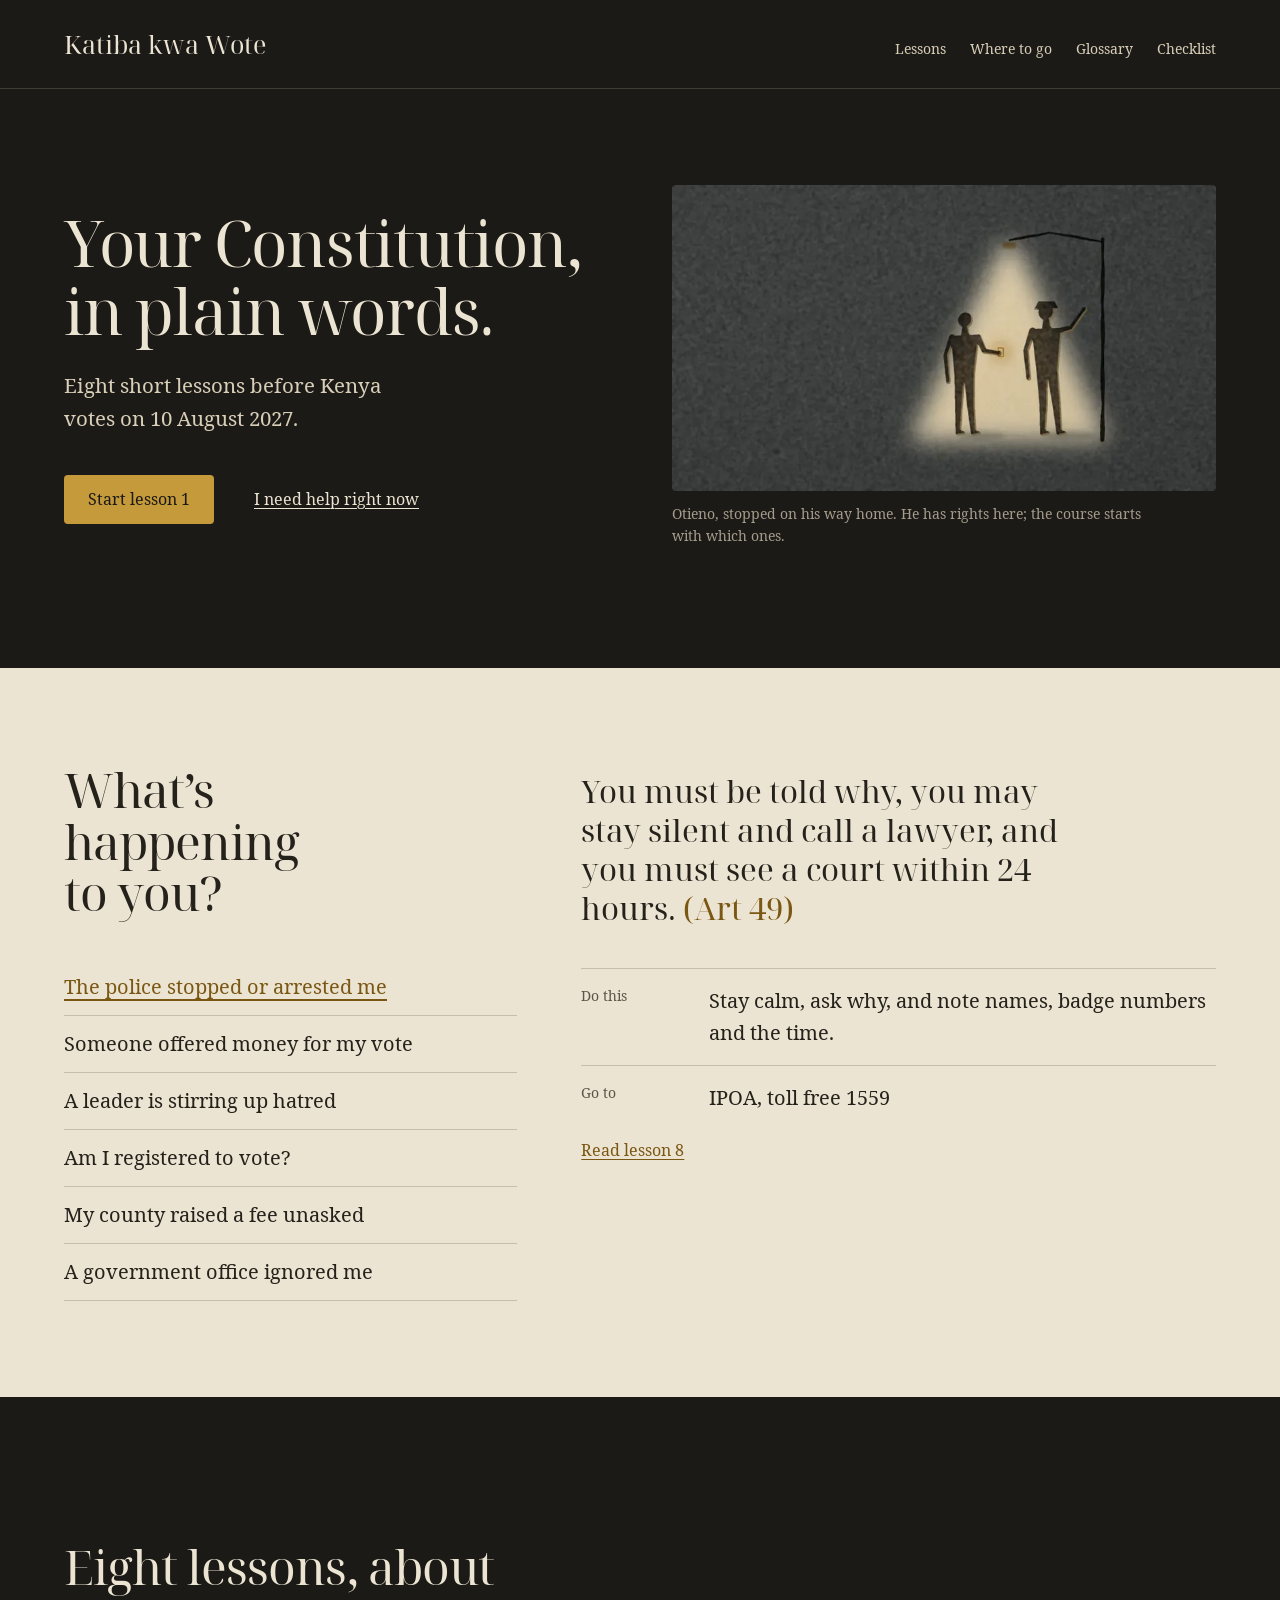
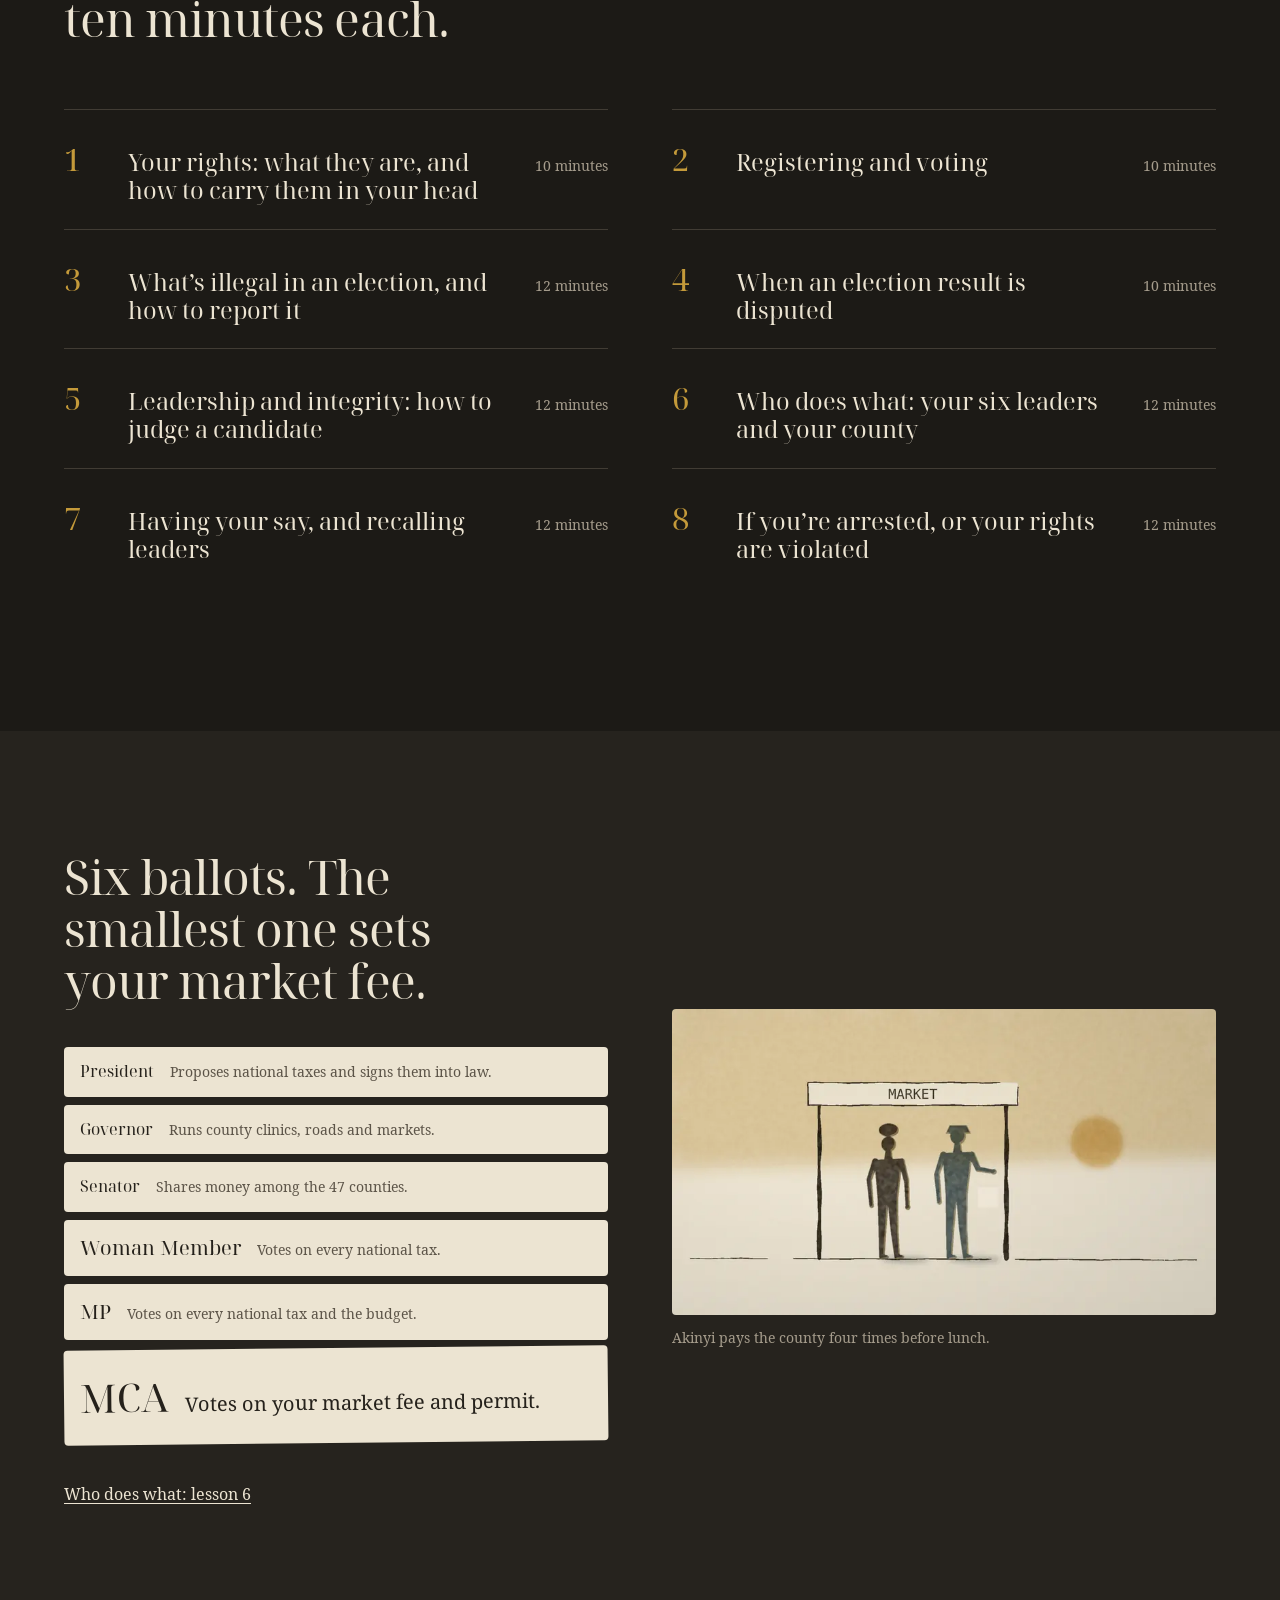
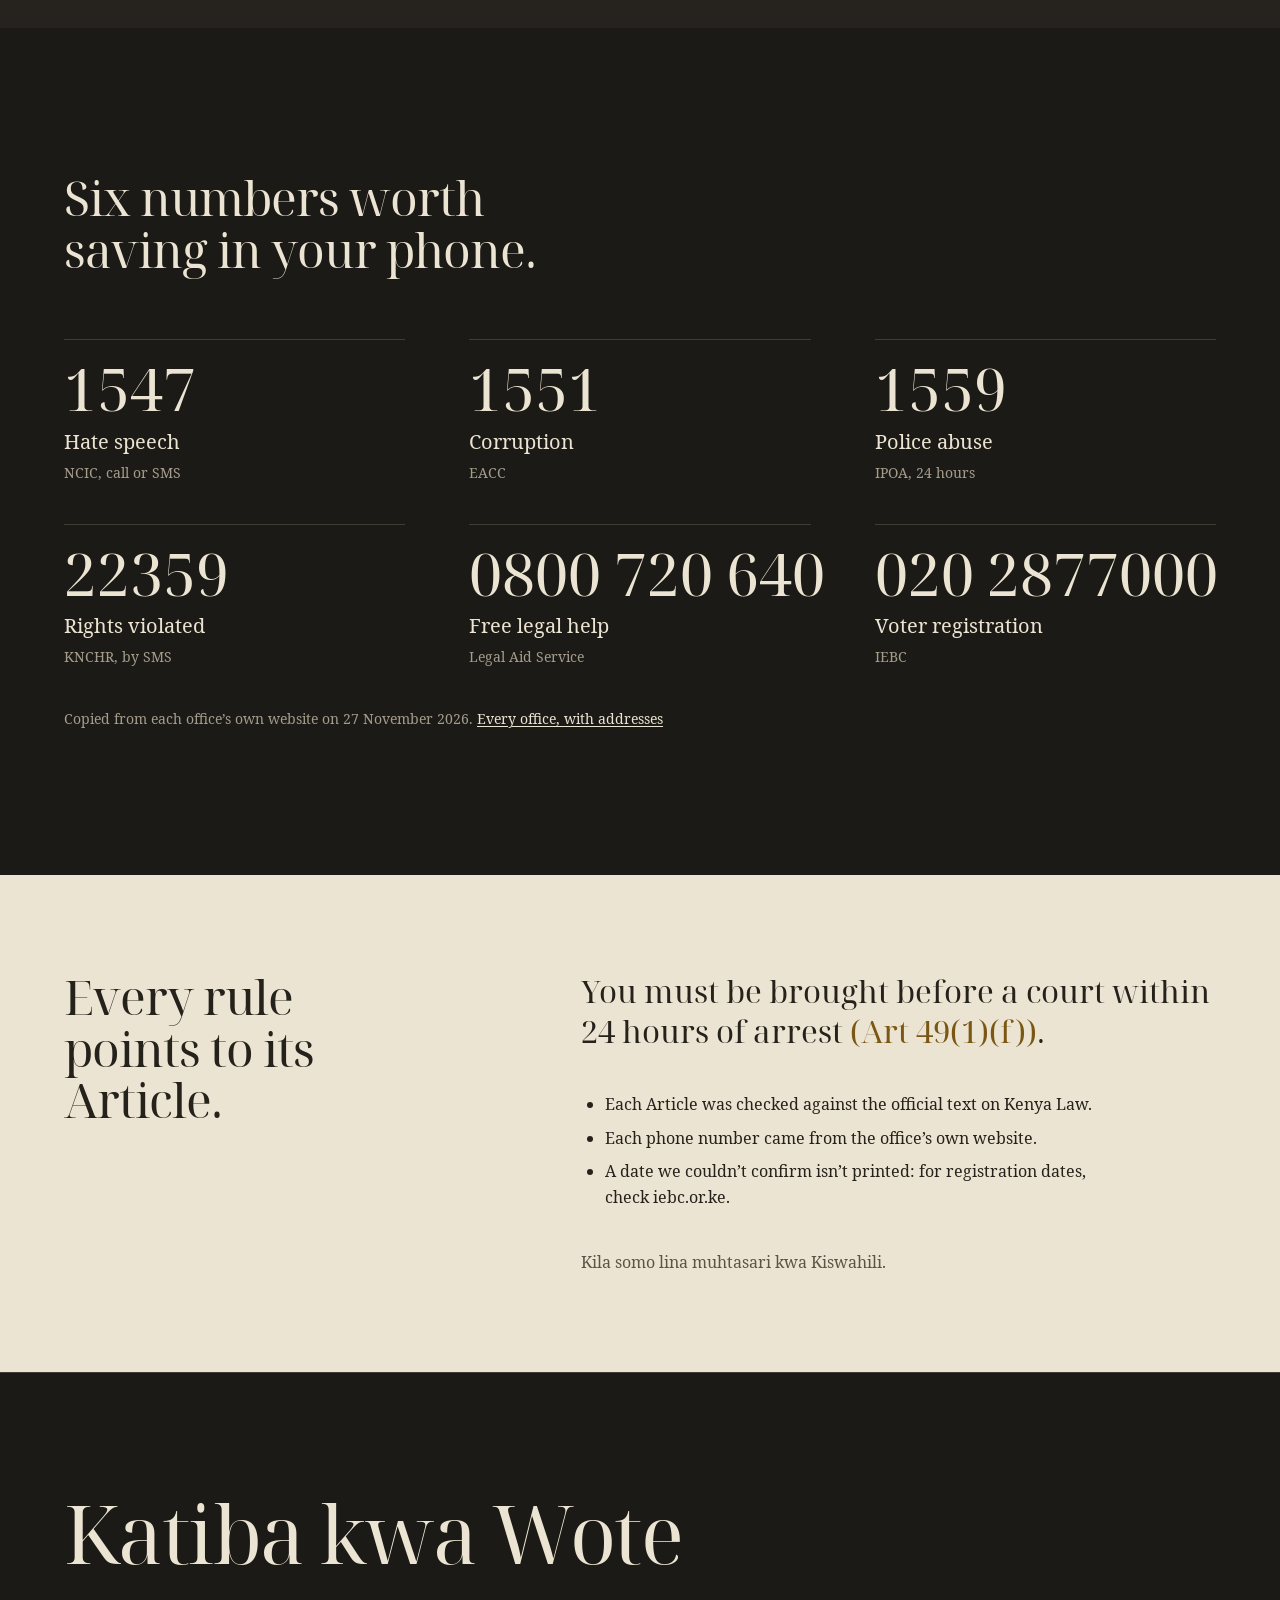
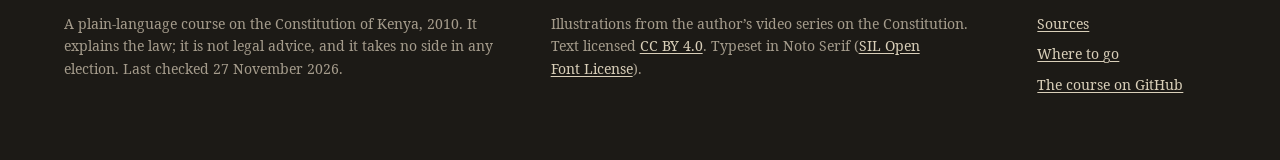
<file: docs/index.html>
<!doctype html>
<html lang="en">
<head>
<meta charset="utf-8">
<meta name="viewport" content="width=device-width, initial-scale=1">
<title>Katiba kwa Wote: the Constitution of Kenya in plain words</title>
<meta name="description" content="A free, plain-language course on the Constitution of Kenya, 2010, for ordinary Kenyans before the 2027 general election: your rights, voting, election offences, leaders and what to do if arrested.">
<link rel="preload" href="assets/fonts/NotoSerif-Regular.woff2" as="font" type="font/woff2" crossorigin>
<link rel="stylesheet" href="assets/site.css">
</head>
<body>
<a class="skip" href="#main">Skip to the content</a>
<header class="masthead">
  <nav class="container nav" aria-label="Main">
    <a class="wordmark" href="index.html">Katiba kwa Wote</a>
    <ul><li><a href="index.html#lessons">Lessons</a></li><li><a href="where-to-go.html">Where to go</a></li><li><a href="glossary.html">Glossary</a></li><li><a href="checklist.html">Checklist</a></li></ul>
  </nav>
</header>
<main id="main">

<section class="hero container">
  <div class="hero-text">
    <h1>Your Constitution, in plain words.</h1>
    <p class="lede">Eight short lessons before Kenya votes on 10 August 2027.</p>
    <p class="hero-actions"><a class="button" href="lessons/01-your-rights.html">Start lesson 1</a>
    <a class="quiet-link" href="#help">I need help right now</a></p>
  </div>
  <figure class="hero-art">
    <img src="assets/img/01_otieno-roadside-1600.webp" srcset="assets/img/01_otieno-roadside-800.webp 800w, assets/img/01_otieno-roadside-1600.webp 1600w" sizes="(min-width: 60rem) 60vw, 100vw" width="1600" height="900" alt="At night, under a street lamp, a police officer stops a man walking home." fetchpriority="high">
    <figcaption>Otieno, stopped on his way home. He has rights here; the course starts with which ones.</figcaption>
  </figure>
</section>

<section class="finder" id="help" aria-labelledby="finder-h">
  <div class="sheet-band">
    <div class="container finder-grid">
      <div class="finder-ask">
        <h2 id="finder-h">What’s happening to you?</h2>
        <ul class="finder-tabs" role="list"><li><button type="button" class="finder-tab" id="tab-police" aria-controls="ans-police" aria-pressed="false">The police stopped or arrested me</button></li><li><button type="button" class="finder-tab" id="tab-vote" aria-controls="ans-vote" aria-pressed="false">Someone offered money for my vote</button></li><li><button type="button" class="finder-tab" id="tab-hate" aria-controls="ans-hate" aria-pressed="false">A leader is stirring up hatred</button></li><li><button type="button" class="finder-tab" id="tab-register" aria-controls="ans-register" aria-pressed="false">Am I registered to vote?</button></li><li><button type="button" class="finder-tab" id="tab-fee" aria-controls="ans-fee" aria-pressed="false">My county raised a fee unasked</button></li><li><button type="button" class="finder-tab" id="tab-office" aria-controls="ans-office" aria-pressed="false">A government office ignored me</button></li></ul>
      </div>
      <div class="finder-answers">
      <section class="finder-answer" id="ans-police" aria-labelledby="tab-police">
        <h3>The police stopped or arrested me</h3>
        <p class="finder-law">You must be told why, you may stay silent and call a lawyer, and you must see a court within 24 hours. <cite class="law">(Art 49)</cite></p>
        <dl>
          <div><dt>Do this</dt><dd>Stay calm, ask why, and note names, badge numbers and the time.</dd></div>
          <div><dt>Go to</dt><dd>IPOA, toll free 1559</dd></div>
        </dl>
        <a class="finder-more" href="lessons/08-arrested-or-rights-violated.html">Read lesson 8</a>
      </section>
      <section class="finder-answer" id="ans-vote" aria-labelledby="tab-vote">
        <h3>Someone offered money for my vote</h3>
        <p class="finder-law">Giving and taking a bribe for a vote are both crimes: up to KES 2 million, six years in prison, or both. <cite class="law">(Election Offences Act, s.9)</cite></p>
        <dl>
          <div><dt>Do this</dt><dd>Refuse it, note who, where and when, and report it.</dd></div>
          <div><dt>Go to</dt><dd>IEBC, (020) 2877000, and the police</dd></div>
        </dl>
        <a class="finder-more" href="lessons/03-election-crimes-and-reporting.html">Read lesson 3</a>
      </section>
      <section class="finder-answer" id="ans-hate" aria-labelledby="tab-hate">
        <h3>A leader is stirring up hatred</h3>
        <p class="finder-law">Hate speech and incitement to violence are not protected by freedom of expression. <cite class="law">(Art 33(2))</cite></p>
        <dl>
          <div><dt>Do this</dt><dd>Don’t forward it. Take a screenshot and report it.</dd></div>
          <div><dt>Go to</dt><dd>NCIC, toll free or SMS 1547</dd></div>
        </dl>
        <a class="finder-more" href="lessons/03-election-crimes-and-reporting.html">Read lesson 3</a>
      </section>
      <section class="finder-answer" id="ans-register" aria-labelledby="tab-register">
        <h3>Am I registered to vote?</h3>
        <p class="finder-law">Every adult citizen has the right to be registered, at one registration centre only. <cite class="law">(Art 38(3), 83)</cite></p>
        <dl>
          <div><dt>Do this</dt><dd>Check your details at verify.iebc.or.ke with your ID number and year of birth.</dd></div>
          <div><dt>Go to</dt><dd>Your IEBC constituency office</dd></div>
        </dl>
        <a class="finder-more" href="lessons/02-registering-and-voting.html">Read lesson 2</a>
      </section>
      <section class="finder-answer" id="ans-fee" aria-labelledby="tab-fee">
        <h3>My county raised a fee unasked</h3>
        <p class="finder-law">County assemblies must let the public take part in their business, including fees and budgets. <cite class="law">(Art 196)</cite></p>
        <dl>
          <div><dt>Do this</dt><dd>Ask for the county Finance Bill, and put your objection in writing.</dd></div>
          <div><dt>Go to</dt><dd>Your MCA and your county assembly</dd></div>
        </dl>
        <a class="finder-more" href="lessons/07-public-participation-and-recall.html">Read lesson 7</a>
      </section>
      <section class="finder-answer" id="ans-office" aria-labelledby="tab-office">
        <h3>A government office ignored me</h3>
        <p class="finder-law">You have the right to administrative action that is fast, lawful, reasonable and fair. <cite class="law">(Art 47)</cite></p>
        <dl>
          <div><dt>Do this</dt><dd>Write down what happened and when, and keep copies of what you sent.</dd></div>
          <div><dt>Go to</dt><dd>The Ombudsman, toll free 0800 221 349</dd></div>
        </dl>
        <a class="finder-more" href="lessons/07-public-participation-and-recall.html">Read lesson 7</a>
      </section>
      </div>
    </div>
  </div>
</section>

<section class="contents container" id="lessons" aria-labelledby="lessons-h">
  <h2 id="lessons-h">Eight lessons, about ten minutes each.</h2>
  <ol class="rows">
        <li><a href="lessons/01-your-rights.html">
          <span class="row-num">1</span>
          <span class="row-title">Your rights: what they are, and how to carry them in your head</span>
          <span class="row-meta">10 minutes</span>
        </a></li>
        <li><a href="lessons/02-registering-and-voting.html">
          <span class="row-num">2</span>
          <span class="row-title">Registering and voting</span>
          <span class="row-meta">10 minutes</span>
        </a></li>
        <li><a href="lessons/03-election-crimes-and-reporting.html">
          <span class="row-num">3</span>
          <span class="row-title">What’s illegal in an election, and how to report it</span>
          <span class="row-meta">12 minutes</span>
        </a></li>
        <li><a href="lessons/04-election-disputes.html">
          <span class="row-num">4</span>
          <span class="row-title">When an election result is disputed</span>
          <span class="row-meta">10 minutes</span>
        </a></li>
        <li><a href="lessons/05-leadership-and-integrity.html">
          <span class="row-num">5</span>
          <span class="row-title">Leadership and integrity: how to judge a candidate</span>
          <span class="row-meta">12 minutes</span>
        </a></li>
        <li><a href="lessons/06-who-does-what.html">
          <span class="row-num">6</span>
          <span class="row-title">Who does what: your six leaders and your county</span>
          <span class="row-meta">12 minutes</span>
        </a></li>
        <li><a href="lessons/07-public-participation-and-recall.html">
          <span class="row-num">7</span>
          <span class="row-title">Having your say, and recalling leaders</span>
          <span class="row-meta">12 minutes</span>
        </a></li>
        <li><a href="lessons/08-arrested-or-rights-violated.html">
          <span class="row-num">8</span>
          <span class="row-title">If you’re arrested, or your rights are violated</span>
          <span class="row-meta">12 minutes</span>
        </a></li>
  </ol>
</section>

<section class="ballots" aria-labelledby="ballots-h">
  <div class="container ballots-grid">
    <div class="ballots-text">
      <h2 id="ballots-h">Six ballots. The smallest one sets your market fee.</h2>
      <ol class="ballot-stack"><li class="ballot ballot-1"><strong>President</strong><span>Proposes national taxes and signs them into law.</span></li><li class="ballot ballot-2"><strong>Governor</strong><span>Runs county clinics, roads and markets.</span></li><li class="ballot ballot-3"><strong>Senator</strong><span>Shares money among the 47 counties.</span></li><li class="ballot ballot-4"><strong>Woman Member</strong><span>Votes on every national tax.</span></li><li class="ballot ballot-5"><strong>MP</strong><span>Votes on every national tax and the budget.</span></li><li class="ballot ballot-6"><strong>MCA</strong><span>Votes on your market fee and permit.</span></li></ol>
      <a class="quiet-link" href="lessons/06-who-does-what.html">Who does what: lesson 6</a>
    </div>
    <figure class="ballots-art">
      <img src="assets/img/17_market-gate-dawn-1600.webp" srcset="assets/img/17_market-gate-dawn-800.webp 800w, assets/img/17_market-gate-dawn-1600.webp 1600w" sizes="(min-width: 60rem) 60vw, 100vw" width="1600" height="900" alt="At dawn, a trader pays the market gate fee to a county askari." loading="lazy">
      <figcaption>Akinyi pays the county four times before lunch.</figcaption>
    </figure>
  </div>
</section>

<section class="hotlines container" aria-labelledby="hot-h">
  <h2 id="hot-h">Six numbers worth saving in your phone.</h2>
  <ul class="hot-list"><li><span class="hot-num">1547</span><span class="hot-what">Hate speech</span><span class="hot-who">NCIC, call or SMS</span></li><li><span class="hot-num">1551</span><span class="hot-what">Corruption</span><span class="hot-who">EACC</span></li><li><span class="hot-num">1559</span><span class="hot-what">Police abuse</span><span class="hot-who">IPOA, 24 hours</span></li><li><span class="hot-num">22359</span><span class="hot-what">Rights violated</span><span class="hot-who">KNCHR, by SMS</span></li><li><span class="hot-num">0800 720 640</span><span class="hot-what">Free legal help</span><span class="hot-who">Legal Aid Service</span></li><li><span class="hot-num">020 2877000</span><span class="hot-what">Voter registration</span><span class="hot-who">IEBC</span></li></ul>
  <p class="hot-note">Copied from each office’s own website on 27 November 2026. <a href="where-to-go.html">Every office, with addresses</a></p>
</section>

<section class="checked" aria-labelledby="checked-h">
  <div class="sheet-band">
    <div class="container checked-grid">
      <h2 id="checked-h">Every rule points to its Article.</h2>
      <blockquote class="specimen"><p>You must be brought before a court within 24 hours of arrest <cite class="law">(Art 49(1)(f))</cite>.</p></blockquote>
      <ul class="checked-list">
        <li>Each Article was checked against the official text on Kenya Law.</li>
        <li>Each phone number came from the office’s own website.</li>
        <li>A date we couldn’t confirm isn’t printed: for registration dates, check iebc.or.ke.</li>
      </ul>
      <p class="checked-sw" lang="sw">Kila somo lina muhtasari kwa Kiswahili.</p>
    </div>
  </div>
</section>
<script>
(() => {
  const tabs = [...document.querySelectorAll('.finder-tab')];
  const panels = [...document.querySelectorAll('.finder-answer')];
  if (!tabs.length) return;
  document.documentElement.classList.add('js');
  const show = (tab) => {
    tabs.forEach((t) => t.setAttribute('aria-pressed', String(t === tab)));
    panels.forEach((p) => { p.hidden = p.id !== tab.getAttribute('aria-controls'); });
  };
  const still = matchMedia('(prefers-reduced-motion: reduce)');
  tabs.forEach((t) => t.addEventListener('click', () => {
    show(t);
    const panel = document.getElementById(t.getAttribute('aria-controls'));
    if (panel.getBoundingClientRect().top > innerHeight * 0.75) {
      panel.scrollIntoView({ block: 'start', behavior: still.matches ? 'auto' : 'smooth' });
    }
  }));
  show(tabs[0]);
})();
</script>
</main>
<footer class="colophon">
  <div class="container">
    <p class="colophon-mark"><a href="index.html">Katiba kwa Wote</a></p>
    <div class="colophon-grid">
      <p>A plain-language course on the Constitution of Kenya, 2010. It explains the law; it is not legal advice,
      and it takes no side in any election. Last checked 27 November 2026.</p>
      <p>Illustrations from the author’s video series on the Constitution. Text licensed
      <a href="https://github.com/sagebeme/katiba-kwa-wote/blob/main/LICENSE" rel="noopener">CC BY 4.0</a>. Typeset in Noto Serif
      (<a href="assets/fonts/OFL.txt">SIL Open Font License</a>).</p>
      <ul class="colophon-links">
        <li><a href="sources.html">Sources</a></li>
        <li><a href="where-to-go.html">Where to go</a></li>
        <li><a href="https://github.com/sagebeme/katiba-kwa-wote" rel="noopener">The course on GitHub</a></li>
      </ul>
    </div>
  </div>
</footer>
</body>
</html>
</file>
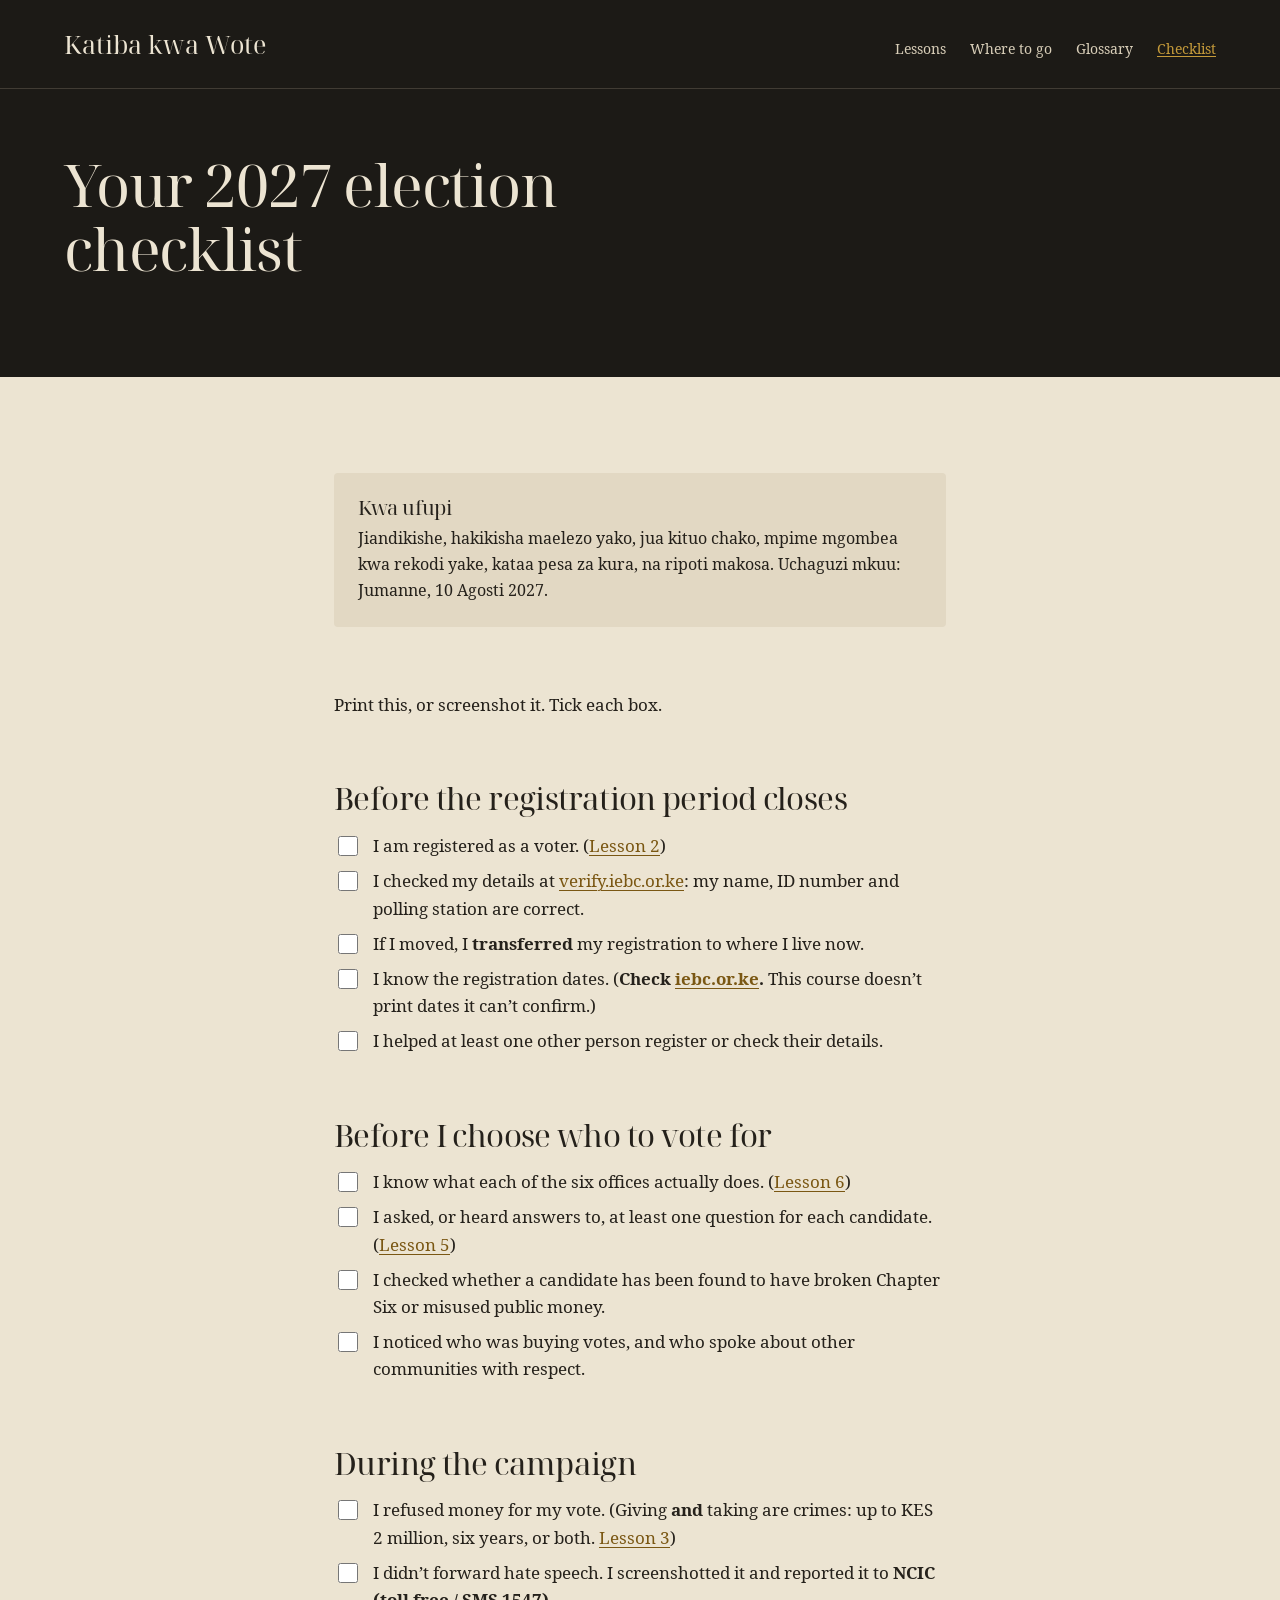
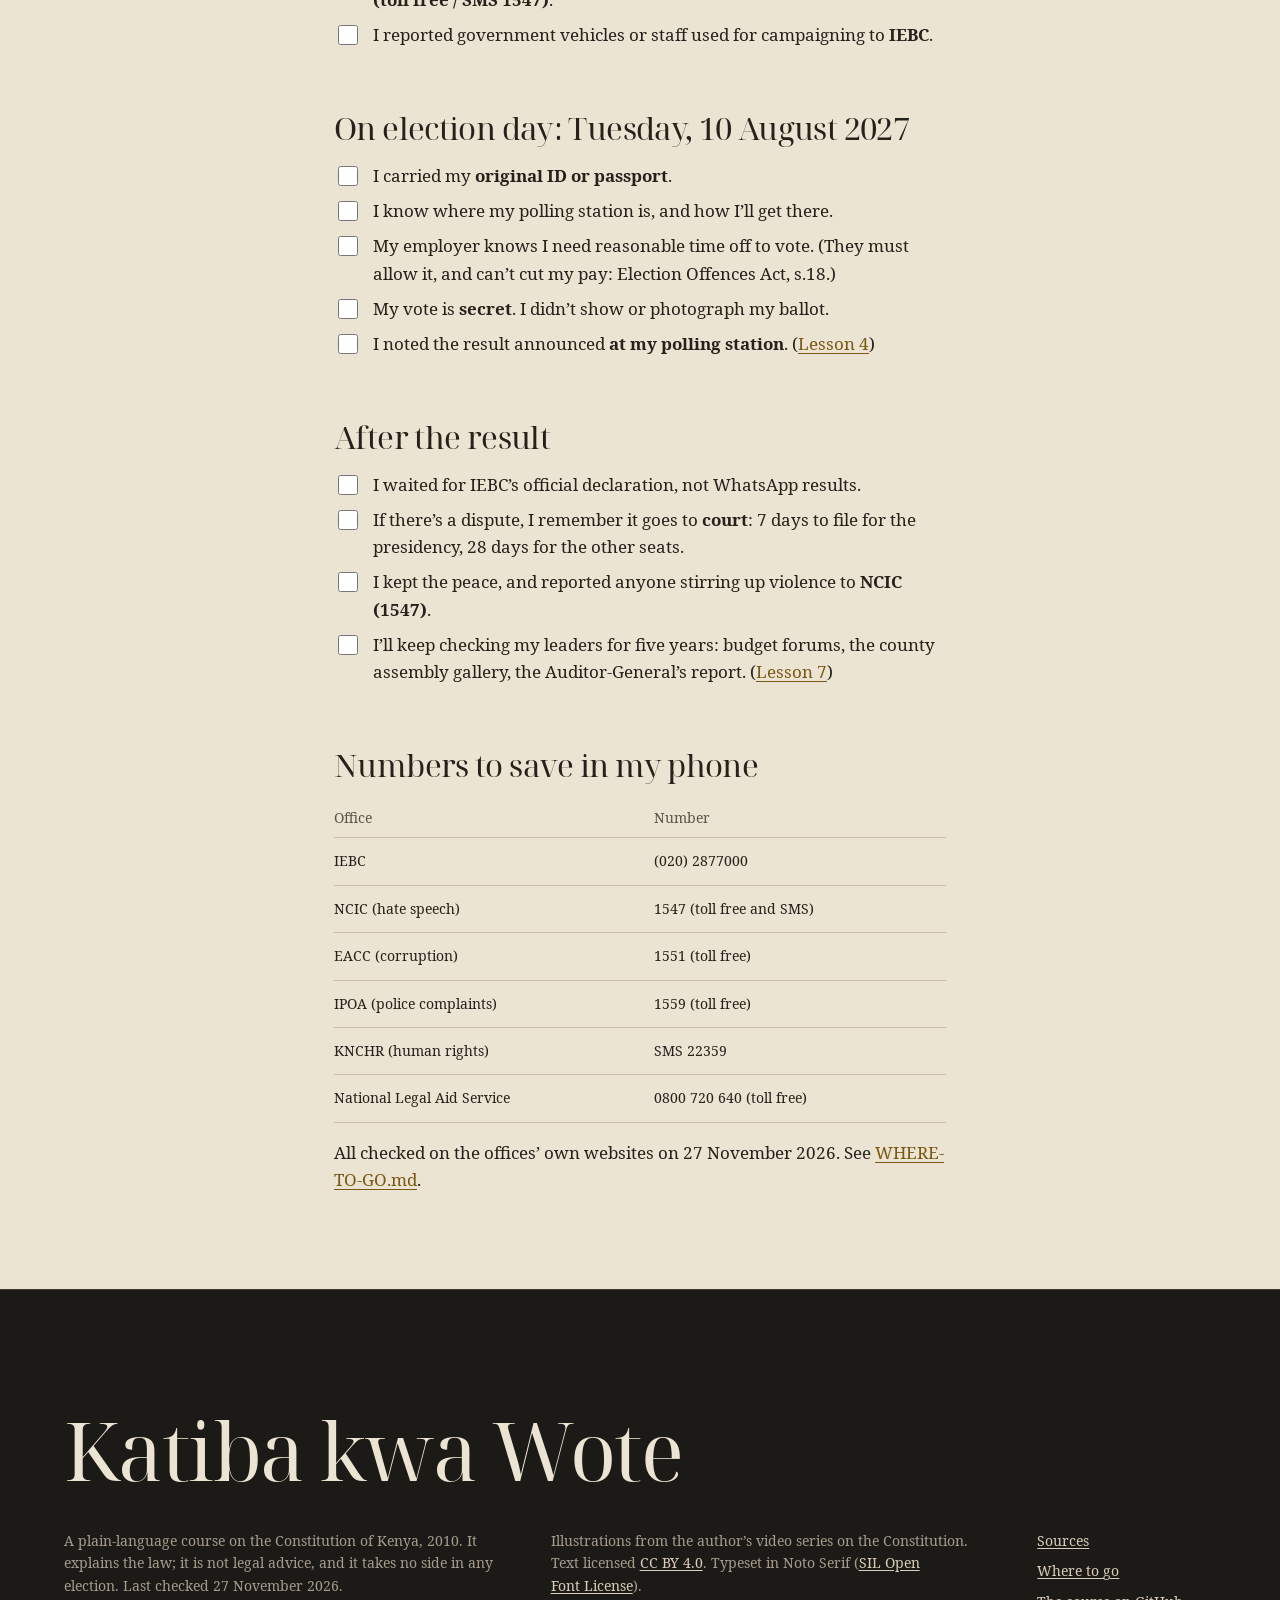
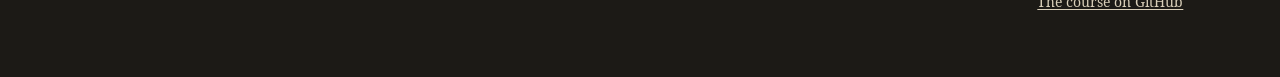
<file: docs/checklist.html>
<!doctype html>
<html lang="en">
<head>
<meta charset="utf-8">
<meta name="viewport" content="width=device-width, initial-scale=1">
<title>Your 2027 election checklist | Katiba kwa Wote</title>
<meta name="description" content="Your 2027 election checklist: part of a plain-language course on the Constitution of Kenya.">
<link rel="preload" href="assets/fonts/NotoSerif-Regular.woff2" as="font" type="font/woff2" crossorigin>
<link rel="stylesheet" href="assets/site.css">
</head>
<body>
<a class="skip" href="#main">Skip to the content</a>
<header class="masthead">
  <nav class="container nav" aria-label="Main">
    <a class="wordmark" href="index.html">Katiba kwa Wote</a>
    <ul><li><a href="index.html#lessons">Lessons</a></li><li><a href="where-to-go.html">Where to go</a></li><li><a href="glossary.html">Glossary</a></li><li><a href="checklist.html" aria-current=page>Checklist</a></li></ul>
  </nav>
</header>
<main id="main">

<article class="doc">
  <header class="doc-head container"><h1>Your 2027 election checklist</h1></header>
  <div class="sheet">
    <div class="sheet-inner">
      <aside class="sw" lang="sw"><h2>Kwa ufupi</h2><p>Jiandikishe, hakikisha maelezo yako, jua kituo chako, mpime mgombea kwa rekodi yake,
kataa pesa za kura, na ripoti makosa. Uchaguzi mkuu: Jumanne, 10 Agosti 2027.</p></aside>
      <div class="prose"><p>Print this, or screenshot it. Tick each box.</p>

<h2>Before the registration period closes</h2>
<ul>
<li class="task"><label><input type="checkbox"> <span>I am registered as a voter. (<a href="lessons/02-registering-and-voting.html">Lesson 2</a>)</span></label></li>
<li class="task"><label><input type="checkbox"> <span>I checked my details at <a href="https://verify.iebc.or.ke" rel="noopener">verify.iebc.or.ke</a>: my name, ID number and polling station
      are correct.</span></label></li>
<li class="task"><label><input type="checkbox"> <span>If I moved, I <strong>transferred</strong> my registration to where I live now.</span></label></li>
<li class="task"><label><input type="checkbox"> <span>I know the registration dates. (<strong>Check <a href="https://www.iebc.or.ke" rel="noopener">iebc.or.ke</a>.</strong> This course doesn&rsquo;t print
      dates it can&rsquo;t confirm.)</span></label></li>
<li class="task"><label><input type="checkbox"> <span>I helped at least one other person register or check their details.</span></label></li>
</ul>
<h2>Before I choose who to vote for</h2>
<ul>
<li class="task"><label><input type="checkbox"> <span>I know what each of the six offices actually does. (<a href="lessons/06-who-does-what.html">Lesson 6</a>)</span></label></li>
<li class="task"><label><input type="checkbox"> <span>I asked, or heard answers to, at least one question for each candidate. (<a href="lessons/05-leadership-and-integrity.html">Lesson 5</a>)</span></label></li>
<li class="task"><label><input type="checkbox"> <span>I checked whether a candidate has been found to have broken Chapter Six or misused public money.</span></label></li>
<li class="task"><label><input type="checkbox"> <span>I noticed who was buying votes, and who spoke about other communities with respect.</span></label></li>
</ul>
<h2>During the campaign</h2>
<ul>
<li class="task"><label><input type="checkbox"> <span>I refused money for my vote. (Giving <strong>and</strong> taking are crimes: up to KES 2 million, six years, or both.
      <a href="lessons/03-election-crimes-and-reporting.html">Lesson 3</a>)</span></label></li>
<li class="task"><label><input type="checkbox"> <span>I didn&rsquo;t forward hate speech. I screenshotted it and reported it to <strong>NCIC (toll free / SMS 1547)</strong>.</span></label></li>
<li class="task"><label><input type="checkbox"> <span>I reported government vehicles or staff used for campaigning to <strong>IEBC</strong>.</span></label></li>
</ul>
<h2>On election day: Tuesday, 10 August 2027</h2>
<ul>
<li class="task"><label><input type="checkbox"> <span>I carried my <strong>original ID or passport</strong>.</span></label></li>
<li class="task"><label><input type="checkbox"> <span>I know where my polling station is, and how I&rsquo;ll get there.</span></label></li>
<li class="task"><label><input type="checkbox"> <span>My employer knows I need reasonable time off to vote. (They must allow it, and can&rsquo;t cut my pay: Election
      Offences Act, s.18.)</span></label></li>
<li class="task"><label><input type="checkbox"> <span>My vote is <strong>secret</strong>. I didn&rsquo;t show or photograph my ballot.</span></label></li>
<li class="task"><label><input type="checkbox"> <span>I noted the result announced <strong>at my polling station</strong>. (<a href="lessons/04-election-disputes.html">Lesson 4</a>)</span></label></li>
</ul>
<h2>After the result</h2>
<ul>
<li class="task"><label><input type="checkbox"> <span>I waited for IEBC&rsquo;s official declaration, not WhatsApp results.</span></label></li>
<li class="task"><label><input type="checkbox"> <span>If there&rsquo;s a dispute, I remember it goes to <strong>court</strong>: 7 days to file for the presidency, 28 days for the
      other seats.</span></label></li>
<li class="task"><label><input type="checkbox"> <span>I kept the peace, and reported anyone stirring up violence to <strong>NCIC (1547)</strong>.</span></label></li>
<li class="task"><label><input type="checkbox"> <span>I&rsquo;ll keep checking my leaders for five years: budget forums, the county assembly gallery, the Auditor-General&rsquo;s
      report. (<a href="lessons/07-public-participation-and-recall.html">Lesson 7</a>)</span></label></li>
</ul>
<h2>Numbers to save in my phone</h2>
<div class="table"><table>
<thead>
<tr>
<th>Office</th>
<th>Number</th>
</tr>
</thead>
<tbody>
<tr>
<td>IEBC</td>
<td>(020) 2877000</td>
</tr>
<tr>
<td>NCIC (hate speech)</td>
<td>1547 (toll free and SMS)</td>
</tr>
<tr>
<td>EACC (corruption)</td>
<td>1551 (toll free)</td>
</tr>
<tr>
<td>IPOA (police complaints)</td>
<td>1559 (toll free)</td>
</tr>
<tr>
<td>KNCHR (human rights)</td>
<td>SMS 22359</td>
</tr>
<tr>
<td>National Legal Aid Service</td>
<td>0800 720 640 (toll free)</td>
</tr>
</tbody>
</table></div>
<p>All checked on the offices&rsquo; own websites on 27 November 2026. See <a href="where-to-go.html">WHERE-TO-GO.md</a>.</p></div>
    </div>
  </div>
</article>
</main>
<footer class="colophon">
  <div class="container">
    <p class="colophon-mark"><a href="index.html">Katiba kwa Wote</a></p>
    <div class="colophon-grid">
      <p>A plain-language course on the Constitution of Kenya, 2010. It explains the law; it is not legal advice,
      and it takes no side in any election. Last checked 27 November 2026.</p>
      <p>Illustrations from the author’s video series on the Constitution. Text licensed
      <a href="https://github.com/sagebeme/katiba-kwa-wote/blob/main/LICENSE" rel="noopener">CC BY 4.0</a>. Typeset in Noto Serif
      (<a href="assets/fonts/OFL.txt">SIL Open Font License</a>).</p>
      <ul class="colophon-links">
        <li><a href="sources.html">Sources</a></li>
        <li><a href="where-to-go.html">Where to go</a></li>
        <li><a href="https://github.com/sagebeme/katiba-kwa-wote" rel="noopener">The course on GitHub</a></li>
      </ul>
    </div>
  </div>
</footer>
</body>
</html>
</file>
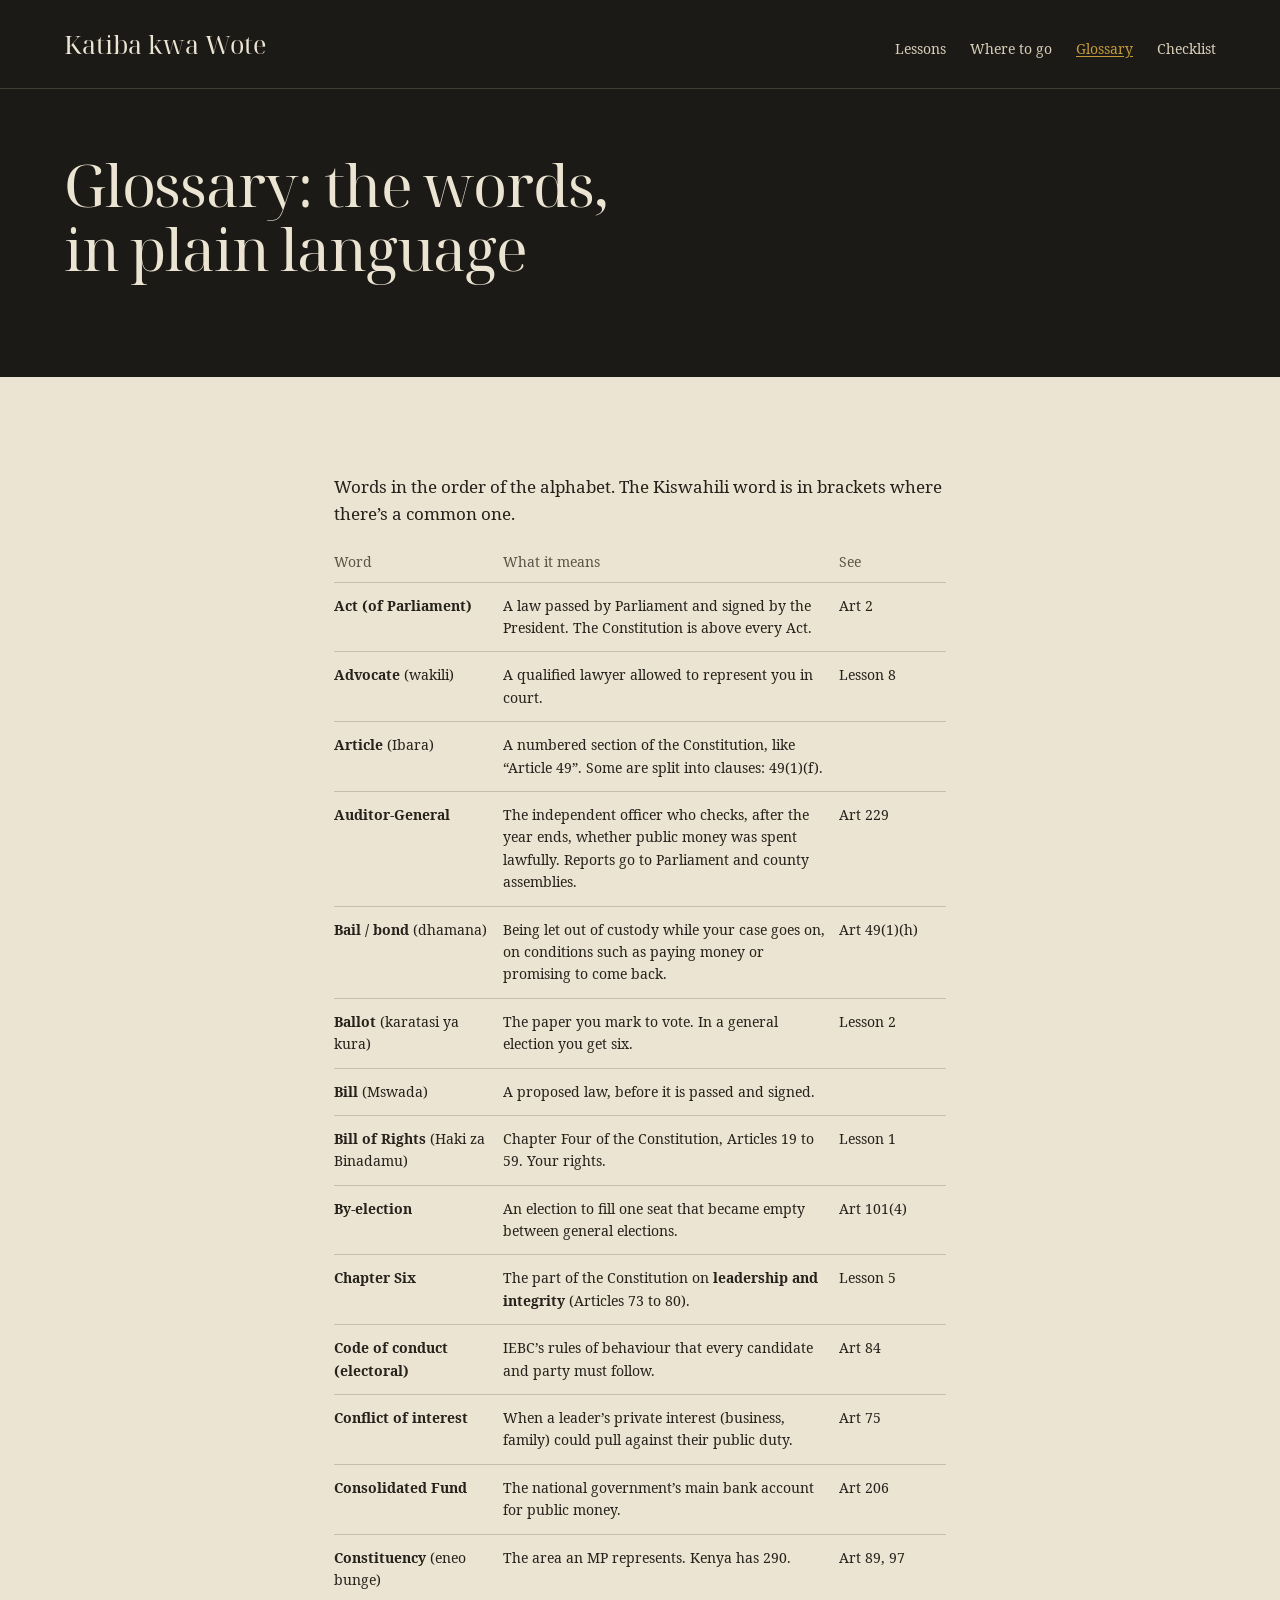
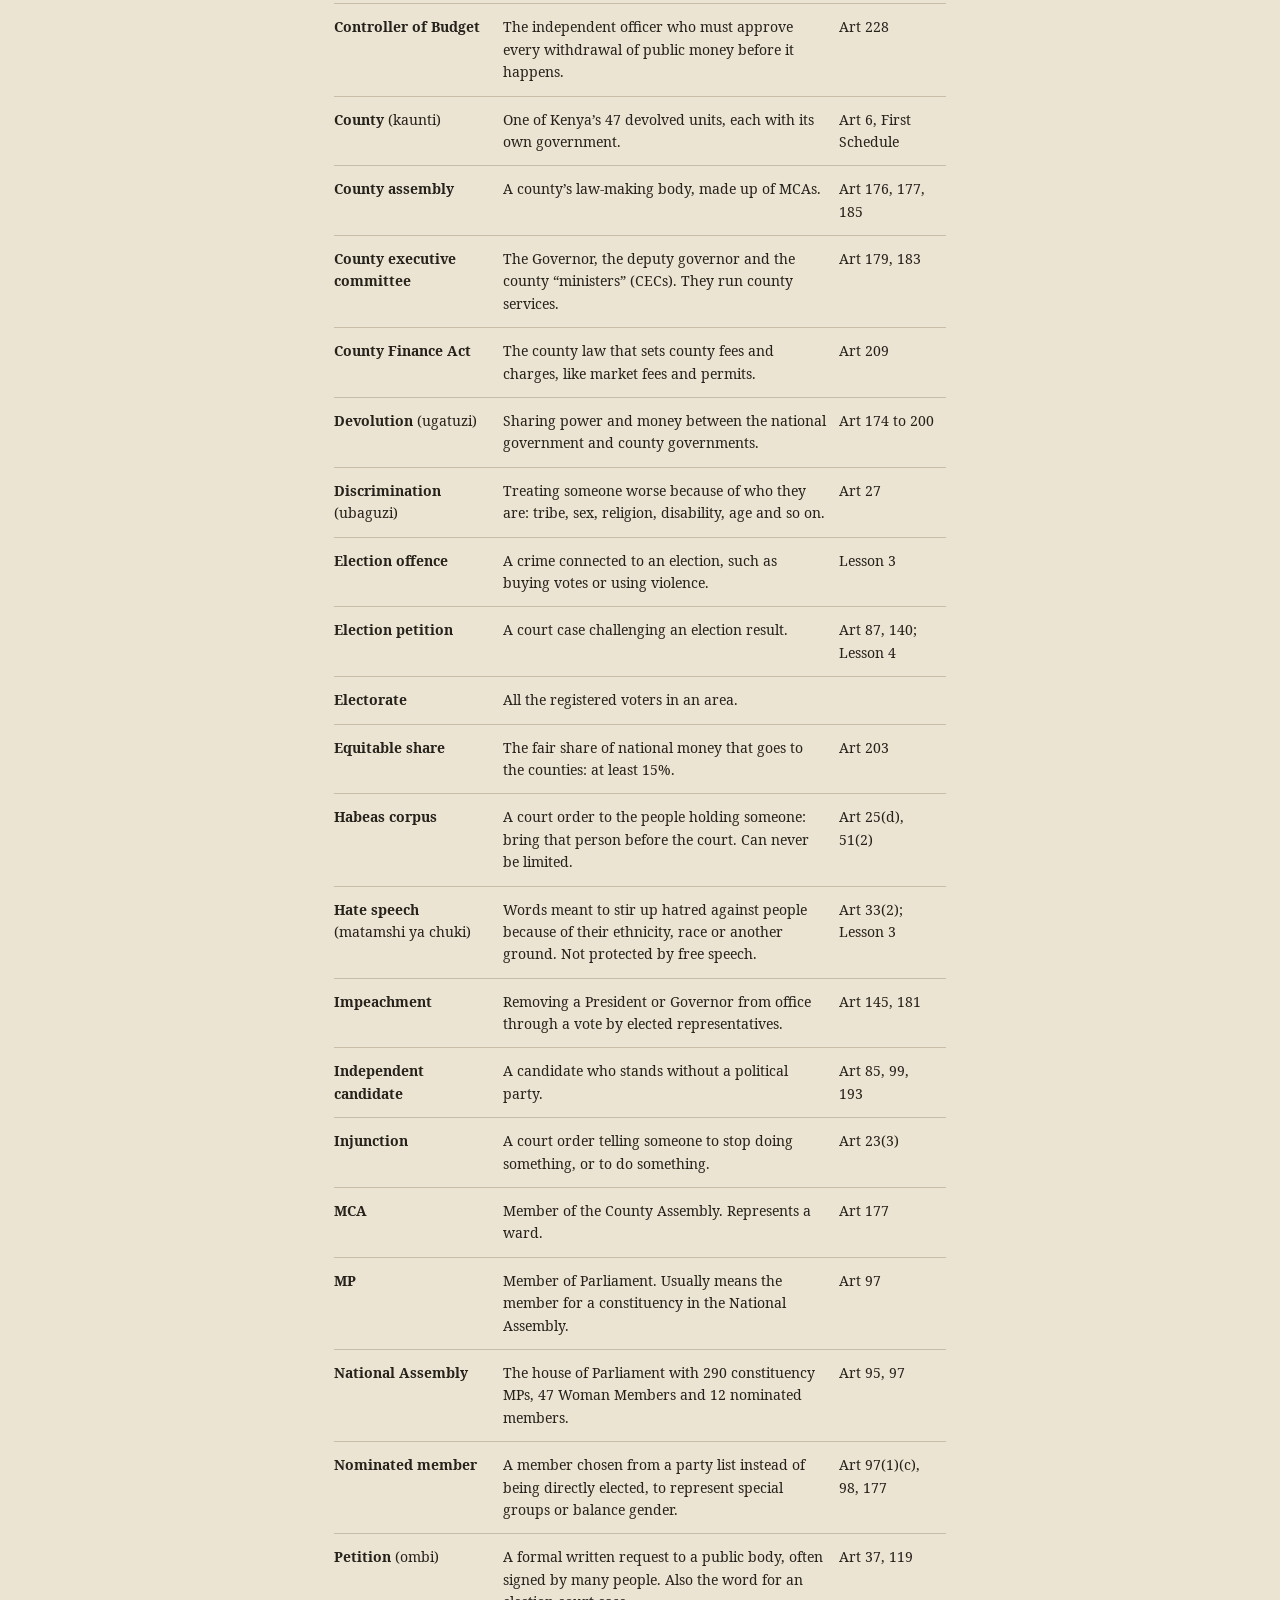
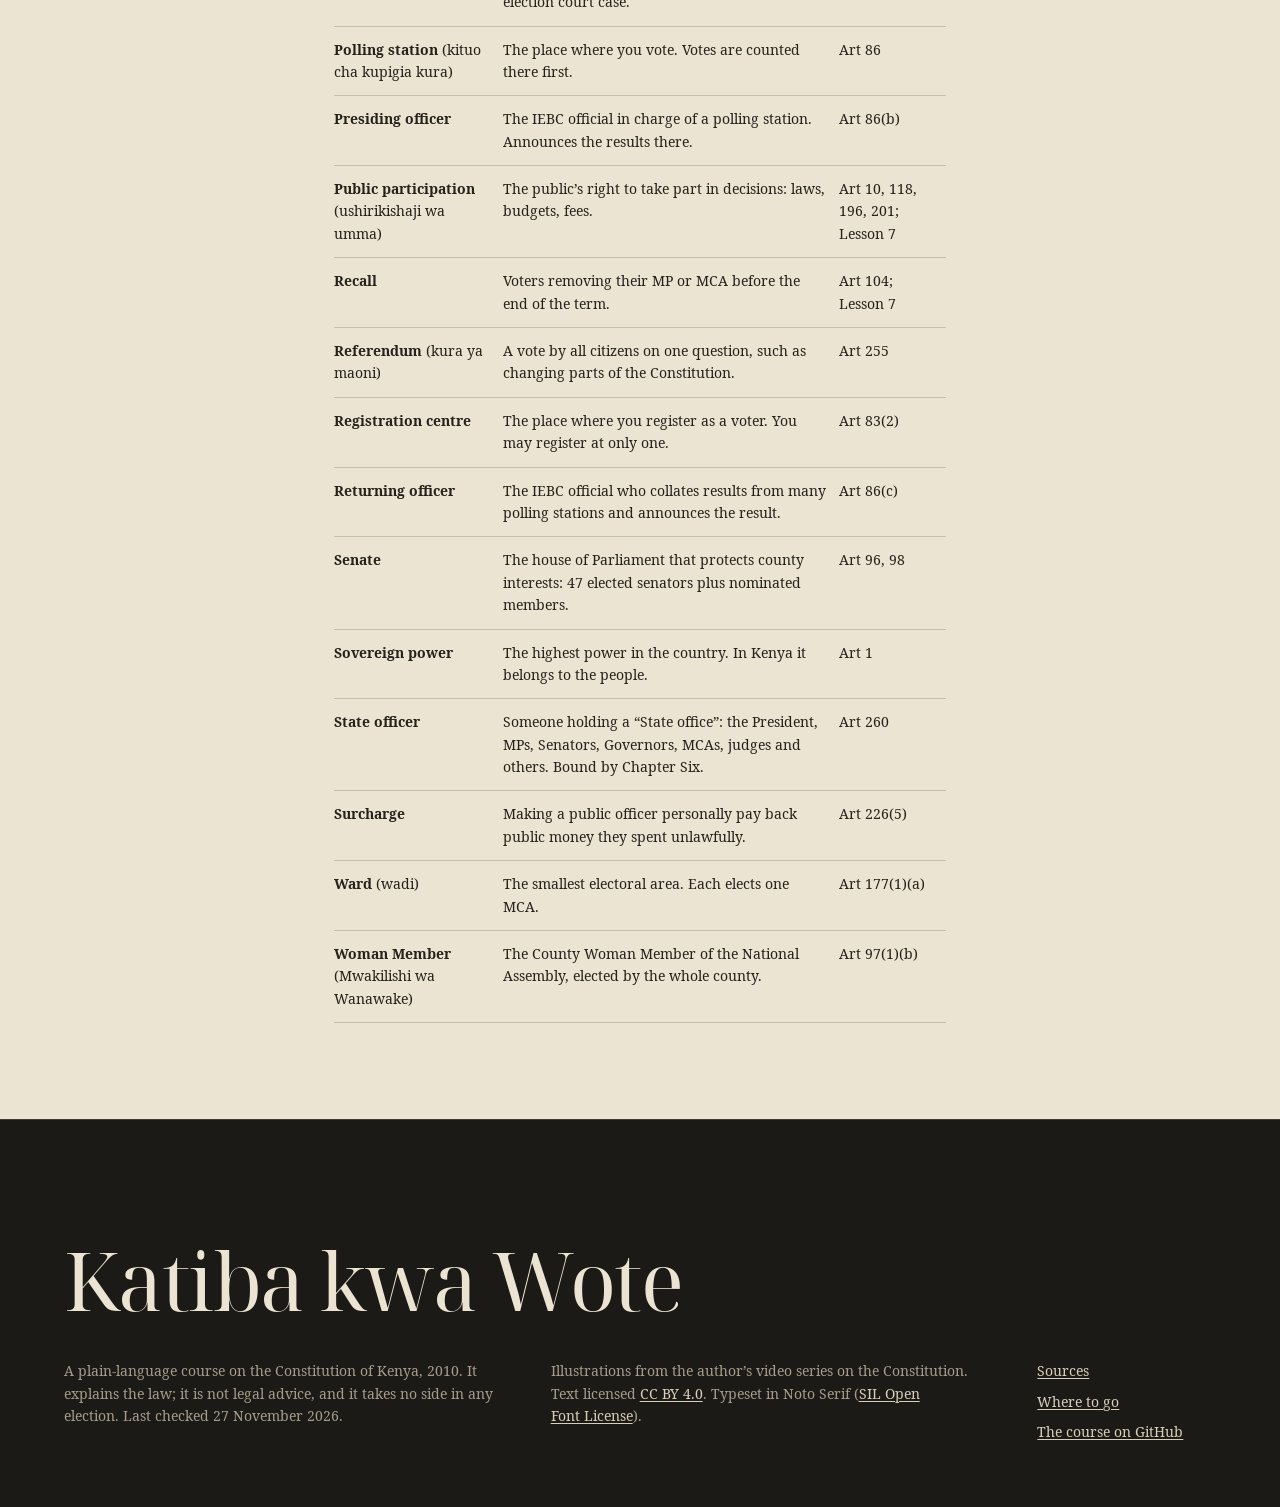
<file: docs/glossary.html>
<!doctype html>
<html lang="en">
<head>
<meta charset="utf-8">
<meta name="viewport" content="width=device-width, initial-scale=1">
<title>Glossary: the words, in plain language | Katiba kwa Wote</title>
<meta name="description" content="Glossary: the words, in plain language: part of a plain-language course on the Constitution of Kenya.">
<link rel="preload" href="assets/fonts/NotoSerif-Regular.woff2" as="font" type="font/woff2" crossorigin>
<link rel="stylesheet" href="assets/site.css">
</head>
<body>
<a class="skip" href="#main">Skip to the content</a>
<header class="masthead">
  <nav class="container nav" aria-label="Main">
    <a class="wordmark" href="index.html">Katiba kwa Wote</a>
    <ul><li><a href="index.html#lessons">Lessons</a></li><li><a href="where-to-go.html">Where to go</a></li><li><a href="glossary.html" aria-current=page>Glossary</a></li><li><a href="checklist.html">Checklist</a></li></ul>
  </nav>
</header>
<main id="main">

<article class="doc">
  <header class="doc-head container"><h1>Glossary: the words, in plain language</h1></header>
  <div class="sheet">
    <div class="sheet-inner">
      
      <div class="prose"><p>Words in the order of the alphabet. The Kiswahili word is in brackets where there&rsquo;s a common one.</p>
<div class="table"><table>
<thead>
<tr>
<th>Word</th>
<th>What it means</th>
<th>See</th>
</tr>
</thead>
<tbody>
<tr>
<td><strong>Act (of Parliament)</strong></td>
<td>A law passed by Parliament and signed by the President. The Constitution is above every Act.</td>
<td>Art 2</td>
</tr>
<tr>
<td><strong>Advocate</strong> (wakili)</td>
<td>A qualified lawyer allowed to represent you in court.</td>
<td>Lesson 8</td>
</tr>
<tr>
<td><strong>Article</strong> (Ibara)</td>
<td>A numbered section of the Constitution, like &ldquo;Article 49&rdquo;. Some are split into clauses: 49(1)(f).</td>
<td></td>
</tr>
<tr>
<td><strong>Auditor-General</strong></td>
<td>The independent officer who checks, after the year ends, whether public money was spent lawfully. Reports go to Parliament and county assemblies.</td>
<td>Art 229</td>
</tr>
<tr>
<td><strong>Bail / bond</strong> (dhamana)</td>
<td>Being let out of custody while your case goes on, on conditions such as paying money or promising to come back.</td>
<td>Art 49(1)(h)</td>
</tr>
<tr>
<td><strong>Ballot</strong> (karatasi ya kura)</td>
<td>The paper you mark to vote. In a general election you get six.</td>
<td>Lesson 2</td>
</tr>
<tr>
<td><strong>Bill</strong> (Mswada)</td>
<td>A proposed law, before it is passed and signed.</td>
<td></td>
</tr>
<tr>
<td><strong>Bill of Rights</strong> (Haki za Binadamu)</td>
<td>Chapter Four of the Constitution, Articles 19 to 59. Your rights.</td>
<td>Lesson 1</td>
</tr>
<tr>
<td><strong>By-election</strong></td>
<td>An election to fill one seat that became empty between general elections.</td>
<td>Art 101(4)</td>
</tr>
<tr>
<td><strong>Chapter Six</strong></td>
<td>The part of the Constitution on <strong>leadership and integrity</strong> (Articles 73 to 80).</td>
<td>Lesson 5</td>
</tr>
<tr>
<td><strong>Code of conduct (electoral)</strong></td>
<td>IEBC&rsquo;s rules of behaviour that every candidate and party must follow.</td>
<td>Art 84</td>
</tr>
<tr>
<td><strong>Conflict of interest</strong></td>
<td>When a leader&rsquo;s private interest (business, family) could pull against their public duty.</td>
<td>Art 75</td>
</tr>
<tr>
<td><strong>Consolidated Fund</strong></td>
<td>The national government&rsquo;s main bank account for public money.</td>
<td>Art 206</td>
</tr>
<tr>
<td><strong>Constituency</strong> (eneo bunge)</td>
<td>The area an MP represents. Kenya has 290.</td>
<td>Art 89, 97</td>
</tr>
<tr>
<td><strong>Controller of Budget</strong></td>
<td>The independent officer who must approve every withdrawal of public money before it happens.</td>
<td>Art 228</td>
</tr>
<tr>
<td><strong>County</strong> (kaunti)</td>
<td>One of Kenya&rsquo;s 47 devolved units, each with its own government.</td>
<td>Art 6, First Schedule</td>
</tr>
<tr>
<td><strong>County assembly</strong></td>
<td>A county&rsquo;s law-making body, made up of MCAs.</td>
<td>Art 176, 177, 185</td>
</tr>
<tr>
<td><strong>County executive committee</strong></td>
<td>The Governor, the deputy governor and the county &ldquo;ministers&rdquo; (CECs). They run county services.</td>
<td>Art 179, 183</td>
</tr>
<tr>
<td><strong>County Finance Act</strong></td>
<td>The county law that sets county fees and charges, like market fees and permits.</td>
<td>Art 209</td>
</tr>
<tr>
<td><strong>Devolution</strong> (ugatuzi)</td>
<td>Sharing power and money between the national government and county governments.</td>
<td>Art 174 to 200</td>
</tr>
<tr>
<td><strong>Discrimination</strong> (ubaguzi)</td>
<td>Treating someone worse because of who they are: tribe, sex, religion, disability, age and so on.</td>
<td>Art 27</td>
</tr>
<tr>
<td><strong>Election offence</strong></td>
<td>A crime connected to an election, such as buying votes or using violence.</td>
<td>Lesson 3</td>
</tr>
<tr>
<td><strong>Election petition</strong></td>
<td>A court case challenging an election result.</td>
<td>Art 87, 140; Lesson 4</td>
</tr>
<tr>
<td><strong>Electorate</strong></td>
<td>All the registered voters in an area.</td>
<td></td>
</tr>
<tr>
<td><strong>Equitable share</strong></td>
<td>The fair share of national money that goes to the counties: at least 15%.</td>
<td>Art 203</td>
</tr>
<tr>
<td><strong>Habeas corpus</strong></td>
<td>A court order to the people holding someone: bring that person before the court. Can never be limited.</td>
<td>Art 25(d), 51(2)</td>
</tr>
<tr>
<td><strong>Hate speech</strong> (matamshi ya chuki)</td>
<td>Words meant to stir up hatred against people because of their ethnicity, race or another ground. Not protected by free speech.</td>
<td>Art 33(2); Lesson 3</td>
</tr>
<tr>
<td><strong>Impeachment</strong></td>
<td>Removing a President or Governor from office through a vote by elected representatives.</td>
<td>Art 145, 181</td>
</tr>
<tr>
<td><strong>Independent candidate</strong></td>
<td>A candidate who stands without a political party.</td>
<td>Art 85, 99, 193</td>
</tr>
<tr>
<td><strong>Injunction</strong></td>
<td>A court order telling someone to stop doing something, or to do something.</td>
<td>Art 23(3)</td>
</tr>
<tr>
<td><strong>MCA</strong></td>
<td>Member of the County Assembly. Represents a ward.</td>
<td>Art 177</td>
</tr>
<tr>
<td><strong>MP</strong></td>
<td>Member of Parliament. Usually means the member for a constituency in the National Assembly.</td>
<td>Art 97</td>
</tr>
<tr>
<td><strong>National Assembly</strong></td>
<td>The house of Parliament with 290 constituency MPs, 47 Woman Members and 12 nominated members.</td>
<td>Art 95, 97</td>
</tr>
<tr>
<td><strong>Nominated member</strong></td>
<td>A member chosen from a party list instead of being directly elected, to represent special groups or balance gender.</td>
<td>Art 97(1)(c), 98, 177</td>
</tr>
<tr>
<td><strong>Petition</strong> (ombi)</td>
<td>A formal written request to a public body, often signed by many people. Also the word for an election court case.</td>
<td>Art 37, 119</td>
</tr>
<tr>
<td><strong>Polling station</strong> (kituo cha kupigia kura)</td>
<td>The place where you vote. Votes are counted there first.</td>
<td>Art 86</td>
</tr>
<tr>
<td><strong>Presiding officer</strong></td>
<td>The IEBC official in charge of a polling station. Announces the results there.</td>
<td>Art 86(b)</td>
</tr>
<tr>
<td><strong>Public participation</strong> (ushirikishaji wa umma)</td>
<td>The public&rsquo;s right to take part in decisions: laws, budgets, fees.</td>
<td>Art 10, 118, 196, 201; Lesson 7</td>
</tr>
<tr>
<td><strong>Recall</strong></td>
<td>Voters removing their MP or MCA before the end of the term.</td>
<td>Art 104; Lesson 7</td>
</tr>
<tr>
<td><strong>Referendum</strong> (kura ya maoni)</td>
<td>A vote by all citizens on one question, such as changing parts of the Constitution.</td>
<td>Art 255</td>
</tr>
<tr>
<td><strong>Registration centre</strong></td>
<td>The place where you register as a voter. You may register at only one.</td>
<td>Art 83(2)</td>
</tr>
<tr>
<td><strong>Returning officer</strong></td>
<td>The IEBC official who collates results from many polling stations and announces the result.</td>
<td>Art 86(c)</td>
</tr>
<tr>
<td><strong>Senate</strong></td>
<td>The house of Parliament that protects county interests: 47 elected senators plus nominated members.</td>
<td>Art 96, 98</td>
</tr>
<tr>
<td><strong>Sovereign power</strong></td>
<td>The highest power in the country. In Kenya it belongs to the people.</td>
<td>Art 1</td>
</tr>
<tr>
<td><strong>State officer</strong></td>
<td>Someone holding a &ldquo;State office&rdquo;: the President, MPs, Senators, Governors, MCAs, judges and others. Bound by Chapter Six.</td>
<td>Art 260</td>
</tr>
<tr>
<td><strong>Surcharge</strong></td>
<td>Making a public officer personally pay back public money they spent unlawfully.</td>
<td>Art 226(5)</td>
</tr>
<tr>
<td><strong>Ward</strong> (wadi)</td>
<td>The smallest electoral area. Each elects one MCA.</td>
<td>Art 177(1)(a)</td>
</tr>
<tr>
<td><strong>Woman Member</strong> (Mwakilishi wa Wanawake)</td>
<td>The County Woman Member of the National Assembly, elected by the whole county.</td>
<td>Art 97(1)(b)</td>
</tr>
</tbody>
</table></div></div>
    </div>
  </div>
</article>
</main>
<footer class="colophon">
  <div class="container">
    <p class="colophon-mark"><a href="index.html">Katiba kwa Wote</a></p>
    <div class="colophon-grid">
      <p>A plain-language course on the Constitution of Kenya, 2010. It explains the law; it is not legal advice,
      and it takes no side in any election. Last checked 27 November 2026.</p>
      <p>Illustrations from the author’s video series on the Constitution. Text licensed
      <a href="https://github.com/sagebeme/katiba-kwa-wote/blob/main/LICENSE" rel="noopener">CC BY 4.0</a>. Typeset in Noto Serif
      (<a href="assets/fonts/OFL.txt">SIL Open Font License</a>).</p>
      <ul class="colophon-links">
        <li><a href="sources.html">Sources</a></li>
        <li><a href="where-to-go.html">Where to go</a></li>
        <li><a href="https://github.com/sagebeme/katiba-kwa-wote" rel="noopener">The course on GitHub</a></li>
      </ul>
    </div>
  </div>
</footer>
</body>
</html>
</file>
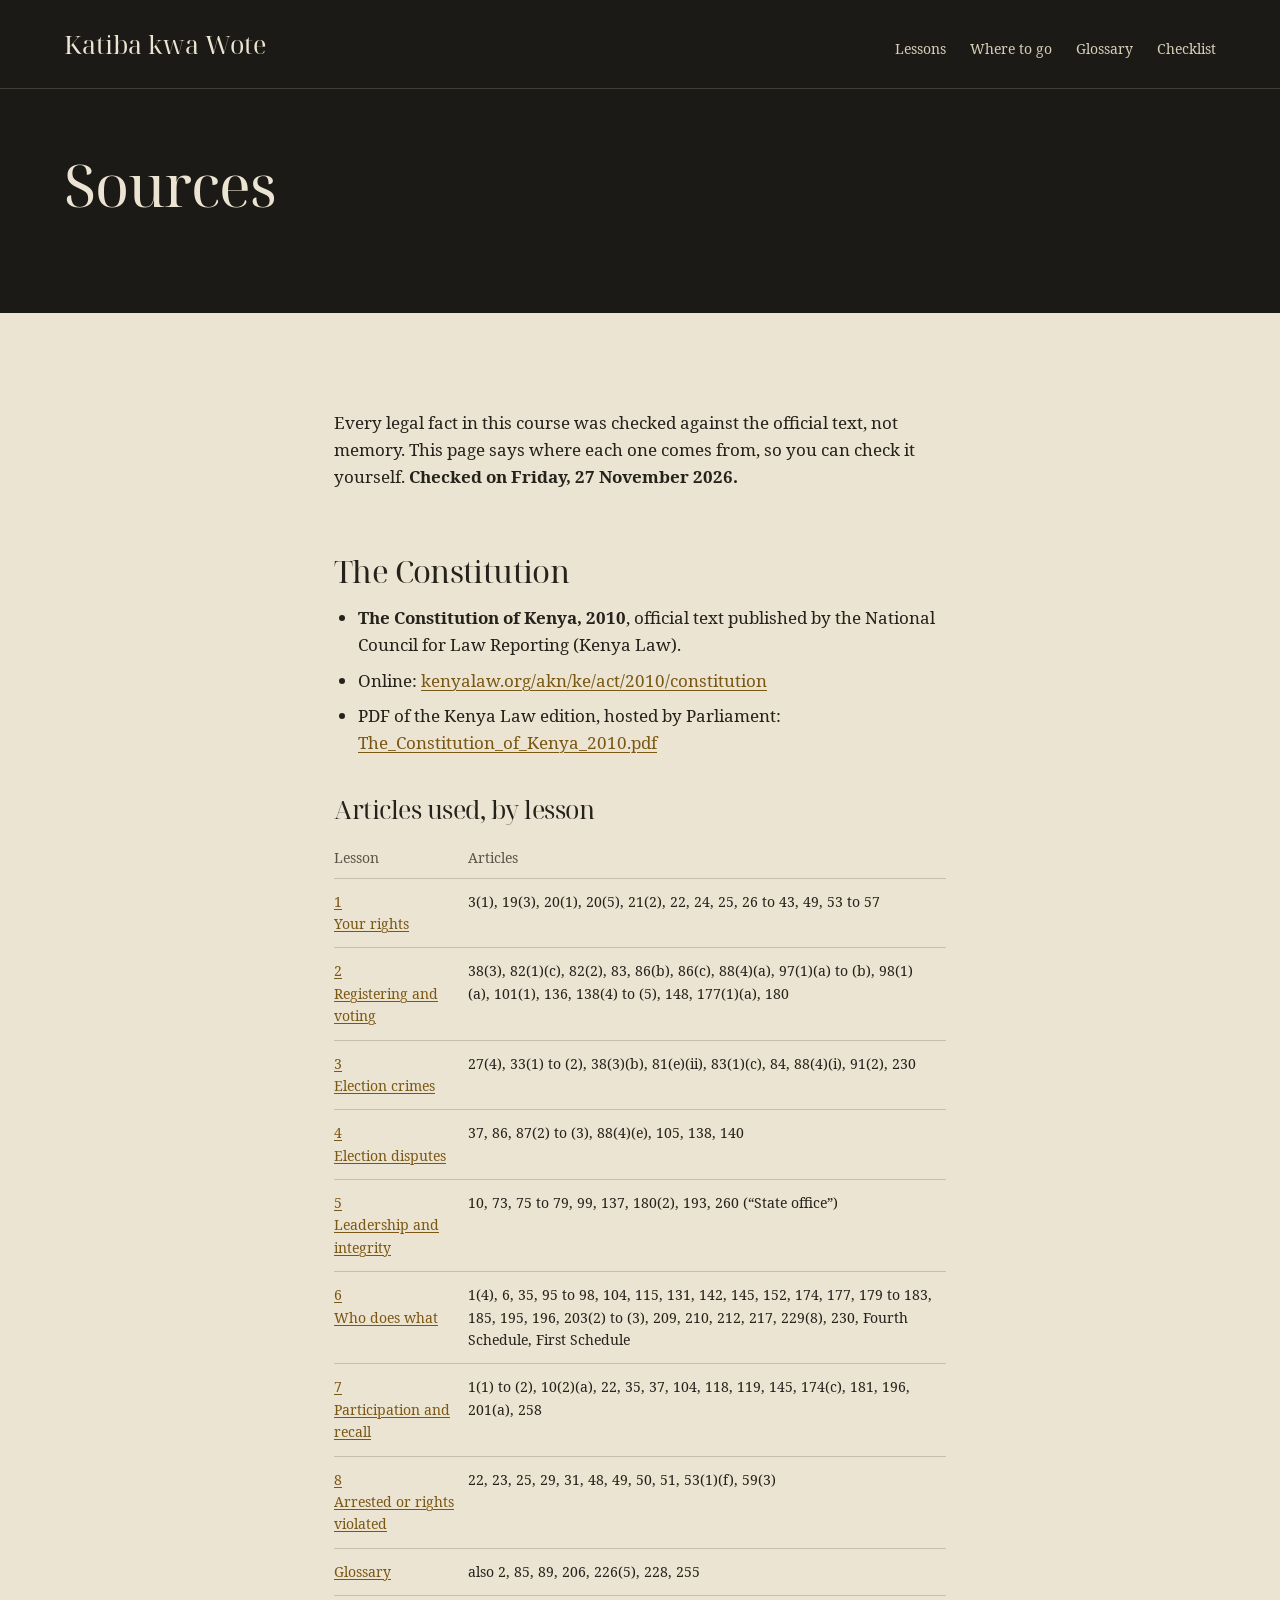
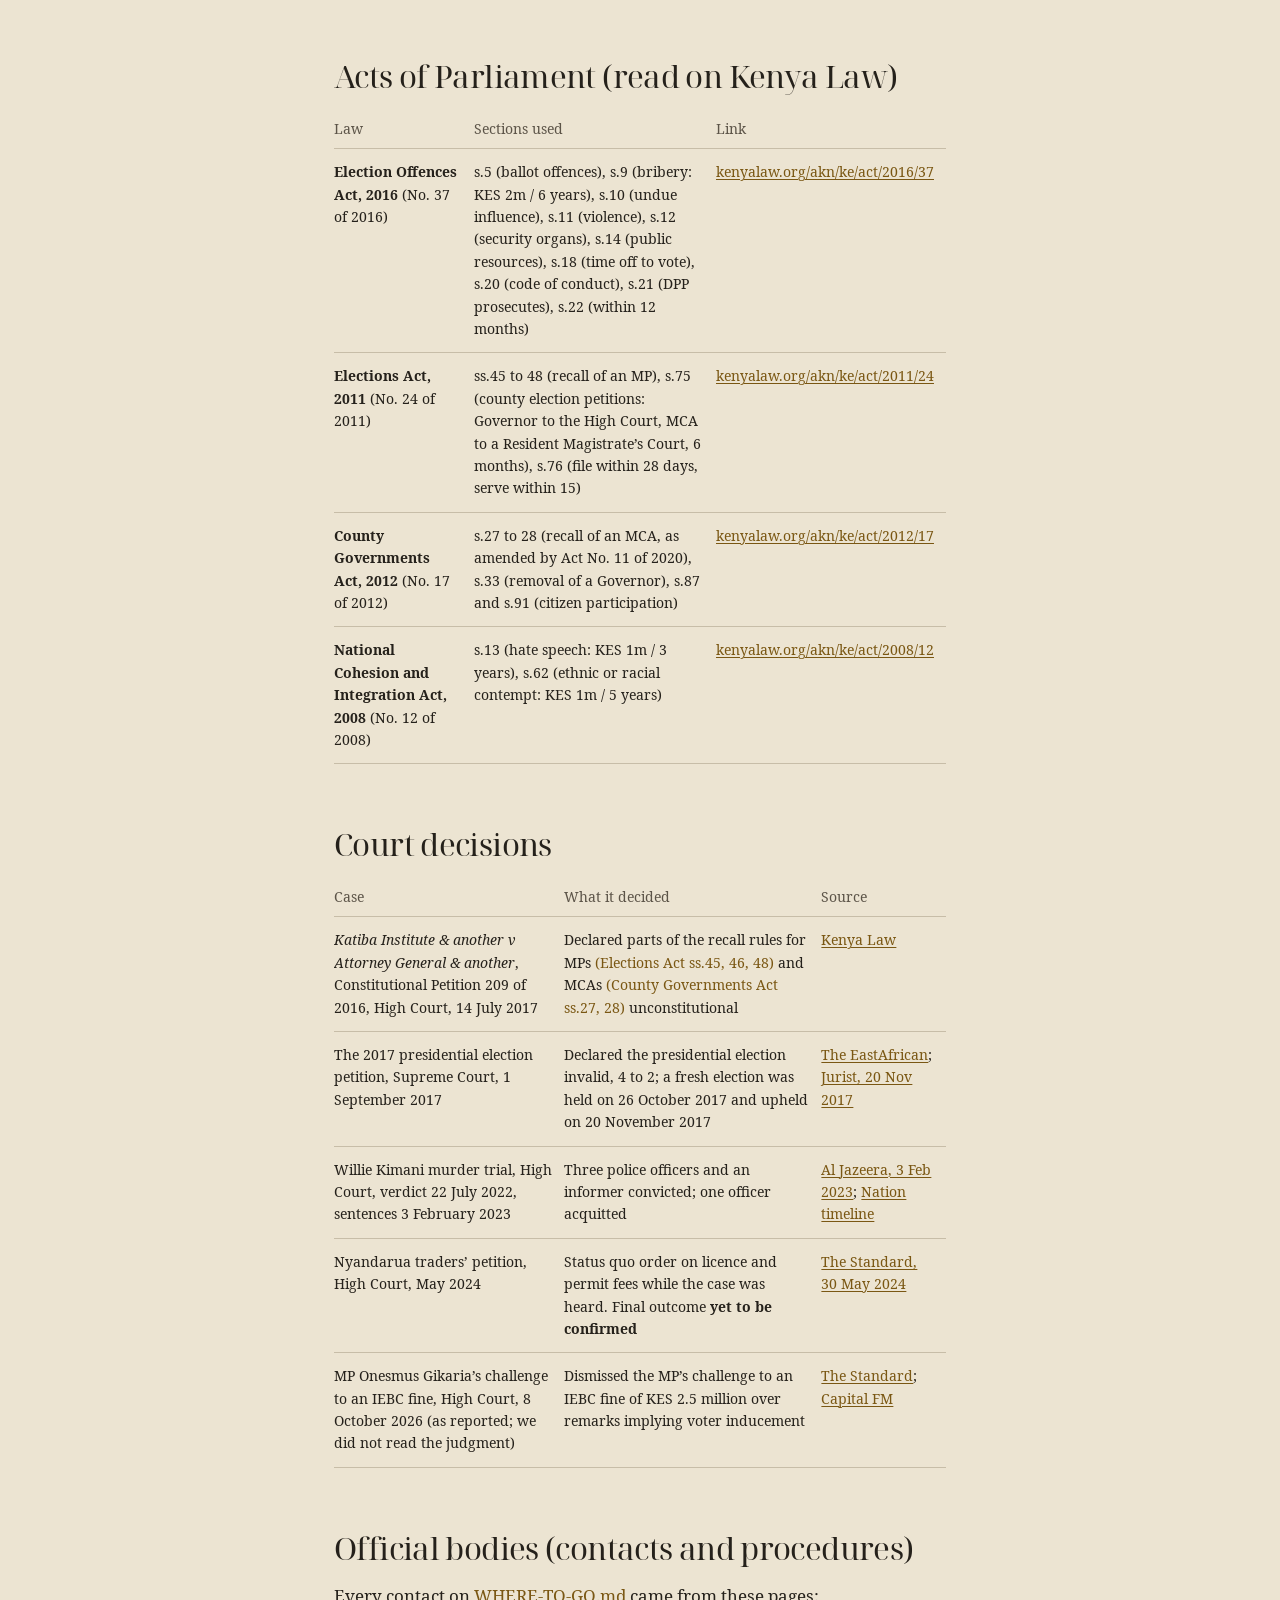
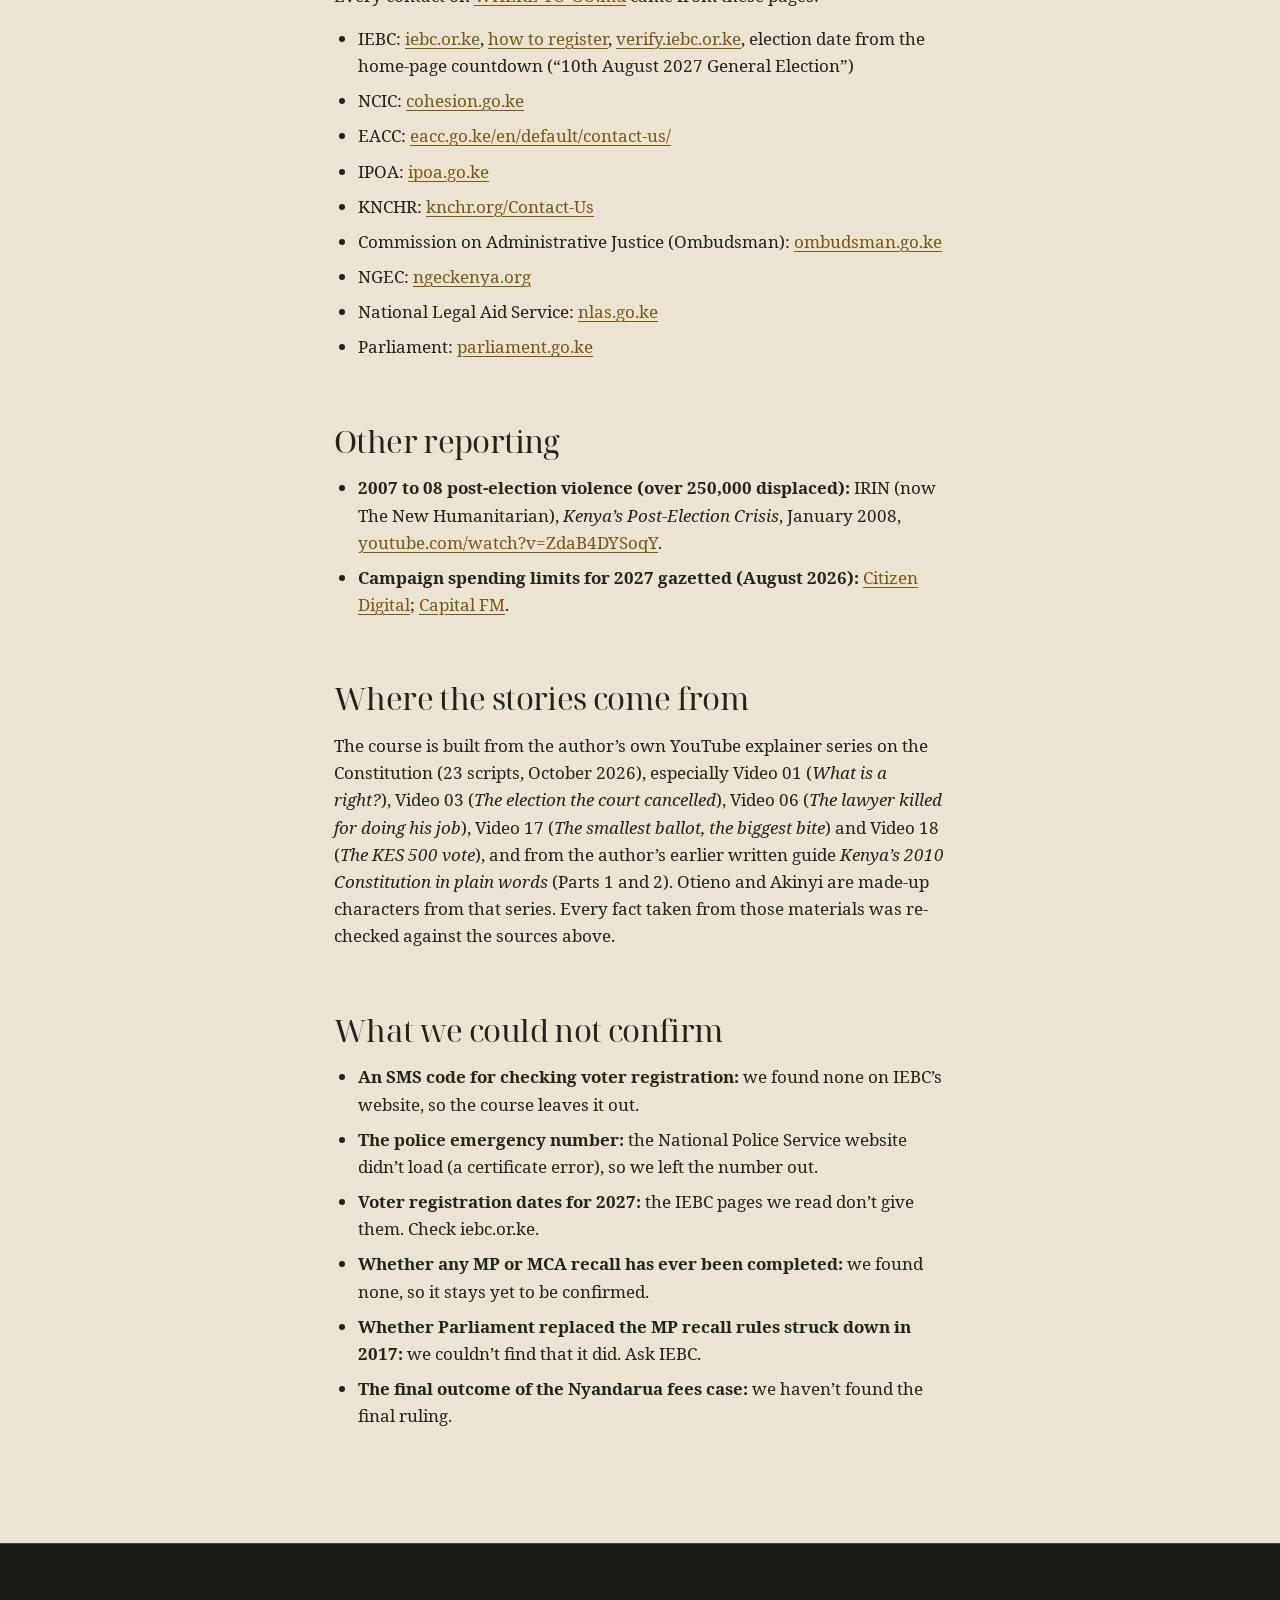
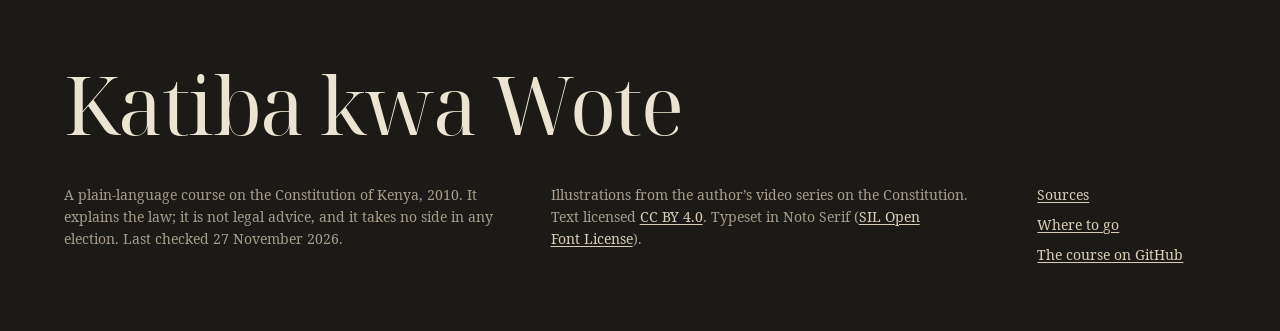
<file: docs/sources.html>
<!doctype html>
<html lang="en">
<head>
<meta charset="utf-8">
<meta name="viewport" content="width=device-width, initial-scale=1">
<title>Sources | Katiba kwa Wote</title>
<meta name="description" content="Sources: part of a plain-language course on the Constitution of Kenya.">
<link rel="preload" href="assets/fonts/NotoSerif-Regular.woff2" as="font" type="font/woff2" crossorigin>
<link rel="stylesheet" href="assets/site.css">
</head>
<body>
<a class="skip" href="#main">Skip to the content</a>
<header class="masthead">
  <nav class="container nav" aria-label="Main">
    <a class="wordmark" href="index.html">Katiba kwa Wote</a>
    <ul><li><a href="index.html#lessons">Lessons</a></li><li><a href="where-to-go.html">Where to go</a></li><li><a href="glossary.html">Glossary</a></li><li><a href="checklist.html">Checklist</a></li></ul>
  </nav>
</header>
<main id="main">

<article class="doc">
  <header class="doc-head container"><h1>Sources</h1></header>
  <div class="sheet">
    <div class="sheet-inner">
      
      <div class="prose"><p>Every legal fact in this course was checked against the official text, not memory. This page says where each one
comes from, so you can check it yourself. <strong>Checked on Friday, 27 November 2026.</strong></p>
<h2>The Constitution</h2>
<ul>
<li><strong>The Constitution of Kenya, 2010</strong>, official text published by the National Council for Law Reporting (Kenya Law).</li>
<li>Online: <a href="https://kenyalaw.org/akn/ke/act/2010/constitution" rel="noopener">kenyalaw.org/akn/ke/act/2010/constitution</a></li>
<li>PDF of the Kenya Law edition, hosted by Parliament:
    <a href="http://www.parliament.go.ke/sites/default/files/2023-03/The_Constitution_of_Kenya_2010.pdf" rel="noopener">The_Constitution_of_Kenya_2010.pdf</a></li>
</ul>
<h3>Articles used, by lesson</h3>
<div class="table"><table>
<thead>
<tr>
<th>Lesson</th>
<th>Articles</th>
</tr>
</thead>
<tbody>
<tr>
<td><a href="lessons/01-your-rights.html">1<br>Your rights</a></td>
<td>3(1), 19(3), 20(1), 20(5), 21(2), 22, 24, 25, 26 to 43, 49, 53 to 57</td>
</tr>
<tr>
<td><a href="lessons/02-registering-and-voting.html">2<br>Registering and voting</a></td>
<td>38(3), 82(1)(c), 82(2), 83, 86(b), 86(c), 88(4)(a), 97(1)(a) to (b), 98(1)(a), 101(1), 136, 138(4) to (5), 148, 177(1)(a), 180</td>
</tr>
<tr>
<td><a href="lessons/03-election-crimes-and-reporting.html">3<br>Election crimes</a></td>
<td>27(4), 33(1) to (2), 38(3)(b), 81(e)(ii), 83(1)(c), 84, 88(4)(i), 91(2), 230</td>
</tr>
<tr>
<td><a href="lessons/04-election-disputes.html">4<br>Election disputes</a></td>
<td>37, 86, 87(2) to (3), 88(4)(e), 105, 138, 140</td>
</tr>
<tr>
<td><a href="lessons/05-leadership-and-integrity.html">5<br>Leadership and integrity</a></td>
<td>10, 73, 75 to 79, 99, 137, 180(2), 193, 260 (&ldquo;State office&rdquo;)</td>
</tr>
<tr>
<td><a href="lessons/06-who-does-what.html">6<br>Who does what</a></td>
<td>1(4), 6, 35, 95 to 98, 104, 115, 131, 142, 145, 152, 174, 177, 179 to 183, 185, 195, 196, 203(2) to (3), 209, 210, 212, 217, 229(8), 230, Fourth Schedule, First Schedule</td>
</tr>
<tr>
<td><a href="lessons/07-public-participation-and-recall.html">7<br>Participation and recall</a></td>
<td>1(1) to (2), 10(2)(a), 22, 35, 37, 104, 118, 119, 145, 174(c), 181, 196, 201(a), 258</td>
</tr>
<tr>
<td><a href="lessons/08-arrested-or-rights-violated.html">8<br>Arrested or rights violated</a></td>
<td>22, 23, 25, 29, 31, 48, 49, 50, 51, 53(1)(f), 59(3)</td>
</tr>
<tr>
<td><a href="glossary.html">Glossary</a></td>
<td>also 2, 85, 89, 206, 226(5), 228, 255</td>
</tr>
</tbody>
</table></div>
<h2>Acts of Parliament (read on Kenya Law)</h2>
<div class="table"><table>
<thead>
<tr>
<th>Law</th>
<th>Sections used</th>
<th>Link</th>
</tr>
</thead>
<tbody>
<tr>
<td><strong>Election Offences Act, 2016</strong> (No. 37 of 2016)</td>
<td>s.5 (ballot offences), s.9 (bribery: KES 2m / 6 years), s.10 (undue influence), s.11 (violence), s.12 (security organs), s.14 (public resources), s.18 (time off to vote), s.20 (code of conduct), s.21 (DPP prosecutes), s.22 (within 12 months)</td>
<td><a href="https://kenyalaw.org/akn/ke/act/2016/37/eng@2022-12-31" rel="noopener">kenyalaw.org/akn/ke/act/2016/37</a></td>
</tr>
<tr>
<td><strong>Elections Act, 2011</strong> (No. 24 of 2011)</td>
<td>ss.45 to 48 (recall of an MP), s.75 (county election petitions: Governor to the High Court, MCA to a Resident Magistrate&rsquo;s Court, 6 months), s.76 (file within 28 days, serve within 15)</td>
<td><a href="https://kenyalaw.org/akn/ke/act/2011/24/eng@2022-12-31" rel="noopener">kenyalaw.org/akn/ke/act/2011/24</a></td>
</tr>
<tr>
<td><strong>County Governments Act, 2012</strong> (No. 17 of 2012)</td>
<td>s.27 to 28 (recall of an MCA, as amended by Act No. 11 of 2020), s.33 (removal of a Governor), s.87 and s.91 (citizen participation)</td>
<td><a href="https://kenyalaw.org/akn/ke/act/2012/17/eng@2022-12-31" rel="noopener">kenyalaw.org/akn/ke/act/2012/17</a></td>
</tr>
<tr>
<td><strong>National Cohesion and Integration Act, 2008</strong> (No. 12 of 2008)</td>
<td>s.13 (hate speech: KES 1m / 3 years), s.62 (ethnic or racial contempt: KES 1m / 5 years)</td>
<td><a href="https://kenyalaw.org/akn/ke/act/2008/12/eng@2022-12-31" rel="noopener">kenyalaw.org/akn/ke/act/2008/12</a></td>
</tr>
</tbody>
</table></div>
<h2>Court decisions</h2>
<div class="table"><table>
<thead>
<tr>
<th>Case</th>
<th>What it decided</th>
<th>Source</th>
</tr>
</thead>
<tbody>
<tr>
<td><em>Katiba Institute &amp; another v Attorney General &amp; another</em>, Constitutional Petition 209 of 2016, High Court, 14 July 2017</td>
<td>Declared parts of the recall rules for MPs <cite class="law">(Elections Act ss.45, 46, 48)</cite> and MCAs <cite class="law">(County Governments Act ss.27, 28)</cite> unconstitutional</td>
<td><a href="https://kenyalaw.org/akn/ke/judgment/kehc/2017/4648/eng@2017-07-14" rel="noopener">Kenya Law</a></td>
</tr>
<tr>
<td>The 2017 presidential election petition, Supreme Court, 1 September 2017</td>
<td>Declared the presidential election invalid, 4 to 2; a fresh election was held on 26 October 2017 and upheld on 20 November 2017</td>
<td><a href="https://www.theeastafrican.co.ke/tea/news/east-africa/supreme-court-votes-for-democracy-in-kenya-election-petition--1372696" rel="noopener">The EastAfrican</a>; <a href="https://www.jurist.org/news/2017/11/kenya-supreme-court-upholds-presidental-re-election-dnp" rel="noopener">Jurist, 20 Nov 2017</a></td>
</tr>
<tr>
<td>Willie Kimani murder trial, High Court, verdict 22 July 2022, sentences 3 February 2023</td>
<td>Three police officers and an informer convicted; one officer acquitted</td>
<td><a href="https://www.aljazeera.com/news/2023/2/3/kenyan-policemen-sentenced-for-killing-of-human-rights-lawyer" rel="noopener">Al Jazeera, 3 Feb 2023</a>; <a href="https://nation.africa/kenya/news/willie-kimani-murder-a-timeline-3888308" rel="noopener">Nation timeline</a></td>
</tr>
<tr>
<td>Nyandarua traders&rsquo; petition, High Court, May 2024</td>
<td>Status quo order on licence and permit fees while the case was heard. Final outcome <strong>yet to be confirmed</strong></td>
<td><a href="https://standardmedia.co.ke/sports/amp/central/article/2001496205/www.digger.co.ke" rel="noopener">The Standard, 30 May 2024</a></td>
</tr>
<tr>
<td>MP Onesmus Gikaria&rsquo;s challenge to an IEBC fine, High Court, 8 October 2026 (as reported; we did not read the judgment)</td>
<td>Dismissed the MP&rsquo;s challenge to an IEBC fine of KES 2.5 million over remarks implying voter inducement</td>
<td><a href="https://www.standardmedia.co.ke/national/article/2001552788/iebc-fines-nakuru-town-east-mp-sh25-m-over-voter-inducement-remarks" rel="noopener">The Standard</a>; <a href="https://capitalfm.africa/high-court-clears-way-for-sh2-5m-iebc-fine-against-gikaria/" rel="noopener">Capital FM</a></td>
</tr>
</tbody>
</table></div>
<h2>Official bodies (contacts and procedures)</h2>
<p>Every contact on <a href="where-to-go.html">WHERE-TO-GO.md</a> came from these pages:</p>
<ul>
<li>IEBC: <a href="https://www.iebc.or.ke" rel="noopener">iebc.or.ke</a>, <a href="https://www.iebc.or.ke/registration/?how" rel="noopener">how to register</a>, <a href="https://verify.iebc.or.ke" rel="noopener">verify.iebc.or.ke</a>, election date from the home-page countdown (&ldquo;10th August 2027 General Election&rdquo;)</li>
<li>NCIC: <a href="https://cohesion.go.ke" rel="noopener">cohesion.go.ke</a></li>
<li>EACC: <a href="https://eacc.go.ke/en/default/contact-us/" rel="noopener">eacc.go.ke/en/default/contact-us/</a></li>
<li>IPOA: <a href="https://www.ipoa.go.ke" rel="noopener">ipoa.go.ke</a></li>
<li>KNCHR: <a href="https://www.knchr.org/Contact-Us" rel="noopener">knchr.org/Contact-Us</a></li>
<li>Commission on Administrative Justice (Ombudsman): <a href="https://www.ombudsman.go.ke" rel="noopener">ombudsman.go.ke</a></li>
<li>NGEC: <a href="https://www.ngeckenya.org" rel="noopener">ngeckenya.org</a></li>
<li>National Legal Aid Service: <a href="https://nlas.go.ke" rel="noopener">nlas.go.ke</a></li>
<li>Parliament: <a href="http://www.parliament.go.ke" rel="noopener">parliament.go.ke</a></li>
</ul>
<h2>Other reporting</h2>
<ul>
<li><strong>2007 to 08 post-election violence (over 250,000 displaced):</strong> IRIN (now The New Humanitarian), <em>Kenya&rsquo;s Post-Election
  Crisis</em>, January 2008, <a href="https://www.youtube.com/watch?v=ZdaB4DYSoqY" rel="noopener">youtube.com/watch?v=ZdaB4DYSoqY</a>.</li>
<li><strong>Campaign spending limits for 2027 gazetted (August 2026):</strong> <a href="https://citizen.digital/article/ksh61b-for-presidency-ksh181m-for-nairobi-city-inside-iebcs-2027-campaign-spending-limits-n387990" rel="noopener">Citizen Digital</a>; <a href="https://capitalfm.africa/iebc-gazettes-campaign-financing-rules-for-2027-election/" rel="noopener">Capital FM</a>.</li>
</ul>
<h2>Where the stories come from</h2>
<p>The course is built from the author&rsquo;s own YouTube explainer series on the Constitution (23 scripts, October 2026),
especially Video 01 (<em>What is a right?</em>), Video 03 (<em>The election the court cancelled</em>), Video 06 (<em>The lawyer killed
for doing his job</em>), Video 17 (<em>The smallest ballot, the biggest bite</em>) and Video 18 (<em>The KES 500 vote</em>), and from
the author&rsquo;s earlier written guide <em>Kenya&rsquo;s 2010 Constitution in plain words</em> (Parts 1 and 2). Otieno and Akinyi are
made-up characters from that series. Every fact taken from those materials was re-checked against the sources above.</p>
<h2>What we could not confirm</h2>
<ul>
<li><strong>An SMS code for checking voter registration:</strong> we found none on IEBC&rsquo;s website, so the course leaves it out.</li>
<li><strong>The police emergency number:</strong> the National Police Service website didn&rsquo;t load (a certificate error), so we left
  the number out.</li>
<li><strong>Voter registration dates for 2027:</strong> the IEBC pages we read don&rsquo;t give them. Check iebc.or.ke.</li>
<li><strong>Whether any MP or MCA recall has ever been completed:</strong> we found none, so it stays yet to be confirmed.</li>
<li><strong>Whether Parliament replaced the MP recall rules struck down in 2017:</strong> we couldn&rsquo;t find that it did. Ask IEBC.</li>
<li><strong>The final outcome of the Nyandarua fees case:</strong> we haven&rsquo;t found the final ruling.</li>
</ul></div>
    </div>
  </div>
</article>
</main>
<footer class="colophon">
  <div class="container">
    <p class="colophon-mark"><a href="index.html">Katiba kwa Wote</a></p>
    <div class="colophon-grid">
      <p>A plain-language course on the Constitution of Kenya, 2010. It explains the law; it is not legal advice,
      and it takes no side in any election. Last checked 27 November 2026.</p>
      <p>Illustrations from the author’s video series on the Constitution. Text licensed
      <a href="https://github.com/sagebeme/katiba-kwa-wote/blob/main/LICENSE" rel="noopener">CC BY 4.0</a>. Typeset in Noto Serif
      (<a href="assets/fonts/OFL.txt">SIL Open Font License</a>).</p>
      <ul class="colophon-links">
        <li><a href="sources.html">Sources</a></li>
        <li><a href="where-to-go.html">Where to go</a></li>
        <li><a href="https://github.com/sagebeme/katiba-kwa-wote" rel="noopener">The course on GitHub</a></li>
      </ul>
    </div>
  </div>
</footer>
</body>
</html>
</file>
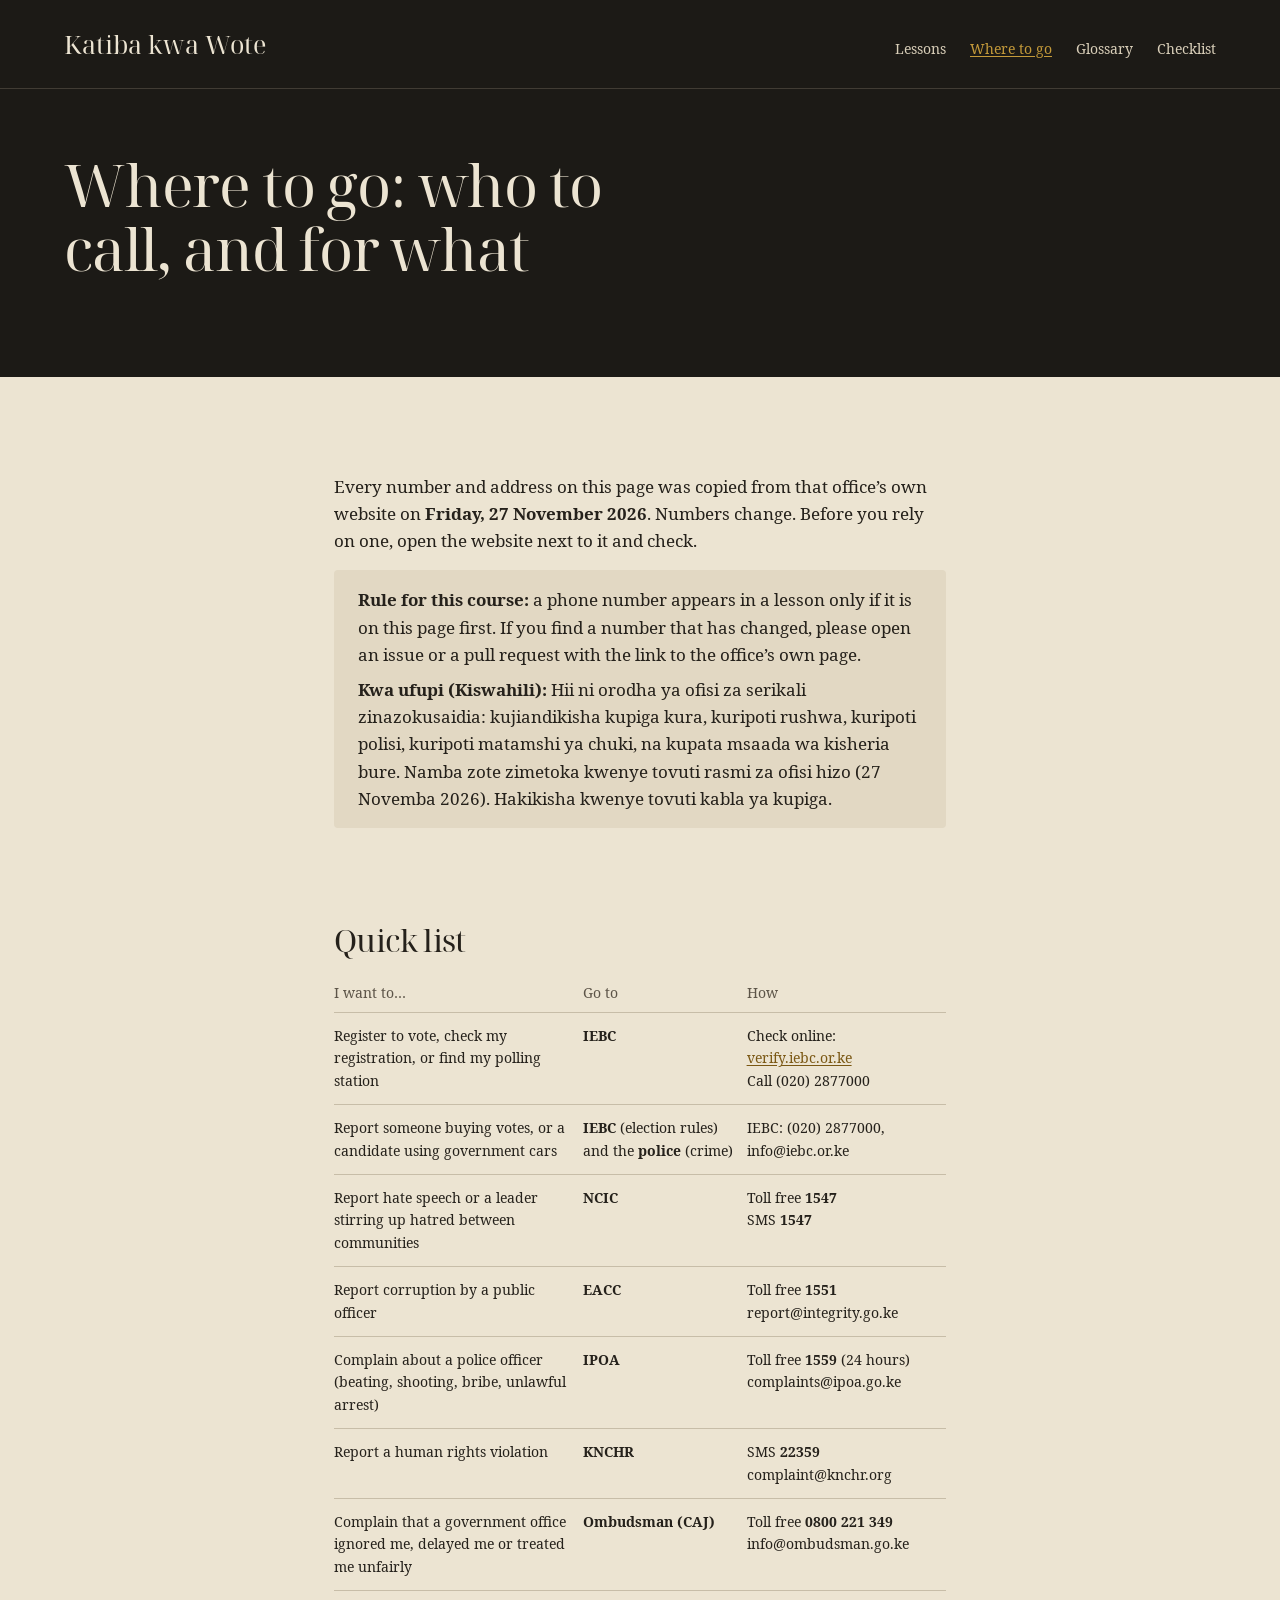
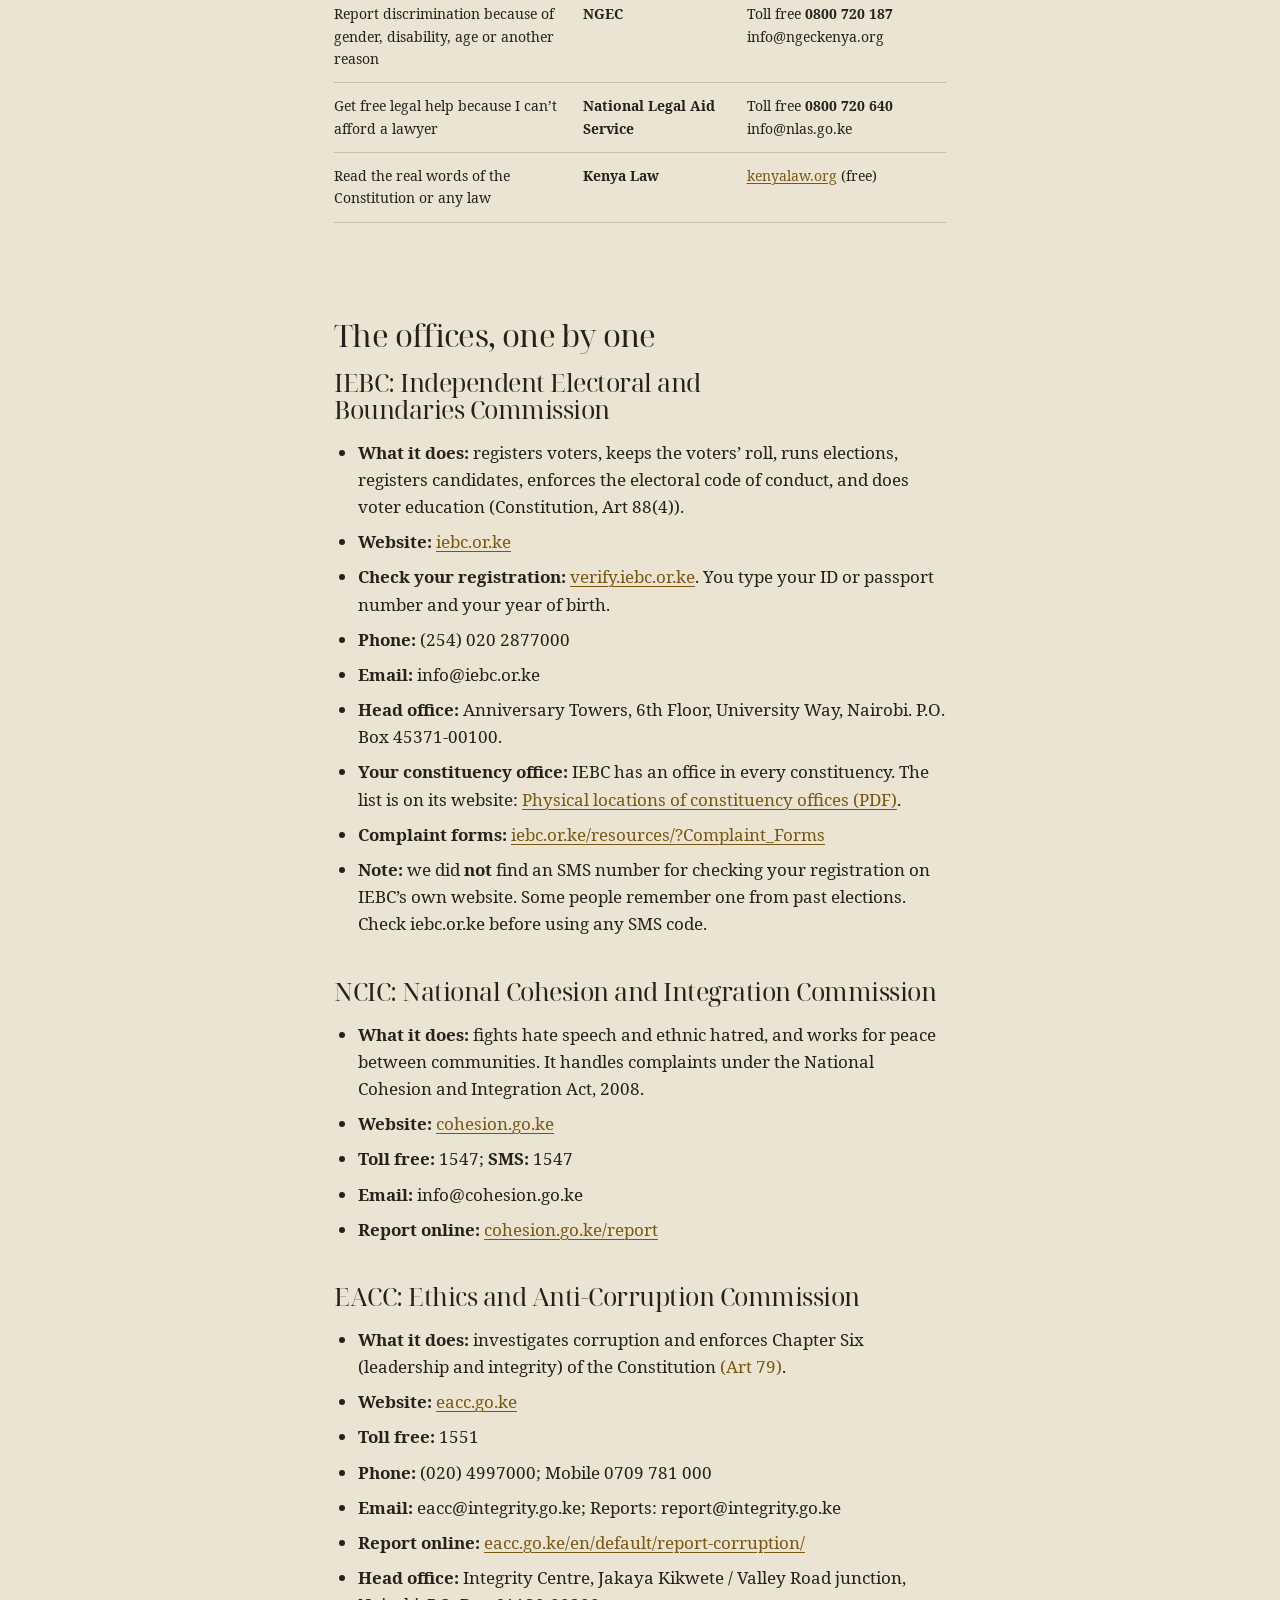
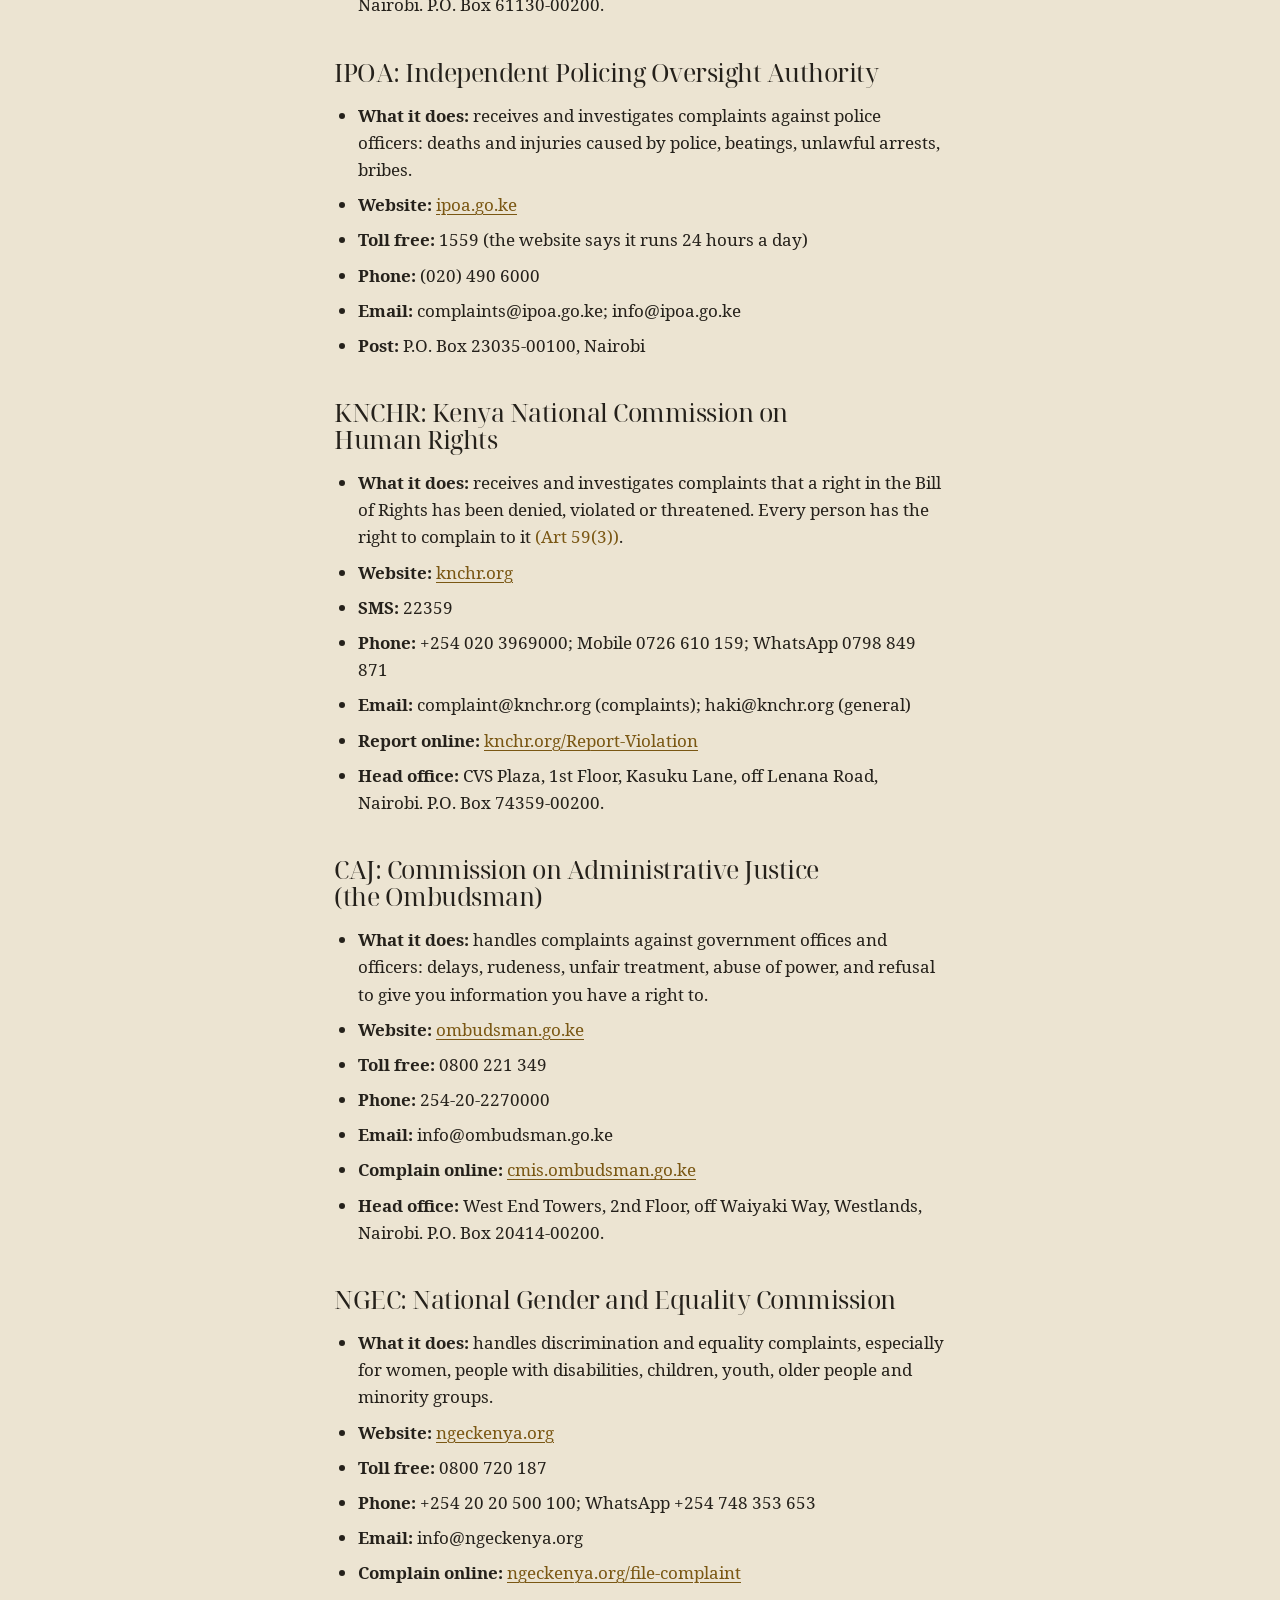
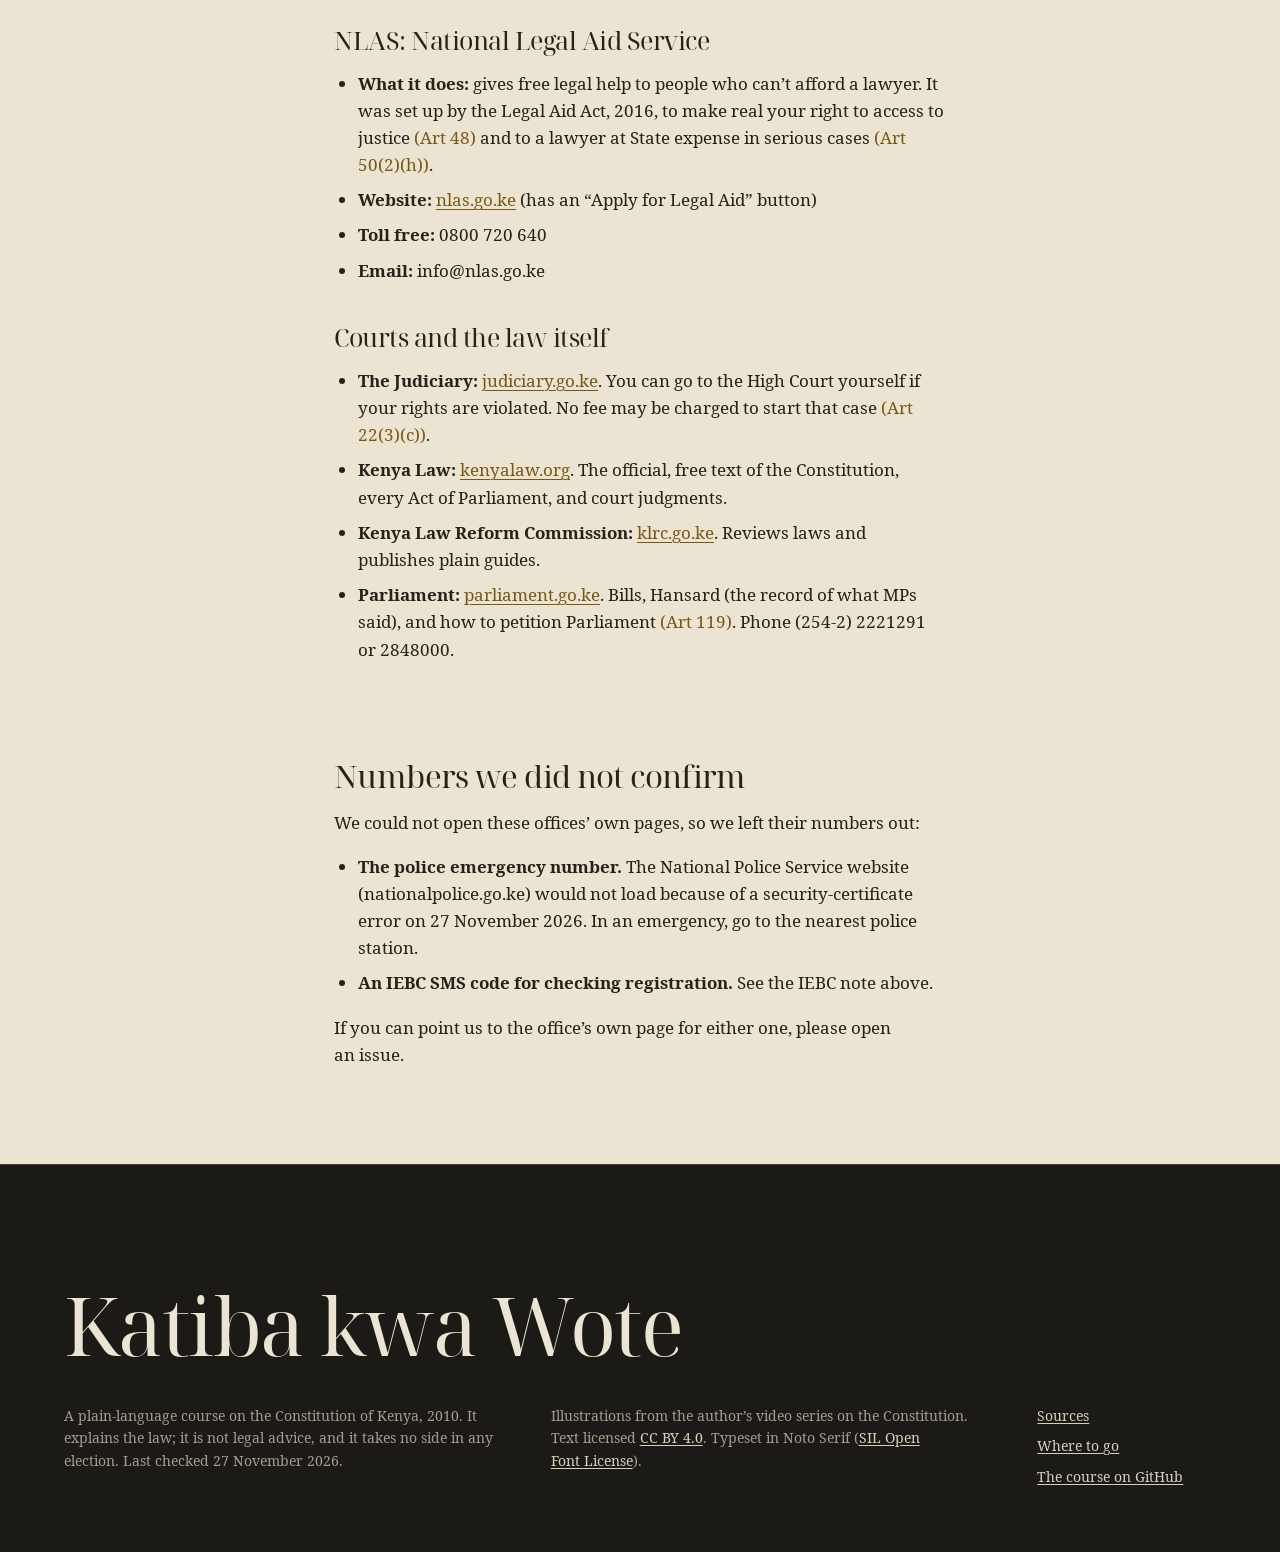
<file: docs/where-to-go.html>
<!doctype html>
<html lang="en">
<head>
<meta charset="utf-8">
<meta name="viewport" content="width=device-width, initial-scale=1">
<title>Where to go: who to call, and for what | Katiba kwa Wote</title>
<meta name="description" content="Where to go: who to call, and for what: part of a plain-language course on the Constitution of Kenya.">
<link rel="preload" href="assets/fonts/NotoSerif-Regular.woff2" as="font" type="font/woff2" crossorigin>
<link rel="stylesheet" href="assets/site.css">
</head>
<body>
<a class="skip" href="#main">Skip to the content</a>
<header class="masthead">
  <nav class="container nav" aria-label="Main">
    <a class="wordmark" href="index.html">Katiba kwa Wote</a>
    <ul><li><a href="index.html#lessons">Lessons</a></li><li><a href="where-to-go.html" aria-current=page>Where to go</a></li><li><a href="glossary.html">Glossary</a></li><li><a href="checklist.html">Checklist</a></li></ul>
  </nav>
</header>
<main id="main">

<article class="doc">
  <header class="doc-head container"><h1>Where to go: who to call, and for what</h1></header>
  <div class="sheet">
    <div class="sheet-inner">
      
      <div class="prose"><p>Every number and address on this page was copied from that office&rsquo;s own website on <strong>Friday, 27 November 2026</strong>.
Numbers change. Before you rely on one, open the website next to it and check.</p>
<aside class="note">
<p><strong>Rule for this course:</strong> a phone number appears in a lesson only if it is on this page first.
If you find a number that has changed, please open an issue or a pull request with the link to the office&rsquo;s own page.</p>
<p><strong>Kwa ufupi (Kiswahili):</strong> Hii ni orodha ya ofisi za serikali zinazokusaidia: kujiandikisha kupiga kura, kuripoti
rushwa, kuripoti polisi, kuripoti matamshi ya chuki, na kupata msaada wa kisheria bure. Namba zote zimetoka kwenye
tovuti rasmi za ofisi hizo (27 Novemba 2026). Hakikisha kwenye tovuti kabla ya kupiga.</p>
</aside>
<hr />
<h2>Quick list</h2>
<div class="table"><table>
<thead>
<tr>
<th>I want to&hellip;</th>
<th>Go to</th>
<th>How</th>
</tr>
</thead>
<tbody>
<tr>
<td>Register to vote, check my registration, or find my polling station</td>
<td><strong>IEBC</strong></td>
<td>Check online: <a href="https://verify.iebc.or.ke" rel="noopener">verify.iebc.or.ke</a><br>Call (020) 2877000</td>
</tr>
<tr>
<td>Report someone buying votes, or a candidate using government cars</td>
<td><strong>IEBC</strong> (election rules) and the <strong>police</strong> (crime)</td>
<td>IEBC: (020) 2877000, info@iebc.or.ke</td>
</tr>
<tr>
<td>Report hate speech or a leader stirring up hatred between communities</td>
<td><strong>NCIC</strong></td>
<td>Toll free <strong>1547</strong><br>SMS <strong>1547</strong></td>
</tr>
<tr>
<td>Report corruption by a public officer</td>
<td><strong>EACC</strong></td>
<td>Toll free <strong>1551</strong><br>report@integrity.go.ke</td>
</tr>
<tr>
<td>Complain about a police officer (beating, shooting, bribe, unlawful arrest)</td>
<td><strong>IPOA</strong></td>
<td>Toll free <strong>1559</strong> (24 hours)<br>complaints@ipoa.go.ke</td>
</tr>
<tr>
<td>Report a human rights violation</td>
<td><strong>KNCHR</strong></td>
<td>SMS <strong>22359</strong><br>complaint@knchr.org</td>
</tr>
<tr>
<td>Complain that a government office ignored me, delayed me or treated me unfairly</td>
<td><strong>Ombudsman (CAJ)</strong></td>
<td>Toll free <strong>0800 221 349</strong><br>info@ombudsman.go.ke</td>
</tr>
<tr>
<td>Report discrimination because of gender, disability, age or another reason</td>
<td><strong>NGEC</strong></td>
<td>Toll free <strong>0800 720 187</strong><br>info@ngeckenya.org</td>
</tr>
<tr>
<td>Get free legal help because I can&rsquo;t afford a lawyer</td>
<td><strong>National Legal Aid Service</strong></td>
<td>Toll free <strong>0800 720 640</strong><br>info@nlas.go.ke</td>
</tr>
<tr>
<td>Read the real words of the Constitution or any law</td>
<td><strong>Kenya Law</strong></td>
<td><a href="https://kenyalaw.org" rel="noopener">kenyalaw.org</a> (free)</td>
</tr>
</tbody>
</table></div>
<hr />
<h2>The offices, one by one</h2>
<h3>IEBC: Independent Electoral and Boundaries Commission</h3>
<ul>
<li><strong>What it does:</strong> registers voters, keeps the voters&rsquo; roll, runs elections, registers candidates, enforces the
  electoral code of conduct, and does voter education (Constitution, Art 88(4)).</li>
<li><strong>Website:</strong> <a href="https://www.iebc.or.ke" rel="noopener">iebc.or.ke</a></li>
<li><strong>Check your registration:</strong> <a href="https://verify.iebc.or.ke" rel="noopener">verify.iebc.or.ke</a>. You type your ID or passport number and your year of birth.</li>
<li><strong>Phone:</strong> (254) 020 2877000</li>
<li><strong>Email:</strong> info@iebc.or.ke</li>
<li><strong>Head office:</strong> Anniversary Towers, 6th Floor, University Way, Nairobi. P.O. Box 45371-00100.</li>
<li><strong>Your constituency office:</strong> IEBC has an office in every constituency. The list is on its website:
  <a href="https://www.iebc.or.ke/docs/Physical_Locations_of_County_and_Constituency_Offices_in_Kenya.pdf" rel="noopener">Physical locations of constituency offices (PDF)</a>.</li>
<li><strong>Complaint forms:</strong> <a href="https://www.iebc.or.ke/resources/?Complaint_Forms" rel="noopener">iebc.or.ke/resources/?Complaint_Forms</a></li>
<li><strong>Note:</strong> we did <strong>not</strong> find an SMS number for checking your registration on IEBC&rsquo;s own website. Some people
  remember one from past elections. Check iebc.or.ke before using any SMS code.</li>
</ul>
<h3>NCIC: National Cohesion and Integration Commission</h3>
<ul>
<li><strong>What it does:</strong> fights hate speech and ethnic hatred, and works for peace between communities. It handles
  complaints under the National Cohesion and Integration Act, 2008.</li>
<li><strong>Website:</strong> <a href="https://cohesion.go.ke" rel="noopener">cohesion.go.ke</a></li>
<li><strong>Toll free:</strong> 1547; <strong>SMS:</strong> 1547</li>
<li><strong>Email:</strong> info@cohesion.go.ke</li>
<li><strong>Report online:</strong> <a href="https://cohesion.go.ke/report" rel="noopener">cohesion.go.ke/report</a></li>
</ul>
<h3>EACC: Ethics and Anti-Corruption Commission</h3>
<ul>
<li><strong>What it does:</strong> investigates corruption and enforces Chapter Six (leadership and integrity) of the Constitution
  <cite class="law">(Art 79)</cite>.</li>
<li><strong>Website:</strong> <a href="https://eacc.go.ke" rel="noopener">eacc.go.ke</a></li>
<li><strong>Toll free:</strong> 1551</li>
<li><strong>Phone:</strong> (020) 4997000; Mobile 0709 781 000</li>
<li><strong>Email:</strong> eacc@integrity.go.ke; Reports: report@integrity.go.ke</li>
<li><strong>Report online:</strong> <a href="https://eacc.go.ke/en/default/report-corruption/" rel="noopener">eacc.go.ke/en/default/report-corruption/</a></li>
<li><strong>Head office:</strong> Integrity Centre, Jakaya Kikwete / Valley Road junction, Nairobi. P.O. Box 61130-00200.</li>
</ul>
<h3>IPOA: Independent Policing Oversight Authority</h3>
<ul>
<li><strong>What it does:</strong> receives and investigates complaints against police officers: deaths and injuries caused by
  police, beatings, unlawful arrests, bribes.</li>
<li><strong>Website:</strong> <a href="https://www.ipoa.go.ke" rel="noopener">ipoa.go.ke</a></li>
<li><strong>Toll free:</strong> 1559 (the website says it runs 24 hours a day)</li>
<li><strong>Phone:</strong> (020) 490 6000</li>
<li><strong>Email:</strong> complaints@ipoa.go.ke; info@ipoa.go.ke</li>
<li><strong>Post:</strong> P.O. Box 23035-00100, Nairobi</li>
</ul>
<h3>KNCHR: Kenya National Commission on Human Rights</h3>
<ul>
<li><strong>What it does:</strong> receives and investigates complaints that a right in the Bill of Rights has been denied,
  violated or threatened. Every person has the right to complain to it <cite class="law">(Art 59(3))</cite>.</li>
<li><strong>Website:</strong> <a href="https://www.knchr.org" rel="noopener">knchr.org</a></li>
<li><strong>SMS:</strong> 22359</li>
<li><strong>Phone:</strong> +254 020 3969000; Mobile 0726 610 159; WhatsApp 0798 849 871</li>
<li><strong>Email:</strong> complaint@knchr.org (complaints); haki@knchr.org (general)</li>
<li><strong>Report online:</strong> <a href="https://www.knchr.org/Report-Violation" rel="noopener">knchr.org/Report-Violation</a></li>
<li><strong>Head office:</strong> CVS Plaza, 1st Floor, Kasuku Lane, off Lenana Road, Nairobi. P.O. Box 74359-00200.</li>
</ul>
<h3>CAJ: Commission on Administrative Justice (the Ombudsman)</h3>
<ul>
<li><strong>What it does:</strong> handles complaints against government offices and officers: delays, rudeness, unfair treatment,
  abuse of power, and refusal to give you information you have a right to.</li>
<li><strong>Website:</strong> <a href="https://www.ombudsman.go.ke" rel="noopener">ombudsman.go.ke</a></li>
<li><strong>Toll free:</strong> 0800 221 349</li>
<li><strong>Phone:</strong> 254-20-2270000</li>
<li><strong>Email:</strong> info@ombudsman.go.ke</li>
<li><strong>Complain online:</strong> <a href="http://cmis.ombudsman.go.ke" rel="noopener">cmis.ombudsman.go.ke</a></li>
<li><strong>Head office:</strong> West End Towers, 2nd Floor, off Waiyaki Way, Westlands, Nairobi. P.O. Box 20414-00200.</li>
</ul>
<h3>NGEC: National Gender and Equality Commission</h3>
<ul>
<li><strong>What it does:</strong> handles discrimination and equality complaints, especially for women, people with disabilities,
  children, youth, older people and minority groups.</li>
<li><strong>Website:</strong> <a href="https://www.ngeckenya.org" rel="noopener">ngeckenya.org</a></li>
<li><strong>Toll free:</strong> 0800 720 187</li>
<li><strong>Phone:</strong> +254 20 20 500 100; WhatsApp +254 748 353 653</li>
<li><strong>Email:</strong> info@ngeckenya.org</li>
<li><strong>Complain online:</strong> <a href="https://www.ngeckenya.org/file-complaint" rel="noopener">ngeckenya.org/file-complaint</a></li>
</ul>
<h3>NLAS: National Legal Aid Service</h3>
<ul>
<li><strong>What it does:</strong> gives free legal help to people who can&rsquo;t afford a lawyer. It was set up by the Legal Aid Act,
  2016, to make real your right to access to justice <cite class="law">(Art 48)</cite> and to a lawyer at State expense in serious cases
  <cite class="law">(Art 50(2)(h))</cite>.</li>
<li><strong>Website:</strong> <a href="https://nlas.go.ke" rel="noopener">nlas.go.ke</a> (has an &ldquo;Apply for Legal Aid&rdquo; button)</li>
<li><strong>Toll free:</strong> 0800 720 640</li>
<li><strong>Email:</strong> info@nlas.go.ke</li>
</ul>
<h3>Courts and the law itself</h3>
<ul>
<li><strong>The Judiciary:</strong> <a href="https://judiciary.go.ke" rel="noopener">judiciary.go.ke</a>. You can go to the High Court yourself if your rights
  are violated. No fee may be charged to start that case <cite class="law">(Art 22(3)(c))</cite>.</li>
<li><strong>Kenya Law:</strong> <a href="https://kenyalaw.org" rel="noopener">kenyalaw.org</a>. The official, free text of the Constitution, every Act of
  Parliament, and court judgments.</li>
<li><strong>Kenya Law Reform Commission:</strong> <a href="https://www.klrc.go.ke" rel="noopener">klrc.go.ke</a>. Reviews laws and publishes plain guides.</li>
<li><strong>Parliament:</strong> <a href="http://www.parliament.go.ke" rel="noopener">parliament.go.ke</a>. Bills, Hansard (the record of what MPs said),
  and how to petition Parliament <cite class="law">(Art 119)</cite>. Phone (254-2) 2221291 or 2848000.</li>
</ul>
<hr />
<h2>Numbers we did not confirm</h2>
<p>We could not open these offices&rsquo; own pages, so we left their numbers out:</p>
<ul>
<li><strong>The police emergency number.</strong> The National Police Service website (nationalpolice.go.ke) would not load
  because of a security-certificate error on 27 November 2026. In an emergency, go to the nearest police station.</li>
<li><strong>An IEBC SMS code for checking registration.</strong> See the IEBC note above.</li>
</ul>
<p>If you can point us to the office&rsquo;s own page for either one, please open an issue.</p></div>
    </div>
  </div>
</article>
</main>
<footer class="colophon">
  <div class="container">
    <p class="colophon-mark"><a href="index.html">Katiba kwa Wote</a></p>
    <div class="colophon-grid">
      <p>A plain-language course on the Constitution of Kenya, 2010. It explains the law; it is not legal advice,
      and it takes no side in any election. Last checked 27 November 2026.</p>
      <p>Illustrations from the author’s video series on the Constitution. Text licensed
      <a href="https://github.com/sagebeme/katiba-kwa-wote/blob/main/LICENSE" rel="noopener">CC BY 4.0</a>. Typeset in Noto Serif
      (<a href="assets/fonts/OFL.txt">SIL Open Font License</a>).</p>
      <ul class="colophon-links">
        <li><a href="sources.html">Sources</a></li>
        <li><a href="where-to-go.html">Where to go</a></li>
        <li><a href="https://github.com/sagebeme/katiba-kwa-wote" rel="noopener">The course on GitHub</a></li>
      </ul>
    </div>
  </div>
</footer>
</body>
</html>
</file>
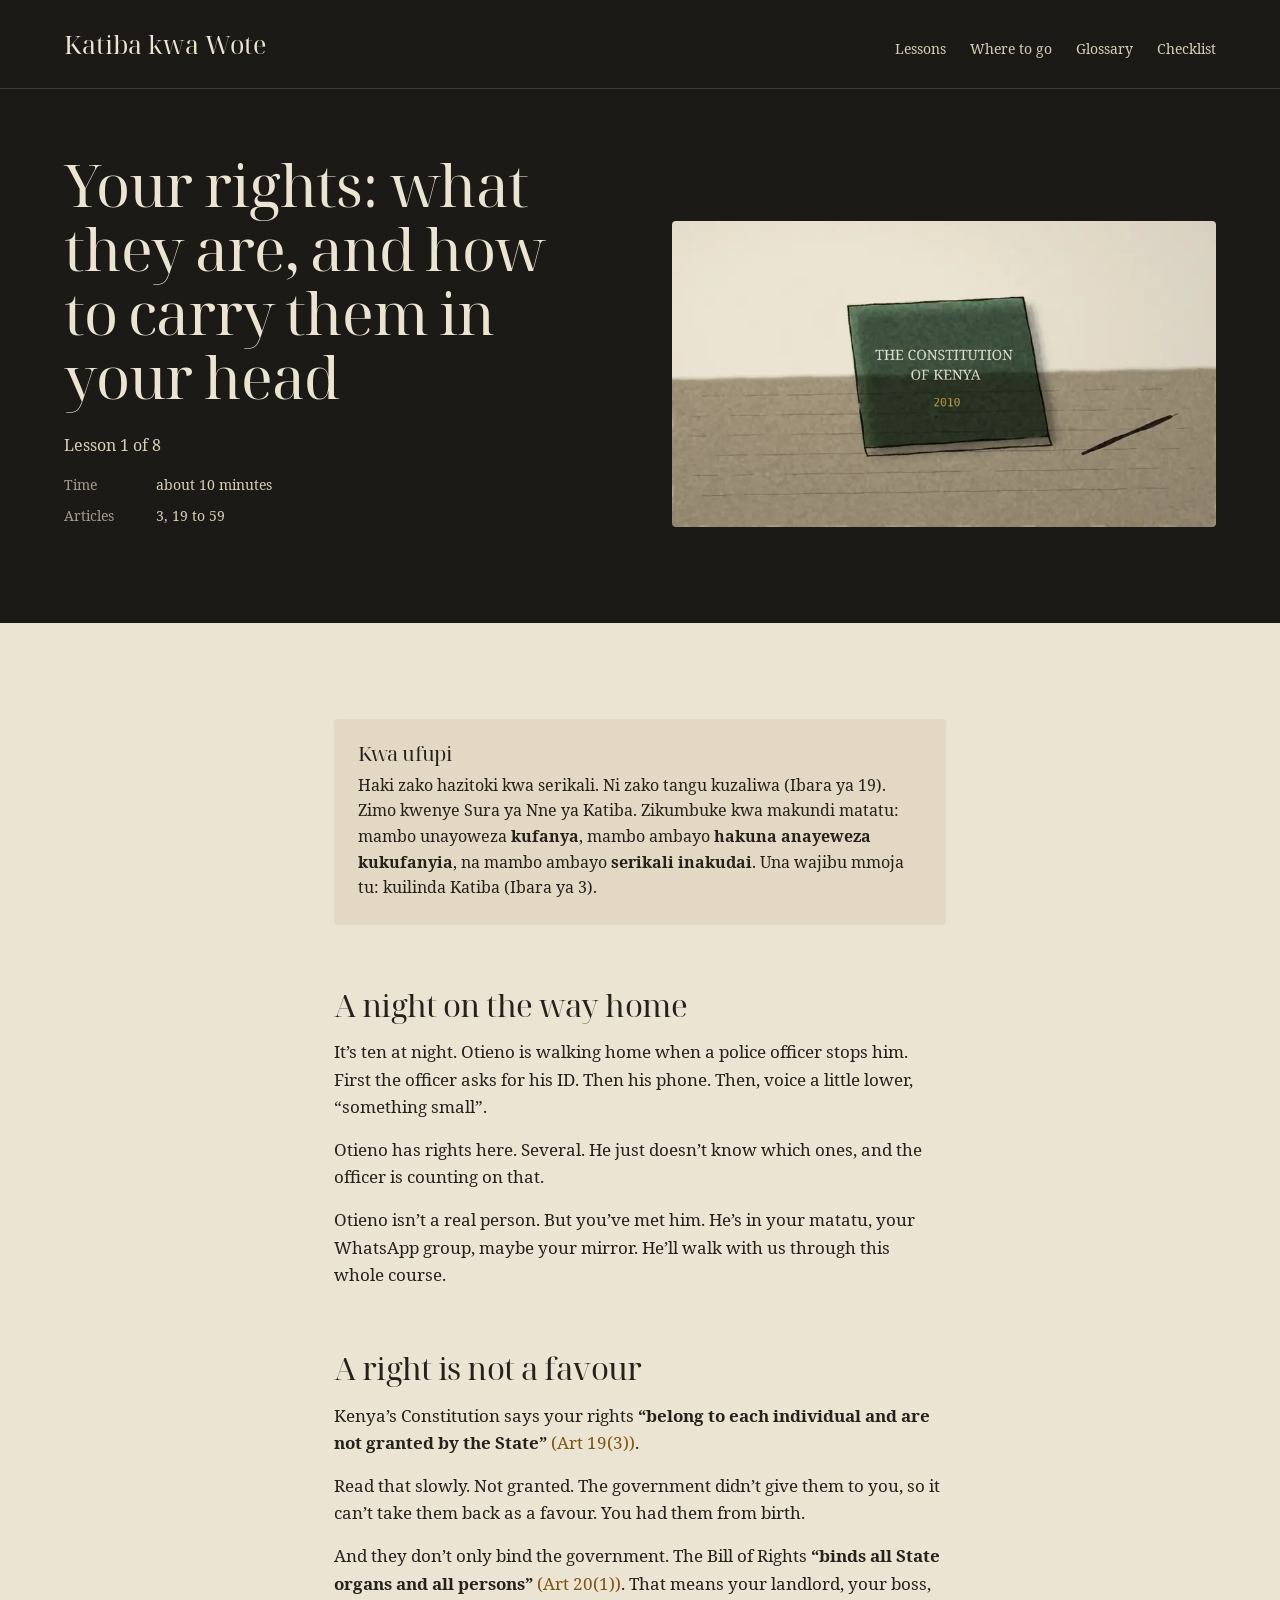
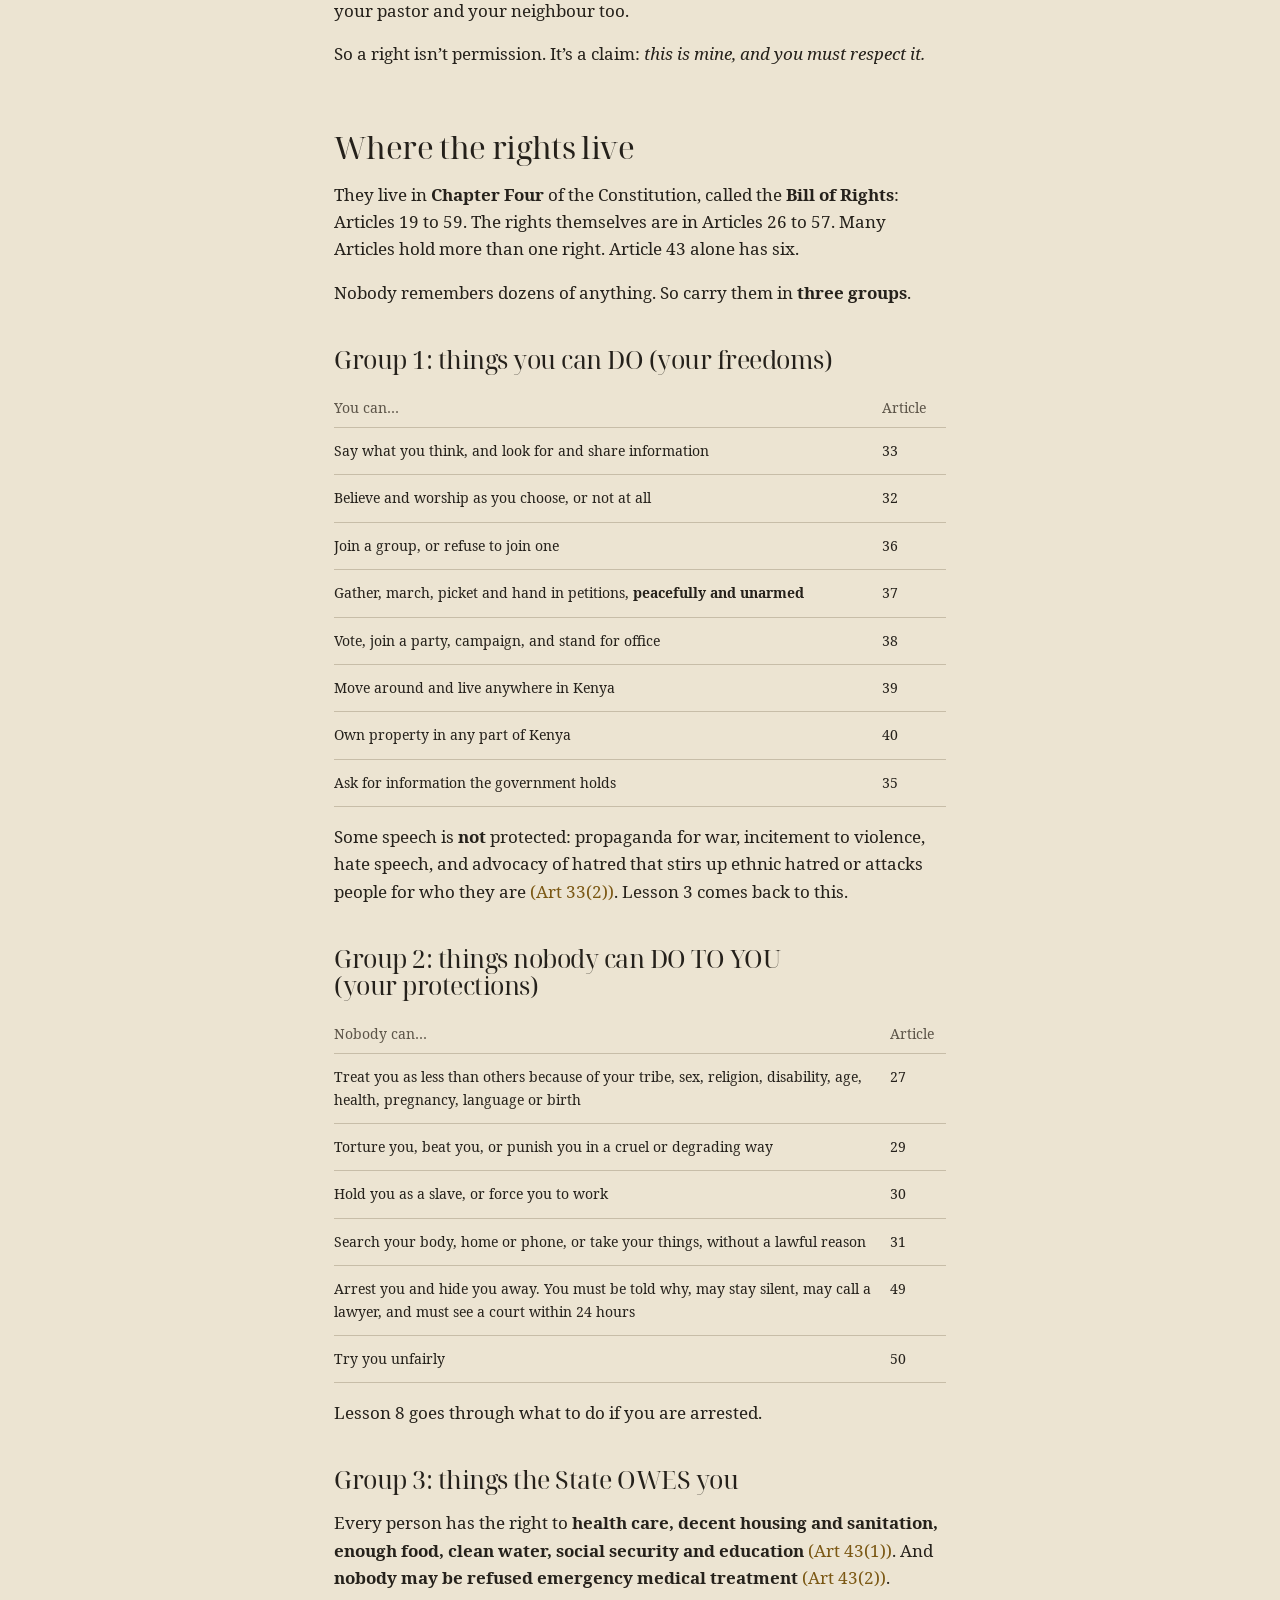
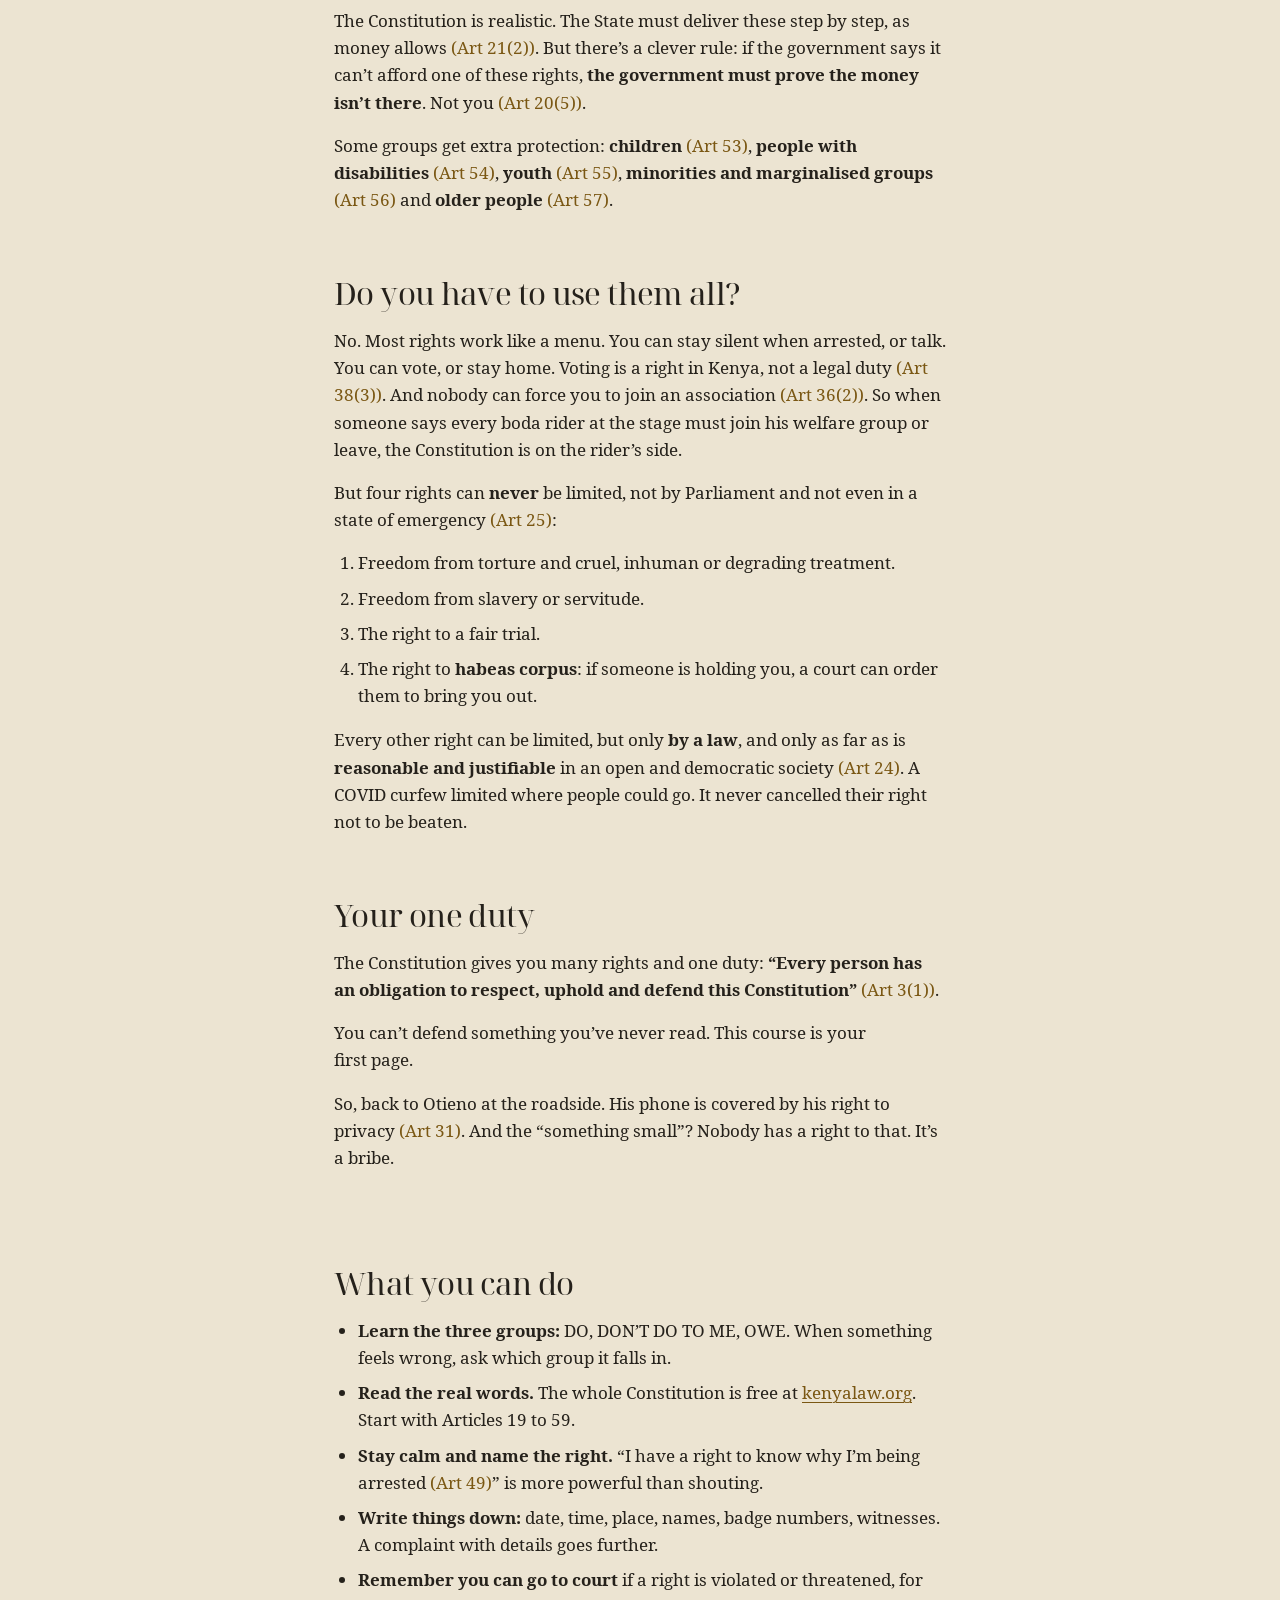
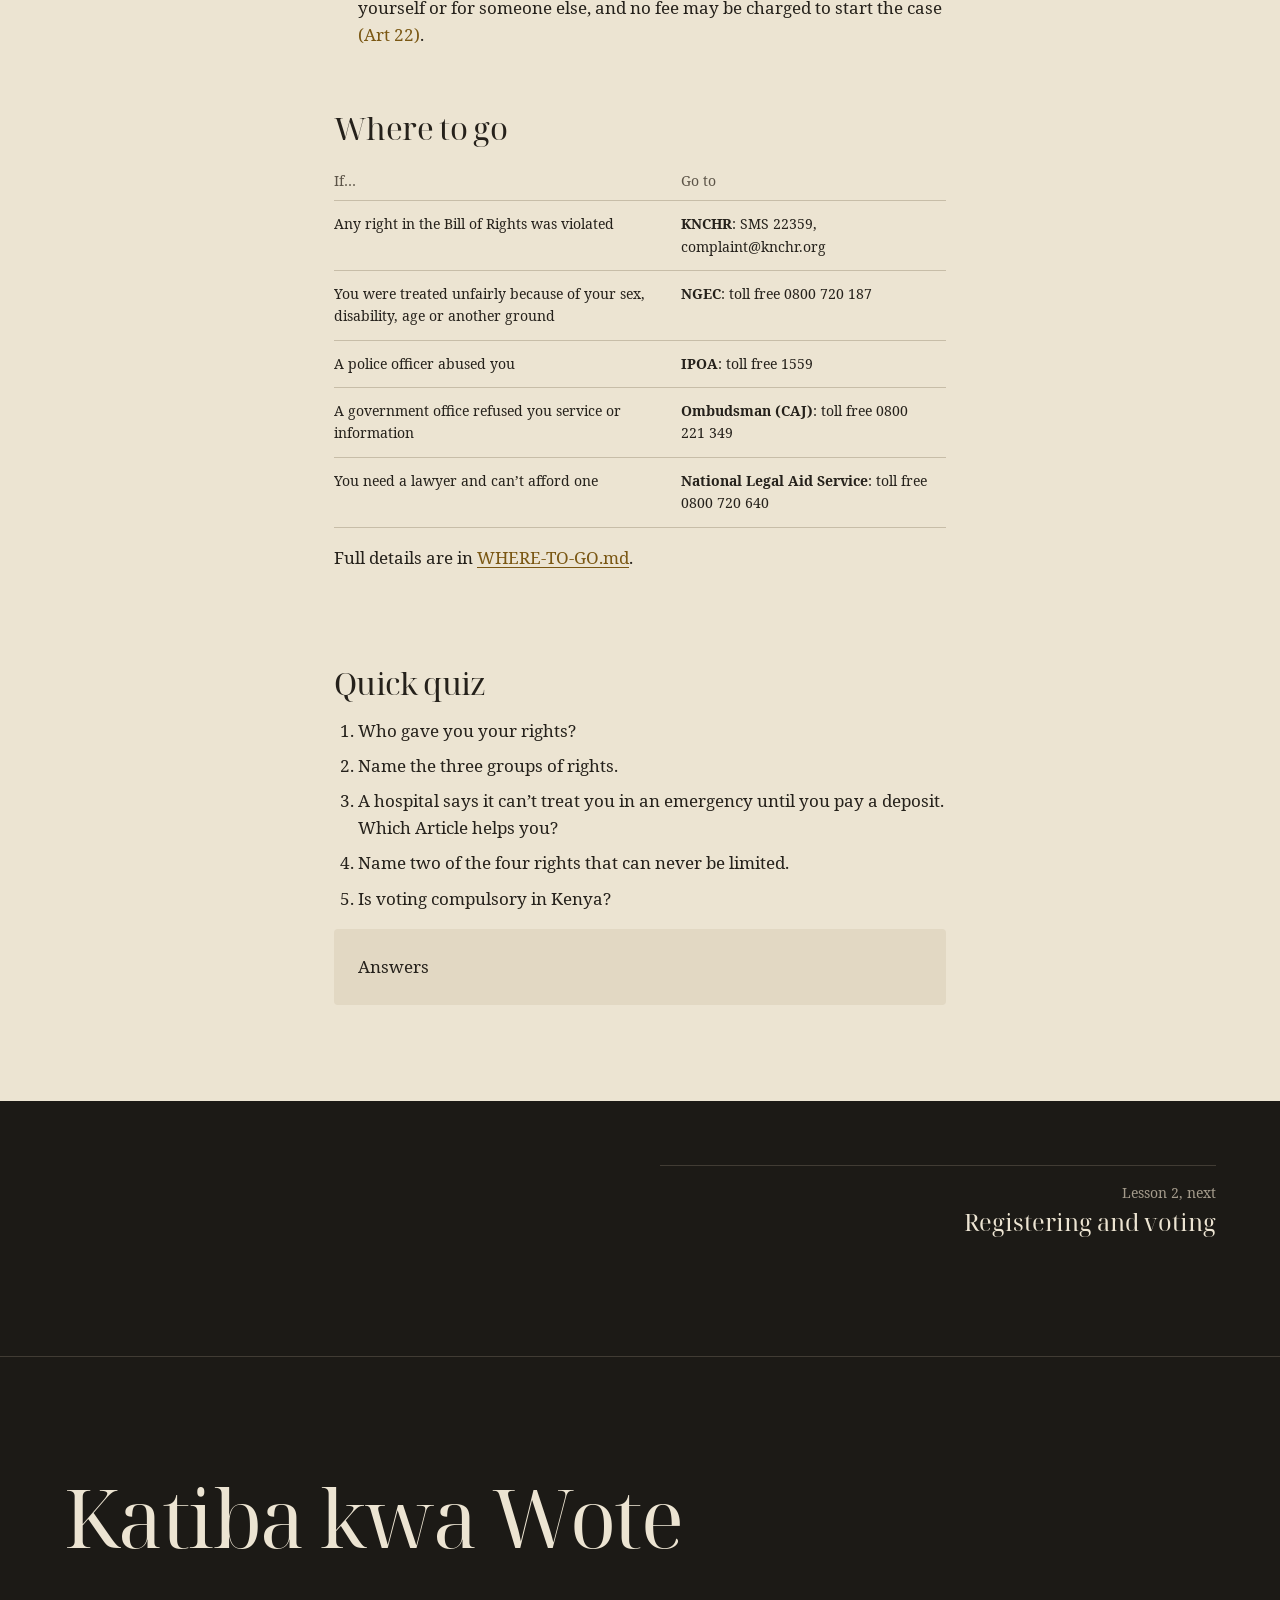
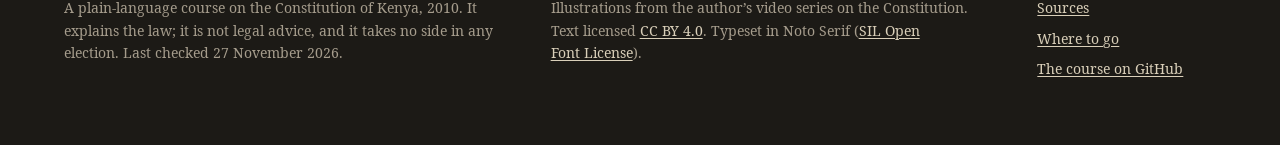
<file: docs/lessons/01-your-rights.html>
<!doctype html>
<html lang="en">
<head>
<meta charset="utf-8">
<meta name="viewport" content="width=device-width, initial-scale=1">
<title>Your rights: what they are, and how to carry them in your head | Katiba kwa Wote</title>
<meta name="description" content="Lesson 1 of a plain-language course on the Constitution of Kenya: Your rights: what they are, and how to carry them in your head.">
<link rel="preload" href="../assets/fonts/NotoSerif-Regular.woff2" as="font" type="font/woff2" crossorigin>
<link rel="stylesheet" href="../assets/site.css">
</head>
<body>
<a class="skip" href="#main">Skip to the content</a>
<header class="masthead">
  <nav class="container nav" aria-label="Main">
    <a class="wordmark" href="../index.html">Katiba kwa Wote</a>
    <ul><li><a href="../index.html#lessons">Lessons</a></li><li><a href="../where-to-go.html">Where to go</a></li><li><a href="../glossary.html">Glossary</a></li><li><a href="../checklist.html">Checklist</a></li></ul>
  </nav>
</header>
<main id="main">

<article class="lesson">
  <header class="lesson-head container">
    <div class="lesson-title">
      <h1>Your rights: what they are, and how to carry them in your head</h1>
      <p class="lesson-of">Lesson 1 of 8</p>
      <dl class="meta"><div><dt>Time</dt><dd>about 10 minutes</dd></div><div><dt>Articles</dt><dd>3, 19 to 59</dd></div></dl>
    </div>
    <figure class="lesson-art"><img src="../assets/img/02_constitution-on-desk-1600.webp" srcset="../assets/img/02_constitution-on-desk-800.webp 800w, ../assets/img/02_constitution-on-desk-1600.webp 1600w" sizes="(min-width: 60rem) 60vw, 100vw" width="1600" height="900" alt="A green copy of the Constitution of Kenya, 2010, lying on a desk." fetchpriority="high"></figure>
  </header>
  <div class="sheet">
    <div class="sheet-inner">
      <aside class="sw" lang="sw"><h2>Kwa ufupi</h2><p>Haki zako hazitoki kwa serikali. Ni zako tangu kuzaliwa (Ibara ya 19). Zimo kwenye Sura ya
Nne ya Katiba. Zikumbuke kwa makundi matatu: mambo unayoweza <strong>kufanya</strong>, mambo ambayo <strong>hakuna anayeweza kukufanyia</strong>,
na mambo ambayo <strong>serikali inakudai</strong>. Una wajibu mmoja tu: kuilinda Katiba (Ibara ya 3).</p></aside>
      <div class="prose"><h2>A night on the way home</h2>
<p>It&rsquo;s ten at night. Otieno is walking home when a police officer stops him. First the officer asks for his ID. Then
his phone. Then, voice a little lower, &ldquo;something small&rdquo;.</p>
<p>Otieno has rights here. Several. He just doesn&rsquo;t know which ones, and the officer is counting on that.</p>
<p>Otieno isn&rsquo;t a real person. But you&rsquo;ve met him. He&rsquo;s in your matatu, your WhatsApp group, maybe your mirror. He&rsquo;ll
walk with us through this whole course.</p>
<h2>A right is not a favour</h2>
<p>Kenya&rsquo;s Constitution says your rights <strong>&ldquo;belong to each individual and are not granted by the State&rdquo;</strong> <cite class="law">(Art 19(3))</cite>.</p>
<p>Read that slowly. Not granted. The government didn&rsquo;t give them to you, so it can&rsquo;t take them back as a favour. You
had them from birth.</p>
<p>And they don&rsquo;t only bind the government. The Bill of Rights <strong>&ldquo;binds all State organs and all persons&rdquo;</strong> <cite class="law">(Art 20(1))</cite>.
That means your landlord, your boss, your pastor and your neighbour too.</p>
<p>So a right isn&rsquo;t permission. It&rsquo;s a claim: <em>this is mine, and you must respect it.</em></p>
<h2>Where the rights live</h2>
<p>They live in <strong>Chapter Four</strong> of the Constitution, called the <strong>Bill of Rights</strong>: Articles 19 to 59. The rights
themselves are in Articles 26 to 57. Many Articles hold more than one right. Article 43 alone has six.</p>
<p>Nobody remembers dozens of anything. So carry them in <strong>three groups</strong>.</p>
<h3>Group 1: things you can DO (your freedoms)</h3>
<div class="table"><table>
<thead>
<tr>
<th>You can&hellip;</th>
<th>Article</th>
</tr>
</thead>
<tbody>
<tr>
<td>Say what you think, and look for and share information</td>
<td>33</td>
</tr>
<tr>
<td>Believe and worship as you choose, or not at all</td>
<td>32</td>
</tr>
<tr>
<td>Join a group, or refuse to join one</td>
<td>36</td>
</tr>
<tr>
<td>Gather, march, picket and hand in petitions, <strong>peacefully and unarmed</strong></td>
<td>37</td>
</tr>
<tr>
<td>Vote, join a party, campaign, and stand for office</td>
<td>38</td>
</tr>
<tr>
<td>Move around and live anywhere in Kenya</td>
<td>39</td>
</tr>
<tr>
<td>Own property in any part of Kenya</td>
<td>40</td>
</tr>
<tr>
<td>Ask for information the government holds</td>
<td>35</td>
</tr>
</tbody>
</table></div>
<p>Some speech is <strong>not</strong> protected: propaganda for war, incitement to violence, hate speech, and advocacy of hatred
that stirs up ethnic hatred or attacks people for who they are <cite class="law">(Art 33(2))</cite>. Lesson 3 comes back to this.</p>
<h3>Group 2: things nobody can DO TO YOU (your protections)</h3>
<div class="table"><table>
<thead>
<tr>
<th>Nobody can&hellip;</th>
<th>Article</th>
</tr>
</thead>
<tbody>
<tr>
<td>Treat you as less than others because of your tribe, sex, religion, disability, age, health, pregnancy, language or birth</td>
<td>27</td>
</tr>
<tr>
<td>Torture you, beat you, or punish you in a cruel or degrading way</td>
<td>29</td>
</tr>
<tr>
<td>Hold you as a slave, or force you to work</td>
<td>30</td>
</tr>
<tr>
<td>Search your body, home or phone, or take your things, without a lawful reason</td>
<td>31</td>
</tr>
<tr>
<td>Arrest you and hide you away. You must be told why, may stay silent, may call a lawyer, and must see a court within 24 hours</td>
<td>49</td>
</tr>
<tr>
<td>Try you unfairly</td>
<td>50</td>
</tr>
</tbody>
</table></div>
<p>Lesson 8 goes through what to do if you are arrested.</p>
<h3>Group 3: things the State OWES you</h3>
<p>Every person has the right to <strong>health care, decent housing and sanitation, enough food, clean water, social security
and education</strong> <cite class="law">(Art 43(1))</cite>. And <strong>nobody may be refused emergency medical treatment</strong> <cite class="law">(Art 43(2))</cite>.</p>
<p>The Constitution is realistic. The State must deliver these step by step, as money allows <cite class="law">(Art 21(2))</cite>. But there&rsquo;s a
clever rule: if the government says it can&rsquo;t afford one of these rights, <strong>the government must prove the money isn&rsquo;t
there</strong>. Not you <cite class="law">(Art 20(5))</cite>.</p>
<p>Some groups get extra protection: <strong>children</strong> <cite class="law">(Art 53)</cite>, <strong>people with disabilities</strong> <cite class="law">(Art 54)</cite>, <strong>youth</strong> <cite class="law">(Art 55)</cite>,
<strong>minorities and marginalised groups</strong> <cite class="law">(Art 56)</cite> and <strong>older people</strong> <cite class="law">(Art 57)</cite>.</p>
<h2>Do you have to use them all?</h2>
<p>No. Most rights work like a menu. You can stay silent when arrested, or talk. You can vote, or stay home. Voting is a
right in Kenya, not a legal duty <cite class="law">(Art 38(3))</cite>. And nobody can force you to join an association <cite class="law">(Art 36(2))</cite>. So when
someone says every boda rider at the stage must join his welfare group or leave, the Constitution is on the rider&rsquo;s
side.</p>
<p>But four rights can <strong>never</strong> be limited, not by Parliament and not even in a state of emergency <cite class="law">(Art 25)</cite>:</p>
<ol>
<li>Freedom from torture and cruel, inhuman or degrading treatment.</li>
<li>Freedom from slavery or servitude.</li>
<li>The right to a fair trial.</li>
<li>The right to <strong>habeas corpus</strong>: if someone is holding you, a court can order them to bring you out.</li>
</ol>
<p>Every other right can be limited, but only <strong>by a law</strong>, and only as far as is <strong>reasonable and justifiable</strong> in an
open and democratic society <cite class="law">(Art 24)</cite>. A COVID curfew limited where people could go. It never cancelled their right
not to be beaten.</p>
<h2>Your one duty</h2>
<p>The Constitution gives you many rights and one duty: <strong>&ldquo;Every person has an obligation to respect, uphold and defend
this Constitution&rdquo;</strong> <cite class="law">(Art 3(1))</cite>.</p>
<p>You can&rsquo;t defend something you&rsquo;ve never read. This course is your first page.</p>
<p>So, back to Otieno at the roadside. His phone is covered by his right to privacy <cite class="law">(Art 31)</cite>. And the &ldquo;something small&rdquo;?
Nobody has a right to that. It&rsquo;s a bribe.</p>
<hr />
<h2>What you can do</h2>
<ul>
<li><strong>Learn the three groups:</strong> DO, DON&rsquo;T DO TO ME, OWE. When something feels wrong, ask which group it falls in.</li>
<li><strong>Read the real words.</strong> The whole Constitution is free at <a href="https://kenyalaw.org" rel="noopener">kenyalaw.org</a>. Start with
  Articles 19 to 59.</li>
<li><strong>Stay calm and name the right.</strong> &ldquo;I have a right to know why I&rsquo;m being arrested <cite class="law">(Art 49)</cite>&rdquo; is more powerful than
  shouting.</li>
<li><strong>Write things down:</strong> date, time, place, names, badge numbers, witnesses. A complaint with details goes further.</li>
<li><strong>Remember you can go to court</strong> if a right is violated or threatened, for yourself or for someone else, and no fee
  may be charged to start the case <cite class="law">(Art 22)</cite>.</li>
</ul>
<h2>Where to go</h2>
<div class="table"><table>
<thead>
<tr>
<th>If&hellip;</th>
<th>Go to</th>
</tr>
</thead>
<tbody>
<tr>
<td>Any right in the Bill of Rights was violated</td>
<td><strong>KNCHR</strong>: SMS 22359, complaint@knchr.org</td>
</tr>
<tr>
<td>You were treated unfairly because of your sex, disability, age or another ground</td>
<td><strong>NGEC</strong>: toll free 0800 720 187</td>
</tr>
<tr>
<td>A police officer abused you</td>
<td><strong>IPOA</strong>: toll free 1559</td>
</tr>
<tr>
<td>A government office refused you service or information</td>
<td><strong>Ombudsman (CAJ)</strong>: toll free 0800 221 349</td>
</tr>
<tr>
<td>You need a lawyer and can&rsquo;t afford one</td>
<td><strong>National Legal Aid Service</strong>: toll free 0800 720 640</td>
</tr>
</tbody>
</table></div>
<p>Full details are in <a href="../where-to-go.html">WHERE-TO-GO.md</a>.</p>
<hr />
<h2>Quick quiz</h2>
<ol>
<li>Who gave you your rights?</li>
<li>Name the three groups of rights.</li>
<li>A hospital says it can&rsquo;t treat you in an emergency until you pay a deposit. Which Article helps you?</li>
<li>Name two of the four rights that can never be limited.</li>
<li>Is voting compulsory in Kenya?</li>
</ol>
<details>
<summary>Answers</summary>
<ol>
<li>Nobody. They belong to you and are not granted by the State <cite class="law">(Art 19(3))</cite>.</li>
<li>Things you can do, things nobody can do to you, and things the State owes you.</li>
<li>Art 43(2): nobody may be denied emergency medical treatment.</li>
<li>Any two of: freedom from torture, freedom from slavery, a fair trial, habeas corpus <cite class="law">(Art 25)</cite>.</li>
<li>No. It&rsquo;s a right <cite class="law">(Art 38(3))</cite>, not a legal duty.</li>
</ol>
</details></div>
    </div>
  </div>
  <nav class="container steps" aria-label="Lessons"><a class="step next" href="../lessons/02-registering-and-voting.html"><span>Lesson 2, next</span><strong>Registering and voting</strong></a></nav>
</article>
</main>
<footer class="colophon">
  <div class="container">
    <p class="colophon-mark"><a href="../index.html">Katiba kwa Wote</a></p>
    <div class="colophon-grid">
      <p>A plain-language course on the Constitution of Kenya, 2010. It explains the law; it is not legal advice,
      and it takes no side in any election. Last checked 27 November 2026.</p>
      <p>Illustrations from the author’s video series on the Constitution. Text licensed
      <a href="https://github.com/sagebeme/katiba-kwa-wote/blob/main/LICENSE" rel="noopener">CC BY 4.0</a>. Typeset in Noto Serif
      (<a href="../assets/fonts/OFL.txt">SIL Open Font License</a>).</p>
      <ul class="colophon-links">
        <li><a href="../sources.html">Sources</a></li>
        <li><a href="../where-to-go.html">Where to go</a></li>
        <li><a href="https://github.com/sagebeme/katiba-kwa-wote" rel="noopener">The course on GitHub</a></li>
      </ul>
    </div>
  </div>
</footer>
</body>
</html>
</file>
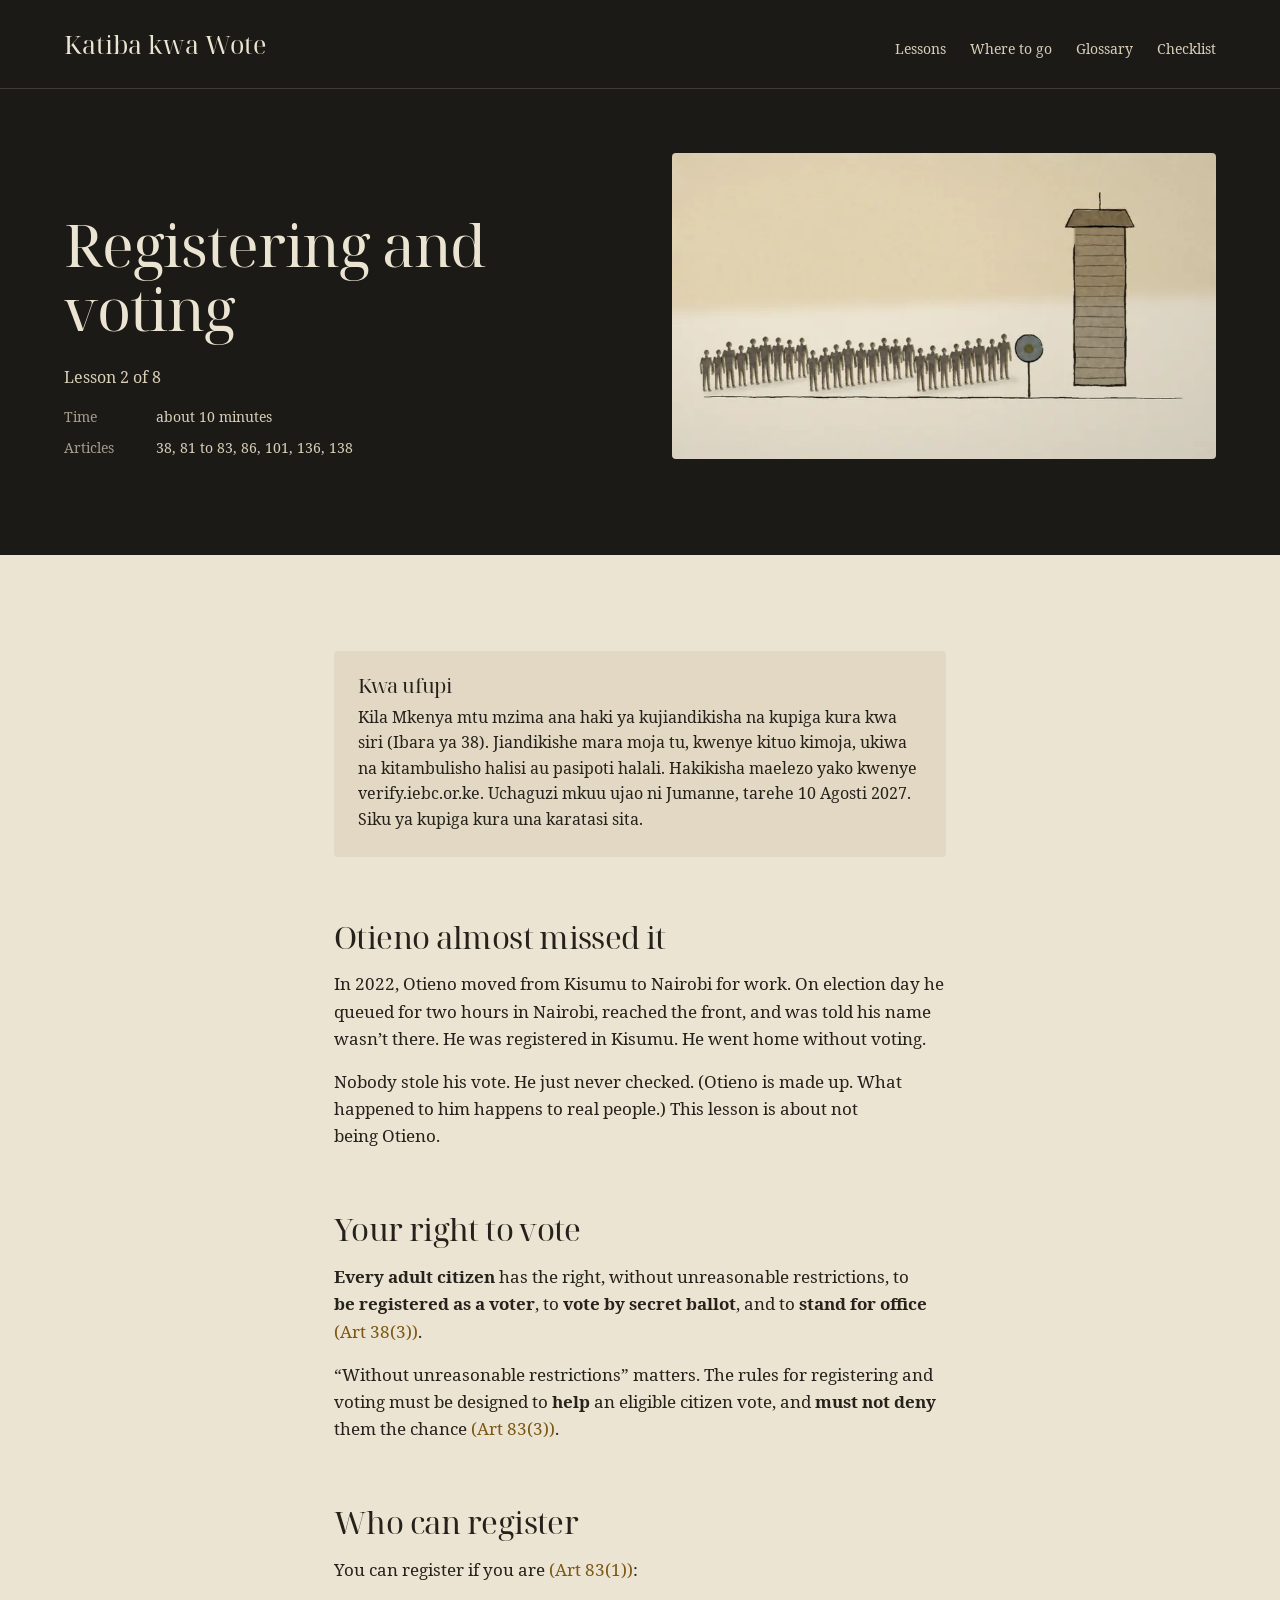
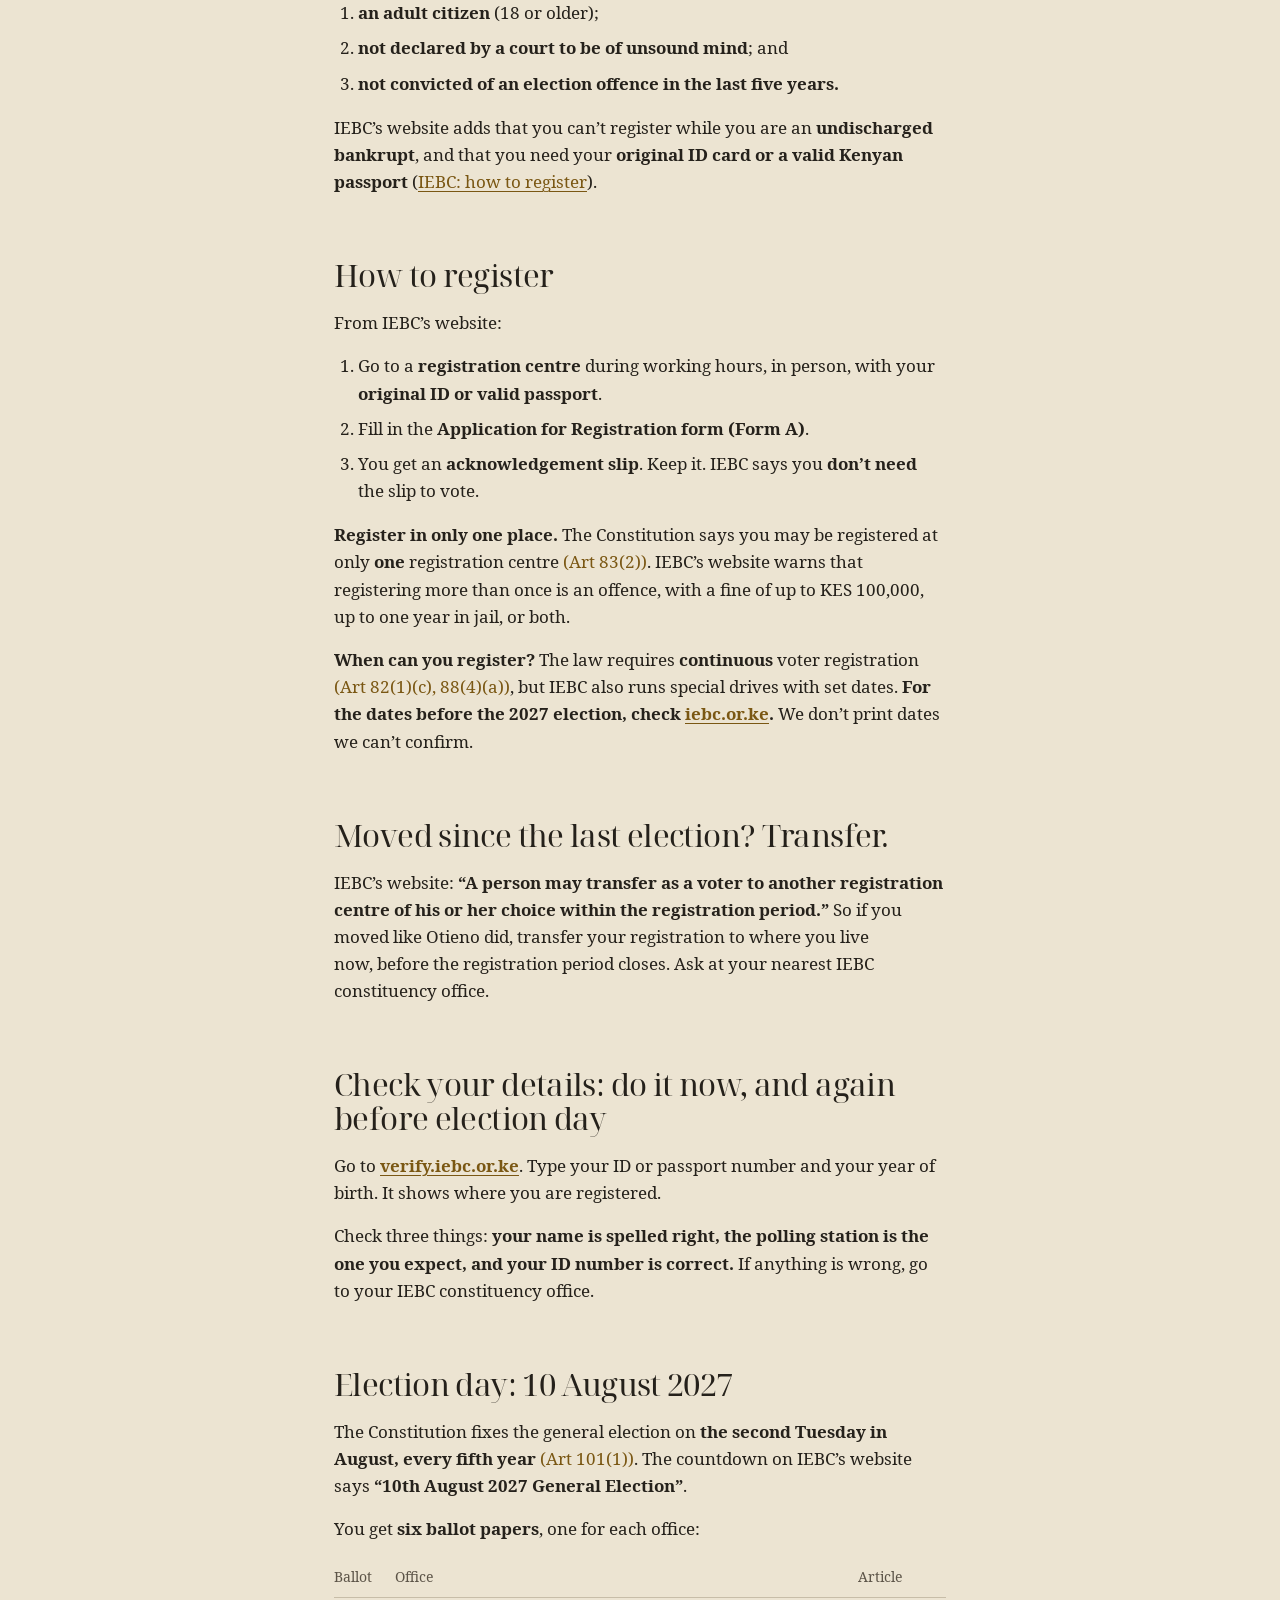
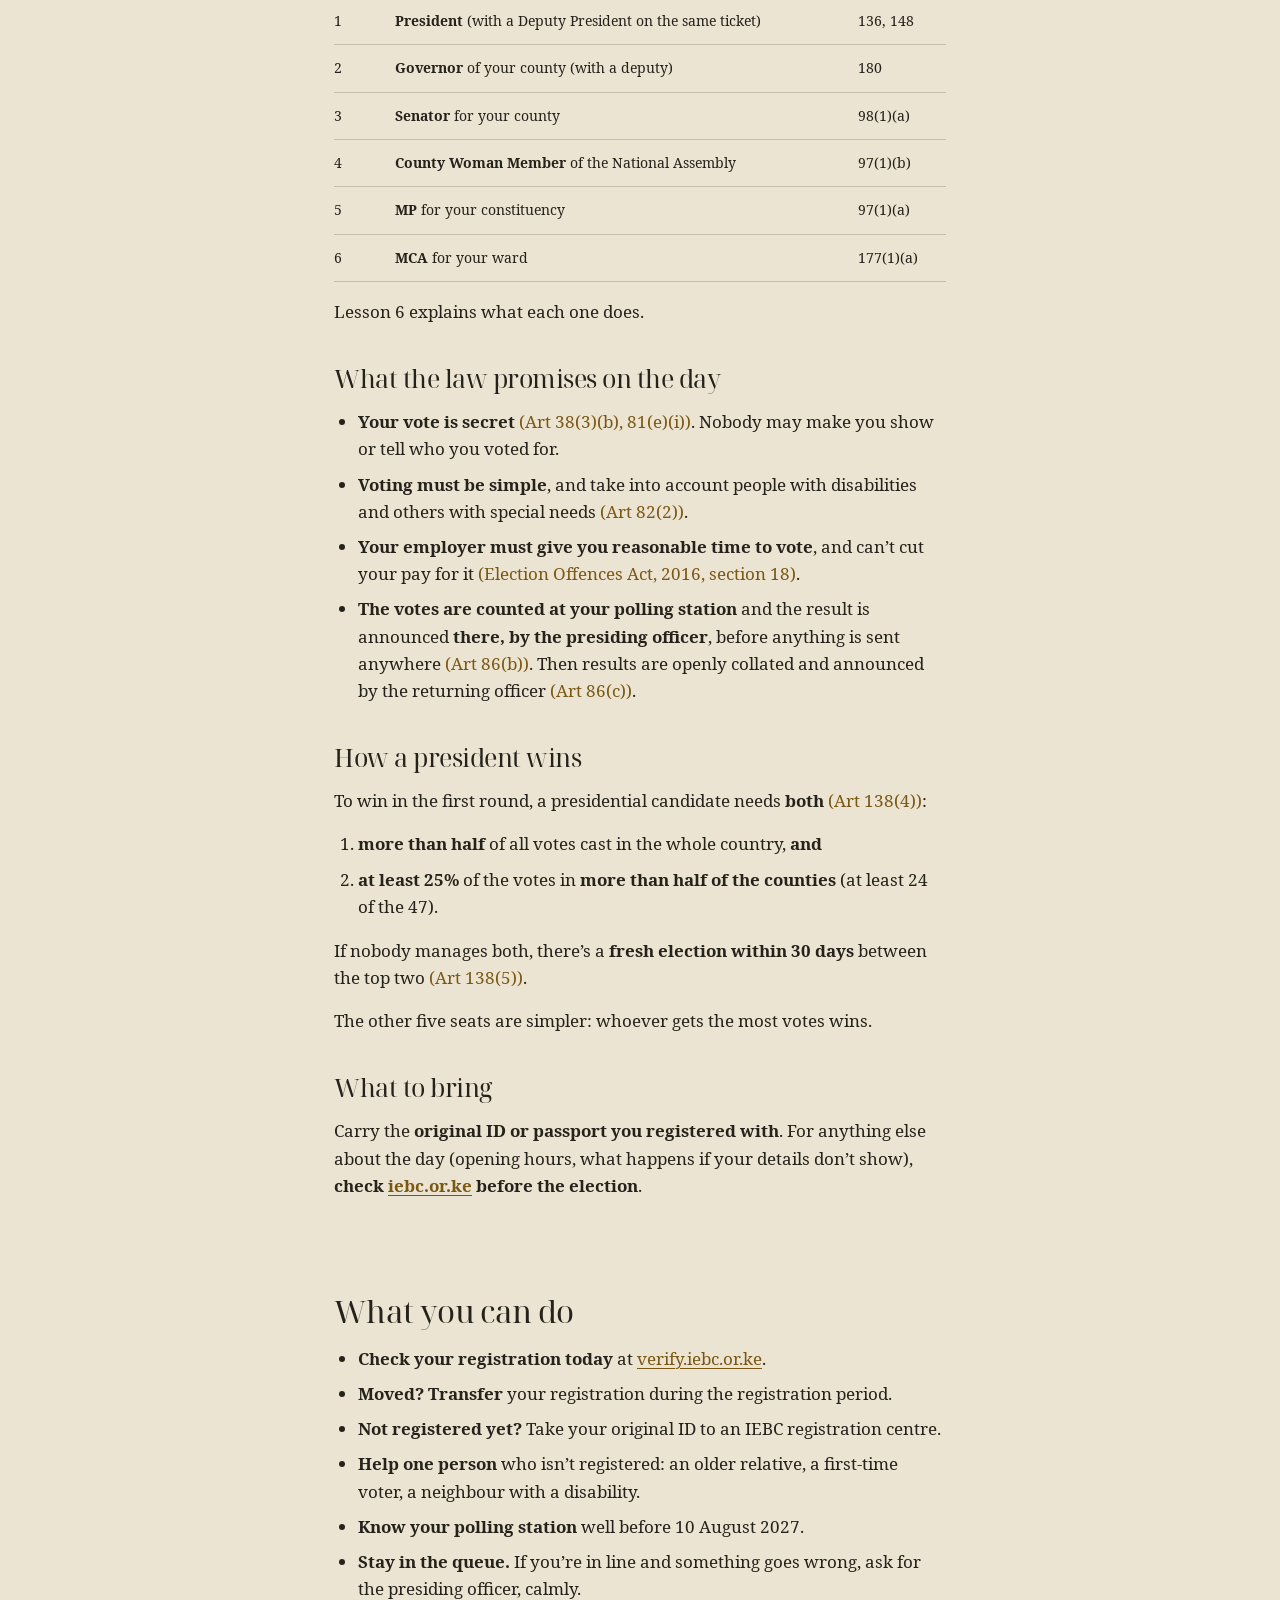
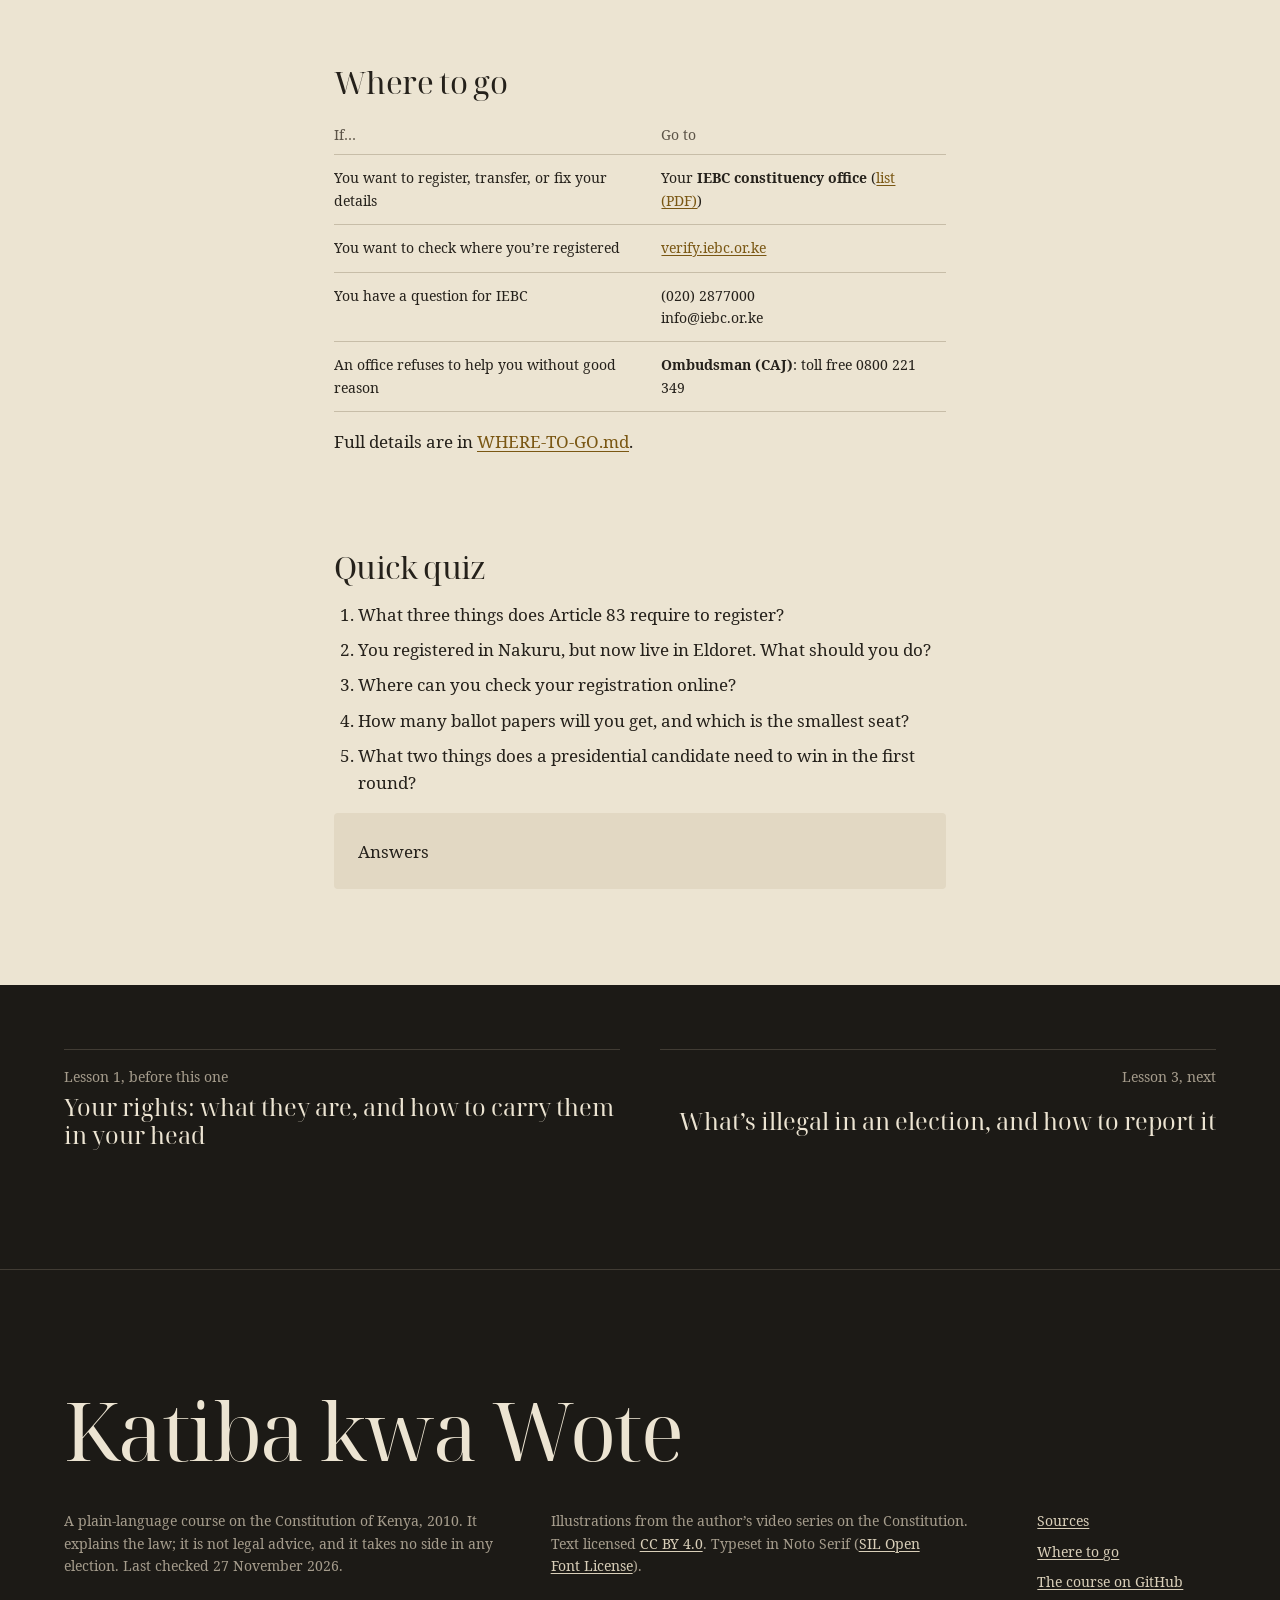
<file: docs/lessons/02-registering-and-voting.html>
<!doctype html>
<html lang="en">
<head>
<meta charset="utf-8">
<meta name="viewport" content="width=device-width, initial-scale=1">
<title>Registering and voting | Katiba kwa Wote</title>
<meta name="description" content="Lesson 2 of a plain-language course on the Constitution of Kenya: Registering and voting.">
<link rel="preload" href="../assets/fonts/NotoSerif-Regular.woff2" as="font" type="font/woff2" crossorigin>
<link rel="stylesheet" href="../assets/site.css">
</head>
<body>
<a class="skip" href="#main">Skip to the content</a>
<header class="masthead">
  <nav class="container nav" aria-label="Main">
    <a class="wordmark" href="../index.html">Katiba kwa Wote</a>
    <ul><li><a href="../index.html#lessons">Lessons</a></li><li><a href="../where-to-go.html">Where to go</a></li><li><a href="../glossary.html">Glossary</a></li><li><a href="../checklist.html">Checklist</a></li></ul>
  </nav>
</header>
<main id="main">

<article class="lesson">
  <header class="lesson-head container">
    <div class="lesson-title">
      <h1>Registering and voting</h1>
      <p class="lesson-of">Lesson 2 of 8</p>
      <dl class="meta"><div><dt>Time</dt><dd>about 10 minutes</dd></div><div><dt>Articles</dt><dd>38, 81 to 83, 86, 101, 136, 138</dd></div></dl>
    </div>
    <figure class="lesson-art"><img src="../assets/img/05_kicc-queue-1600.webp" srcset="../assets/img/05_kicc-queue-800.webp 800w, ../assets/img/05_kicc-queue-1600.webp 1600w" sizes="(min-width: 60rem) 60vw, 100vw" width="1600" height="900" alt="A long queue of people waiting beside a tall building." fetchpriority="high"></figure>
  </header>
  <div class="sheet">
    <div class="sheet-inner">
      <aside class="sw" lang="sw"><h2>Kwa ufupi</h2><p>Kila Mkenya mtu mzima ana haki ya kujiandikisha na kupiga kura kwa siri (Ibara ya 38).
Jiandikishe mara moja tu, kwenye kituo kimoja, ukiwa na kitambulisho halisi au pasipoti halali. Hakikisha maelezo
yako kwenye verify.iebc.or.ke. Uchaguzi mkuu ujao ni Jumanne, tarehe 10 Agosti 2027. Siku ya kupiga kura una
karatasi sita.</p></aside>
      <div class="prose"><h2>Otieno almost missed it</h2>
<p>In 2022, Otieno moved from Kisumu to Nairobi for work. On election day he queued for two hours in Nairobi, reached
the front, and was told his name wasn&rsquo;t there. He was registered in Kisumu. He went home without voting.</p>
<p>Nobody stole his vote. He just never checked. (Otieno is made up. What happened to him happens to real people.)
This lesson is about not being Otieno.</p>
<h2>Your right to vote</h2>
<p><strong>Every adult citizen</strong> has the right, without unreasonable restrictions, to <strong>be registered as a voter</strong>, to <strong>vote
by secret ballot</strong>, and to <strong>stand for office</strong> <cite class="law">(Art 38(3))</cite>.</p>
<p>&ldquo;Without unreasonable restrictions&rdquo; matters. The rules for registering and voting must be designed to <strong>help</strong> an
eligible citizen vote, and <strong>must not deny</strong> them the chance <cite class="law">(Art 83(3))</cite>.</p>
<h2>Who can register</h2>
<p>You can register if you are <cite class="law">(Art 83(1))</cite>:</p>
<ol>
<li><strong>an adult citizen</strong> (18 or older);</li>
<li><strong>not declared by a court to be of unsound mind</strong>; and</li>
<li><strong>not convicted of an election offence in the last five years.</strong></li>
</ol>
<p>IEBC&rsquo;s website adds that you can&rsquo;t register while you are an <strong>undischarged bankrupt</strong>, and that you need your
<strong>original ID card or a valid Kenyan passport</strong> (<a href="https://www.iebc.or.ke/registration/?how" rel="noopener">IEBC: how to register</a>).</p>
<h2>How to register</h2>
<p>From IEBC&rsquo;s website:</p>
<ol>
<li>Go to a <strong>registration centre</strong> during working hours, in person, with your <strong>original ID or valid passport</strong>.</li>
<li>Fill in the <strong>Application for Registration form (Form A)</strong>.</li>
<li>You get an <strong>acknowledgement slip</strong>. Keep it. IEBC says you <strong>don&rsquo;t need</strong> the slip to vote.</li>
</ol>
<p><strong>Register in only one place.</strong> The Constitution says you may be registered at only <strong>one</strong> registration centre
<cite class="law">(Art 83(2))</cite>. IEBC&rsquo;s website warns that registering more than once is an offence, with a fine of up to KES 100,000,
up to one year in jail, or both.</p>
<p><strong>When can you register?</strong> The law requires <strong>continuous</strong> voter registration <cite class="law">(Art 82(1)(c), 88(4)(a))</cite>, but IEBC
also runs special drives with set dates. <strong>For the dates before the 2027 election, check
<a href="https://www.iebc.or.ke" rel="noopener">iebc.or.ke</a>.</strong> We don&rsquo;t print dates we can&rsquo;t confirm.</p>
<h2>Moved since the last election? Transfer.</h2>
<p>IEBC&rsquo;s website: <strong>&ldquo;A person may transfer as a voter to another registration centre of his or her choice within the
registration period.&rdquo;</strong> So if you moved like Otieno did, transfer your registration to where you live now, before
the registration period closes. Ask at your nearest IEBC constituency office.</p>
<h2>Check your details: do it now, and again before election day</h2>
<p>Go to <strong><a href="https://verify.iebc.or.ke" rel="noopener">verify.iebc.or.ke</a></strong>. Type your ID or passport number and your year of birth. It
shows where you are registered.</p>
<p>Check three things: <strong>your name is spelled right, the polling station is the one you expect, and your ID number is
correct.</strong> If anything is wrong, go to your IEBC constituency office.</p>
<h2>Election day: 10 August 2027</h2>
<p>The Constitution fixes the general election on <strong>the second Tuesday in August, every fifth year</strong> <cite class="law">(Art 101(1))</cite>. The
countdown on IEBC&rsquo;s website says <strong>&ldquo;10th August 2027 General Election&rdquo;</strong>.</p>
<p>You get <strong>six ballot papers</strong>, one for each office:</p>
<div class="table"><table>
<thead>
<tr>
<th>Ballot</th>
<th>Office</th>
<th>Article</th>
</tr>
</thead>
<tbody>
<tr>
<td>1</td>
<td><strong>President</strong> (with a Deputy President on the same ticket)</td>
<td>136, 148</td>
</tr>
<tr>
<td>2</td>
<td><strong>Governor</strong> of your county (with a deputy)</td>
<td>180</td>
</tr>
<tr>
<td>3</td>
<td><strong>Senator</strong> for your county</td>
<td>98(1)(a)</td>
</tr>
<tr>
<td>4</td>
<td><strong>County Woman Member</strong> of the National Assembly</td>
<td>97(1)(b)</td>
</tr>
<tr>
<td>5</td>
<td><strong>MP</strong> for your constituency</td>
<td>97(1)(a)</td>
</tr>
<tr>
<td>6</td>
<td><strong>MCA</strong> for your ward</td>
<td>177(1)(a)</td>
</tr>
</tbody>
</table></div>
<p>Lesson 6 explains what each one does.</p>
<h3>What the law promises on the day</h3>
<ul>
<li><strong>Your vote is secret</strong> <cite class="law">(Art 38(3)(b), 81(e)(i))</cite>. Nobody may make you show or tell who you voted for.</li>
<li><strong>Voting must be simple</strong>, and take into account people with disabilities and others with special needs
  <cite class="law">(Art 82(2))</cite>.</li>
<li><strong>Your employer must give you reasonable time to vote</strong>, and can&rsquo;t cut your pay for it <cite class="law">(Election Offences Act,
  2016, section 18)</cite>.</li>
<li><strong>The votes are counted at your polling station</strong> and the result is announced <strong>there, by the presiding officer</strong>,
  before anything is sent anywhere <cite class="law">(Art 86(b))</cite>. Then results are openly collated and announced by the returning
  officer <cite class="law">(Art 86(c))</cite>.</li>
</ul>
<h3>How a president wins</h3>
<p>To win in the first round, a presidential candidate needs <strong>both</strong> <cite class="law">(Art 138(4))</cite>:</p>
<ol>
<li><strong>more than half</strong> of all votes cast in the whole country, <strong>and</strong></li>
<li><strong>at least 25%</strong> of the votes in <strong>more than half of the counties</strong> (at least 24 of the 47).</li>
</ol>
<p>If nobody manages both, there&rsquo;s a <strong>fresh election within 30 days</strong> between the top two <cite class="law">(Art 138(5))</cite>.</p>
<p>The other five seats are simpler: whoever gets the most votes wins.</p>
<h3>What to bring</h3>
<p>Carry the <strong>original ID or passport you registered with</strong>. For anything else about the day (opening hours, what
happens if your details don&rsquo;t show), <strong>check <a href="https://www.iebc.or.ke" rel="noopener">iebc.or.ke</a> before the election</strong>.</p>
<hr />
<h2>What you can do</h2>
<ul>
<li><strong>Check your registration today</strong> at <a href="https://verify.iebc.or.ke" rel="noopener">verify.iebc.or.ke</a>.</li>
<li><strong>Moved? Transfer</strong> your registration during the registration period.</li>
<li><strong>Not registered yet?</strong> Take your original ID to an IEBC registration centre.</li>
<li><strong>Help one person</strong> who isn&rsquo;t registered: an older relative, a first-time voter, a neighbour with a disability.</li>
<li><strong>Know your polling station</strong> well before 10 August 2027.</li>
<li><strong>Stay in the queue.</strong> If you&rsquo;re in line and something goes wrong, ask for the presiding officer, calmly.</li>
</ul>
<h2>Where to go</h2>
<div class="table"><table>
<thead>
<tr>
<th>If&hellip;</th>
<th>Go to</th>
</tr>
</thead>
<tbody>
<tr>
<td>You want to register, transfer, or fix your details</td>
<td>Your <strong>IEBC constituency office</strong> (<a href="https://www.iebc.or.ke/docs/Physical_Locations_of_County_and_Constituency_Offices_in_Kenya.pdf" rel="noopener">list (PDF)</a>)</td>
</tr>
<tr>
<td>You want to check where you&rsquo;re registered</td>
<td><a href="https://verify.iebc.or.ke" rel="noopener">verify.iebc.or.ke</a></td>
</tr>
<tr>
<td>You have a question for IEBC</td>
<td>(020) 2877000<br>info@iebc.or.ke</td>
</tr>
<tr>
<td>An office refuses to help you without good reason</td>
<td><strong>Ombudsman (CAJ)</strong>: toll free 0800 221 349</td>
</tr>
</tbody>
</table></div>
<p>Full details are in <a href="../where-to-go.html">WHERE-TO-GO.md</a>.</p>
<hr />
<h2>Quick quiz</h2>
<ol>
<li>What three things does Article 83 require to register?</li>
<li>You registered in Nakuru, but now live in Eldoret. What should you do?</li>
<li>Where can you check your registration online?</li>
<li>How many ballot papers will you get, and which is the smallest seat?</li>
<li>What two things does a presidential candidate need to win in the first round?</li>
</ol>
<details>
<summary>Answers</summary>
<ol>
<li>Be an adult citizen, not declared of unsound mind, and not convicted of an election offence in the last five years.</li>
<li>Transfer your registration to a centre in Eldoret during the registration period.</li>
<li><a href="https://verify.iebc.or.ke" rel="noopener">verify.iebc.or.ke</a>.</li>
<li>Six. The smallest seat is your ward&rsquo;s MCA.</li>
<li>More than half of all votes, and at least 25% in more than half of the counties <cite class="law">(Art 138(4))</cite>.</li>
</ol>
</details></div>
    </div>
  </div>
  <nav class="container steps" aria-label="Lessons"><a class="step prev" href="../lessons/01-your-rights.html"><span>Lesson 1, before this one</span><strong>Your rights: what they are, and how to carry them in your head</strong></a><a class="step next" href="../lessons/03-election-crimes-and-reporting.html"><span>Lesson 3, next</span><strong>What’s illegal in an election, and how to report it</strong></a></nav>
</article>
</main>
<footer class="colophon">
  <div class="container">
    <p class="colophon-mark"><a href="../index.html">Katiba kwa Wote</a></p>
    <div class="colophon-grid">
      <p>A plain-language course on the Constitution of Kenya, 2010. It explains the law; it is not legal advice,
      and it takes no side in any election. Last checked 27 November 2026.</p>
      <p>Illustrations from the author’s video series on the Constitution. Text licensed
      <a href="https://github.com/sagebeme/katiba-kwa-wote/blob/main/LICENSE" rel="noopener">CC BY 4.0</a>. Typeset in Noto Serif
      (<a href="../assets/fonts/OFL.txt">SIL Open Font License</a>).</p>
      <ul class="colophon-links">
        <li><a href="../sources.html">Sources</a></li>
        <li><a href="../where-to-go.html">Where to go</a></li>
        <li><a href="https://github.com/sagebeme/katiba-kwa-wote" rel="noopener">The course on GitHub</a></li>
      </ul>
    </div>
  </div>
</footer>
</body>
</html>
</file>
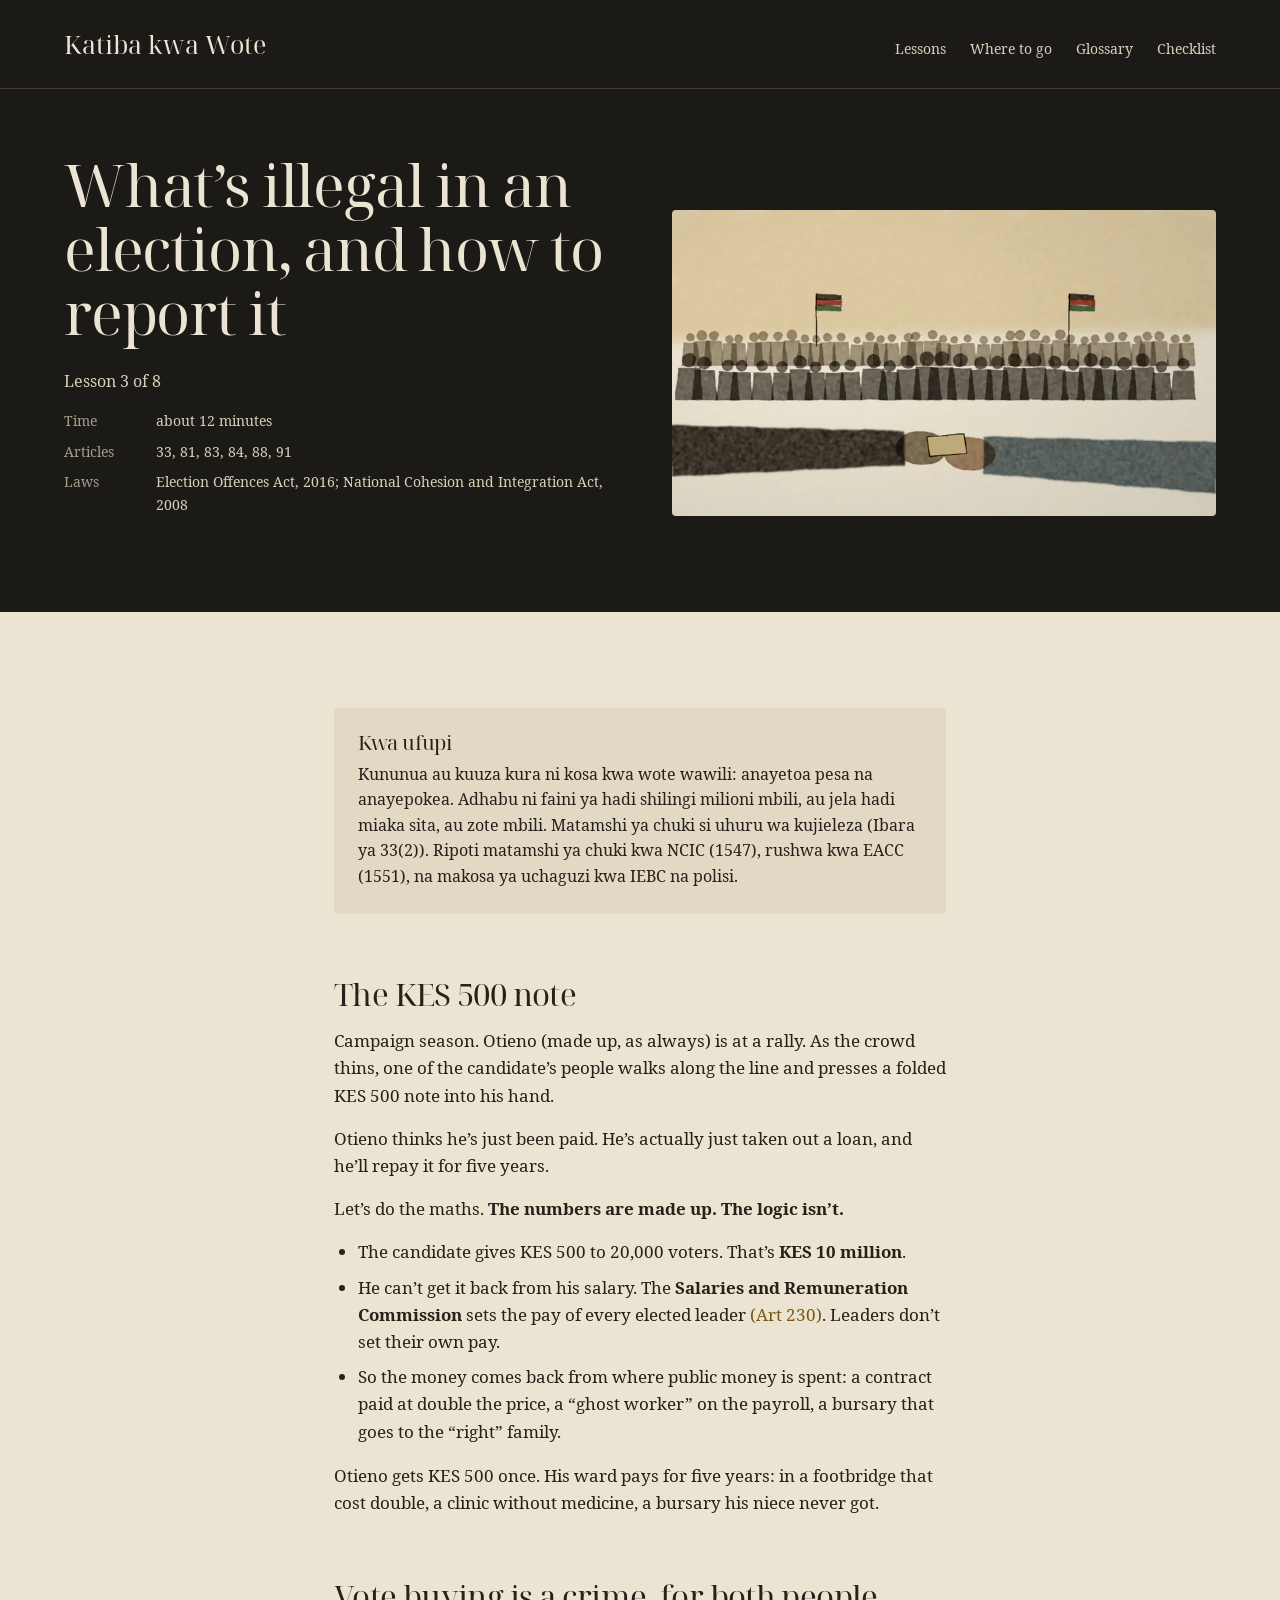
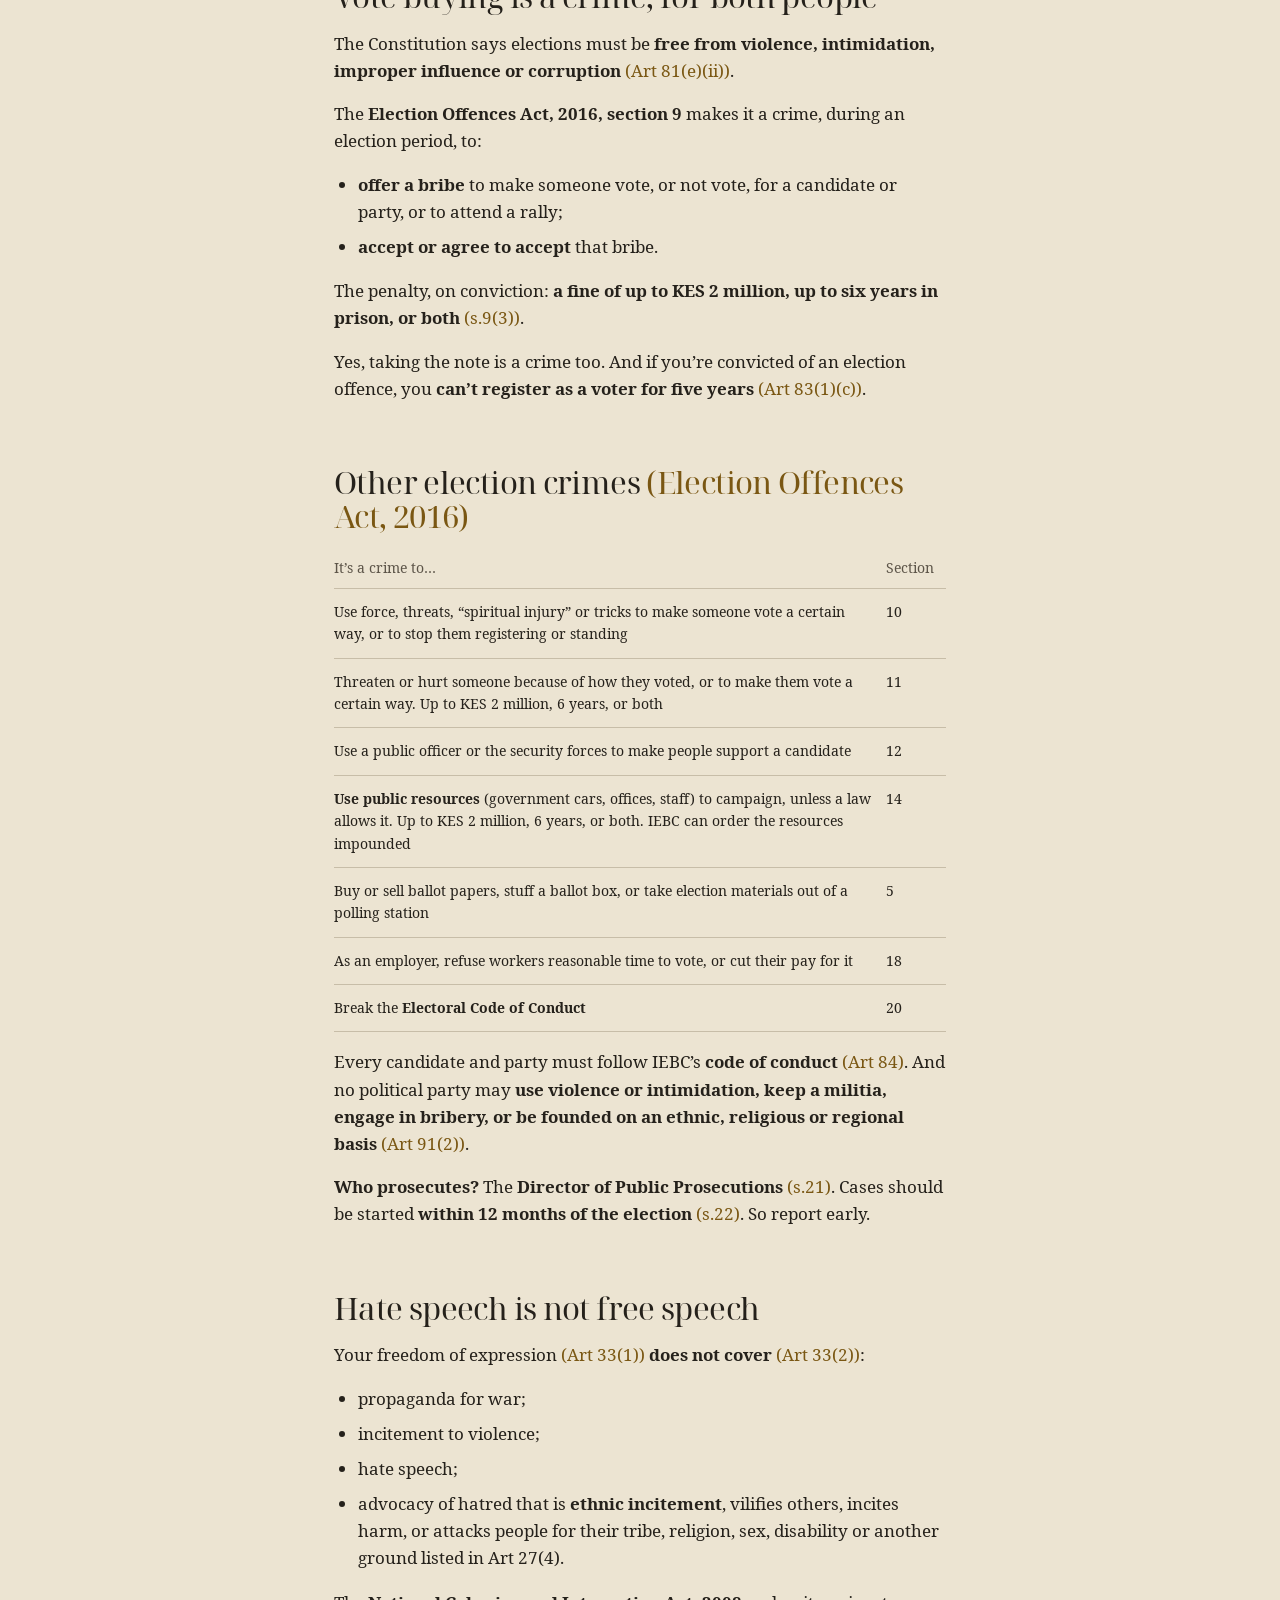
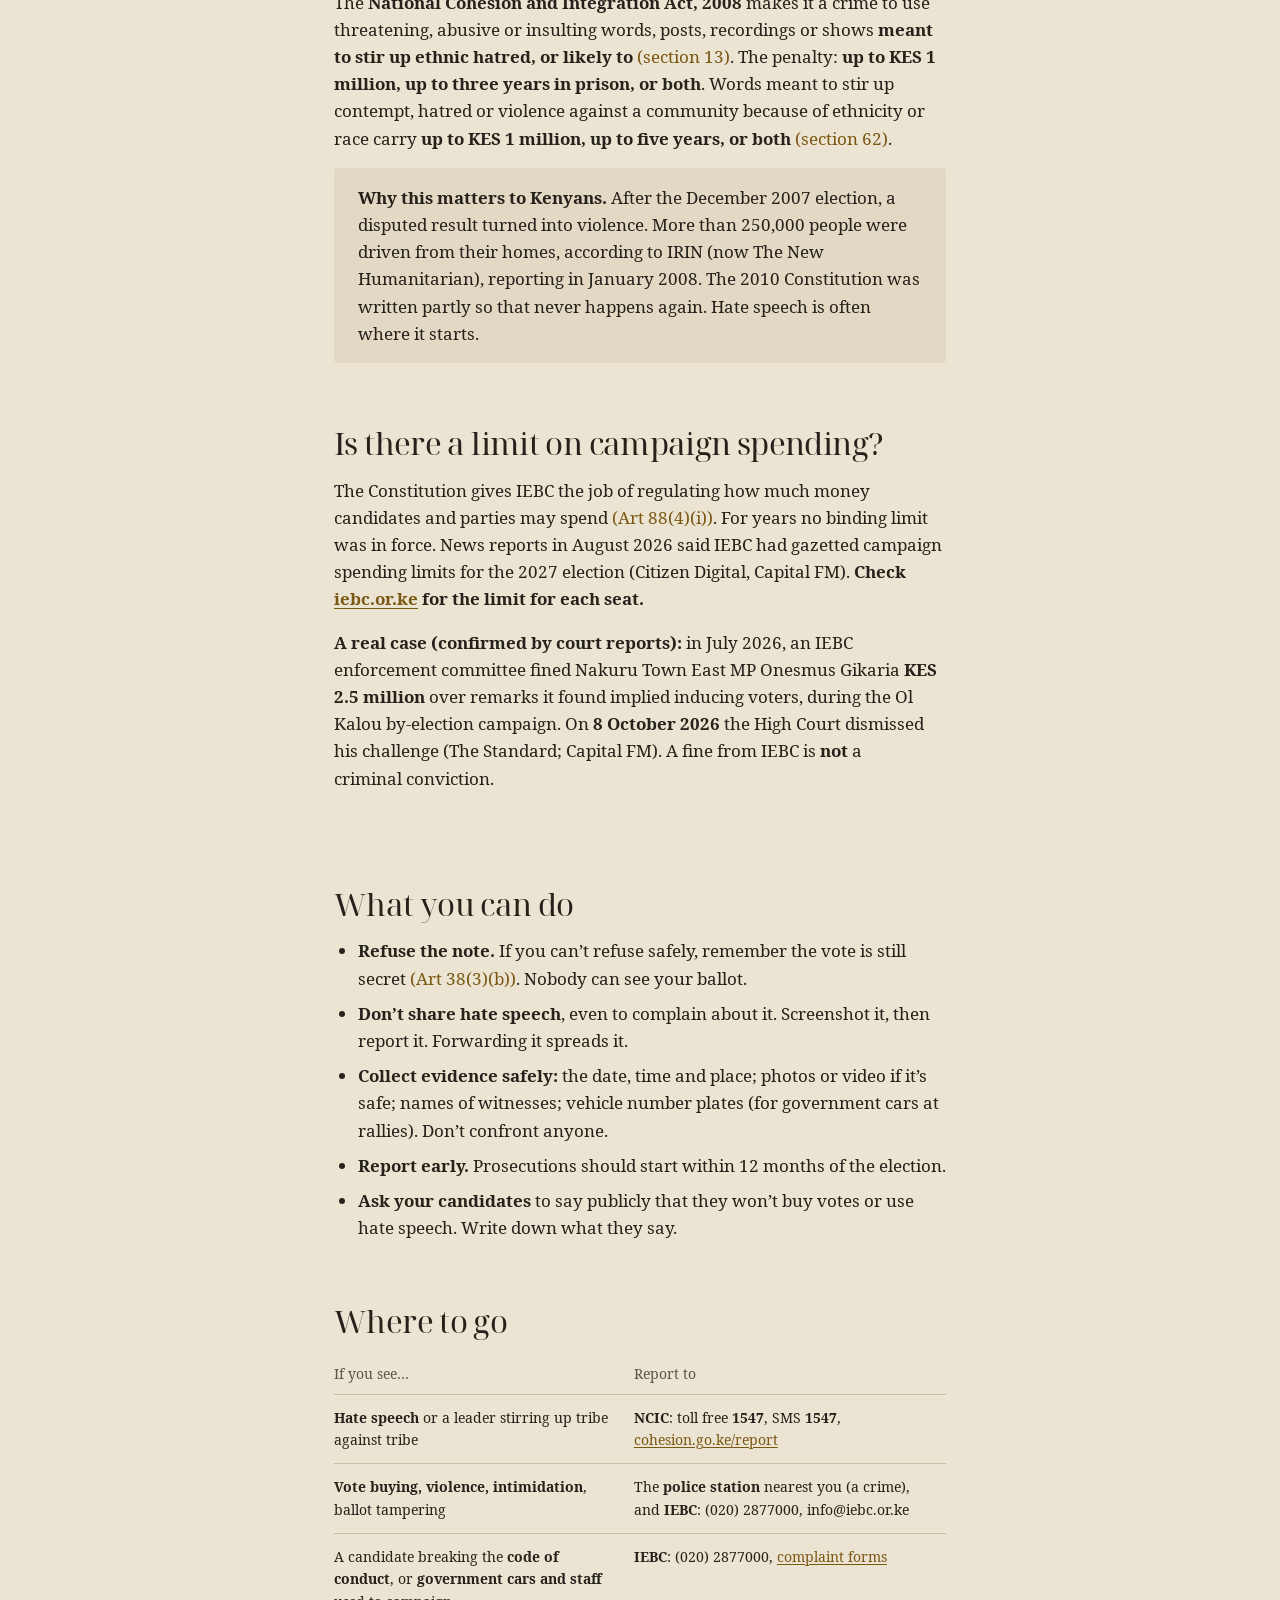
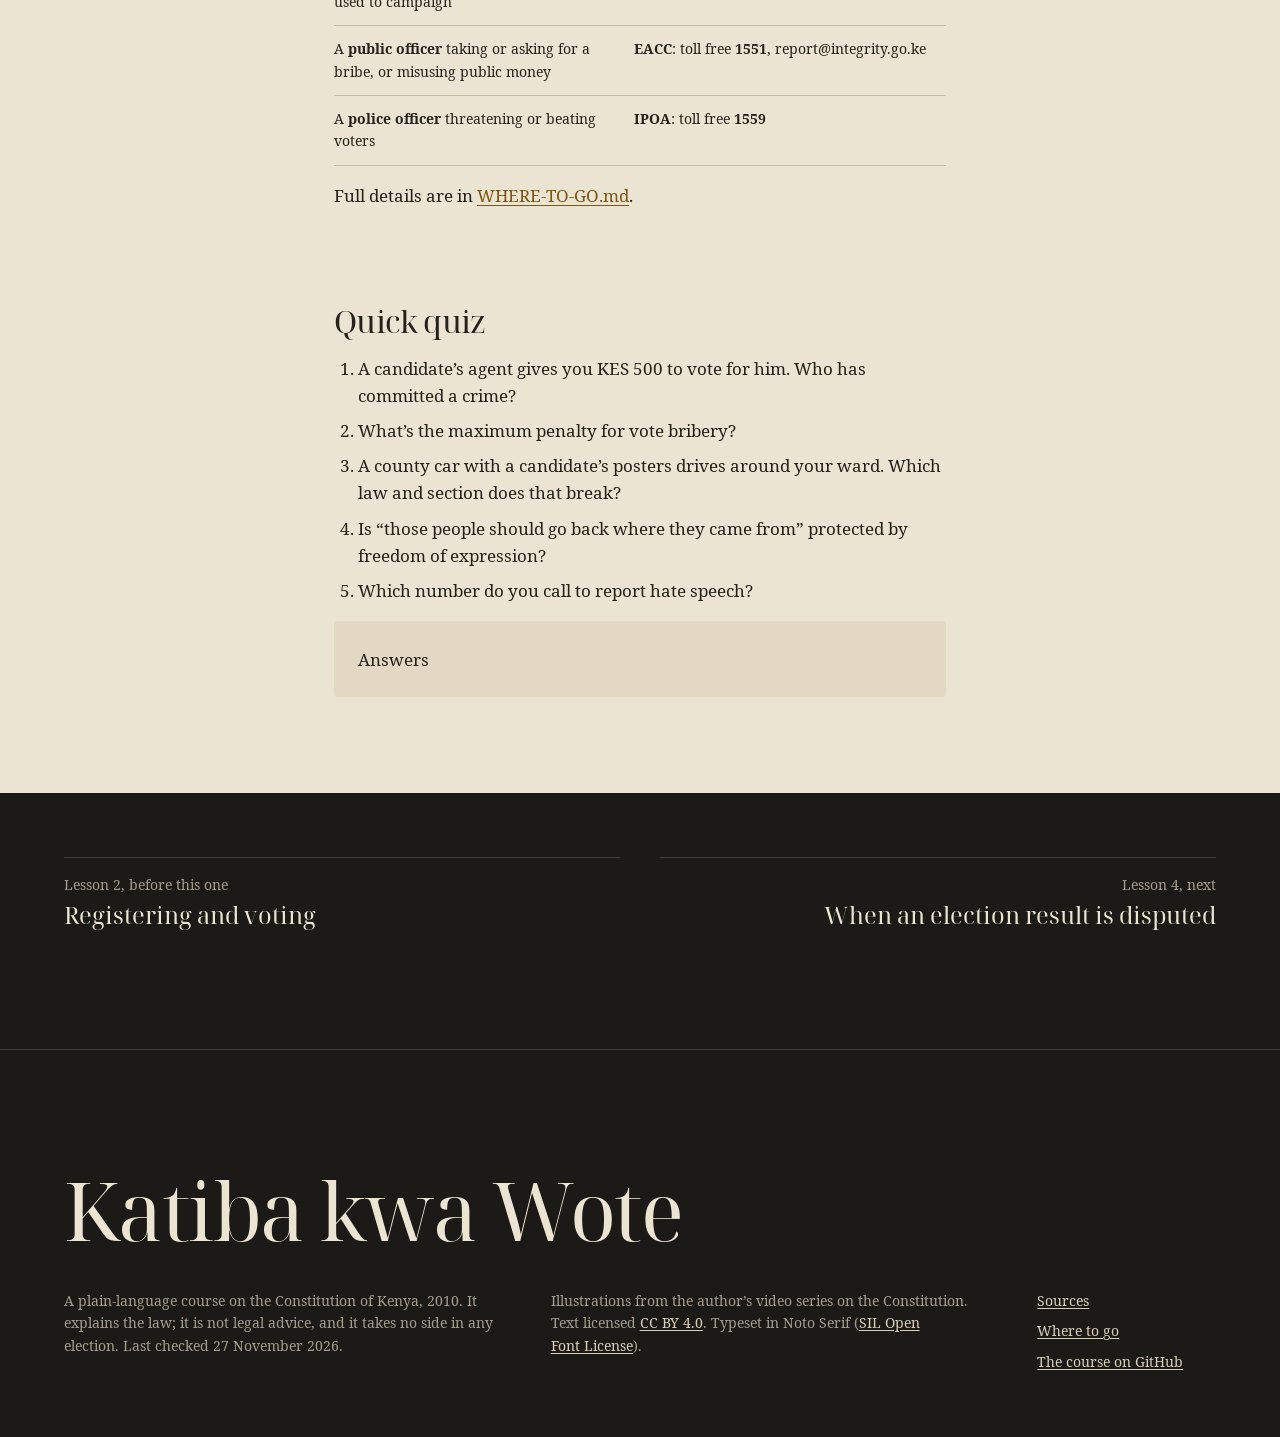
<file: docs/lessons/03-election-crimes-and-reporting.html>
<!doctype html>
<html lang="en">
<head>
<meta charset="utf-8">
<meta name="viewport" content="width=device-width, initial-scale=1">
<title>What’s illegal in an election, and how to report it | Katiba kwa Wote</title>
<meta name="description" content="Lesson 3 of a plain-language course on the Constitution of Kenya: What’s illegal in an election, and how to report it.">
<link rel="preload" href="../assets/fonts/NotoSerif-Regular.woff2" as="font" type="font/woff2" crossorigin>
<link rel="stylesheet" href="../assets/site.css">
</head>
<body>
<a class="skip" href="#main">Skip to the content</a>
<header class="masthead">
  <nav class="container nav" aria-label="Main">
    <a class="wordmark" href="../index.html">Katiba kwa Wote</a>
    <ul><li><a href="../index.html#lessons">Lessons</a></li><li><a href="../where-to-go.html">Where to go</a></li><li><a href="../glossary.html">Glossary</a></li><li><a href="../checklist.html">Checklist</a></li></ul>
  </nav>
</header>
<main id="main">

<article class="lesson">
  <header class="lesson-head container">
    <div class="lesson-title">
      <h1>What’s illegal in an election, and how to report it</h1>
      <p class="lesson-of">Lesson 3 of 8</p>
      <dl class="meta"><div><dt>Time</dt><dd>about 12 minutes</dd></div><div><dt>Articles</dt><dd>33, 81, 83, 84, 88, 91</dd></div><div><dt>Laws</dt><dd>Election Offences Act, 2016;
National Cohesion and Integration Act, 2008</dd></div></dl>
    </div>
    <figure class="lesson-art"><img src="../assets/img/18_rally-note-1600.webp" srcset="../assets/img/18_rally-note-800.webp 800w, ../assets/img/18_rally-note-1600.webp 1600w" sizes="(min-width: 60rem) 60vw, 100vw" width="1600" height="900" alt="A crowd at a rally with flags, and one hand passing a folded note to another." fetchpriority="high"></figure>
  </header>
  <div class="sheet">
    <div class="sheet-inner">
      <aside class="sw" lang="sw"><h2>Kwa ufupi</h2><p>Kununua au kuuza kura ni kosa kwa wote wawili: anayetoa pesa na anayepokea. Adhabu ni
faini ya hadi shilingi milioni mbili, au jela hadi miaka sita, au zote mbili. Matamshi ya chuki si uhuru wa kujieleza
(Ibara ya 33(2)). Ripoti matamshi ya chuki kwa NCIC (1547), rushwa kwa EACC (1551), na makosa ya uchaguzi kwa IEBC na
polisi.</p></aside>
      <div class="prose"><h2>The KES 500 note</h2>
<p>Campaign season. Otieno (made up, as always) is at a rally. As the crowd thins, one of the candidate&rsquo;s people walks
along the line and presses a folded KES 500 note into his hand.</p>
<p>Otieno thinks he&rsquo;s just been paid. He&rsquo;s actually just taken out a loan, and he&rsquo;ll repay it for five years.</p>
<p>Let&rsquo;s do the maths. <strong>The numbers are made up. The logic isn&rsquo;t.</strong></p>
<ul>
<li>The candidate gives KES 500 to 20,000 voters. That&rsquo;s <strong>KES 10 million</strong>.</li>
<li>He can&rsquo;t get it back from his salary. The <strong>Salaries and Remuneration Commission</strong> sets the pay of every elected
  leader <cite class="law">(Art 230)</cite>. Leaders don&rsquo;t set their own pay.</li>
<li>So the money comes back from where public money is spent: a contract paid at double the price, a &ldquo;ghost worker&rdquo;
  on the payroll, a bursary that goes to the &ldquo;right&rdquo; family.</li>
</ul>
<p>Otieno gets KES 500 once. His ward pays for five years: in a footbridge that cost double, a clinic without medicine,
a bursary his niece never got.</p>
<h2>Vote buying is a crime, for both people</h2>
<p>The Constitution says elections must be <strong>free from violence, intimidation, improper influence or corruption</strong>
<cite class="law">(Art 81(e)(ii))</cite>.</p>
<p>The <strong>Election Offences Act, 2016, section 9</strong> makes it a crime, during an election period, to:</p>
<ul>
<li><strong>offer a bribe</strong> to make someone vote, or not vote, for a candidate or party, or to attend a rally;</li>
<li><strong>accept or agree to accept</strong> that bribe.</li>
</ul>
<p>The penalty, on conviction: <strong>a fine of up to KES 2 million, up to six years in prison, or both</strong> <cite class="law">(s.9(3))</cite>.</p>
<p>Yes, taking the note is a crime too. And if you&rsquo;re convicted of an election offence, you <strong>can&rsquo;t register as a voter
for five years</strong> <cite class="law">(Art 83(1)(c))</cite>.</p>
<h2>Other election crimes <cite class="law">(Election Offences Act, 2016)</cite></h2>
<div class="table"><table>
<thead>
<tr>
<th>It&rsquo;s a crime to&hellip;</th>
<th>Section</th>
</tr>
</thead>
<tbody>
<tr>
<td>Use force, threats, &ldquo;spiritual injury&rdquo; or tricks to make someone vote a certain way, or to stop them registering or standing</td>
<td>10</td>
</tr>
<tr>
<td>Threaten or hurt someone because of how they voted, or to make them vote a certain way. Up to KES 2 million, 6 years, or both</td>
<td>11</td>
</tr>
<tr>
<td>Use a public officer or the security forces to make people support a candidate</td>
<td>12</td>
</tr>
<tr>
<td><strong>Use public resources</strong> (government cars, offices, staff) to campaign, unless a law allows it. Up to KES 2 million, 6 years, or both. IEBC can order the resources impounded</td>
<td>14</td>
</tr>
<tr>
<td>Buy or sell ballot papers, stuff a ballot box, or take election materials out of a polling station</td>
<td>5</td>
</tr>
<tr>
<td>As an employer, refuse workers reasonable time to vote, or cut their pay for it</td>
<td>18</td>
</tr>
<tr>
<td>Break the <strong>Electoral Code of Conduct</strong></td>
<td>20</td>
</tr>
</tbody>
</table></div>
<p>Every candidate and party must follow IEBC&rsquo;s <strong>code of conduct</strong> <cite class="law">(Art 84)</cite>. And no political party may <strong>use violence
or intimidation, keep a militia, engage in bribery, or be founded on an ethnic, religious or regional basis</strong>
<cite class="law">(Art 91(2))</cite>.</p>
<p><strong>Who prosecutes?</strong> The <strong>Director of Public Prosecutions</strong> <cite class="law">(s.21)</cite>. Cases should be started <strong>within 12 months of the
election</strong> <cite class="law">(s.22)</cite>. So report early.</p>
<h2>Hate speech is not free speech</h2>
<p>Your freedom of expression <cite class="law">(Art 33(1))</cite> <strong>does not cover</strong> <cite class="law">(Art 33(2))</cite>:</p>
<ul>
<li>propaganda for war;</li>
<li>incitement to violence;</li>
<li>hate speech;</li>
<li>advocacy of hatred that is <strong>ethnic incitement</strong>, vilifies others, incites harm, or attacks people for their
  tribe, religion, sex, disability or another ground listed in Art 27(4).</li>
</ul>
<p>The <strong>National Cohesion and Integration Act, 2008</strong> makes it a crime to use threatening, abusive or insulting words,
posts, recordings or shows <strong>meant to stir up ethnic hatred, or likely to</strong> <cite class="law">(section 13)</cite>. The penalty: <strong>up to
KES 1 million, up to three years in prison, or both</strong>. Words meant to stir up contempt, hatred or violence against a
community because of ethnicity or race carry <strong>up to KES 1 million, up to five years, or both</strong> <cite class="law">(section 62)</cite>.</p>
<aside class="note">
<p><strong>Why this matters to Kenyans.</strong> After the December 2007 election, a disputed result turned into violence. More
than 250,000 people were driven from their homes, according to IRIN (now The New Humanitarian), reporting in
January 2008. The 2010 Constitution was written partly so that never happens again. Hate speech is often where it
starts.</p>
</aside>
<h2>Is there a limit on campaign spending?</h2>
<p>The Constitution gives IEBC the job of regulating how much money candidates and parties may spend <cite class="law">(Art 88(4)(i))</cite>.
For years no binding limit was in force. News reports in August 2026 said IEBC had gazetted campaign spending limits
for the 2027 election (Citizen Digital, Capital FM). <strong>Check <a href="https://www.iebc.or.ke" rel="noopener">iebc.or.ke</a> for the limit for
each seat.</strong></p>
<p><strong>A real case (confirmed by court reports):</strong> in July 2026, an IEBC enforcement committee fined Nakuru Town East MP
Onesmus Gikaria <strong>KES 2.5 million</strong> over remarks it found implied inducing voters, during the Ol Kalou by-election
campaign. On <strong>8 October 2026</strong> the High Court dismissed his challenge (The Standard; Capital FM). A fine from IEBC is
<strong>not</strong> a criminal conviction.</p>
<hr />
<h2>What you can do</h2>
<ul>
<li><strong>Refuse the note.</strong> If you can&rsquo;t refuse safely, remember the vote is still secret <cite class="law">(Art 38(3)(b))</cite>. Nobody can see
  your ballot.</li>
<li><strong>Don&rsquo;t share hate speech</strong>, even to complain about it. Screenshot it, then report it. Forwarding it spreads it.</li>
<li><strong>Collect evidence safely:</strong> the date, time and place; photos or video if it&rsquo;s safe; names of witnesses; vehicle
  number plates (for government cars at rallies). Don&rsquo;t confront anyone.</li>
<li><strong>Report early.</strong> Prosecutions should start within 12 months of the election.</li>
<li><strong>Ask your candidates</strong> to say publicly that they won&rsquo;t buy votes or use hate speech. Write down what they say.</li>
</ul>
<h2>Where to go</h2>
<div class="table"><table>
<thead>
<tr>
<th>If you see&hellip;</th>
<th>Report to</th>
</tr>
</thead>
<tbody>
<tr>
<td><strong>Hate speech</strong> or a leader stirring up tribe against tribe</td>
<td><strong>NCIC</strong>: toll free <strong>1547</strong>, SMS <strong>1547</strong>, <a href="https://cohesion.go.ke/report" rel="noopener">cohesion.go.ke/report</a></td>
</tr>
<tr>
<td><strong>Vote buying, violence, intimidation</strong>, ballot tampering</td>
<td>The <strong>police station</strong> nearest you (a crime), and <strong>IEBC</strong>: (020) 2877000, info@iebc.or.ke</td>
</tr>
<tr>
<td>A candidate breaking the <strong>code of conduct</strong>, or <strong>government cars and staff</strong> used to campaign</td>
<td><strong>IEBC</strong>: (020) 2877000, <a href="https://www.iebc.or.ke/resources/?Complaint_Forms" rel="noopener">complaint forms</a></td>
</tr>
<tr>
<td>A <strong>public officer</strong> taking or asking for a bribe, or misusing public money</td>
<td><strong>EACC</strong>: toll free <strong>1551</strong>, report@integrity.go.ke</td>
</tr>
<tr>
<td>A <strong>police officer</strong> threatening or beating voters</td>
<td><strong>IPOA</strong>: toll free <strong>1559</strong></td>
</tr>
</tbody>
</table></div>
<p>Full details are in <a href="../where-to-go.html">WHERE-TO-GO.md</a>.</p>
<hr />
<h2>Quick quiz</h2>
<ol>
<li>A candidate&rsquo;s agent gives you KES 500 to vote for him. Who has committed a crime?</li>
<li>What&rsquo;s the maximum penalty for vote bribery?</li>
<li>A county car with a candidate&rsquo;s posters drives around your ward. Which law and section does that break?</li>
<li>Is &ldquo;those people should go back where they came from&rdquo; protected by freedom of expression?</li>
<li>Which number do you call to report hate speech?</li>
</ol>
<details>
<summary>Answers</summary>
<ol>
<li>Both the person giving and the person taking <cite class="law">(Election Offences Act, s.9(1) and (2))</cite>.</li>
<li>A fine of up to KES 2 million, up to six years in prison, or both <cite class="law">(s.9(3))</cite>.</li>
<li>The Election Offences Act, s.14: using public resources to campaign.</li>
<li>It can be ethnic incitement, which Art 33(2) does not protect, and it may be an offence under the National
   Cohesion and Integration Act, s.13. Report it to NCIC.</li>
<li>NCIC, toll free or SMS 1547.</li>
</ol>
</details></div>
    </div>
  </div>
  <nav class="container steps" aria-label="Lessons"><a class="step prev" href="../lessons/02-registering-and-voting.html"><span>Lesson 2, before this one</span><strong>Registering and voting</strong></a><a class="step next" href="../lessons/04-election-disputes.html"><span>Lesson 4, next</span><strong>When an election result is disputed</strong></a></nav>
</article>
</main>
<footer class="colophon">
  <div class="container">
    <p class="colophon-mark"><a href="../index.html">Katiba kwa Wote</a></p>
    <div class="colophon-grid">
      <p>A plain-language course on the Constitution of Kenya, 2010. It explains the law; it is not legal advice,
      and it takes no side in any election. Last checked 27 November 2026.</p>
      <p>Illustrations from the author’s video series on the Constitution. Text licensed
      <a href="https://github.com/sagebeme/katiba-kwa-wote/blob/main/LICENSE" rel="noopener">CC BY 4.0</a>. Typeset in Noto Serif
      (<a href="../assets/fonts/OFL.txt">SIL Open Font License</a>).</p>
      <ul class="colophon-links">
        <li><a href="../sources.html">Sources</a></li>
        <li><a href="../where-to-go.html">Where to go</a></li>
        <li><a href="https://github.com/sagebeme/katiba-kwa-wote" rel="noopener">The course on GitHub</a></li>
      </ul>
    </div>
  </div>
</footer>
</body>
</html>
</file>
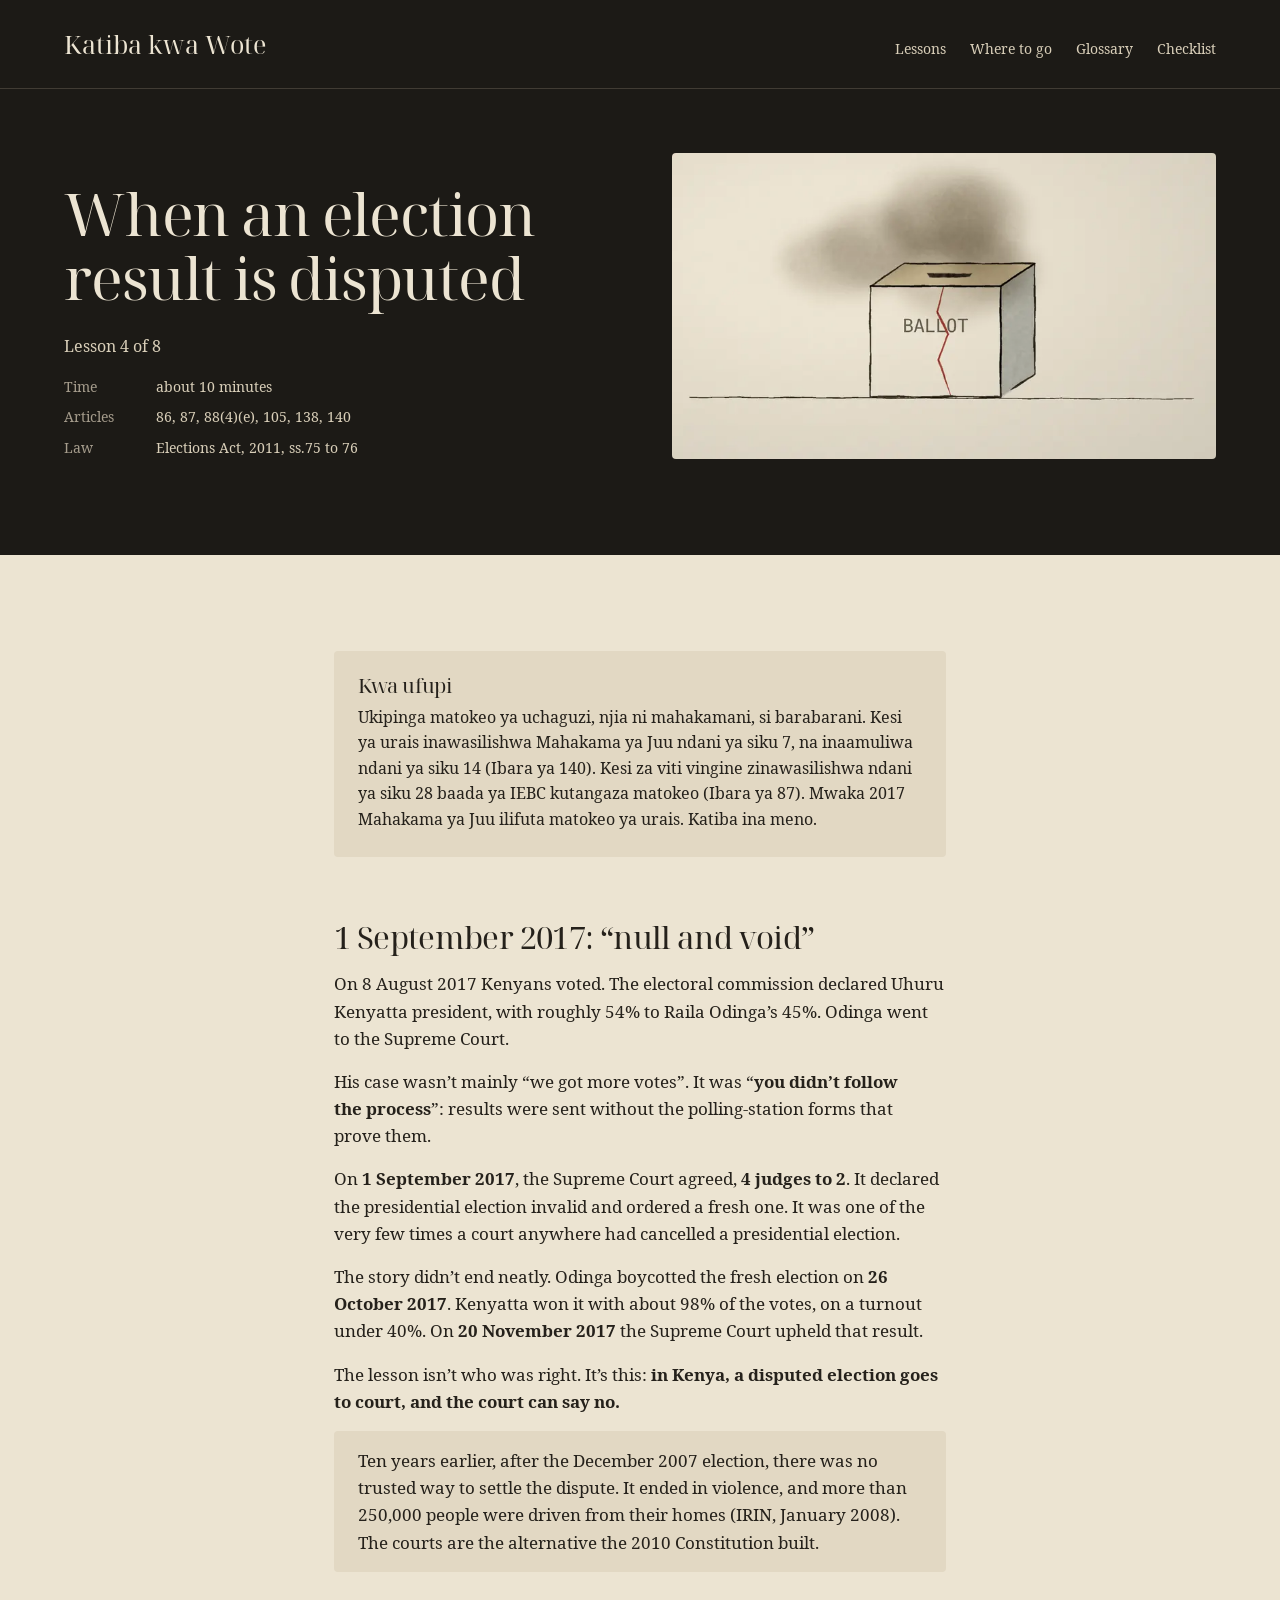
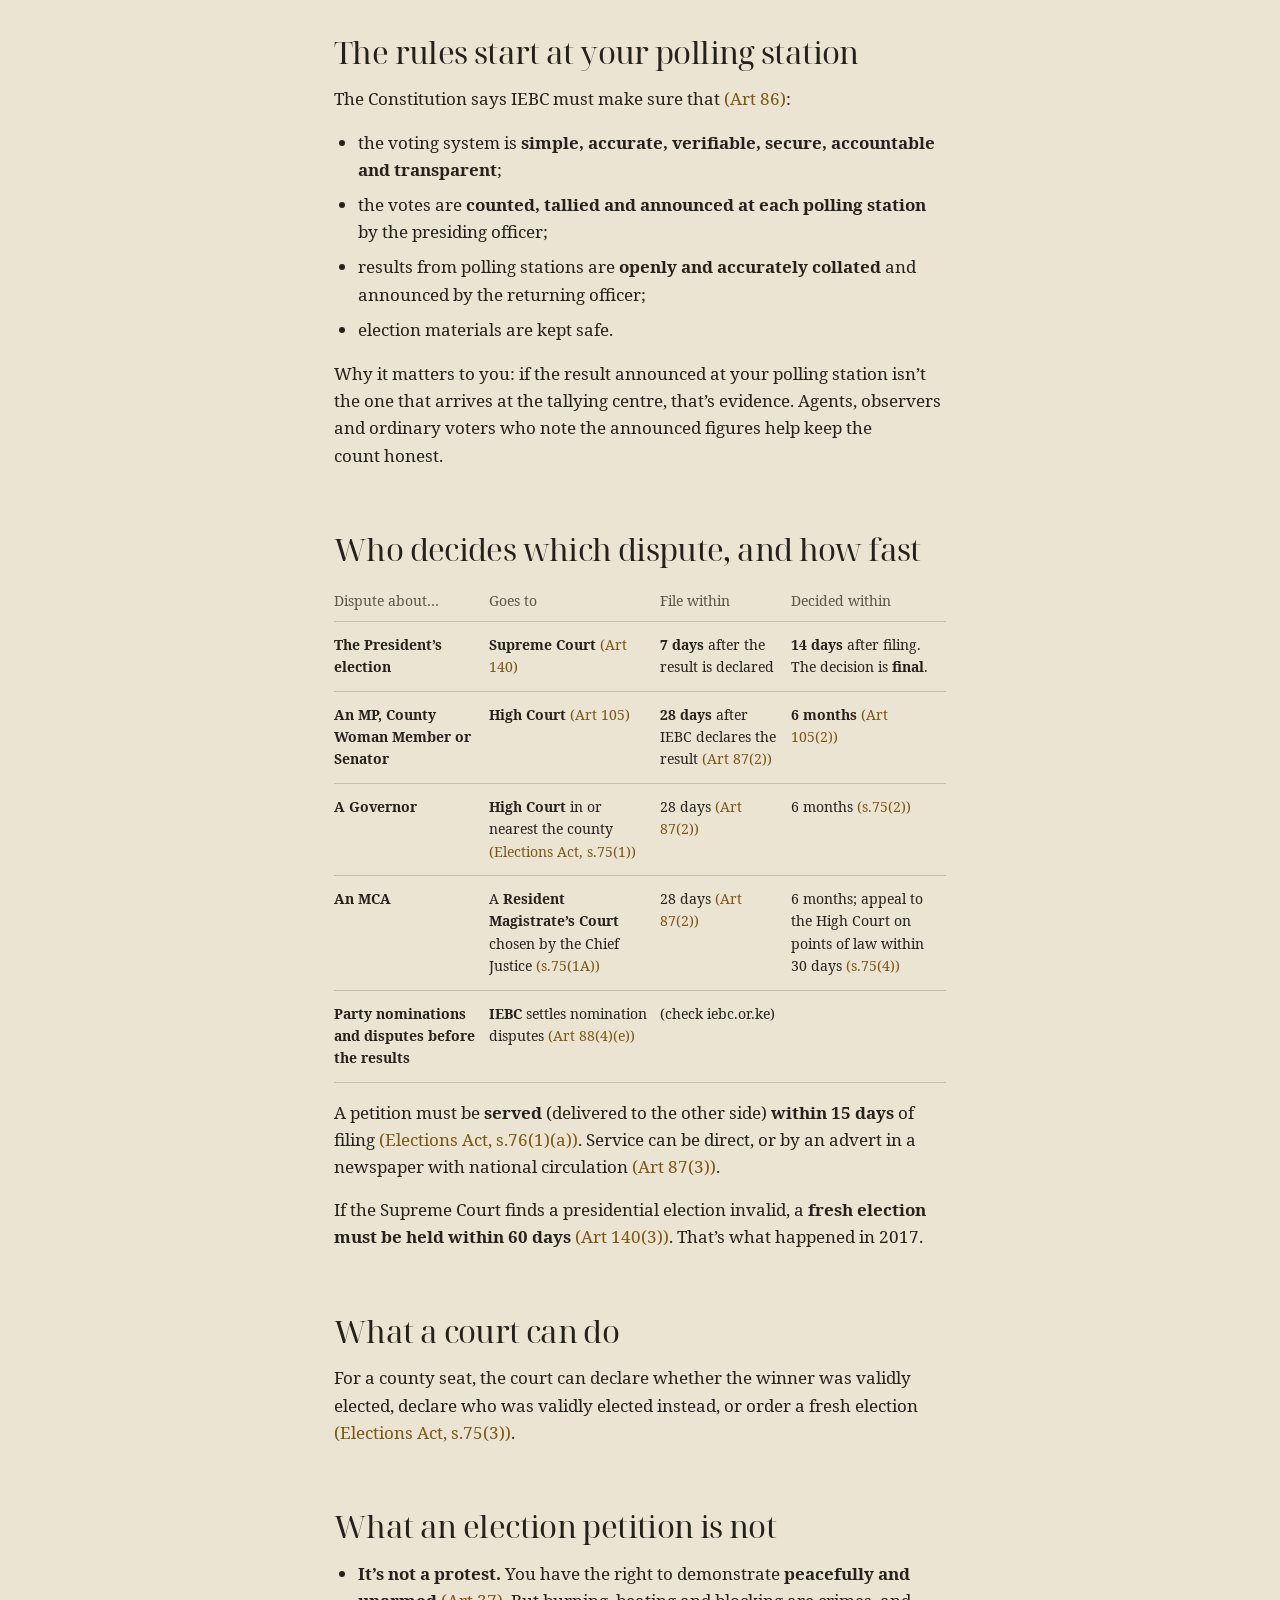
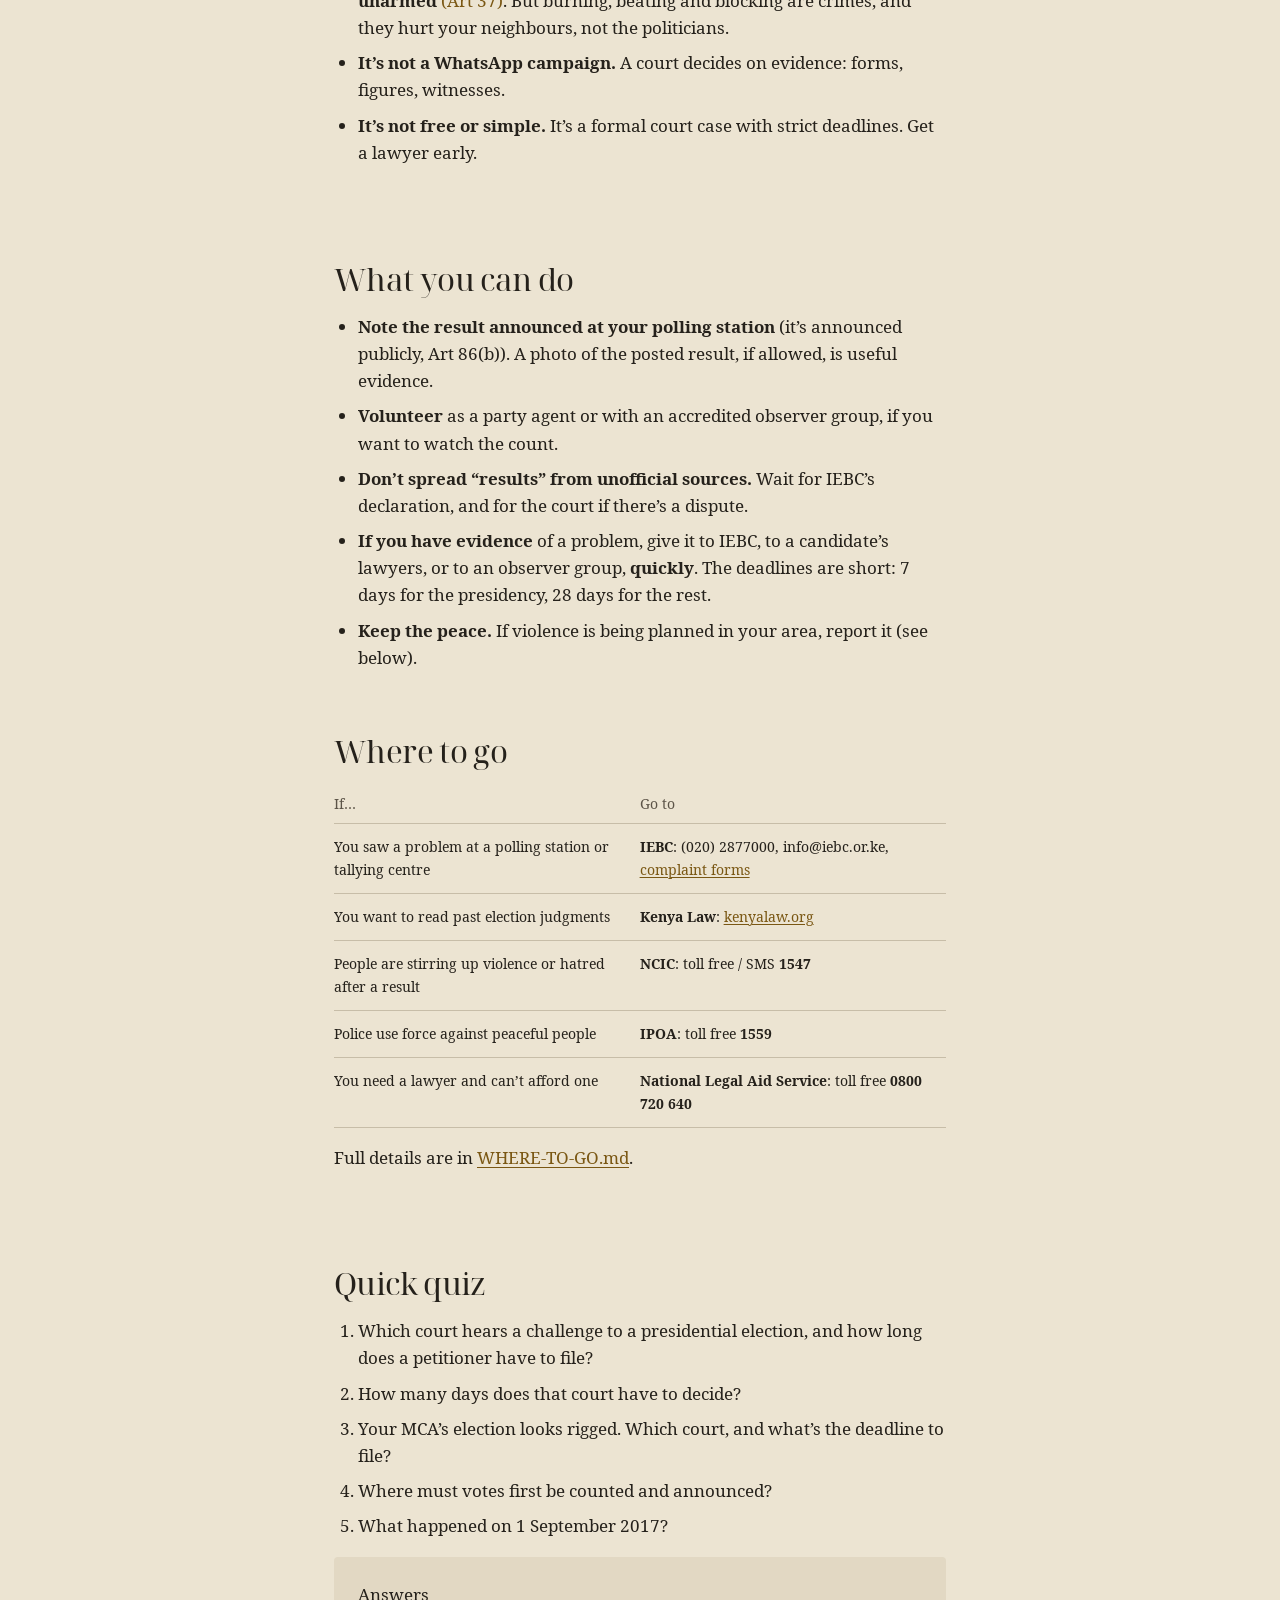
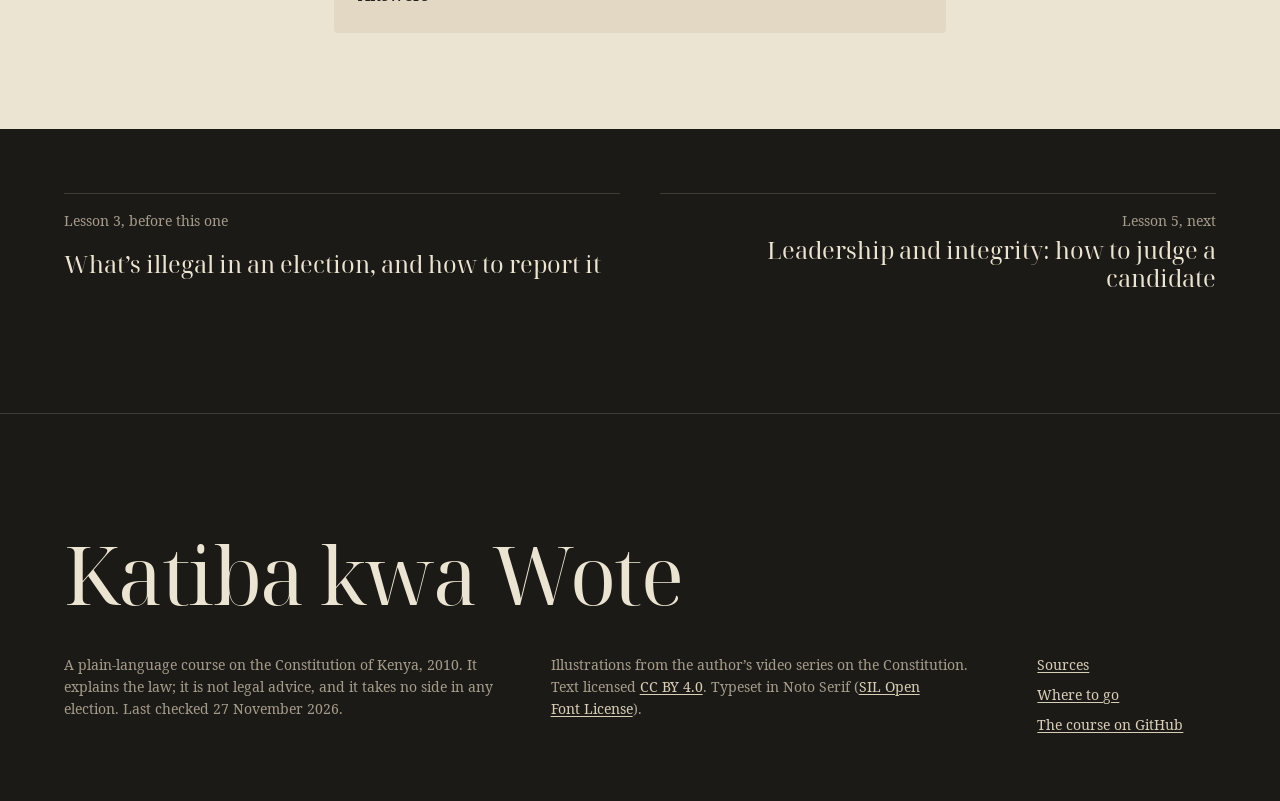
<file: docs/lessons/04-election-disputes.html>
<!doctype html>
<html lang="en">
<head>
<meta charset="utf-8">
<meta name="viewport" content="width=device-width, initial-scale=1">
<title>When an election result is disputed | Katiba kwa Wote</title>
<meta name="description" content="Lesson 4 of a plain-language course on the Constitution of Kenya: When an election result is disputed.">
<link rel="preload" href="../assets/fonts/NotoSerif-Regular.woff2" as="font" type="font/woff2" crossorigin>
<link rel="stylesheet" href="../assets/site.css">
</head>
<body>
<a class="skip" href="#main">Skip to the content</a>
<header class="masthead">
  <nav class="container nav" aria-label="Main">
    <a class="wordmark" href="../index.html">Katiba kwa Wote</a>
    <ul><li><a href="../index.html#lessons">Lessons</a></li><li><a href="../where-to-go.html">Where to go</a></li><li><a href="../glossary.html">Glossary</a></li><li><a href="../checklist.html">Checklist</a></li></ul>
  </nav>
</header>
<main id="main">

<article class="lesson">
  <header class="lesson-head container">
    <div class="lesson-title">
      <h1>When an election result is disputed</h1>
      <p class="lesson-of">Lesson 4 of 8</p>
      <dl class="meta"><div><dt>Time</dt><dd>about 10 minutes</dd></div><div><dt>Articles</dt><dd>86, 87, 88(4)(e), 105, 138, 140</dd></div><div><dt>Law</dt><dd>Elections Act, 2011, ss.75 to 76</dd></div></dl>
    </div>
    <figure class="lesson-art"><img src="../assets/img/02_2007-ballot-box-1600.webp" srcset="../assets/img/02_2007-ballot-box-800.webp 800w, ../assets/img/02_2007-ballot-box-1600.webp 1600w" sizes="(min-width: 60rem) 60vw, 100vw" width="1600" height="900" alt="A ballot box with a crack running down its side, under a dark cloud." fetchpriority="high"></figure>
  </header>
  <div class="sheet">
    <div class="sheet-inner">
      <aside class="sw" lang="sw"><h2>Kwa ufupi</h2><p>Ukipinga matokeo ya uchaguzi, njia ni mahakamani, si barabarani. Kesi ya urais
inawasilishwa Mahakama ya Juu ndani ya siku 7, na inaamuliwa ndani ya siku 14 (Ibara ya 140). Kesi za viti vingine
zinawasilishwa ndani ya siku 28 baada ya IEBC kutangaza matokeo (Ibara ya 87). Mwaka 2017 Mahakama ya Juu ilifuta
matokeo ya urais. Katiba ina meno.</p></aside>
      <div class="prose"><h2>1 September 2017: &ldquo;null and void&rdquo;</h2>
<p>On 8 August 2017 Kenyans voted. The electoral commission declared Uhuru Kenyatta president, with roughly 54% to Raila
Odinga&rsquo;s 45%. Odinga went to the Supreme Court.</p>
<p>His case wasn&rsquo;t mainly &ldquo;we got more votes&rdquo;. It was &ldquo;<strong>you didn&rsquo;t follow the process</strong>&rdquo;: results were sent without the
polling-station forms that prove them.</p>
<p>On <strong>1 September 2017</strong>, the Supreme Court agreed, <strong>4 judges to 2</strong>. It declared the presidential election invalid and
ordered a fresh one. It was one of the very few times a court anywhere had cancelled a presidential election.</p>
<p>The story didn&rsquo;t end neatly. Odinga boycotted the fresh election on <strong>26 October 2017</strong>. Kenyatta won it with about
98% of the votes, on a turnout under 40%. On <strong>20 November 2017</strong> the Supreme Court upheld that result.</p>
<p>The lesson isn&rsquo;t who was right. It&rsquo;s this: <strong>in Kenya, a disputed election goes to court, and the court can say no.</strong></p>
<aside class="note">
<p>Ten years earlier, after the December 2007 election, there was no trusted way to settle the dispute. It ended in
violence, and more than 250,000 people were driven from their homes (IRIN, January 2008). The courts are the
alternative the 2010 Constitution built.</p>
</aside>
<h2>The rules start at your polling station</h2>
<p>The Constitution says IEBC must make sure that <cite class="law">(Art 86)</cite>:</p>
<ul>
<li>the voting system is <strong>simple, accurate, verifiable, secure, accountable and transparent</strong>;</li>
<li>the votes are <strong>counted, tallied and announced at each polling station</strong> by the presiding officer;</li>
<li>results from polling stations are <strong>openly and accurately collated</strong> and announced by the returning officer;</li>
<li>election materials are kept safe.</li>
</ul>
<p>Why it matters to you: if the result announced at your polling station isn&rsquo;t the one that arrives at the tallying
centre, that&rsquo;s evidence. Agents, observers and ordinary voters who note the announced figures help keep the count
honest.</p>
<h2>Who decides which dispute, and how fast</h2>
<div class="table"><table>
<thead>
<tr>
<th>Dispute about&hellip;</th>
<th>Goes to</th>
<th>File within</th>
<th>Decided within</th>
</tr>
</thead>
<tbody>
<tr>
<td><strong>The President&rsquo;s election</strong></td>
<td><strong>Supreme Court</strong> <cite class="law">(Art 140)</cite></td>
<td><strong>7 days</strong> after the result is declared</td>
<td><strong>14 days</strong> after filing. The decision is <strong>final</strong>.</td>
</tr>
<tr>
<td><strong>An MP, County Woman Member or Senator</strong></td>
<td><strong>High Court</strong> <cite class="law">(Art 105)</cite></td>
<td><strong>28 days</strong> after IEBC declares the result <cite class="law">(Art 87(2))</cite></td>
<td><strong>6 months</strong> <cite class="law">(Art 105(2))</cite></td>
</tr>
<tr>
<td><strong>A Governor</strong></td>
<td><strong>High Court</strong> in or nearest the county <cite class="law">(Elections Act, s.75(1))</cite></td>
<td>28 days <cite class="law">(Art 87(2))</cite></td>
<td>6 months <cite class="law">(s.75(2))</cite></td>
</tr>
<tr>
<td><strong>An MCA</strong></td>
<td>A <strong>Resident Magistrate&rsquo;s Court</strong> chosen by the Chief Justice <cite class="law">(s.75(1A))</cite></td>
<td>28 days <cite class="law">(Art 87(2))</cite></td>
<td>6 months; appeal to the High Court on points of law within 30 days <cite class="law">(s.75(4))</cite></td>
</tr>
<tr>
<td><strong>Party nominations and disputes before the results</strong></td>
<td><strong>IEBC</strong> settles nomination disputes <cite class="law">(Art 88(4)(e))</cite></td>
<td>(check iebc.or.ke)</td>
<td></td>
</tr>
</tbody>
</table></div>
<p>A petition must be <strong>served</strong> (delivered to the other side) <strong>within 15 days</strong> of filing <cite class="law">(Elections Act, s.76(1)(a))</cite>.
Service can be direct, or by an advert in a newspaper with national circulation <cite class="law">(Art 87(3))</cite>.</p>
<p>If the Supreme Court finds a presidential election invalid, a <strong>fresh election must be held within 60 days</strong>
<cite class="law">(Art 140(3))</cite>. That&rsquo;s what happened in 2017.</p>
<h2>What a court can do</h2>
<p>For a county seat, the court can declare whether the winner was validly elected, declare who was validly elected
instead, or order a fresh election <cite class="law">(Elections Act, s.75(3))</cite>.</p>
<h2>What an election petition is not</h2>
<ul>
<li><strong>It&rsquo;s not a protest.</strong> You have the right to demonstrate <strong>peacefully and unarmed</strong> <cite class="law">(Art 37)</cite>. But burning, beating
  and blocking are crimes, and they hurt your neighbours, not the politicians.</li>
<li><strong>It&rsquo;s not a WhatsApp campaign.</strong> A court decides on evidence: forms, figures, witnesses.</li>
<li><strong>It&rsquo;s not free or simple.</strong> It&rsquo;s a formal court case with strict deadlines. Get a lawyer early.</li>
</ul>
<hr />
<h2>What you can do</h2>
<ul>
<li><strong>Note the result announced at your polling station</strong> (it&rsquo;s announced publicly, Art 86(b)). A photo of the posted
  result, if allowed, is useful evidence.</li>
<li><strong>Volunteer</strong> as a party agent or with an accredited observer group, if you want to watch the count.</li>
<li><strong>Don&rsquo;t spread &ldquo;results&rdquo; from unofficial sources.</strong> Wait for IEBC&rsquo;s declaration, and for the court if there&rsquo;s a
  dispute.</li>
<li><strong>If you have evidence</strong> of a problem, give it to IEBC, to a candidate&rsquo;s lawyers, or to an observer group, <strong>quickly</strong>.
  The deadlines are short: 7 days for the presidency, 28 days for the rest.</li>
<li><strong>Keep the peace.</strong> If violence is being planned in your area, report it (see below).</li>
</ul>
<h2>Where to go</h2>
<div class="table"><table>
<thead>
<tr>
<th>If&hellip;</th>
<th>Go to</th>
</tr>
</thead>
<tbody>
<tr>
<td>You saw a problem at a polling station or tallying centre</td>
<td><strong>IEBC</strong>: (020) 2877000, info@iebc.or.ke, <a href="https://www.iebc.or.ke/resources/?Complaint_Forms" rel="noopener">complaint forms</a></td>
</tr>
<tr>
<td>You want to read past election judgments</td>
<td><strong>Kenya Law</strong>: <a href="https://kenyalaw.org" rel="noopener">kenyalaw.org</a></td>
</tr>
<tr>
<td>People are stirring up violence or hatred after a result</td>
<td><strong>NCIC</strong>: toll free / SMS <strong>1547</strong></td>
</tr>
<tr>
<td>Police use force against peaceful people</td>
<td><strong>IPOA</strong>: toll free <strong>1559</strong></td>
</tr>
<tr>
<td>You need a lawyer and can&rsquo;t afford one</td>
<td><strong>National Legal Aid Service</strong>: toll free <strong>0800 720 640</strong></td>
</tr>
</tbody>
</table></div>
<p>Full details are in <a href="../where-to-go.html">WHERE-TO-GO.md</a>.</p>
<hr />
<h2>Quick quiz</h2>
<ol>
<li>Which court hears a challenge to a presidential election, and how long does a petitioner have to file?</li>
<li>How many days does that court have to decide?</li>
<li>Your MCA&rsquo;s election looks rigged. Which court, and what&rsquo;s the deadline to file?</li>
<li>Where must votes first be counted and announced?</li>
<li>What happened on 1 September 2017?</li>
</ol>
<details>
<summary>Answers</summary>
<ol>
<li>The Supreme Court, within 7 days of the declaration <cite class="law">(Art 140(1))</cite>.</li>
<li>14 days after the petition is filed, and its decision is final <cite class="law">(Art 140(2))</cite>.</li>
<li>A Resident Magistrate&rsquo;s Court chosen by the Chief Justice <cite class="law">(Elections Act, s.75(1A))</cite>, within 28 days of IEBC&rsquo;s
   declaration <cite class="law">(Art 87(2))</cite>.</li>
<li>At the polling station, by the presiding officer <cite class="law">(Art 86(b))</cite>.</li>
<li>The Supreme Court declared the presidential election invalid, 4 to 2, and ordered a fresh election.</li>
</ol>
</details></div>
    </div>
  </div>
  <nav class="container steps" aria-label="Lessons"><a class="step prev" href="../lessons/03-election-crimes-and-reporting.html"><span>Lesson 3, before this one</span><strong>What’s illegal in an election, and how to report it</strong></a><a class="step next" href="../lessons/05-leadership-and-integrity.html"><span>Lesson 5, next</span><strong>Leadership and integrity: how to judge a candidate</strong></a></nav>
</article>
</main>
<footer class="colophon">
  <div class="container">
    <p class="colophon-mark"><a href="../index.html">Katiba kwa Wote</a></p>
    <div class="colophon-grid">
      <p>A plain-language course on the Constitution of Kenya, 2010. It explains the law; it is not legal advice,
      and it takes no side in any election. Last checked 27 November 2026.</p>
      <p>Illustrations from the author’s video series on the Constitution. Text licensed
      <a href="https://github.com/sagebeme/katiba-kwa-wote/blob/main/LICENSE" rel="noopener">CC BY 4.0</a>. Typeset in Noto Serif
      (<a href="../assets/fonts/OFL.txt">SIL Open Font License</a>).</p>
      <ul class="colophon-links">
        <li><a href="../sources.html">Sources</a></li>
        <li><a href="../where-to-go.html">Where to go</a></li>
        <li><a href="https://github.com/sagebeme/katiba-kwa-wote" rel="noopener">The course on GitHub</a></li>
      </ul>
    </div>
  </div>
</footer>
</body>
</html>
</file>
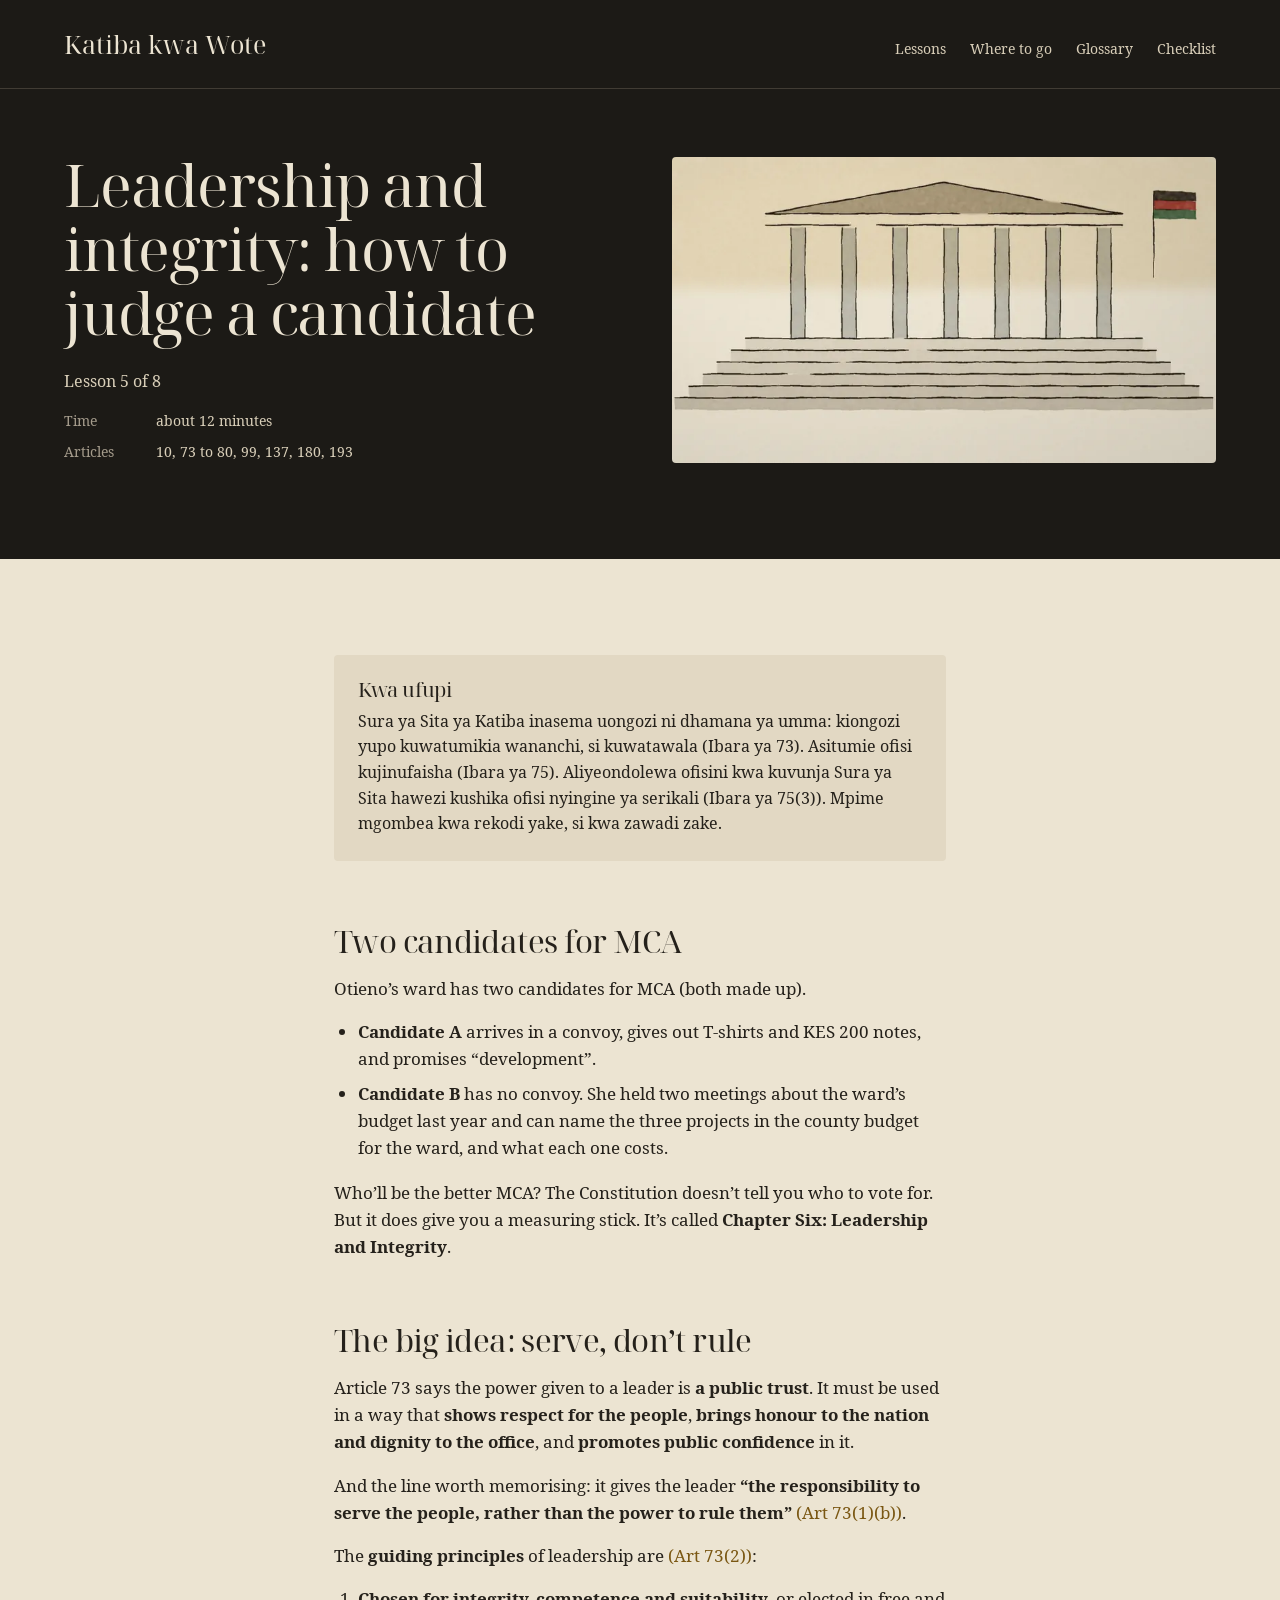
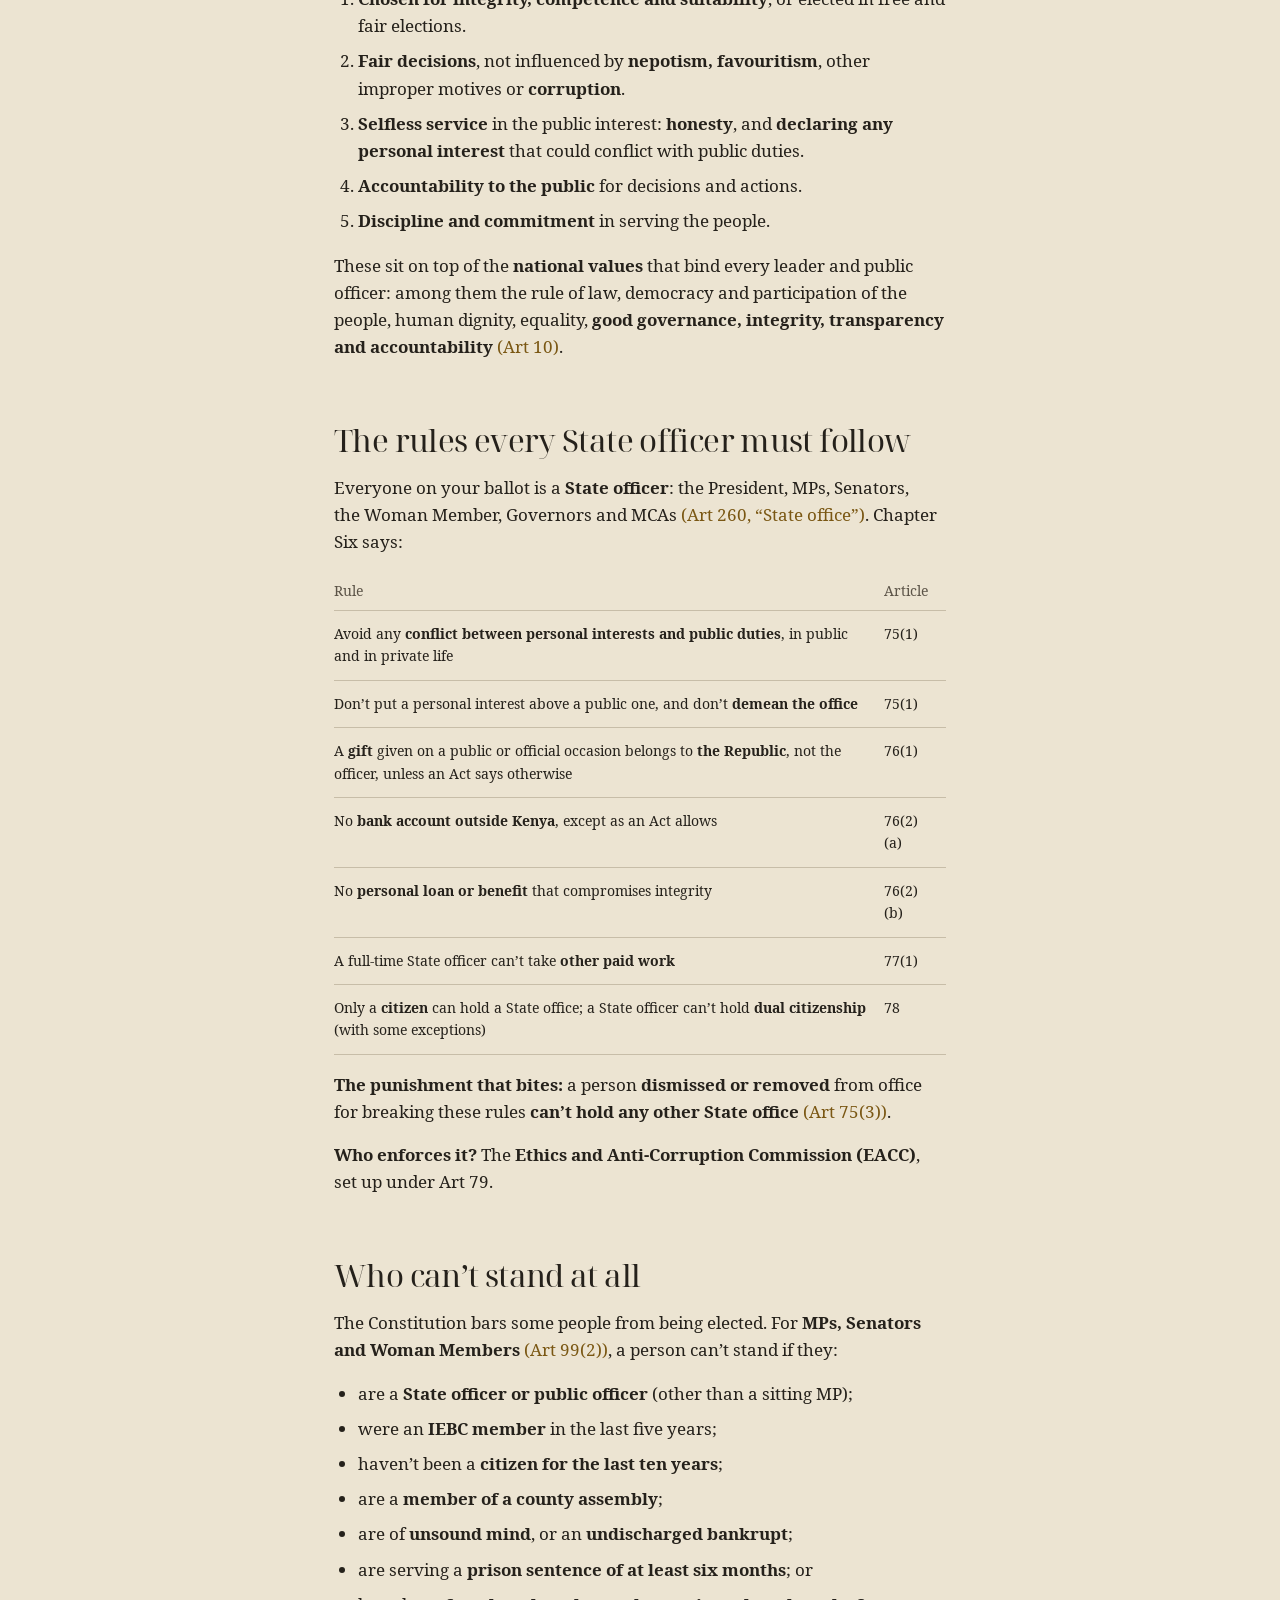
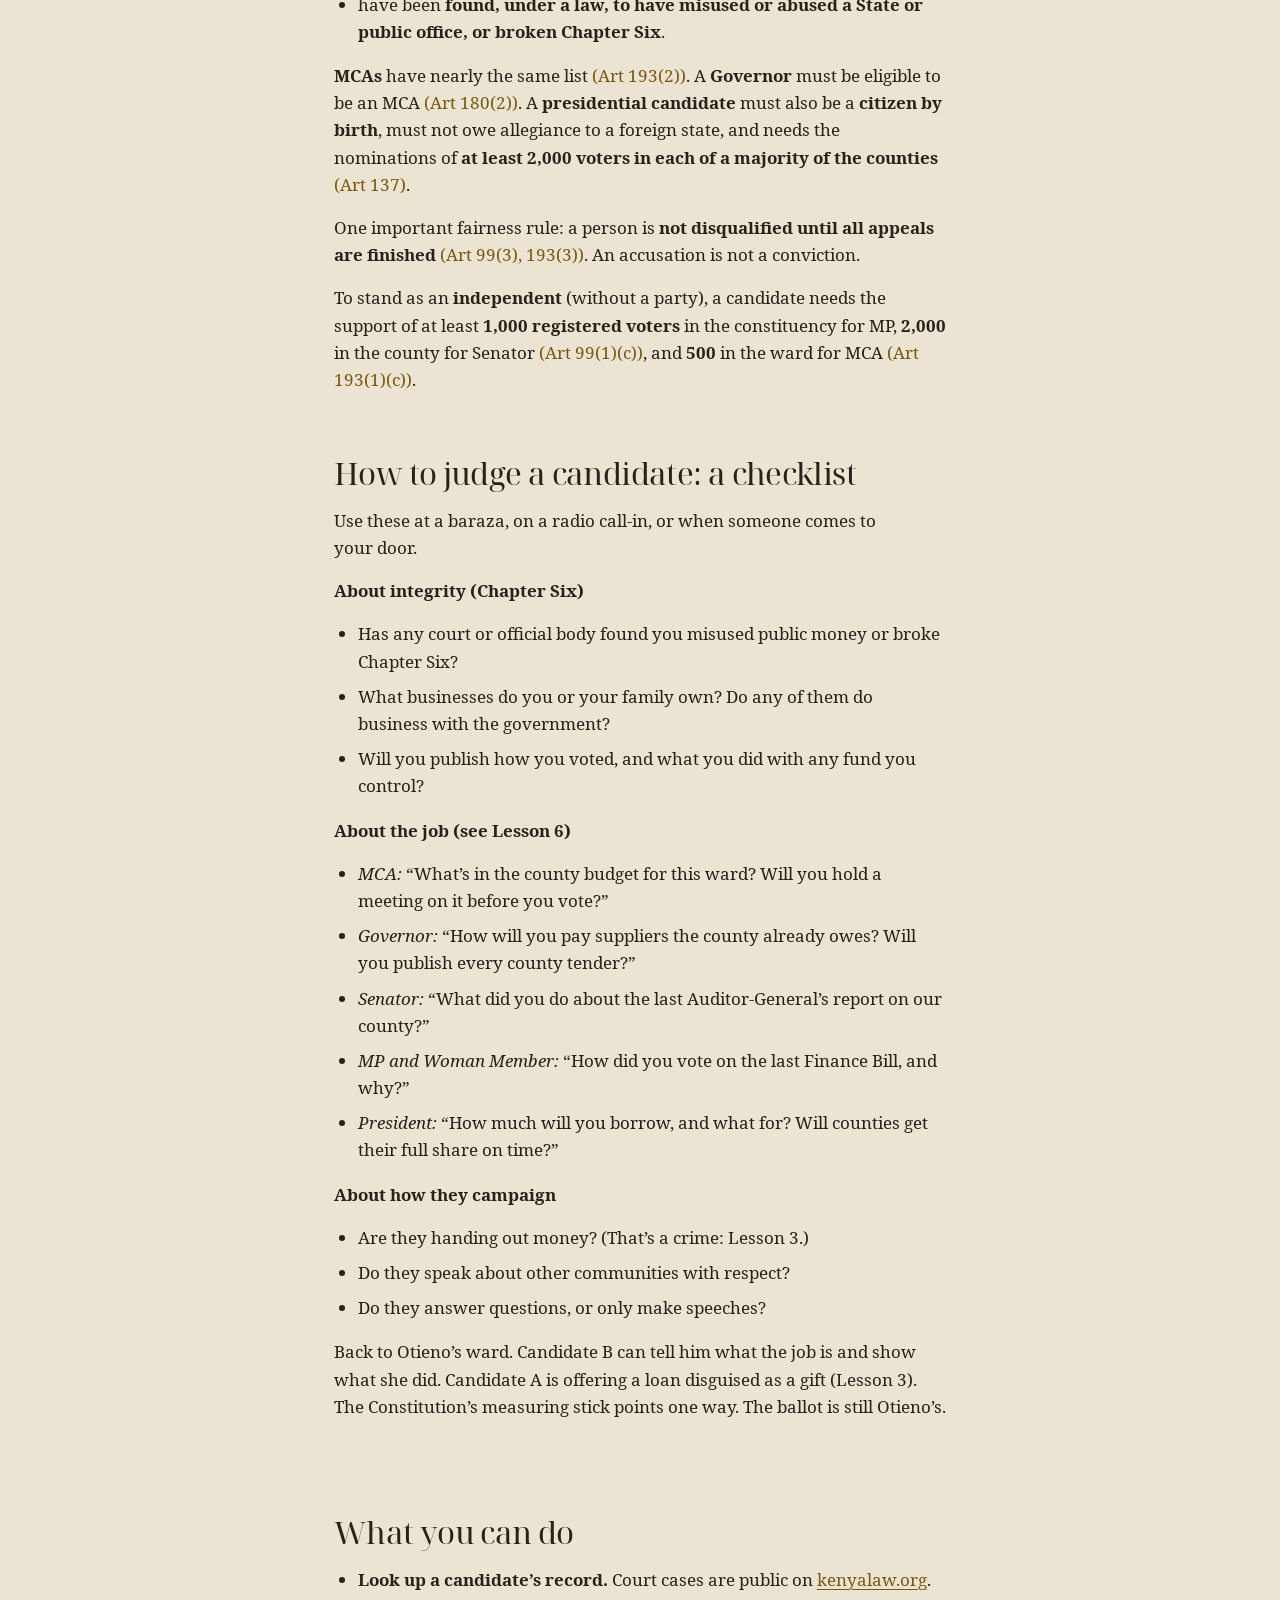
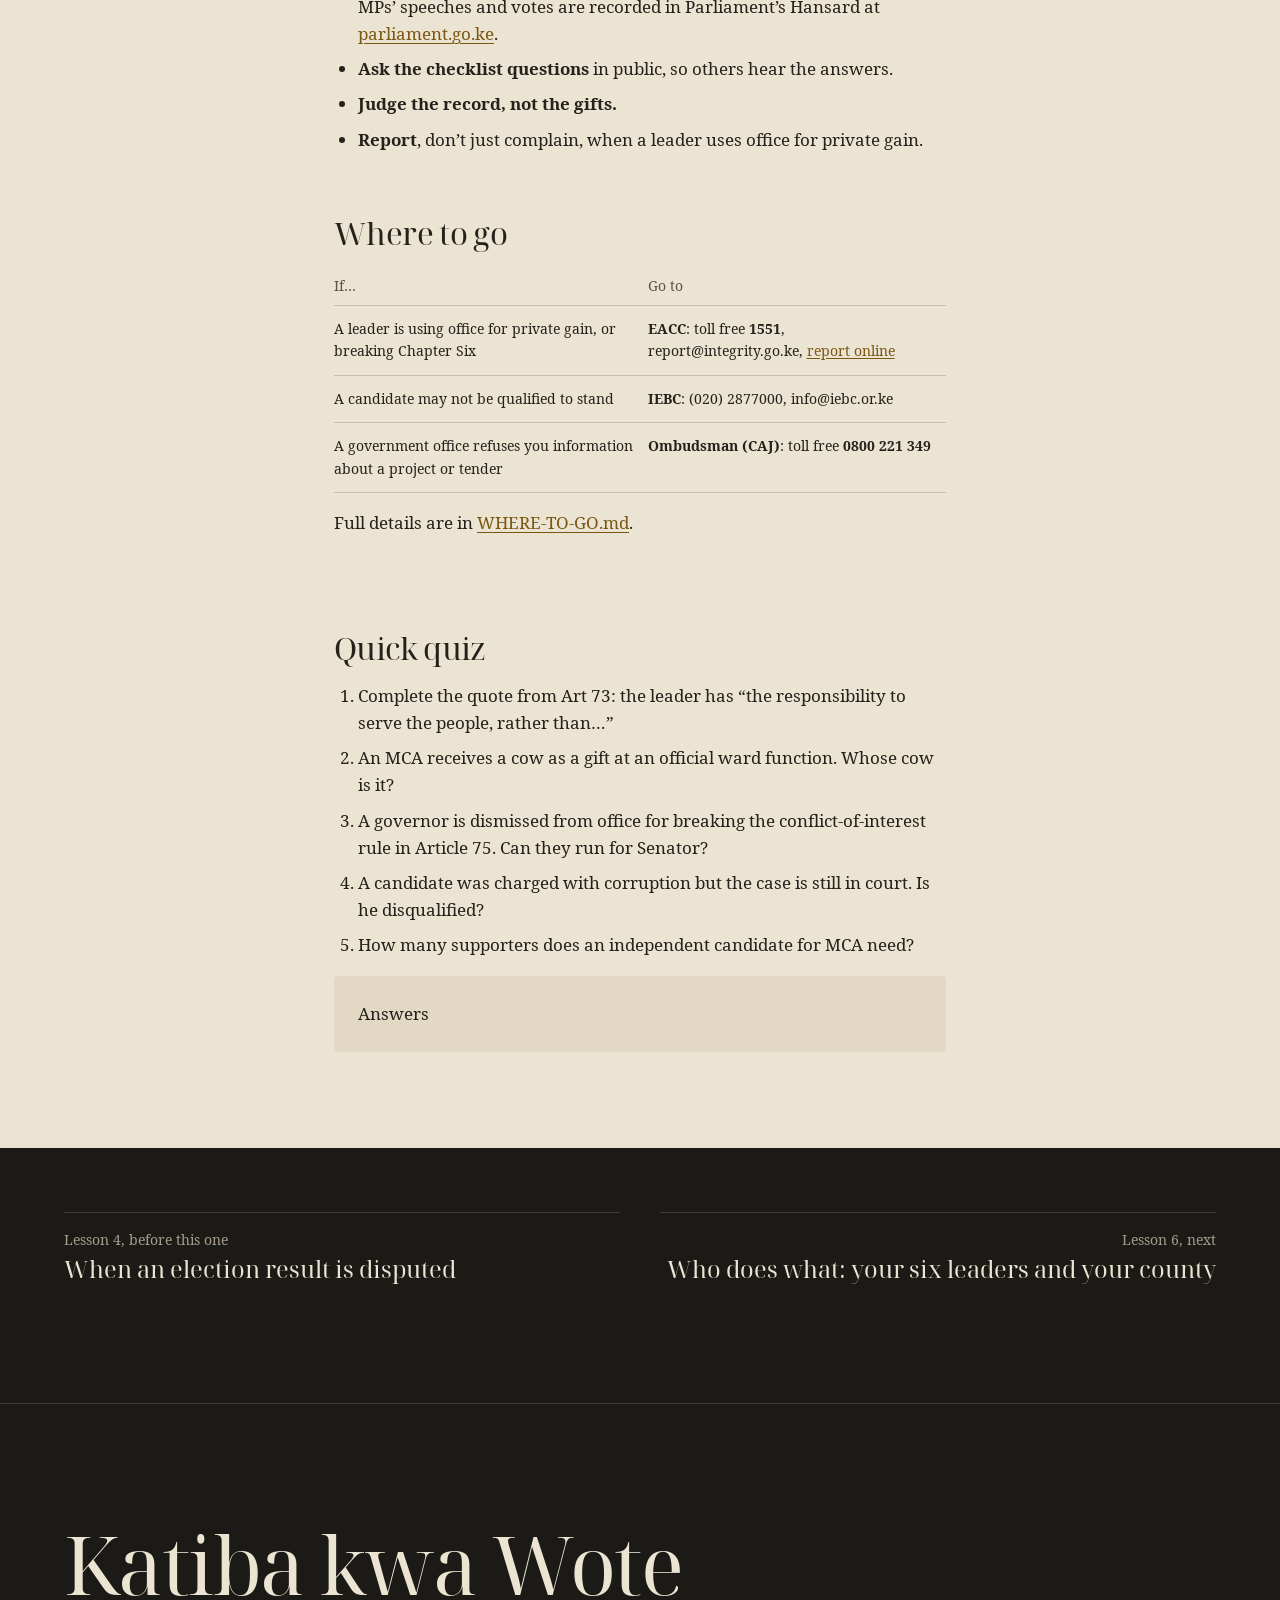
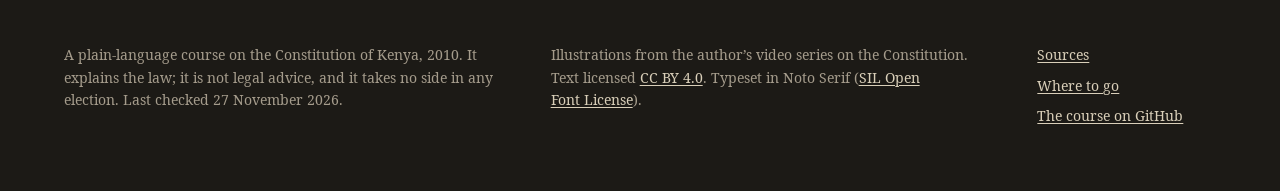
<file: docs/lessons/05-leadership-and-integrity.html>
<!doctype html>
<html lang="en">
<head>
<meta charset="utf-8">
<meta name="viewport" content="width=device-width, initial-scale=1">
<title>Leadership and integrity: how to judge a candidate | Katiba kwa Wote</title>
<meta name="description" content="Lesson 5 of a plain-language course on the Constitution of Kenya: Leadership and integrity: how to judge a candidate.">
<link rel="preload" href="../assets/fonts/NotoSerif-Regular.woff2" as="font" type="font/woff2" crossorigin>
<link rel="stylesheet" href="../assets/site.css">
</head>
<body>
<a class="skip" href="#main">Skip to the content</a>
<header class="masthead">
  <nav class="container nav" aria-label="Main">
    <a class="wordmark" href="../index.html">Katiba kwa Wote</a>
    <ul><li><a href="../index.html#lessons">Lessons</a></li><li><a href="../where-to-go.html">Where to go</a></li><li><a href="../glossary.html">Glossary</a></li><li><a href="../checklist.html">Checklist</a></li></ul>
  </nav>
</header>
<main id="main">

<article class="lesson">
  <header class="lesson-head container">
    <div class="lesson-title">
      <h1>Leadership and integrity: how to judge a candidate</h1>
      <p class="lesson-of">Lesson 5 of 8</p>
      <dl class="meta"><div><dt>Time</dt><dd>about 12 minutes</dd></div><div><dt>Articles</dt><dd>10, 73 to 80, 99, 137, 180, 193</dd></div></dl>
    </div>
    <figure class="lesson-art"><img src="../assets/img/04_harambee-house-steps-1600.webp" srcset="../assets/img/04_harambee-house-steps-800.webp 800w, ../assets/img/04_harambee-house-steps-1600.webp 1600w" sizes="(min-width: 60rem) 60vw, 100vw" width="1600" height="900" alt="The steps of a government building with columns and a Kenyan flag." fetchpriority="high"></figure>
  </header>
  <div class="sheet">
    <div class="sheet-inner">
      <aside class="sw" lang="sw"><h2>Kwa ufupi</h2><p>Sura ya Sita ya Katiba inasema uongozi ni dhamana ya umma: kiongozi yupo kuwatumikia
wananchi, si kuwatawala (Ibara ya 73). Asitumie ofisi kujinufaisha (Ibara ya 75). Aliyeondolewa ofisini kwa kuvunja
Sura ya Sita hawezi kushika ofisi nyingine ya serikali (Ibara ya 75(3)). Mpime mgombea kwa rekodi yake, si kwa
zawadi zake.</p></aside>
      <div class="prose"><h2>Two candidates for MCA</h2>
<p>Otieno&rsquo;s ward has two candidates for MCA (both made up).</p>
<ul>
<li><strong>Candidate A</strong> arrives in a convoy, gives out T-shirts and KES 200 notes, and promises &ldquo;development&rdquo;.</li>
<li><strong>Candidate B</strong> has no convoy. She held two meetings about the ward&rsquo;s budget last year and can name the three
  projects in the county budget for the ward, and what each one costs.</li>
</ul>
<p>Who&rsquo;ll be the better MCA? The Constitution doesn&rsquo;t tell you who to vote for. But it does give you a measuring stick.
It&rsquo;s called <strong>Chapter Six: Leadership and Integrity</strong>.</p>
<h2>The big idea: serve, don&rsquo;t rule</h2>
<p>Article 73 says the power given to a leader is <strong>a public trust</strong>. It must be used in a way that <strong>shows respect for
the people</strong>, <strong>brings honour to the nation and dignity to the office</strong>, and <strong>promotes public confidence</strong> in it.</p>
<p>And the line worth memorising: it gives the leader <strong>&ldquo;the responsibility to serve the people, rather than the power
to rule them&rdquo;</strong> <cite class="law">(Art 73(1)(b))</cite>.</p>
<p>The <strong>guiding principles</strong> of leadership are <cite class="law">(Art 73(2))</cite>:</p>
<ol>
<li><strong>Chosen for integrity, competence and suitability</strong>, or elected in free and fair elections.</li>
<li><strong>Fair decisions</strong>, not influenced by <strong>nepotism, favouritism</strong>, other improper motives or <strong>corruption</strong>.</li>
<li><strong>Selfless service</strong> in the public interest: <strong>honesty</strong>, and <strong>declaring any personal interest</strong> that could
   conflict with public duties.</li>
<li><strong>Accountability to the public</strong> for decisions and actions.</li>
<li><strong>Discipline and commitment</strong> in serving the people.</li>
</ol>
<p>These sit on top of the <strong>national values</strong> that bind every leader and public officer: among them the rule of law,
democracy and participation of the people, human dignity, equality, <strong>good governance, integrity, transparency and
accountability</strong> <cite class="law">(Art 10)</cite>.</p>
<h2>The rules every State officer must follow</h2>
<p>Everyone on your ballot is a <strong>State officer</strong>: the President, MPs, Senators, the Woman Member, Governors and MCAs
<cite class="law">(Art 260, &ldquo;State office&rdquo;)</cite>. Chapter Six says:</p>
<div class="table"><table>
<thead>
<tr>
<th>Rule</th>
<th>Article</th>
</tr>
</thead>
<tbody>
<tr>
<td>Avoid any <strong>conflict between personal interests and public duties</strong>, in public and in private life</td>
<td>75(1)</td>
</tr>
<tr>
<td>Don&rsquo;t put a personal interest above a public one, and don&rsquo;t <strong>demean the office</strong></td>
<td>75(1)</td>
</tr>
<tr>
<td>A <strong>gift</strong> given on a public or official occasion belongs to <strong>the Republic</strong>, not the officer, unless an Act says otherwise</td>
<td>76(1)</td>
</tr>
<tr>
<td>No <strong>bank account outside Kenya</strong>, except as an Act allows</td>
<td>76(2)(a)</td>
</tr>
<tr>
<td>No <strong>personal loan or benefit</strong> that compromises integrity</td>
<td>76(2)(b)</td>
</tr>
<tr>
<td>A full-time State officer can&rsquo;t take <strong>other paid work</strong></td>
<td>77(1)</td>
</tr>
<tr>
<td>Only a <strong>citizen</strong> can hold a State office; a State officer can&rsquo;t hold <strong>dual citizenship</strong> (with some exceptions)</td>
<td>78</td>
</tr>
</tbody>
</table></div>
<p><strong>The punishment that bites:</strong> a person <strong>dismissed or removed</strong> from office for breaking these rules <strong>can&rsquo;t hold
any other State office</strong> <cite class="law">(Art 75(3))</cite>.</p>
<p><strong>Who enforces it?</strong> The <strong>Ethics and Anti-Corruption Commission (EACC)</strong>, set up under Art 79.</p>
<h2>Who can&rsquo;t stand at all</h2>
<p>The Constitution bars some people from being elected. For <strong>MPs, Senators and Woman Members</strong> <cite class="law">(Art 99(2))</cite>, a person
can&rsquo;t stand if they:</p>
<ul>
<li>are a <strong>State officer or public officer</strong> (other than a sitting MP);</li>
<li>were an <strong>IEBC member</strong> in the last five years;</li>
<li>haven&rsquo;t been a <strong>citizen for the last ten years</strong>;</li>
<li>are a <strong>member of a county assembly</strong>;</li>
<li>are of <strong>unsound mind</strong>, or an <strong>undischarged bankrupt</strong>;</li>
<li>are serving a <strong>prison sentence of at least six months</strong>; or</li>
<li>have been <strong>found, under a law, to have misused or abused a State or public office, or broken Chapter Six</strong>.</li>
</ul>
<p><strong>MCAs</strong> have nearly the same list <cite class="law">(Art 193(2))</cite>. A <strong>Governor</strong> must be eligible to be an MCA <cite class="law">(Art 180(2))</cite>. A
<strong>presidential candidate</strong> must also be a <strong>citizen by birth</strong>, must not owe allegiance to a foreign state, and needs
the nominations of <strong>at least 2,000 voters in each of a majority of the counties</strong> <cite class="law">(Art 137)</cite>.</p>
<p>One important fairness rule: a person is <strong>not disqualified until all appeals are finished</strong> <cite class="law">(Art 99(3), 193(3))</cite>. An
accusation is not a conviction.</p>
<p>To stand as an <strong>independent</strong> (without a party), a candidate needs the support of at least <strong>1,000 registered voters</strong>
in the constituency for MP, <strong>2,000</strong> in the county for Senator <cite class="law">(Art 99(1)(c))</cite>, and <strong>500</strong> in the ward for MCA
<cite class="law">(Art 193(1)(c))</cite>.</p>
<h2>How to judge a candidate: a checklist</h2>
<p>Use these at a baraza, on a radio call-in, or when someone comes to your door.</p>
<p><strong>About integrity (Chapter Six)</strong></p>
<ul>
<li>Has any court or official body found you misused public money or broke Chapter Six?</li>
<li>What businesses do you or your family own? Do any of them do business with the government?</li>
<li>Will you publish how you voted, and what you did with any fund you control?</li>
</ul>
<p><strong>About the job (see Lesson 6)</strong></p>
<ul>
<li><em>MCA:</em> &ldquo;What&rsquo;s in the county budget for this ward? Will you hold a meeting on it before you vote?&rdquo;</li>
<li><em>Governor:</em> &ldquo;How will you pay suppliers the county already owes? Will you publish every county tender?&rdquo;</li>
<li><em>Senator:</em> &ldquo;What did you do about the last Auditor-General&rsquo;s report on our county?&rdquo;</li>
<li><em>MP and Woman Member:</em> &ldquo;How did you vote on the last Finance Bill, and why?&rdquo;</li>
<li><em>President:</em> &ldquo;How much will you borrow, and what for? Will counties get their full share on time?&rdquo;</li>
</ul>
<p><strong>About how they campaign</strong></p>
<ul>
<li>Are they handing out money? (That&rsquo;s a crime: Lesson 3.)</li>
<li>Do they speak about other communities with respect?</li>
<li>Do they answer questions, or only make speeches?</li>
</ul>
<p>Back to Otieno&rsquo;s ward. Candidate B can tell him what the job is and show what she did. Candidate A is offering a
loan disguised as a gift (Lesson 3). The Constitution&rsquo;s measuring stick points one way. The ballot is still Otieno&rsquo;s.</p>
<hr />
<h2>What you can do</h2>
<ul>
<li><strong>Look up a candidate&rsquo;s record.</strong> Court cases are public on <a href="https://kenyalaw.org" rel="noopener">kenyalaw.org</a>. MPs&rsquo; speeches and
  votes are recorded in Parliament&rsquo;s Hansard at <a href="http://www.parliament.go.ke" rel="noopener">parliament.go.ke</a>.</li>
<li><strong>Ask the checklist questions</strong> in public, so others hear the answers.</li>
<li><strong>Judge the record, not the gifts.</strong></li>
<li><strong>Report</strong>, don&rsquo;t just complain, when a leader uses office for private gain.</li>
</ul>
<h2>Where to go</h2>
<div class="table"><table>
<thead>
<tr>
<th>If&hellip;</th>
<th>Go to</th>
</tr>
</thead>
<tbody>
<tr>
<td>A leader is using office for private gain, or breaking Chapter Six</td>
<td><strong>EACC</strong>: toll free <strong>1551</strong>, report@integrity.go.ke, <a href="https://eacc.go.ke/en/default/report-corruption/" rel="noopener">report online</a></td>
</tr>
<tr>
<td>A candidate may not be qualified to stand</td>
<td><strong>IEBC</strong>: (020) 2877000, info@iebc.or.ke</td>
</tr>
<tr>
<td>A government office refuses you information about a project or tender</td>
<td><strong>Ombudsman (CAJ)</strong>: toll free <strong>0800 221 349</strong></td>
</tr>
</tbody>
</table></div>
<p>Full details are in <a href="../where-to-go.html">WHERE-TO-GO.md</a>.</p>
<hr />
<h2>Quick quiz</h2>
<ol>
<li>Complete the quote from Art 73: the leader has &ldquo;the responsibility to serve the people, rather than&hellip;&rdquo;</li>
<li>An MCA receives a cow as a gift at an official ward function. Whose cow is it?</li>
<li>A governor is dismissed from office for breaking the conflict-of-interest rule in Article 75. Can they run for
   Senator?</li>
<li>A candidate was charged with corruption but the case is still in court. Is he disqualified?</li>
<li>How many supporters does an independent candidate for MCA need?</li>
</ol>
<details>
<summary>Answers</summary>
<ol>
<li>&rdquo;&hellip;the power to rule them&rdquo; <cite class="law">(Art 73(1)(b))</cite>.</li>
<li>The Republic&rsquo;s, unless an Act exempts it <cite class="law">(Art 76(1))</cite>.</li>
<li>No. A person removed for breaking Article 75 (or 76, 77 or 78(2)) can&rsquo;t hold any other State office, and a
   Senator is a State officer <cite class="law">(Art 75(3), 260)</cite>.</li>
<li>No. A person isn&rsquo;t disqualified until all appeals or reviews are finished <cite class="law">(Art 99(3), 193(3))</cite>.</li>
<li>At least 500 registered voters in the ward <cite class="law">(Art 193(1)(c)(ii))</cite>.</li>
</ol>
</details></div>
    </div>
  </div>
  <nav class="container steps" aria-label="Lessons"><a class="step prev" href="../lessons/04-election-disputes.html"><span>Lesson 4, before this one</span><strong>When an election result is disputed</strong></a><a class="step next" href="../lessons/06-who-does-what.html"><span>Lesson 6, next</span><strong>Who does what: your six leaders and your county</strong></a></nav>
</article>
</main>
<footer class="colophon">
  <div class="container">
    <p class="colophon-mark"><a href="../index.html">Katiba kwa Wote</a></p>
    <div class="colophon-grid">
      <p>A plain-language course on the Constitution of Kenya, 2010. It explains the law; it is not legal advice,
      and it takes no side in any election. Last checked 27 November 2026.</p>
      <p>Illustrations from the author’s video series on the Constitution. Text licensed
      <a href="https://github.com/sagebeme/katiba-kwa-wote/blob/main/LICENSE" rel="noopener">CC BY 4.0</a>. Typeset in Noto Serif
      (<a href="../assets/fonts/OFL.txt">SIL Open Font License</a>).</p>
      <ul class="colophon-links">
        <li><a href="../sources.html">Sources</a></li>
        <li><a href="../where-to-go.html">Where to go</a></li>
        <li><a href="https://github.com/sagebeme/katiba-kwa-wote" rel="noopener">The course on GitHub</a></li>
      </ul>
    </div>
  </div>
</footer>
</body>
</html>
</file>
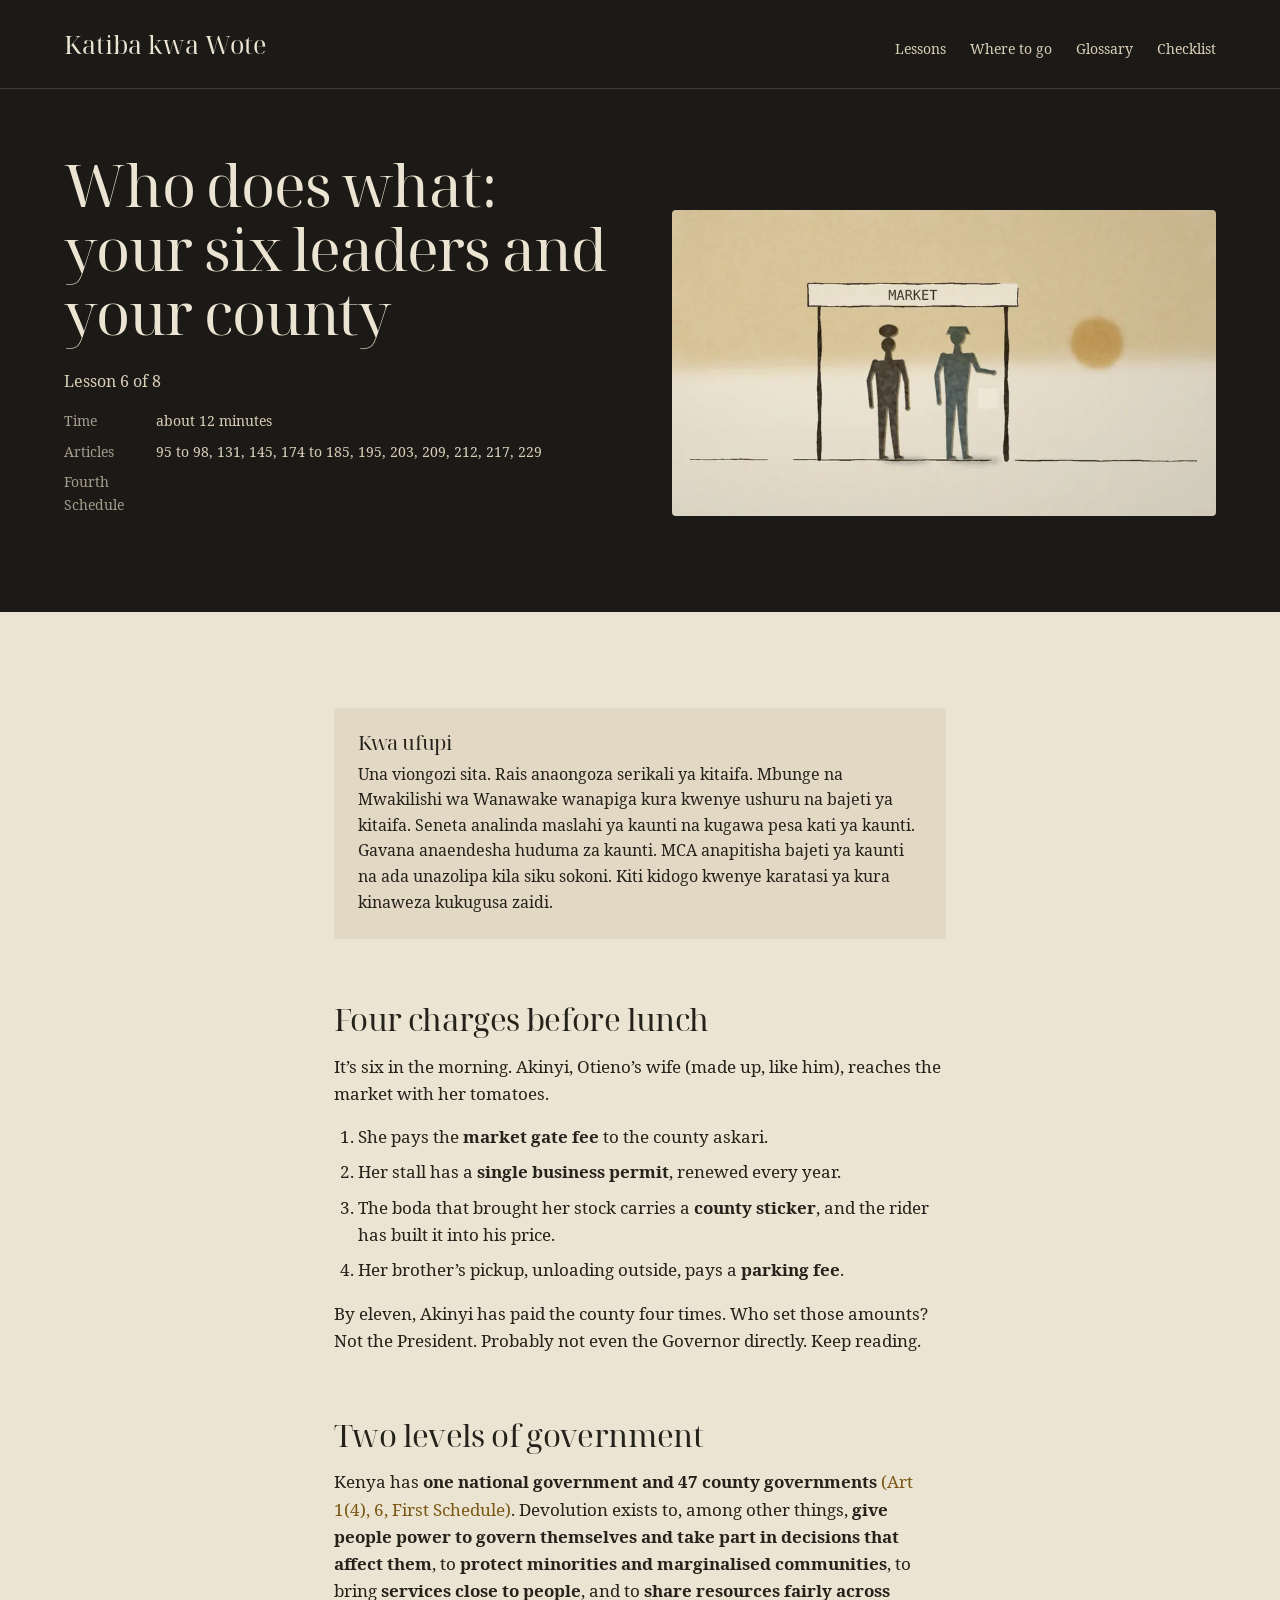
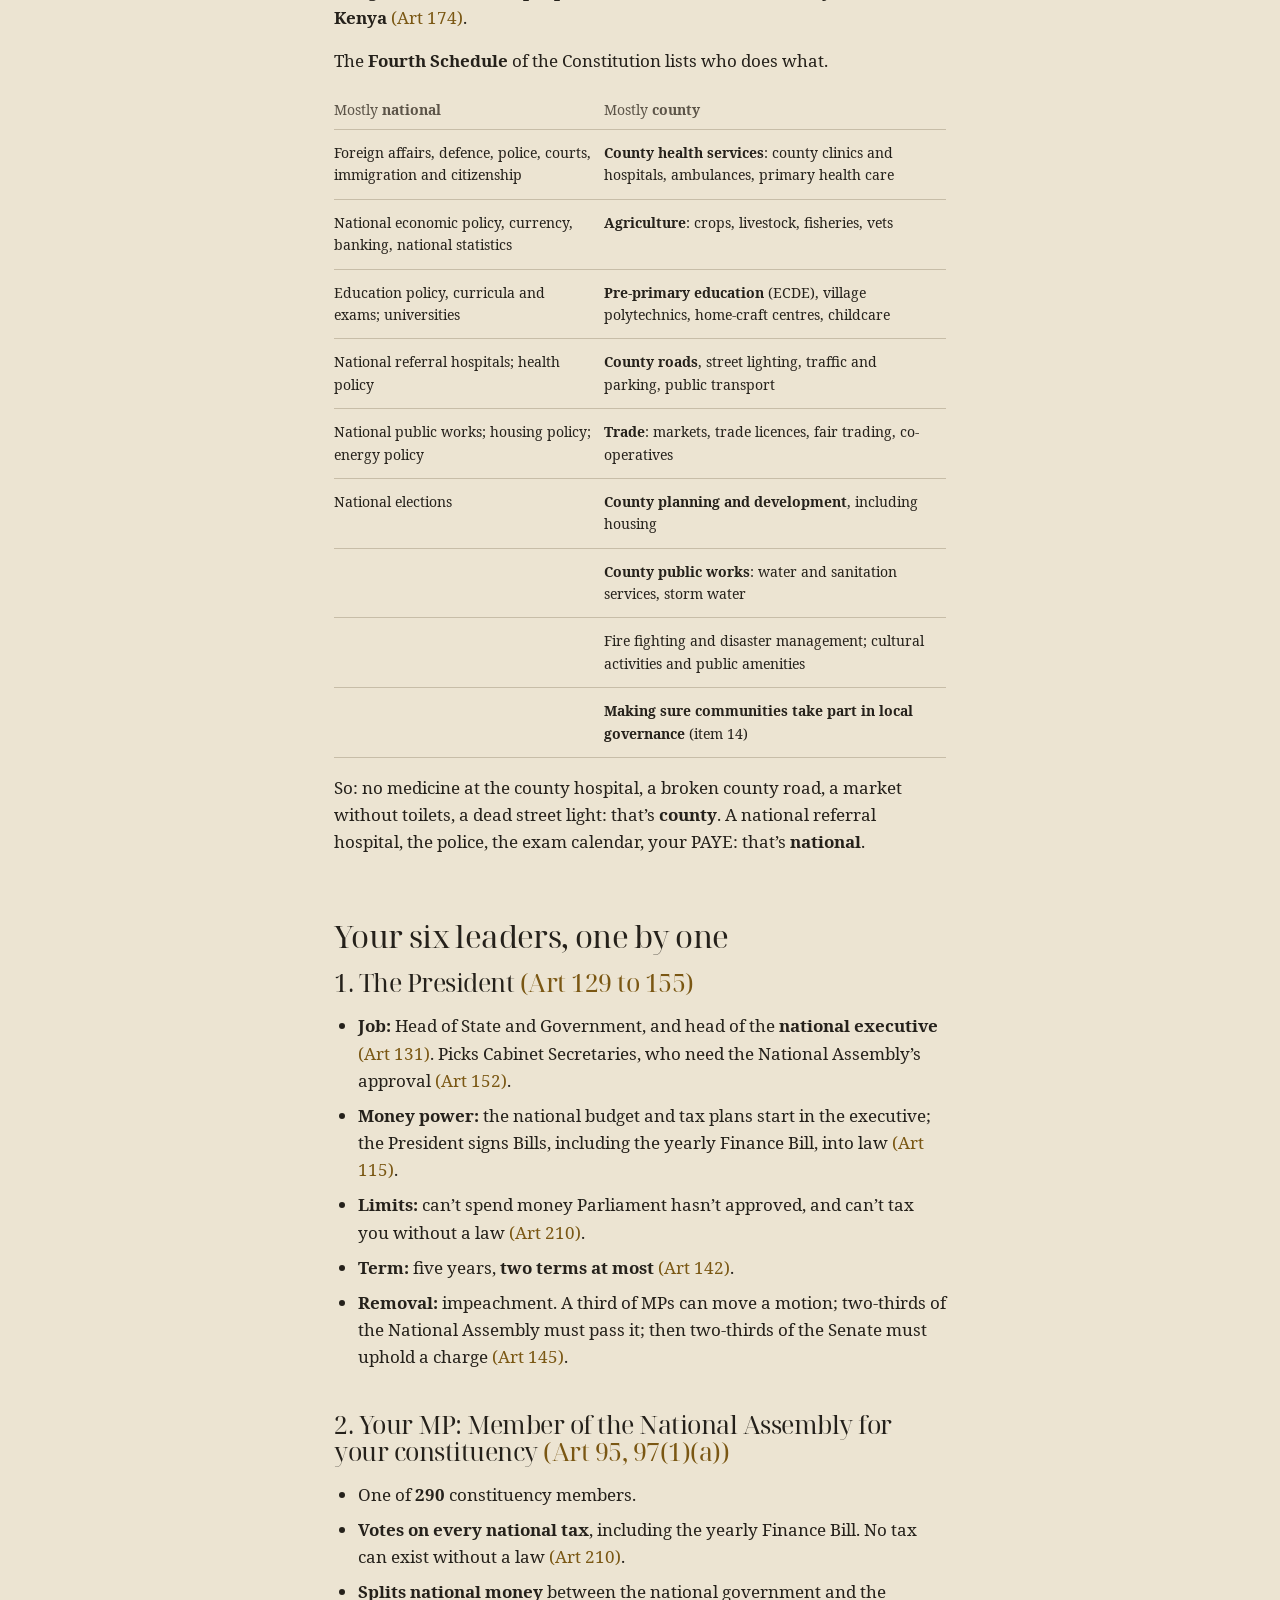
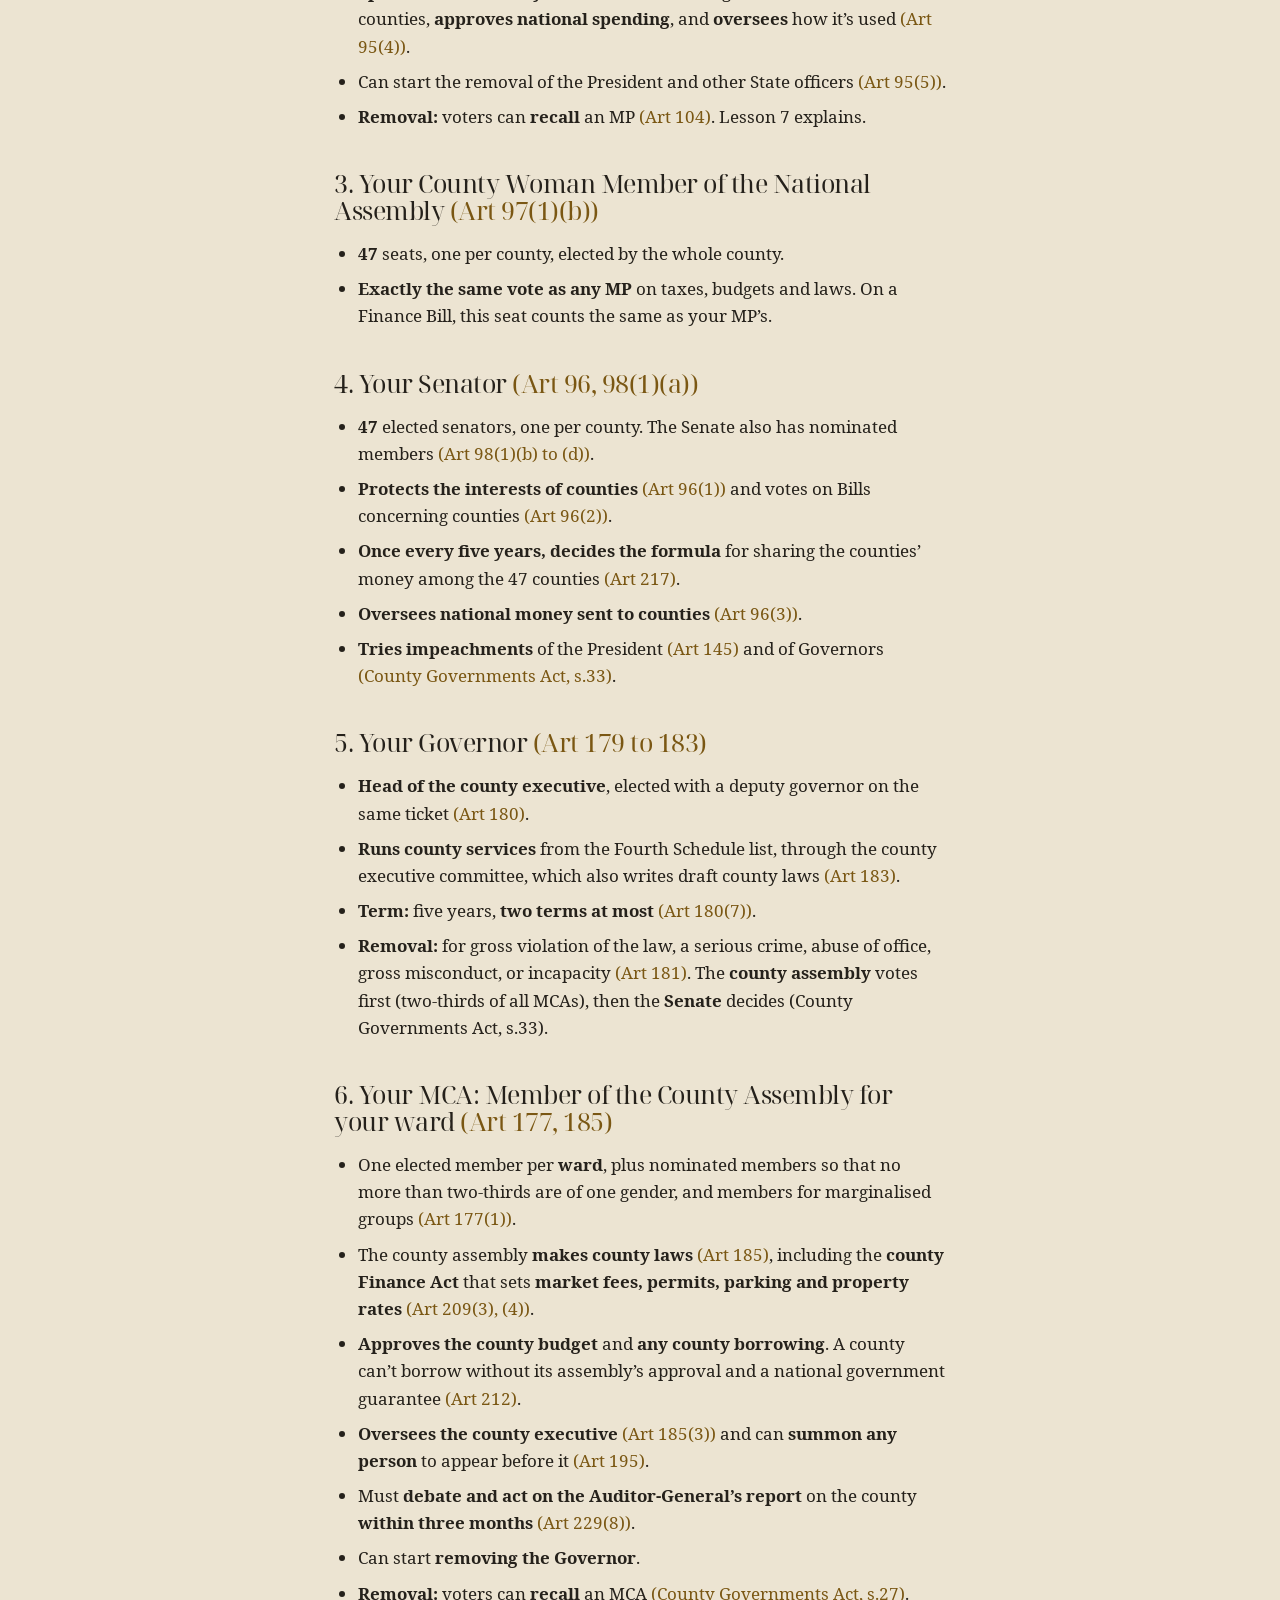
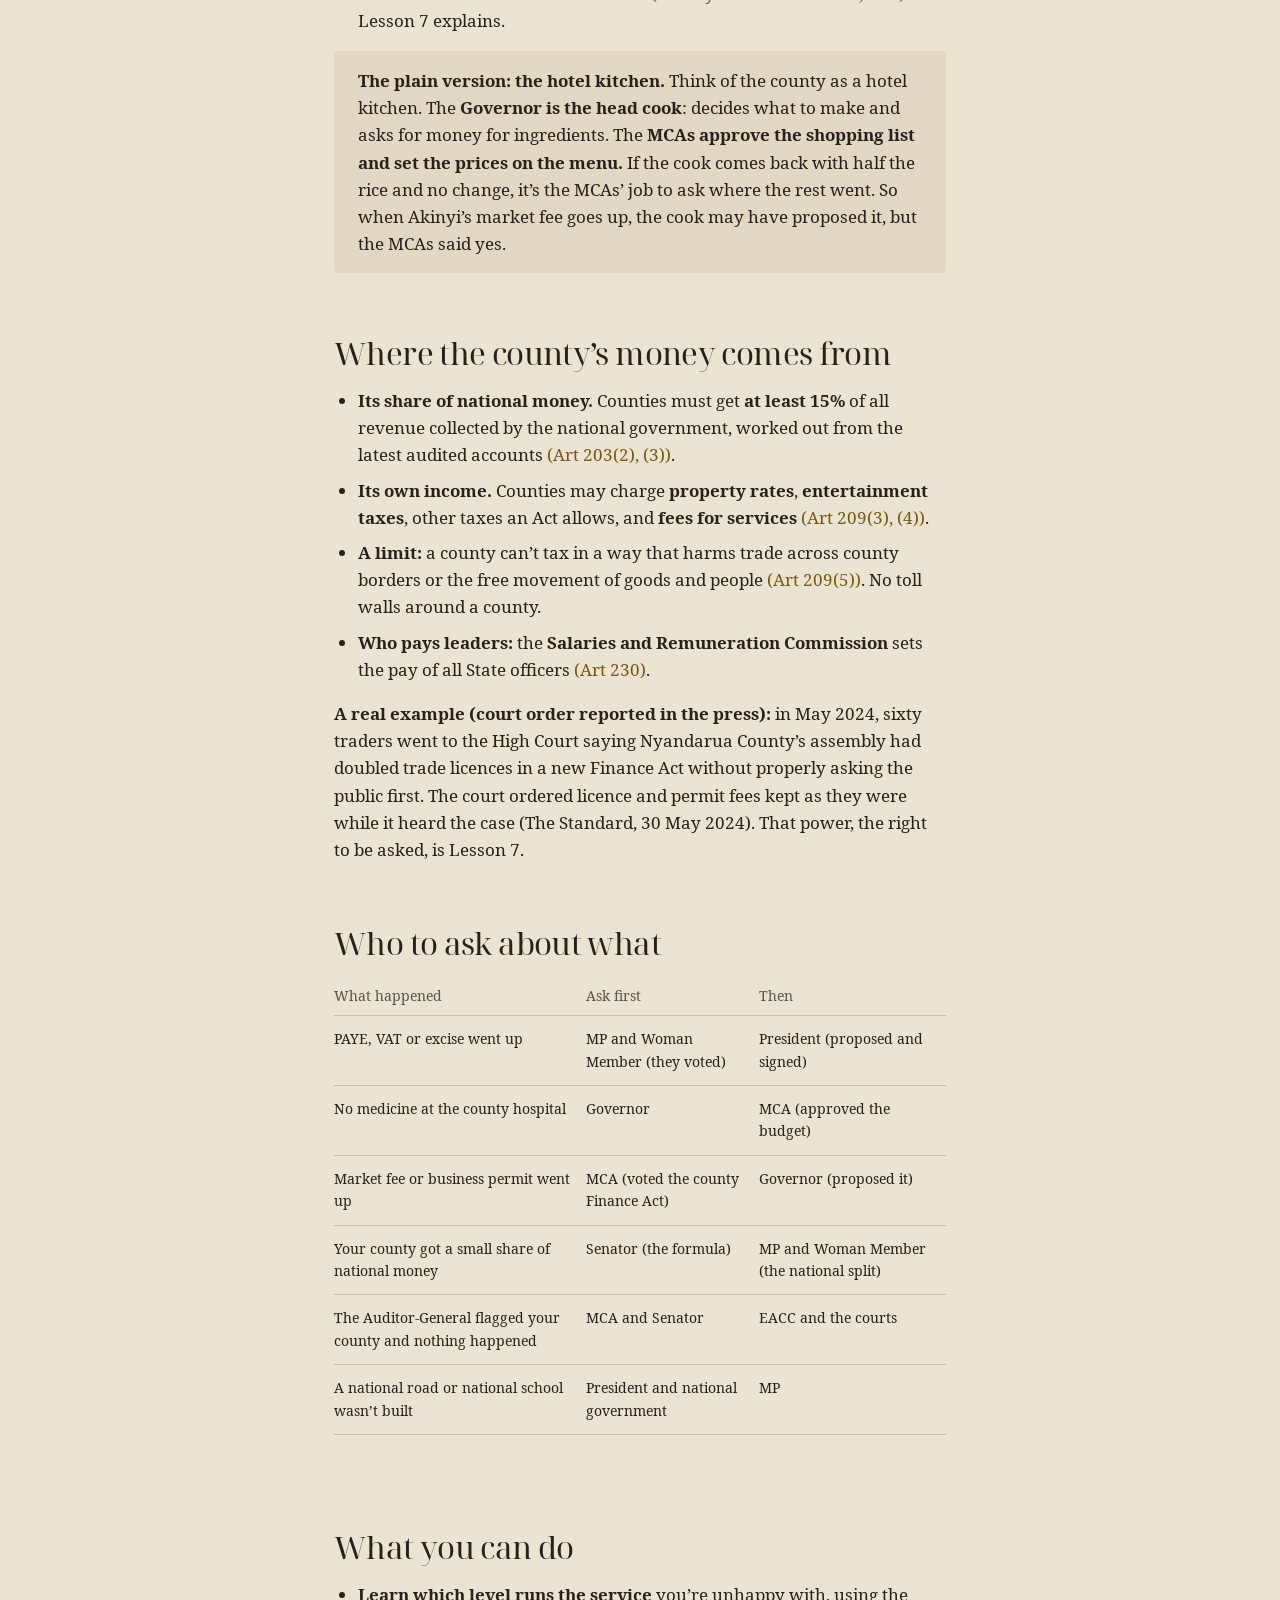
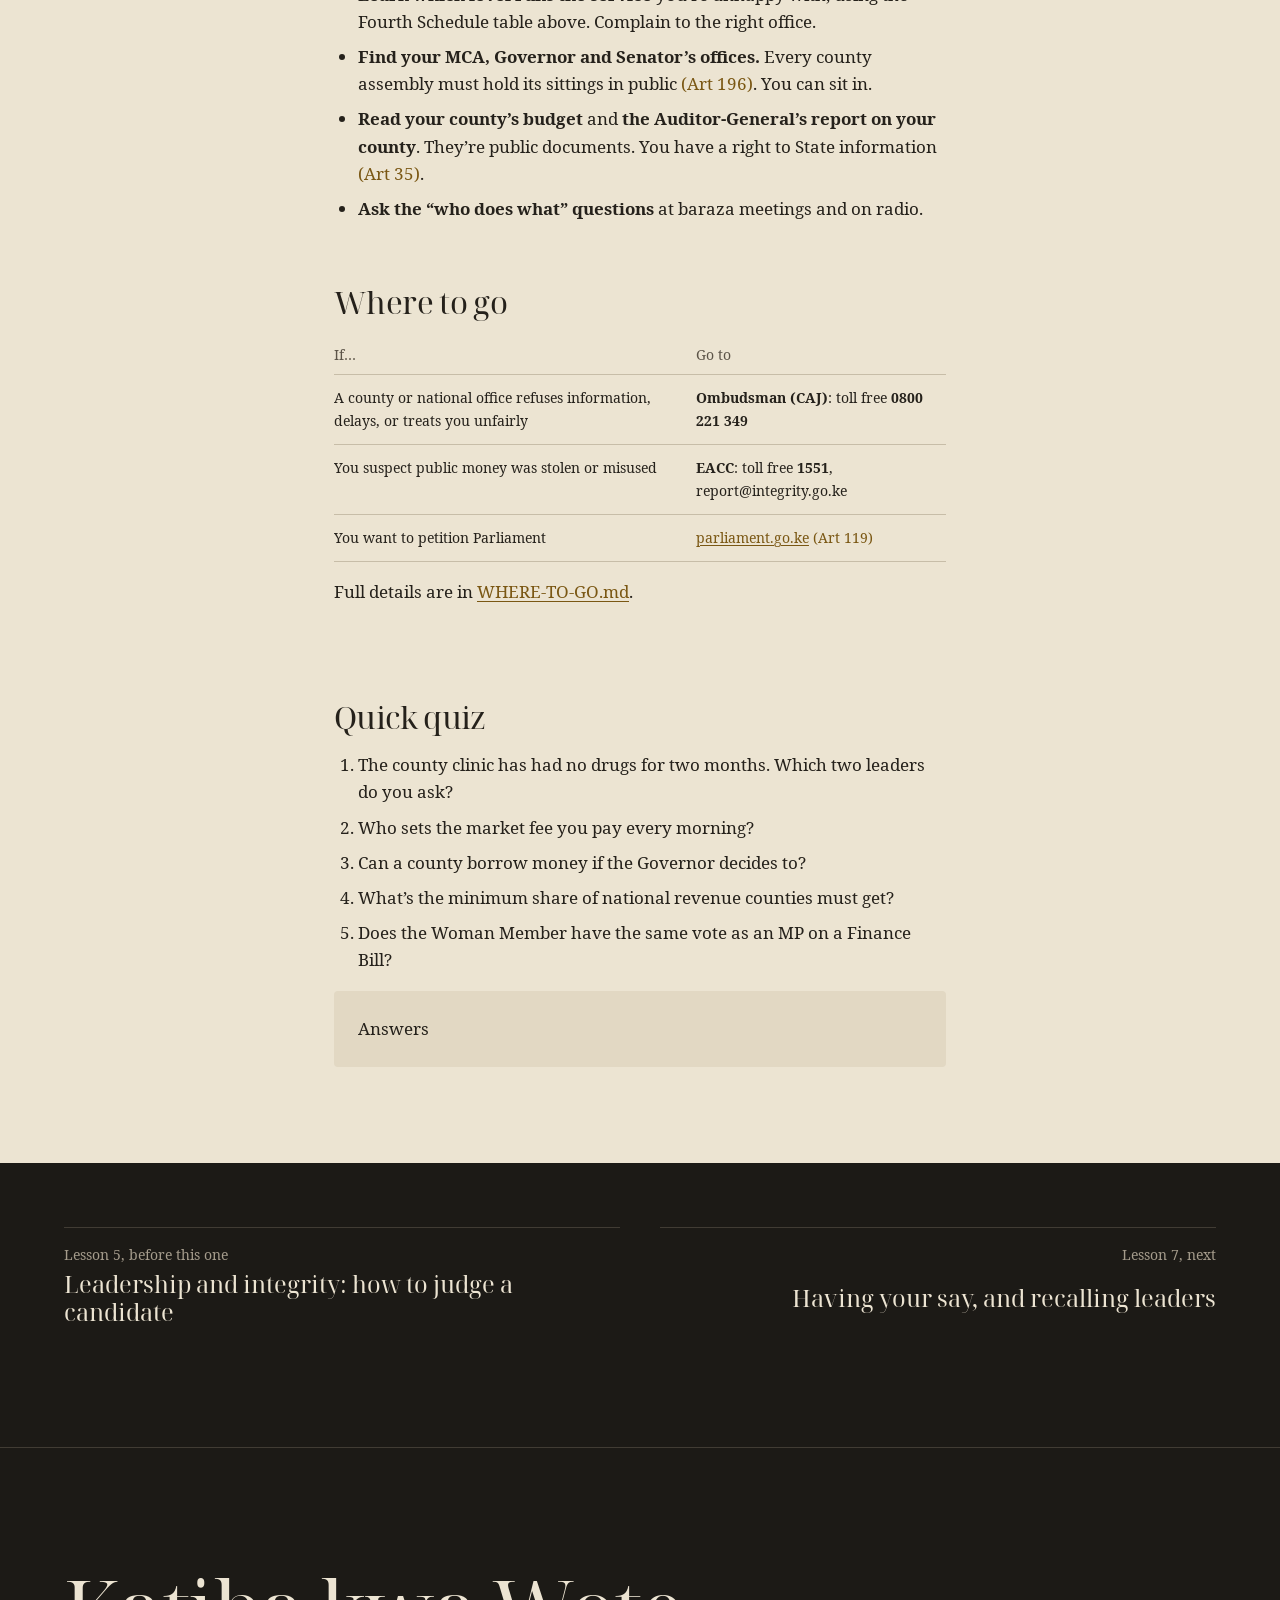
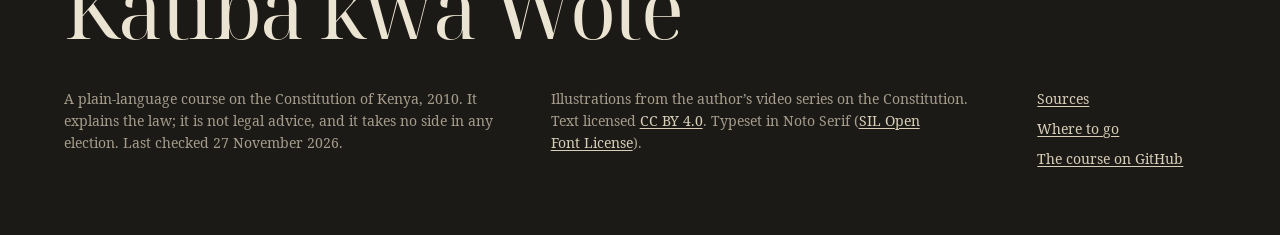
<file: docs/lessons/06-who-does-what.html>
<!doctype html>
<html lang="en">
<head>
<meta charset="utf-8">
<meta name="viewport" content="width=device-width, initial-scale=1">
<title>Who does what: your six leaders and your county | Katiba kwa Wote</title>
<meta name="description" content="Lesson 6 of a plain-language course on the Constitution of Kenya: Who does what: your six leaders and your county.">
<link rel="preload" href="../assets/fonts/NotoSerif-Regular.woff2" as="font" type="font/woff2" crossorigin>
<link rel="stylesheet" href="../assets/site.css">
</head>
<body>
<a class="skip" href="#main">Skip to the content</a>
<header class="masthead">
  <nav class="container nav" aria-label="Main">
    <a class="wordmark" href="../index.html">Katiba kwa Wote</a>
    <ul><li><a href="../index.html#lessons">Lessons</a></li><li><a href="../where-to-go.html">Where to go</a></li><li><a href="../glossary.html">Glossary</a></li><li><a href="../checklist.html">Checklist</a></li></ul>
  </nav>
</header>
<main id="main">

<article class="lesson">
  <header class="lesson-head container">
    <div class="lesson-title">
      <h1>Who does what: your six leaders and your county</h1>
      <p class="lesson-of">Lesson 6 of 8</p>
      <dl class="meta"><div><dt>Time</dt><dd>about 12 minutes</dd></div><div><dt>Articles</dt><dd>95 to 98, 131, 145, 174 to 185, 195, 203, 209, 212, 217, 229</dd></div><div><dt>Fourth Schedule</dt><dd></dd></div></dl>
    </div>
    <figure class="lesson-art"><img src="../assets/img/17_market-gate-dawn-1600.webp" srcset="../assets/img/17_market-gate-dawn-800.webp 800w, ../assets/img/17_market-gate-dawn-1600.webp 1600w" sizes="(min-width: 60rem) 60vw, 100vw" width="1600" height="900" alt="Two figures at a market gate at dawn: a trader and a county askari." fetchpriority="high"></figure>
  </header>
  <div class="sheet">
    <div class="sheet-inner">
      <aside class="sw" lang="sw"><h2>Kwa ufupi</h2><p>Una viongozi sita. Rais anaongoza serikali ya kitaifa. Mbunge na Mwakilishi wa Wanawake
wanapiga kura kwenye ushuru na bajeti ya kitaifa. Seneta analinda maslahi ya kaunti na kugawa pesa kati ya kaunti.
Gavana anaendesha huduma za kaunti. MCA anapitisha bajeti ya kaunti na ada unazolipa kila siku sokoni. Kiti kidogo
kwenye karatasi ya kura kinaweza kukugusa zaidi.</p></aside>
      <div class="prose"><h2>Four charges before lunch</h2>
<p>It&rsquo;s six in the morning. Akinyi, Otieno&rsquo;s wife (made up, like him), reaches the market with her tomatoes.</p>
<ol>
<li>She pays the <strong>market gate fee</strong> to the county askari.</li>
<li>Her stall has a <strong>single business permit</strong>, renewed every year.</li>
<li>The boda that brought her stock carries a <strong>county sticker</strong>, and the rider has built it into his price.</li>
<li>Her brother&rsquo;s pickup, unloading outside, pays a <strong>parking fee</strong>.</li>
</ol>
<p>By eleven, Akinyi has paid the county four times. Who set those amounts? Not the President. Probably not even the
Governor directly. Keep reading.</p>
<h2>Two levels of government</h2>
<p>Kenya has <strong>one national government and 47 county governments</strong> <cite class="law">(Art 1(4), 6, First Schedule)</cite>. Devolution exists to,
among other things, <strong>give people power to govern themselves and take part in decisions that affect them</strong>, to
<strong>protect minorities and marginalised communities</strong>, to bring <strong>services close to people</strong>, and to <strong>share resources
fairly across Kenya</strong> <cite class="law">(Art 174)</cite>.</p>
<p>The <strong>Fourth Schedule</strong> of the Constitution lists who does what.</p>
<div class="table"><table>
<thead>
<tr>
<th>Mostly <strong>national</strong></th>
<th>Mostly <strong>county</strong></th>
</tr>
</thead>
<tbody>
<tr>
<td>Foreign affairs, defence, police, courts, immigration and citizenship</td>
<td><strong>County health services</strong>: county clinics and hospitals, ambulances, primary health care</td>
</tr>
<tr>
<td>National economic policy, currency, banking, national statistics</td>
<td><strong>Agriculture</strong>: crops, livestock, fisheries, vets</td>
</tr>
<tr>
<td>Education policy, curricula and exams; universities</td>
<td><strong>Pre-primary education</strong> (ECDE), village polytechnics, home-craft centres, childcare</td>
</tr>
<tr>
<td>National referral hospitals; health policy</td>
<td><strong>County roads</strong>, street lighting, traffic and parking, public transport</td>
</tr>
<tr>
<td>National public works; housing policy; energy policy</td>
<td><strong>Trade</strong>: markets, trade licences, fair trading, co-operatives</td>
</tr>
<tr>
<td>National elections</td>
<td><strong>County planning and development</strong>, including housing</td>
</tr>
<tr>
<td></td>
<td><strong>County public works</strong>: water and sanitation services, storm water</td>
</tr>
<tr>
<td></td>
<td>Fire fighting and disaster management; cultural activities and public amenities</td>
</tr>
<tr>
<td></td>
<td><strong>Making sure communities take part in local governance</strong> (item 14)</td>
</tr>
</tbody>
</table></div>
<p>So: no medicine at the county hospital, a broken county road, a market without toilets, a dead street light: that&rsquo;s
<strong>county</strong>. A national referral hospital, the police, the exam calendar, your PAYE: that&rsquo;s <strong>national</strong>.</p>
<h2>Your six leaders, one by one</h2>
<h3>1. The President <cite class="law">(Art 129 to 155)</cite></h3>
<ul>
<li><strong>Job:</strong> Head of State and Government, and head of the <strong>national executive</strong> <cite class="law">(Art 131)</cite>. Picks Cabinet Secretaries,
  who need the National Assembly&rsquo;s approval <cite class="law">(Art 152)</cite>.</li>
<li><strong>Money power:</strong> the national budget and tax plans start in the executive; the President signs Bills, including
  the yearly Finance Bill, into law <cite class="law">(Art 115)</cite>.</li>
<li><strong>Limits:</strong> can&rsquo;t spend money Parliament hasn&rsquo;t approved, and can&rsquo;t tax you without a law <cite class="law">(Art 210)</cite>.</li>
<li><strong>Term:</strong> five years, <strong>two terms at most</strong> <cite class="law">(Art 142)</cite>.</li>
<li><strong>Removal:</strong> impeachment. A third of MPs can move a motion; two-thirds of the National Assembly must pass it;
  then two-thirds of the Senate must uphold a charge <cite class="law">(Art 145)</cite>.</li>
</ul>
<h3>2. Your MP: Member of the National Assembly for your constituency <cite class="law">(Art 95, 97(1)(a))</cite></h3>
<ul>
<li>One of <strong>290</strong> constituency members.</li>
<li><strong>Votes on every national tax</strong>, including the yearly Finance Bill. No tax can exist without a law <cite class="law">(Art 210)</cite>.</li>
<li><strong>Splits national money</strong> between the national government and the counties, <strong>approves national spending</strong>, and
  <strong>oversees</strong> how it&rsquo;s used <cite class="law">(Art 95(4))</cite>.</li>
<li>Can start the removal of the President and other State officers <cite class="law">(Art 95(5))</cite>.</li>
<li><strong>Removal:</strong> voters can <strong>recall</strong> an MP <cite class="law">(Art 104)</cite>. Lesson 7 explains.</li>
</ul>
<h3>3. Your County Woman Member of the National Assembly <cite class="law">(Art 97(1)(b))</cite></h3>
<ul>
<li><strong>47</strong> seats, one per county, elected by the whole county.</li>
<li><strong>Exactly the same vote as any MP</strong> on taxes, budgets and laws. On a Finance Bill, this seat counts the same as your
  MP&rsquo;s.</li>
</ul>
<h3>4. Your Senator <cite class="law">(Art 96, 98(1)(a))</cite></h3>
<ul>
<li><strong>47</strong> elected senators, one per county. The Senate also has nominated members <cite class="law">(Art 98(1)(b) to (d))</cite>.</li>
<li><strong>Protects the interests of counties</strong> <cite class="law">(Art 96(1))</cite> and votes on Bills concerning counties <cite class="law">(Art 96(2))</cite>.</li>
<li><strong>Once every five years, decides the formula</strong> for sharing the counties&rsquo; money among the 47 counties <cite class="law">(Art 217)</cite>.</li>
<li><strong>Oversees national money sent to counties</strong> <cite class="law">(Art 96(3))</cite>.</li>
<li><strong>Tries impeachments</strong> of the President <cite class="law">(Art 145)</cite> and of Governors <cite class="law">(County Governments Act, s.33)</cite>.</li>
</ul>
<h3>5. Your Governor <cite class="law">(Art 179 to 183)</cite></h3>
<ul>
<li><strong>Head of the county executive</strong>, elected with a deputy governor on the same ticket <cite class="law">(Art 180)</cite>.</li>
<li><strong>Runs county services</strong> from the Fourth Schedule list, through the county executive committee, which also writes
  draft county laws <cite class="law">(Art 183)</cite>.</li>
<li><strong>Term:</strong> five years, <strong>two terms at most</strong> <cite class="law">(Art 180(7))</cite>.</li>
<li><strong>Removal:</strong> for gross violation of the law, a serious crime, abuse of office, gross misconduct, or incapacity
  <cite class="law">(Art 181)</cite>. The <strong>county assembly</strong> votes first (two-thirds of all MCAs), then the <strong>Senate</strong> decides (County
  Governments Act, s.33).</li>
</ul>
<h3>6. Your MCA: Member of the County Assembly for your ward <cite class="law">(Art 177, 185)</cite></h3>
<ul>
<li>One elected member per <strong>ward</strong>, plus nominated members so that no more than two-thirds are of one gender, and
  members for marginalised groups <cite class="law">(Art 177(1))</cite>.</li>
<li>The county assembly <strong>makes county laws</strong> <cite class="law">(Art 185)</cite>, including the <strong>county Finance Act</strong> that sets <strong>market fees,
  permits, parking and property rates</strong> <cite class="law">(Art 209(3), (4))</cite>.</li>
<li><strong>Approves the county budget</strong> and <strong>any county borrowing</strong>. A county can&rsquo;t borrow without its assembly&rsquo;s approval
  and a national government guarantee <cite class="law">(Art 212)</cite>.</li>
<li><strong>Oversees the county executive</strong> <cite class="law">(Art 185(3))</cite> and can <strong>summon any person</strong> to appear before it <cite class="law">(Art 195)</cite>.</li>
<li>Must <strong>debate and act on the Auditor-General&rsquo;s report</strong> on the county <strong>within three months</strong> <cite class="law">(Art 229(8))</cite>.</li>
<li>Can start <strong>removing the Governor</strong>.</li>
<li><strong>Removal:</strong> voters can <strong>recall</strong> an MCA <cite class="law">(County Governments Act, s.27)</cite>. Lesson 7 explains.</li>
</ul>
<aside class="note">
<p><strong>The plain version: the hotel kitchen.</strong> Think of the county as a hotel kitchen. The <strong>Governor is the head cook</strong>:
decides what to make and asks for money for ingredients. The <strong>MCAs approve the shopping list and set the prices on
the menu.</strong> If the cook comes back with half the rice and no change, it&rsquo;s the MCAs&rsquo; job to ask where the rest went.
So when Akinyi&rsquo;s market fee goes up, the cook may have proposed it, but the MCAs said yes.</p>
</aside>
<h2>Where the county&rsquo;s money comes from</h2>
<ul>
<li><strong>Its share of national money.</strong> Counties must get <strong>at least 15%</strong> of all revenue collected by the national
  government, worked out from the latest audited accounts <cite class="law">(Art 203(2), (3))</cite>.</li>
<li><strong>Its own income.</strong> Counties may charge <strong>property rates</strong>, <strong>entertainment taxes</strong>, other taxes an Act allows, and
  <strong>fees for services</strong> <cite class="law">(Art 209(3), (4))</cite>.</li>
<li><strong>A limit:</strong> a county can&rsquo;t tax in a way that harms trade across county borders or the free movement of goods and
  people <cite class="law">(Art 209(5))</cite>. No toll walls around a county.</li>
<li><strong>Who pays leaders:</strong> the <strong>Salaries and Remuneration Commission</strong> sets the pay of all State officers <cite class="law">(Art 230)</cite>.</li>
</ul>
<p><strong>A real example (court order reported in the press):</strong> in May 2024, sixty traders went to the High Court saying
Nyandarua County&rsquo;s assembly had doubled trade licences in a new Finance Act without properly asking the public first.
The court ordered licence and permit fees kept as they were while it heard the case (The Standard, 30 May 2024). That
power, the right to be asked, is Lesson 7.</p>
<h2>Who to ask about what</h2>
<div class="table"><table>
<thead>
<tr>
<th>What happened</th>
<th>Ask first</th>
<th>Then</th>
</tr>
</thead>
<tbody>
<tr>
<td>PAYE, VAT or excise went up</td>
<td>MP and Woman Member (they voted)</td>
<td>President (proposed and signed)</td>
</tr>
<tr>
<td>No medicine at the county hospital</td>
<td>Governor</td>
<td>MCA (approved the budget)</td>
</tr>
<tr>
<td>Market fee or business permit went up</td>
<td>MCA (voted the county Finance Act)</td>
<td>Governor (proposed it)</td>
</tr>
<tr>
<td>Your county got a small share of national money</td>
<td>Senator (the formula)</td>
<td>MP and Woman Member (the national split)</td>
</tr>
<tr>
<td>The Auditor-General flagged your county and nothing happened</td>
<td>MCA and Senator</td>
<td>EACC and the courts</td>
</tr>
<tr>
<td>A national road or national school wasn&rsquo;t built</td>
<td>President and national government</td>
<td>MP</td>
</tr>
</tbody>
</table></div>
<hr />
<h2>What you can do</h2>
<ul>
<li><strong>Learn which level runs the service</strong> you&rsquo;re unhappy with, using the Fourth Schedule table above. Complain to the
  right office.</li>
<li><strong>Find your MCA, Governor and Senator&rsquo;s offices.</strong> Every county assembly must hold its sittings in public
  <cite class="law">(Art 196)</cite>. You can sit in.</li>
<li><strong>Read your county&rsquo;s budget</strong> and <strong>the Auditor-General&rsquo;s report on your county</strong>. They&rsquo;re public documents. You
  have a right to State information <cite class="law">(Art 35)</cite>.</li>
<li><strong>Ask the &ldquo;who does what&rdquo; questions</strong> at baraza meetings and on radio.</li>
</ul>
<h2>Where to go</h2>
<div class="table"><table>
<thead>
<tr>
<th>If&hellip;</th>
<th>Go to</th>
</tr>
</thead>
<tbody>
<tr>
<td>A county or national office refuses information, delays, or treats you unfairly</td>
<td><strong>Ombudsman (CAJ)</strong>: toll free <strong>0800 221 349</strong></td>
</tr>
<tr>
<td>You suspect public money was stolen or misused</td>
<td><strong>EACC</strong>: toll free <strong>1551</strong>, report@integrity.go.ke</td>
</tr>
<tr>
<td>You want to petition Parliament</td>
<td><a href="http://www.parliament.go.ke" rel="noopener">parliament.go.ke</a> <cite class="law">(Art 119)</cite></td>
</tr>
</tbody>
</table></div>
<p>Full details are in <a href="../where-to-go.html">WHERE-TO-GO.md</a>.</p>
<hr />
<h2>Quick quiz</h2>
<ol>
<li>The county clinic has had no drugs for two months. Which two leaders do you ask?</li>
<li>Who sets the market fee you pay every morning?</li>
<li>Can a county borrow money if the Governor decides to?</li>
<li>What&rsquo;s the minimum share of national revenue counties must get?</li>
<li>Does the Woman Member have the same vote as an MP on a Finance Bill?</li>
</ol>
<details>
<summary>Answers</summary>
<ol>
<li>The Governor (runs county health) and your MCA (approved the county budget and oversees the executive).</li>
<li>The county assembly (your MCAs), through the county Finance Act <cite class="law">(Art 185, 209(4))</cite>.</li>
<li>No. It needs a national government guarantee <strong>and</strong> the county assembly&rsquo;s approval <cite class="law">(Art 212)</cite>.</li>
<li>At least 15% of all revenue collected by the national government <cite class="law">(Art 203(2))</cite>.</li>
<li>Yes. Both are members of the National Assembly <cite class="law">(Art 97(1))</cite>.</li>
</ol>
</details></div>
    </div>
  </div>
  <nav class="container steps" aria-label="Lessons"><a class="step prev" href="../lessons/05-leadership-and-integrity.html"><span>Lesson 5, before this one</span><strong>Leadership and integrity: how to judge a candidate</strong></a><a class="step next" href="../lessons/07-public-participation-and-recall.html"><span>Lesson 7, next</span><strong>Having your say, and recalling leaders</strong></a></nav>
</article>
</main>
<footer class="colophon">
  <div class="container">
    <p class="colophon-mark"><a href="../index.html">Katiba kwa Wote</a></p>
    <div class="colophon-grid">
      <p>A plain-language course on the Constitution of Kenya, 2010. It explains the law; it is not legal advice,
      and it takes no side in any election. Last checked 27 November 2026.</p>
      <p>Illustrations from the author’s video series on the Constitution. Text licensed
      <a href="https://github.com/sagebeme/katiba-kwa-wote/blob/main/LICENSE" rel="noopener">CC BY 4.0</a>. Typeset in Noto Serif
      (<a href="../assets/fonts/OFL.txt">SIL Open Font License</a>).</p>
      <ul class="colophon-links">
        <li><a href="../sources.html">Sources</a></li>
        <li><a href="../where-to-go.html">Where to go</a></li>
        <li><a href="https://github.com/sagebeme/katiba-kwa-wote" rel="noopener">The course on GitHub</a></li>
      </ul>
    </div>
  </div>
</footer>
</body>
</html>
</file>
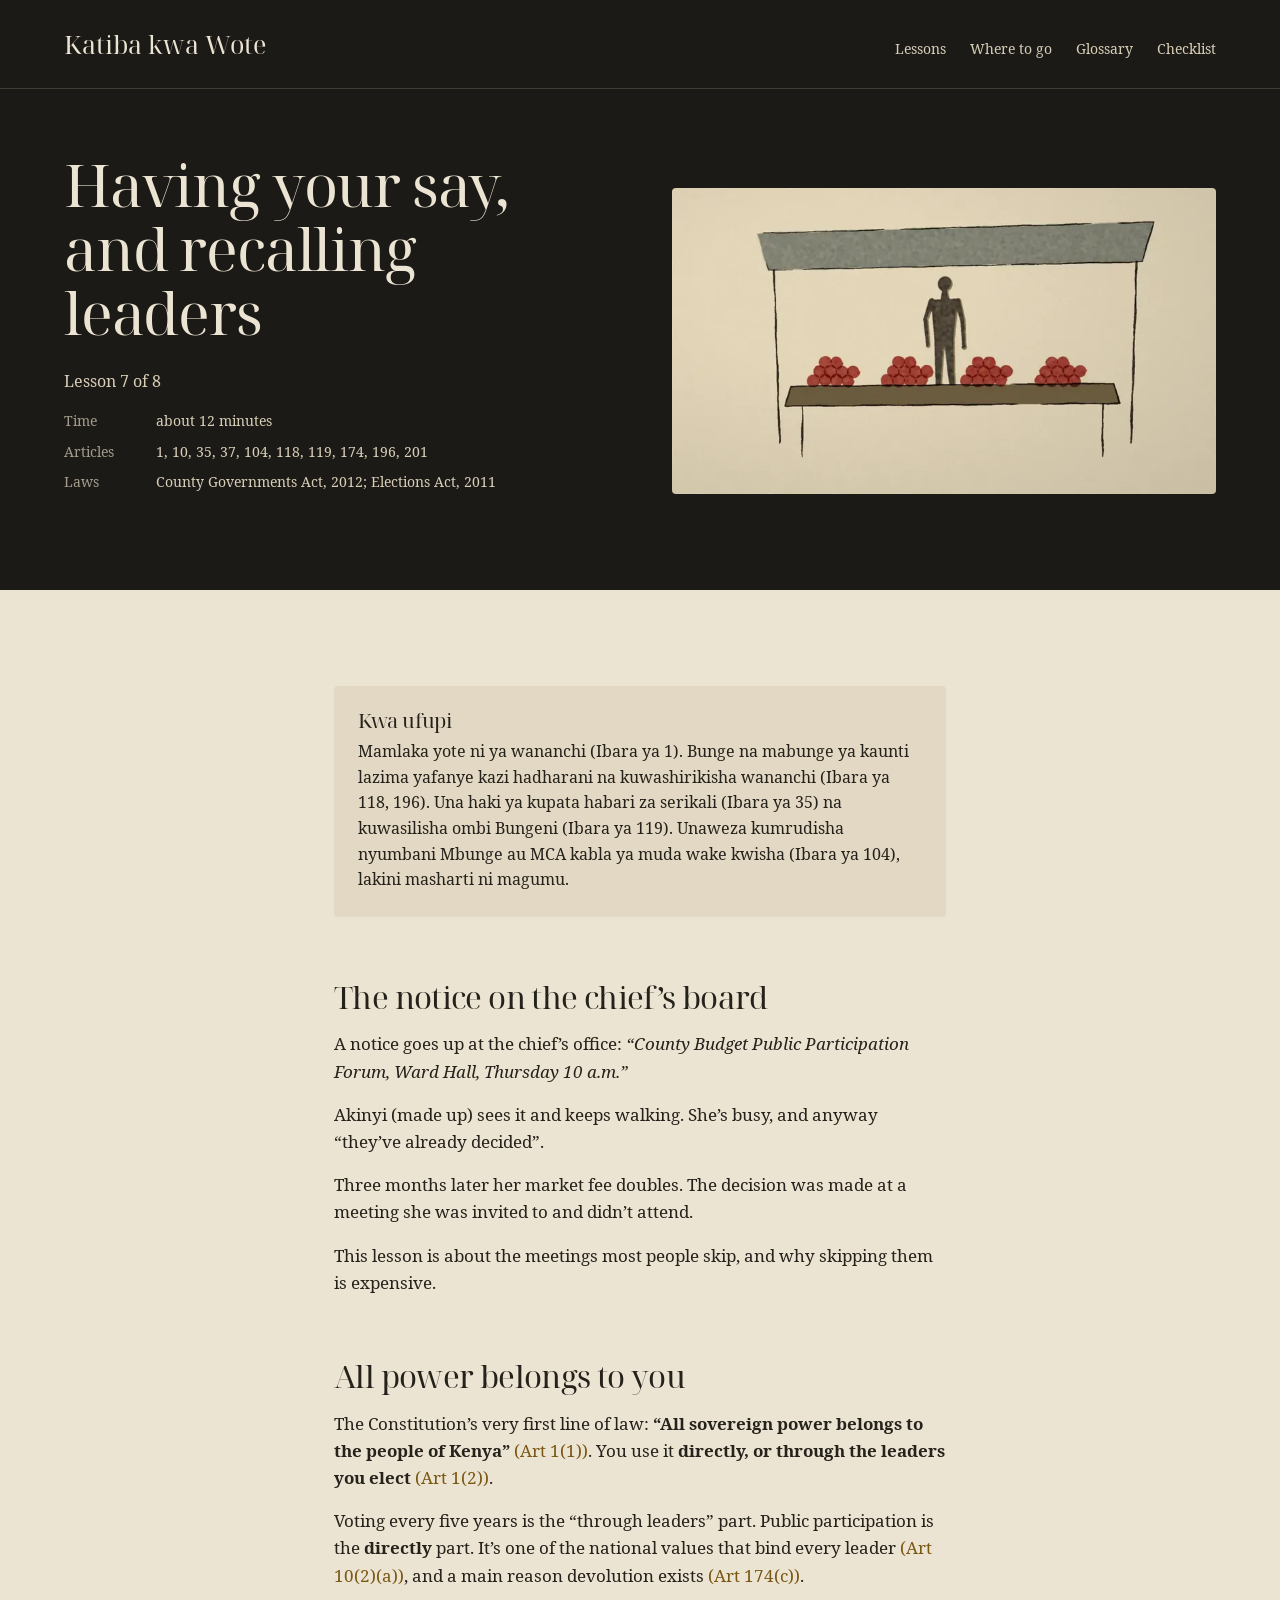
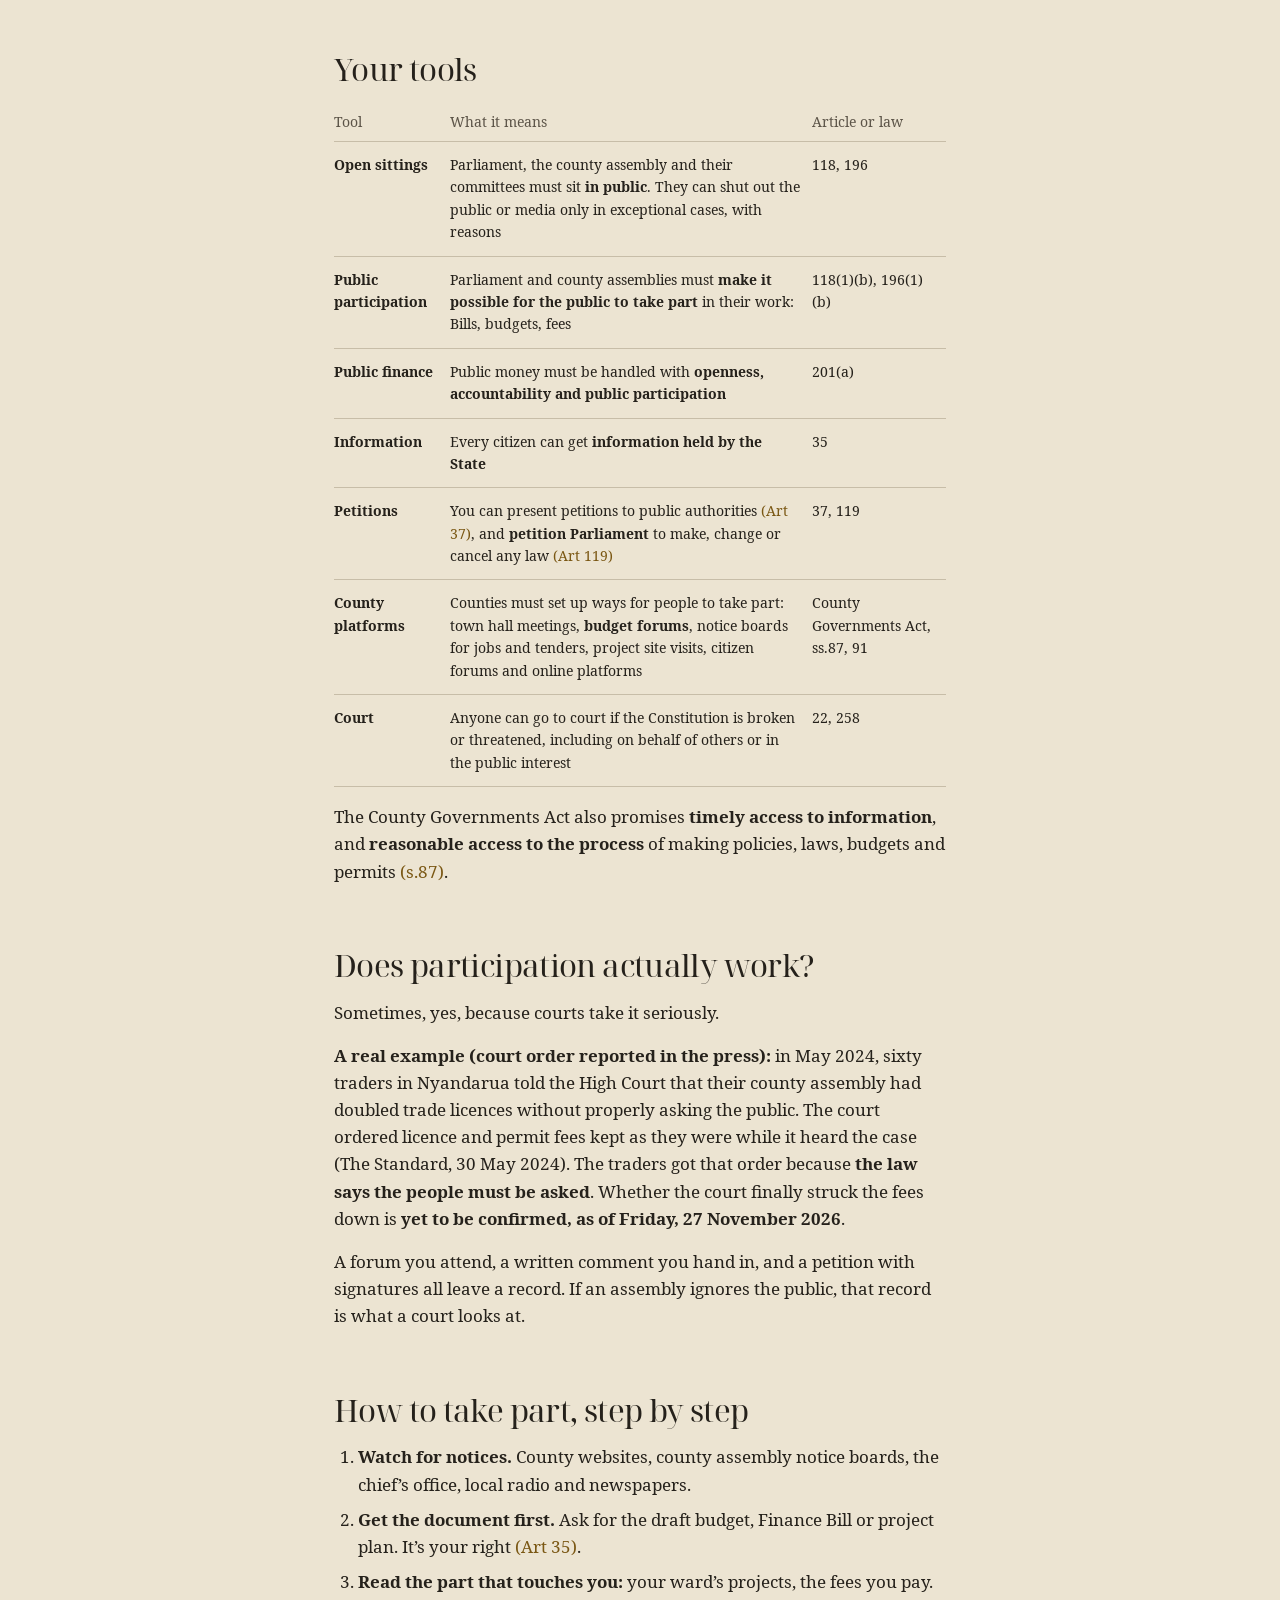
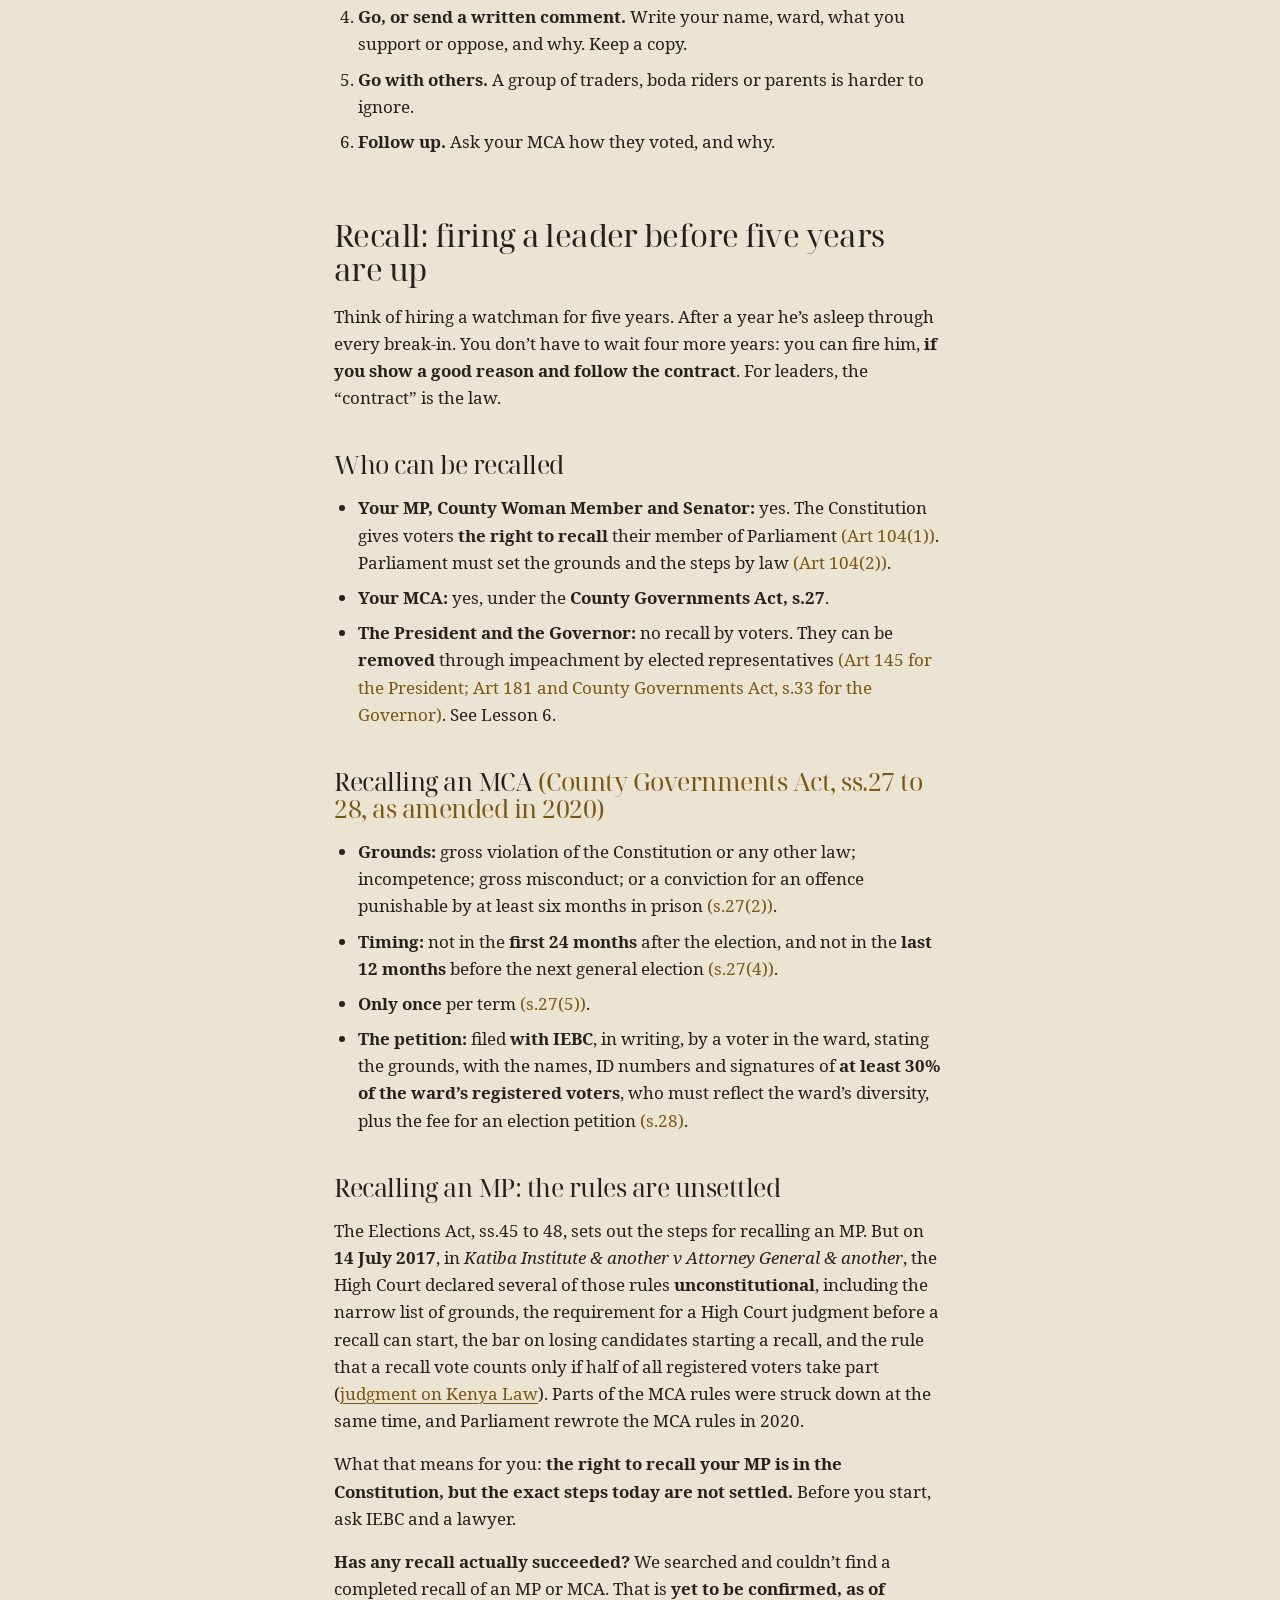
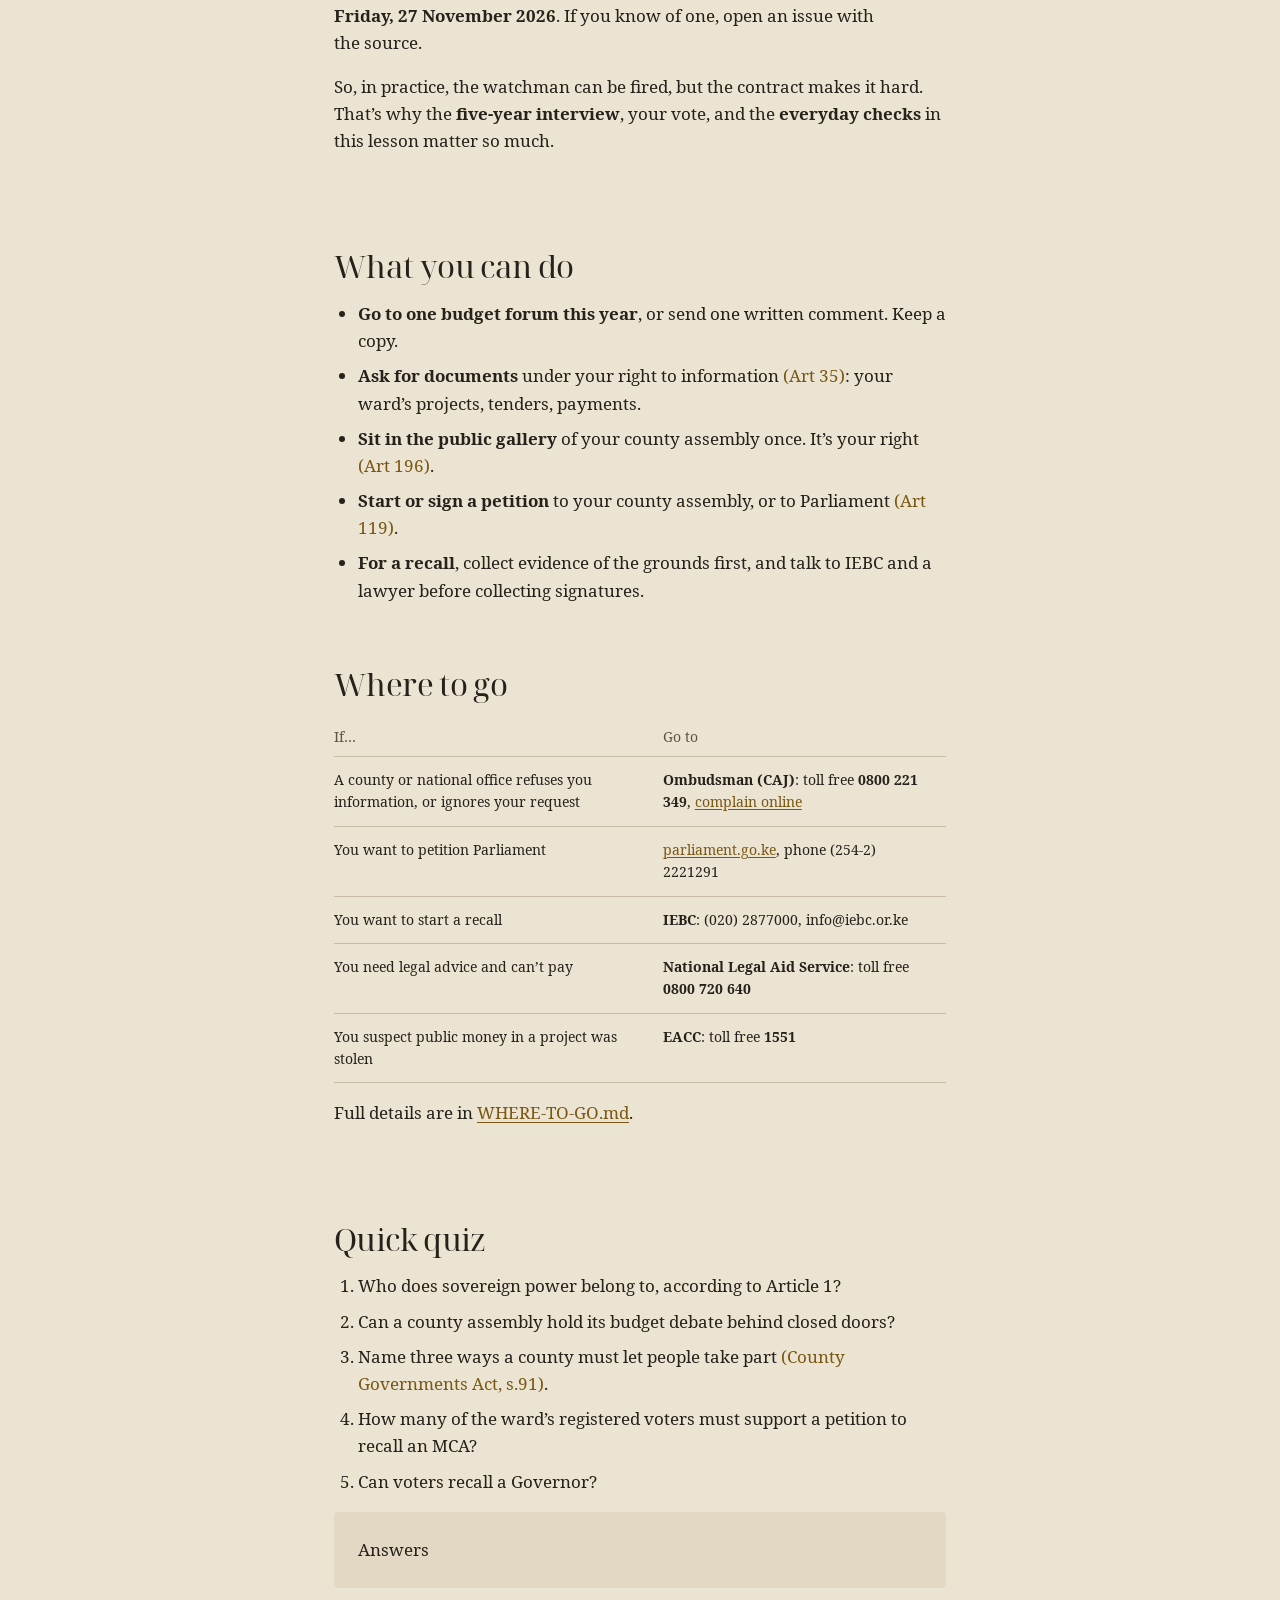
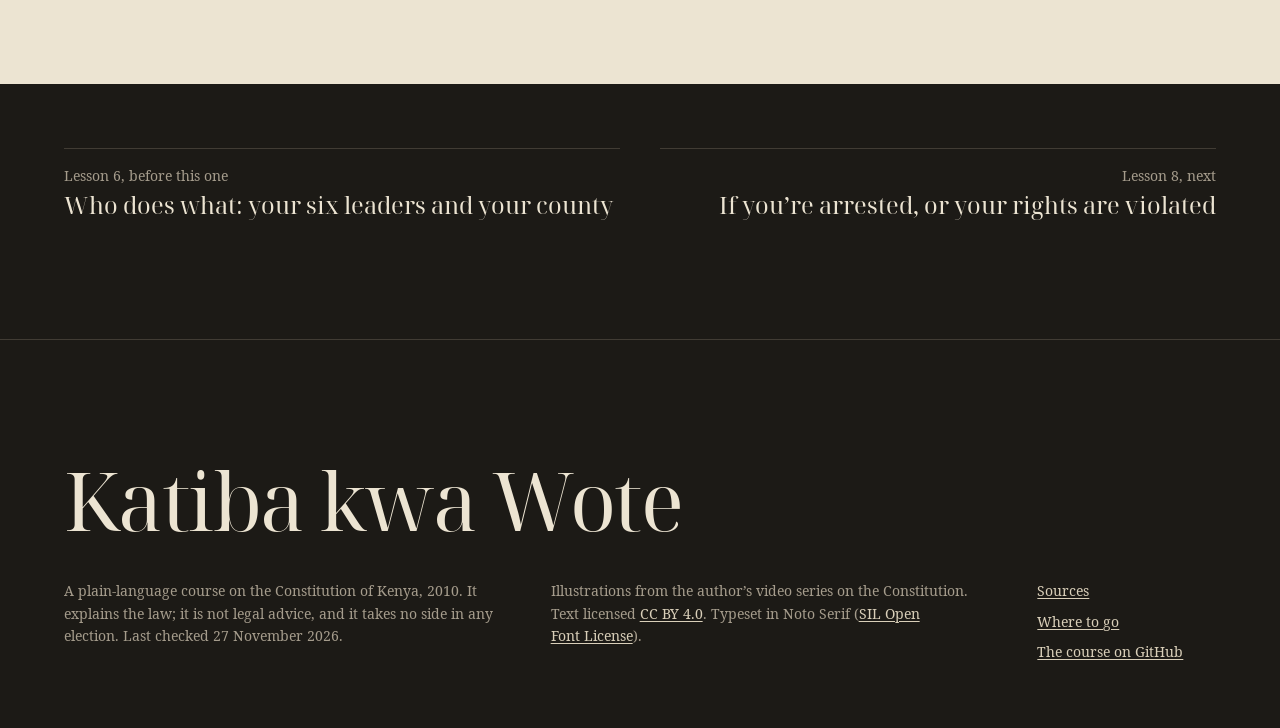
<file: docs/lessons/07-public-participation-and-recall.html>
<!doctype html>
<html lang="en">
<head>
<meta charset="utf-8">
<meta name="viewport" content="width=device-width, initial-scale=1">
<title>Having your say, and recalling leaders | Katiba kwa Wote</title>
<meta name="description" content="Lesson 7 of a plain-language course on the Constitution of Kenya: Having your say, and recalling leaders.">
<link rel="preload" href="../assets/fonts/NotoSerif-Regular.woff2" as="font" type="font/woff2" crossorigin>
<link rel="stylesheet" href="../assets/site.css">
</head>
<body>
<a class="skip" href="#main">Skip to the content</a>
<header class="masthead">
  <nav class="container nav" aria-label="Main">
    <a class="wordmark" href="../index.html">Katiba kwa Wote</a>
    <ul><li><a href="../index.html#lessons">Lessons</a></li><li><a href="../where-to-go.html">Where to go</a></li><li><a href="../glossary.html">Glossary</a></li><li><a href="../checklist.html">Checklist</a></li></ul>
  </nav>
</header>
<main id="main">

<article class="lesson">
  <header class="lesson-head container">
    <div class="lesson-title">
      <h1>Having your say, and recalling leaders</h1>
      <p class="lesson-of">Lesson 7 of 8</p>
      <dl class="meta"><div><dt>Time</dt><dd>about 12 minutes</dd></div><div><dt>Articles</dt><dd>1, 10, 35, 37, 104, 118, 119, 174, 196, 201</dd></div><div><dt>Laws</dt><dd>County
Governments Act, 2012; Elections Act, 2011</dd></div></dl>
    </div>
    <figure class="lesson-art"><img src="../assets/img/22_akinyi-stall-1600.webp" srcset="../assets/img/22_akinyi-stall-800.webp 800w, ../assets/img/22_akinyi-stall-1600.webp 1600w" sizes="(min-width: 60rem) 60vw, 100vw" width="1600" height="900" alt="A trader standing behind her market stall of tomatoes." fetchpriority="high"></figure>
  </header>
  <div class="sheet">
    <div class="sheet-inner">
      <aside class="sw" lang="sw"><h2>Kwa ufupi</h2><p>Mamlaka yote ni ya wananchi (Ibara ya 1). Bunge na mabunge ya kaunti lazima yafanye kazi
hadharani na kuwashirikisha wananchi (Ibara ya 118, 196). Una haki ya kupata habari za serikali (Ibara ya 35) na
kuwasilisha ombi Bungeni (Ibara ya 119). Unaweza kumrudisha nyumbani Mbunge au MCA kabla ya muda wake kwisha
(Ibara ya 104), lakini masharti ni magumu.</p></aside>
      <div class="prose"><h2>The notice on the chief&rsquo;s board</h2>
<p>A notice goes up at the chief&rsquo;s office: <em>&ldquo;County Budget Public Participation Forum, Ward Hall, Thursday 10 a.m.&rdquo;</em></p>
<p>Akinyi (made up) sees it and keeps walking. She&rsquo;s busy, and anyway &ldquo;they&rsquo;ve already decided&rdquo;.</p>
<p>Three months later her market fee doubles. The decision was made at a meeting she was invited to and didn&rsquo;t attend.</p>
<p>This lesson is about the meetings most people skip, and why skipping them is expensive.</p>
<h2>All power belongs to you</h2>
<p>The Constitution&rsquo;s very first line of law: <strong>&ldquo;All sovereign power belongs to the people of Kenya&rdquo;</strong> <cite class="law">(Art 1(1))</cite>. You
use it <strong>directly, or through the leaders you elect</strong> <cite class="law">(Art 1(2))</cite>.</p>
<p>Voting every five years is the &ldquo;through leaders&rdquo; part. Public participation is the <strong>directly</strong> part. It&rsquo;s one of
the national values that bind every leader <cite class="law">(Art 10(2)(a))</cite>, and a main reason devolution exists <cite class="law">(Art 174(c))</cite>.</p>
<h2>Your tools</h2>
<div class="table"><table>
<thead>
<tr>
<th>Tool</th>
<th>What it means</th>
<th>Article or law</th>
</tr>
</thead>
<tbody>
<tr>
<td><strong>Open sittings</strong></td>
<td>Parliament, the county assembly and their committees must sit <strong>in public</strong>. They can shut out the public or media only in exceptional cases, with reasons</td>
<td>118, 196</td>
</tr>
<tr>
<td><strong>Public participation</strong></td>
<td>Parliament and county assemblies must <strong>make it possible for the public to take part</strong> in their work: Bills, budgets, fees</td>
<td>118(1)(b), 196(1)(b)</td>
</tr>
<tr>
<td><strong>Public finance</strong></td>
<td>Public money must be handled with <strong>openness, accountability and public participation</strong></td>
<td>201(a)</td>
</tr>
<tr>
<td><strong>Information</strong></td>
<td>Every citizen can get <strong>information held by the State</strong></td>
<td>35</td>
</tr>
<tr>
<td><strong>Petitions</strong></td>
<td>You can present petitions to public authorities <cite class="law">(Art 37)</cite>, and <strong>petition Parliament</strong> to make, change or cancel any law <cite class="law">(Art 119)</cite></td>
<td>37, 119</td>
</tr>
<tr>
<td><strong>County platforms</strong></td>
<td>Counties must set up ways for people to take part: town hall meetings, <strong>budget forums</strong>, notice boards for jobs and tenders, project site visits, citizen forums and online platforms</td>
<td>County Governments Act, ss.87, 91</td>
</tr>
<tr>
<td><strong>Court</strong></td>
<td>Anyone can go to court if the Constitution is broken or threatened, including on behalf of others or in the public interest</td>
<td>22, 258</td>
</tr>
</tbody>
</table></div>
<p>The County Governments Act also promises <strong>timely access to information</strong>, and <strong>reasonable access to the process</strong>
of making policies, laws, budgets and permits <cite class="law">(s.87)</cite>.</p>
<h2>Does participation actually work?</h2>
<p>Sometimes, yes, because courts take it seriously.</p>
<p><strong>A real example (court order reported in the press):</strong> in May 2024, sixty traders in Nyandarua told the High Court
that their county assembly had doubled trade licences without properly asking the public. The court ordered licence
and permit fees kept as they were while it heard the case (The Standard, 30 May 2024). The traders got that order
because <strong>the law says the people must be asked</strong>. Whether the court finally struck the fees down is <strong>yet to be
confirmed, as of Friday, 27 November 2026</strong>.</p>
<p>A forum you attend, a written comment you hand in, and a petition with signatures all leave a record. If an assembly
ignores the public, that record is what a court looks at.</p>
<h2>How to take part, step by step</h2>
<ol>
<li><strong>Watch for notices.</strong> County websites, county assembly notice boards, the chief&rsquo;s office, local radio and
   newspapers.</li>
<li><strong>Get the document first.</strong> Ask for the draft budget, Finance Bill or project plan. It&rsquo;s your right <cite class="law">(Art 35)</cite>.</li>
<li><strong>Read the part that touches you:</strong> your ward&rsquo;s projects, the fees you pay.</li>
<li><strong>Go, or send a written comment.</strong> Write your name, ward, what you support or oppose, and why. Keep a copy.</li>
<li><strong>Go with others.</strong> A group of traders, boda riders or parents is harder to ignore.</li>
<li><strong>Follow up.</strong> Ask your MCA how they voted, and why.</li>
</ol>
<h2>Recall: firing a leader before five years are up</h2>
<p>Think of hiring a watchman for five years. After a year he&rsquo;s asleep through every break-in. You don&rsquo;t have to wait
four more years: you can fire him, <strong>if you show a good reason and follow the contract</strong>. For leaders, the
&ldquo;contract&rdquo; is the law.</p>
<h3>Who can be recalled</h3>
<ul>
<li><strong>Your MP, County Woman Member and Senator:</strong> yes. The Constitution gives voters <strong>the right to recall</strong> their member
  of Parliament <cite class="law">(Art 104(1))</cite>. Parliament must set the grounds and the steps by law <cite class="law">(Art 104(2))</cite>.</li>
<li><strong>Your MCA:</strong> yes, under the <strong>County Governments Act, s.27</strong>.</li>
<li><strong>The President and the Governor:</strong> no recall by voters. They can be <strong>removed</strong> through impeachment by elected
  representatives <cite class="law">(Art 145 for the President; Art 181 and County Governments Act, s.33 for the Governor)</cite>. See
  Lesson 6.</li>
</ul>
<h3>Recalling an MCA <cite class="law">(County Governments Act, ss.27 to 28, as amended in 2020)</cite></h3>
<ul>
<li><strong>Grounds:</strong> gross violation of the Constitution or any other law; incompetence; gross misconduct; or a conviction
  for an offence punishable by at least six months in prison <cite class="law">(s.27(2))</cite>.</li>
<li><strong>Timing:</strong> not in the <strong>first 24 months</strong> after the election, and not in the <strong>last 12 months</strong> before the next
  general election <cite class="law">(s.27(4))</cite>.</li>
<li><strong>Only once</strong> per term <cite class="law">(s.27(5))</cite>.</li>
<li><strong>The petition:</strong> filed <strong>with IEBC</strong>, in writing, by a voter in the ward, stating the grounds, with the names,
  ID numbers and signatures of <strong>at least 30% of the ward&rsquo;s registered voters</strong>, who must reflect the ward&rsquo;s diversity,
  plus the fee for an election petition <cite class="law">(s.28)</cite>.</li>
</ul>
<h3>Recalling an MP: the rules are unsettled</h3>
<p>The Elections Act, ss.45 to 48, sets out the steps for recalling an MP. But on <strong>14 July 2017</strong>, in <em>Katiba Institute &amp;
another v Attorney General &amp; another</em>, the High Court declared several of those rules <strong>unconstitutional</strong>, including
the narrow list of grounds, the requirement for a High Court judgment before a recall can start, the bar on losing
candidates starting a recall, and the rule that a recall vote counts only if half of all registered voters take part
(<a href="https://kenyalaw.org/akn/ke/judgment/kehc/2017/4648/eng@2017-07-14" rel="noopener">judgment on Kenya Law</a>). Parts of the MCA rules
were struck down at the same time, and Parliament rewrote the MCA rules in 2020.</p>
<p>What that means for you: <strong>the right to recall your MP is in the Constitution, but the exact steps today are not
settled.</strong> Before you start, ask IEBC and a lawyer.</p>
<p><strong>Has any recall actually succeeded?</strong> We searched and couldn&rsquo;t find a completed recall of an MP or MCA. That is <strong>yet
to be confirmed, as of Friday, 27 November 2026</strong>. If you know of one, open an issue with the source.</p>
<p>So, in practice, the watchman can be fired, but the contract makes it hard. That&rsquo;s why the <strong>five-year interview</strong>,
your vote, and the <strong>everyday checks</strong> in this lesson matter so much.</p>
<hr />
<h2>What you can do</h2>
<ul>
<li><strong>Go to one budget forum this year</strong>, or send one written comment. Keep a copy.</li>
<li><strong>Ask for documents</strong> under your right to information <cite class="law">(Art 35)</cite>: your ward&rsquo;s projects, tenders, payments.</li>
<li><strong>Sit in the public gallery</strong> of your county assembly once. It&rsquo;s your right <cite class="law">(Art 196)</cite>.</li>
<li><strong>Start or sign a petition</strong> to your county assembly, or to Parliament <cite class="law">(Art 119)</cite>.</li>
<li><strong>For a recall</strong>, collect evidence of the grounds first, and talk to IEBC and a lawyer before collecting signatures.</li>
</ul>
<h2>Where to go</h2>
<div class="table"><table>
<thead>
<tr>
<th>If&hellip;</th>
<th>Go to</th>
</tr>
</thead>
<tbody>
<tr>
<td>A county or national office refuses you information, or ignores your request</td>
<td><strong>Ombudsman (CAJ)</strong>: toll free <strong>0800 221 349</strong>, <a href="http://cmis.ombudsman.go.ke" rel="noopener">complain online</a></td>
</tr>
<tr>
<td>You want to petition Parliament</td>
<td><a href="http://www.parliament.go.ke" rel="noopener">parliament.go.ke</a>, phone (254-2) 2221291</td>
</tr>
<tr>
<td>You want to start a recall</td>
<td><strong>IEBC</strong>: (020) 2877000, info@iebc.or.ke</td>
</tr>
<tr>
<td>You need legal advice and can&rsquo;t pay</td>
<td><strong>National Legal Aid Service</strong>: toll free <strong>0800 720 640</strong></td>
</tr>
<tr>
<td>You suspect public money in a project was stolen</td>
<td><strong>EACC</strong>: toll free <strong>1551</strong></td>
</tr>
</tbody>
</table></div>
<p>Full details are in <a href="../where-to-go.html">WHERE-TO-GO.md</a>.</p>
<hr />
<h2>Quick quiz</h2>
<ol>
<li>Who does sovereign power belong to, according to Article 1?</li>
<li>Can a county assembly hold its budget debate behind closed doors?</li>
<li>Name three ways a county must let people take part <cite class="law">(County Governments Act, s.91)</cite>.</li>
<li>How many of the ward&rsquo;s registered voters must support a petition to recall an MCA?</li>
<li>Can voters recall a Governor?</li>
</ol>
<details>
<summary>Answers</summary>
<ol>
<li>The people of Kenya <cite class="law">(Art 1(1))</cite>.</li>
<li>Normally no. Sittings must be public, unless the speaker decides there are justifiable reasons in exceptional
   circumstances <cite class="law">(Art 196(1)(a), (2))</cite>.</li>
<li>Any three of: online platforms, town hall meetings, budget forums, notice boards, development project sites,
   citizen forums.</li>
<li>At least 30% <cite class="law">(County Governments Act, s.28(2)(b))</cite>.</li>
<li>No. A Governor can be removed by the county assembly and the Senate <cite class="law">(Art 181; County Governments Act, s.33)</cite>, not
   recalled by voters.</li>
</ol>
</details></div>
    </div>
  </div>
  <nav class="container steps" aria-label="Lessons"><a class="step prev" href="../lessons/06-who-does-what.html"><span>Lesson 6, before this one</span><strong>Who does what: your six leaders and your county</strong></a><a class="step next" href="../lessons/08-arrested-or-rights-violated.html"><span>Lesson 8, next</span><strong>If you’re arrested, or your rights are violated</strong></a></nav>
</article>
</main>
<footer class="colophon">
  <div class="container">
    <p class="colophon-mark"><a href="../index.html">Katiba kwa Wote</a></p>
    <div class="colophon-grid">
      <p>A plain-language course on the Constitution of Kenya, 2010. It explains the law; it is not legal advice,
      and it takes no side in any election. Last checked 27 November 2026.</p>
      <p>Illustrations from the author’s video series on the Constitution. Text licensed
      <a href="https://github.com/sagebeme/katiba-kwa-wote/blob/main/LICENSE" rel="noopener">CC BY 4.0</a>. Typeset in Noto Serif
      (<a href="../assets/fonts/OFL.txt">SIL Open Font License</a>).</p>
      <ul class="colophon-links">
        <li><a href="../sources.html">Sources</a></li>
        <li><a href="../where-to-go.html">Where to go</a></li>
        <li><a href="https://github.com/sagebeme/katiba-kwa-wote" rel="noopener">The course on GitHub</a></li>
      </ul>
    </div>
  </div>
</footer>
</body>
</html>
</file>
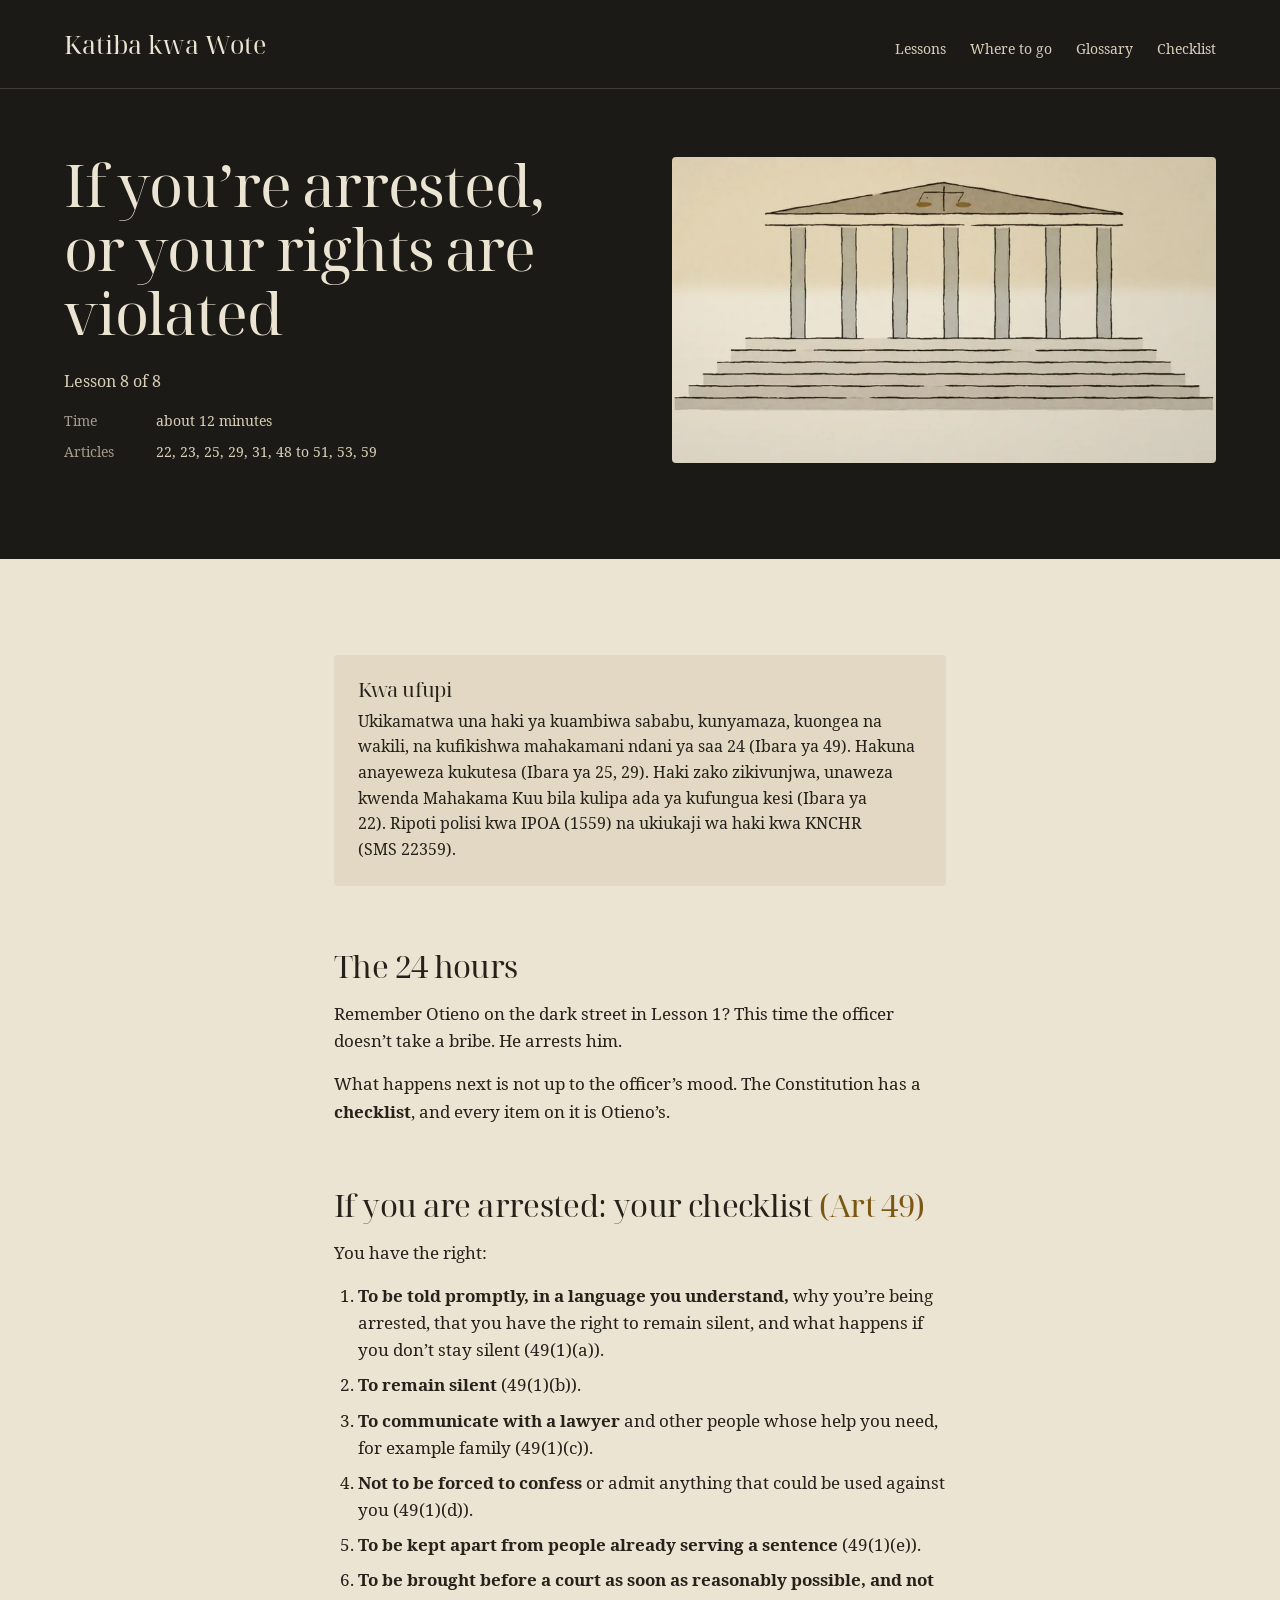
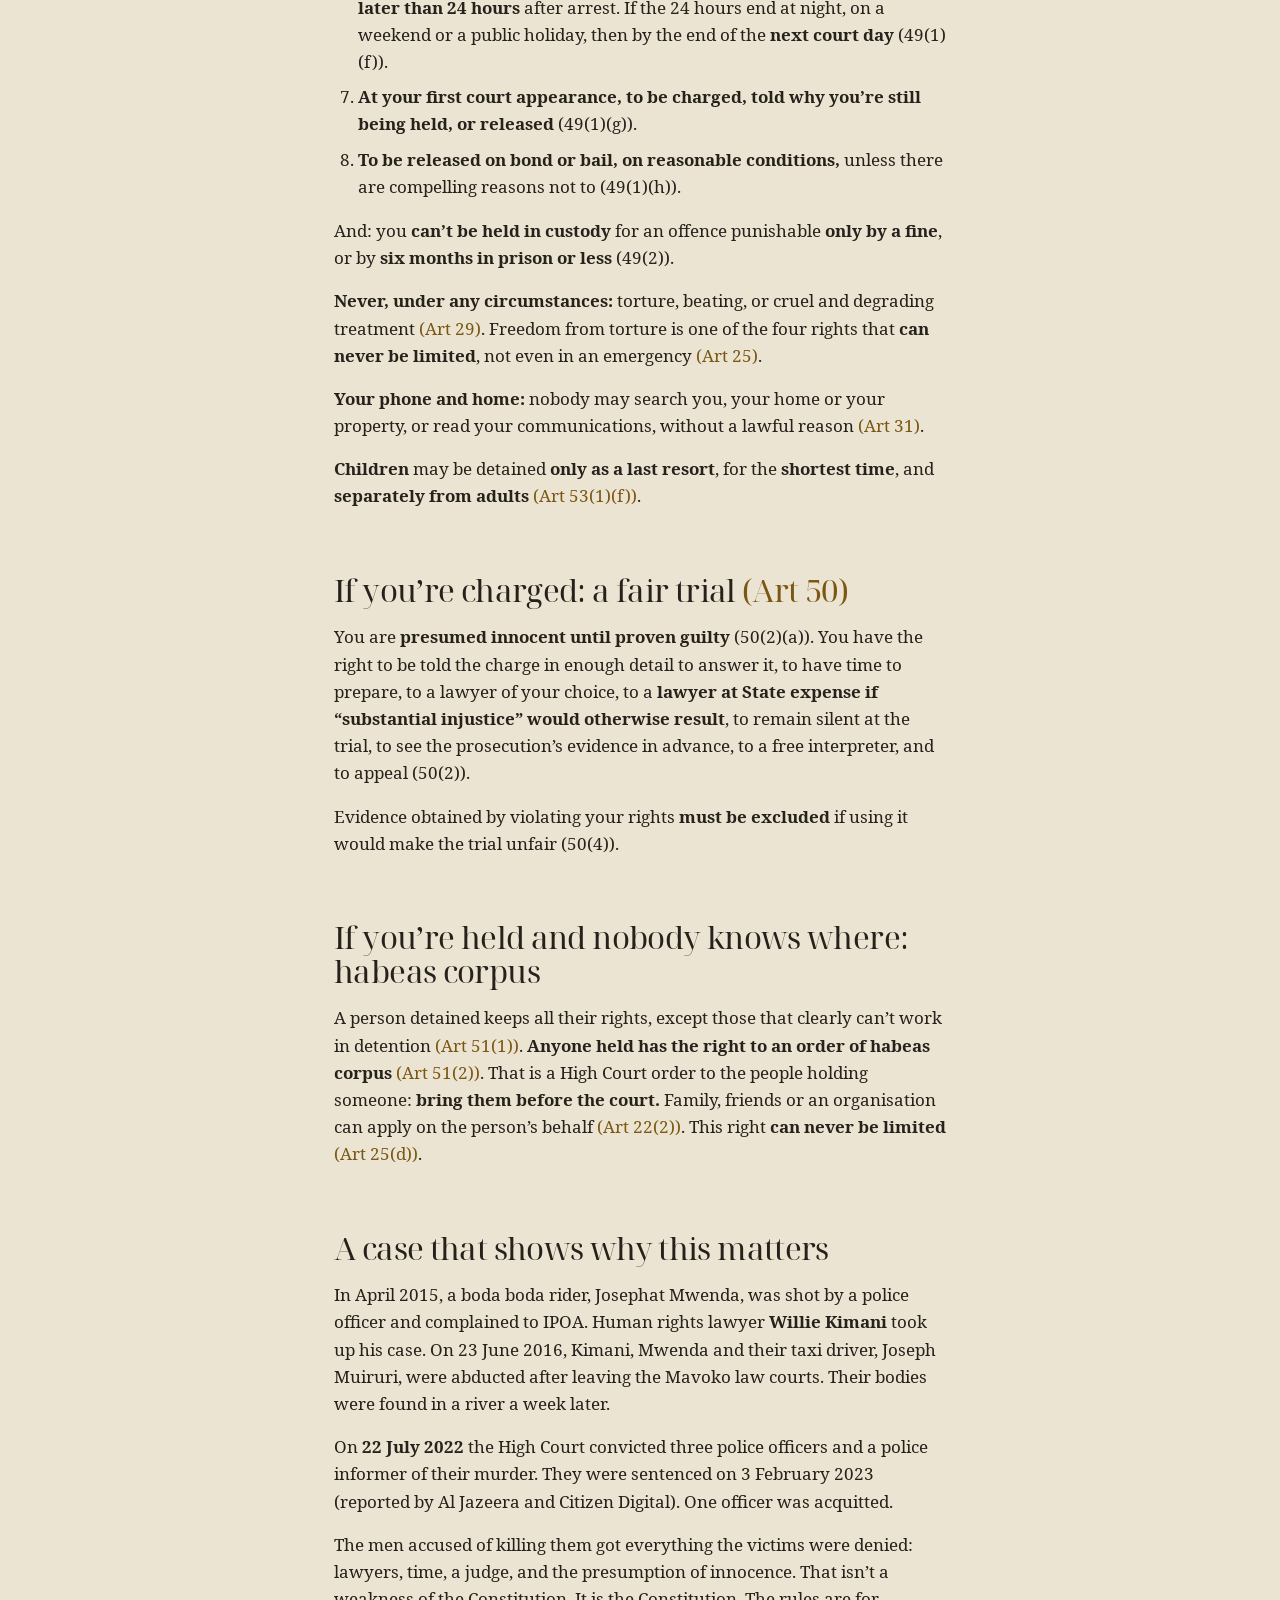
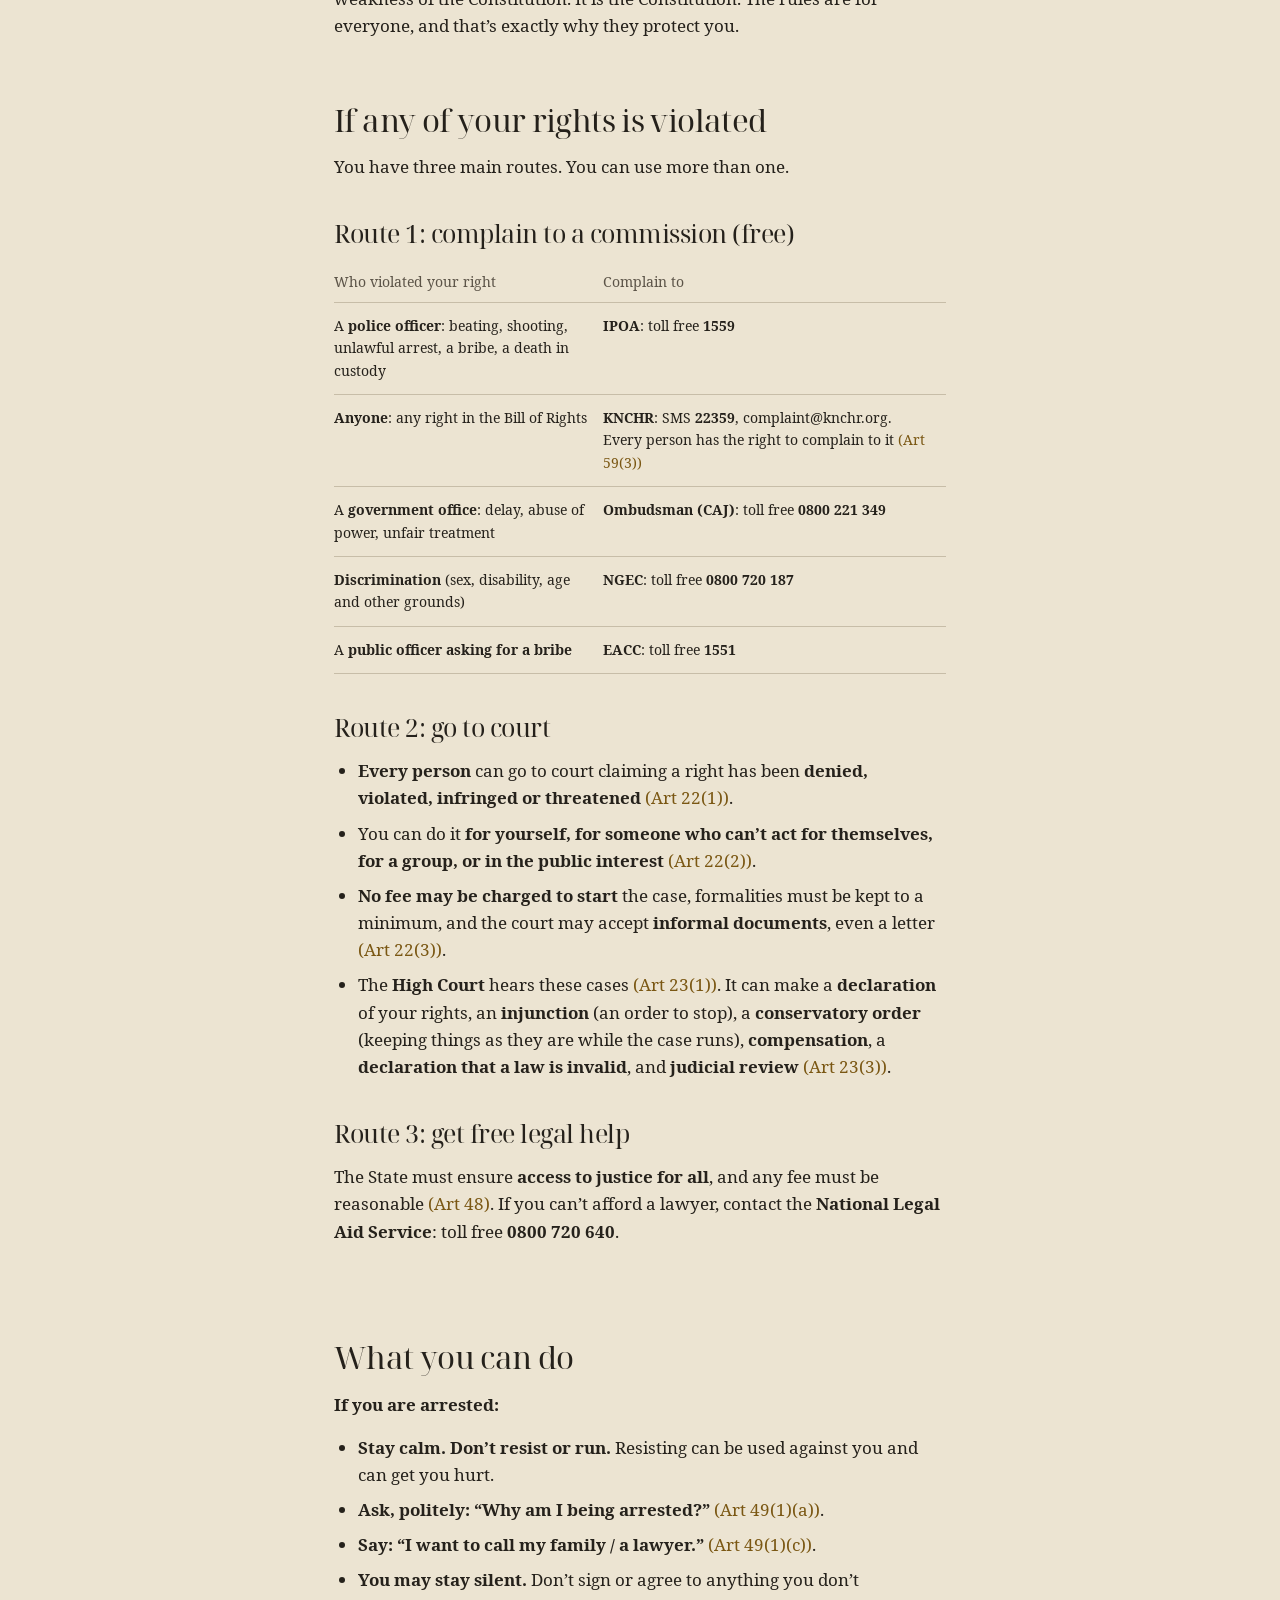
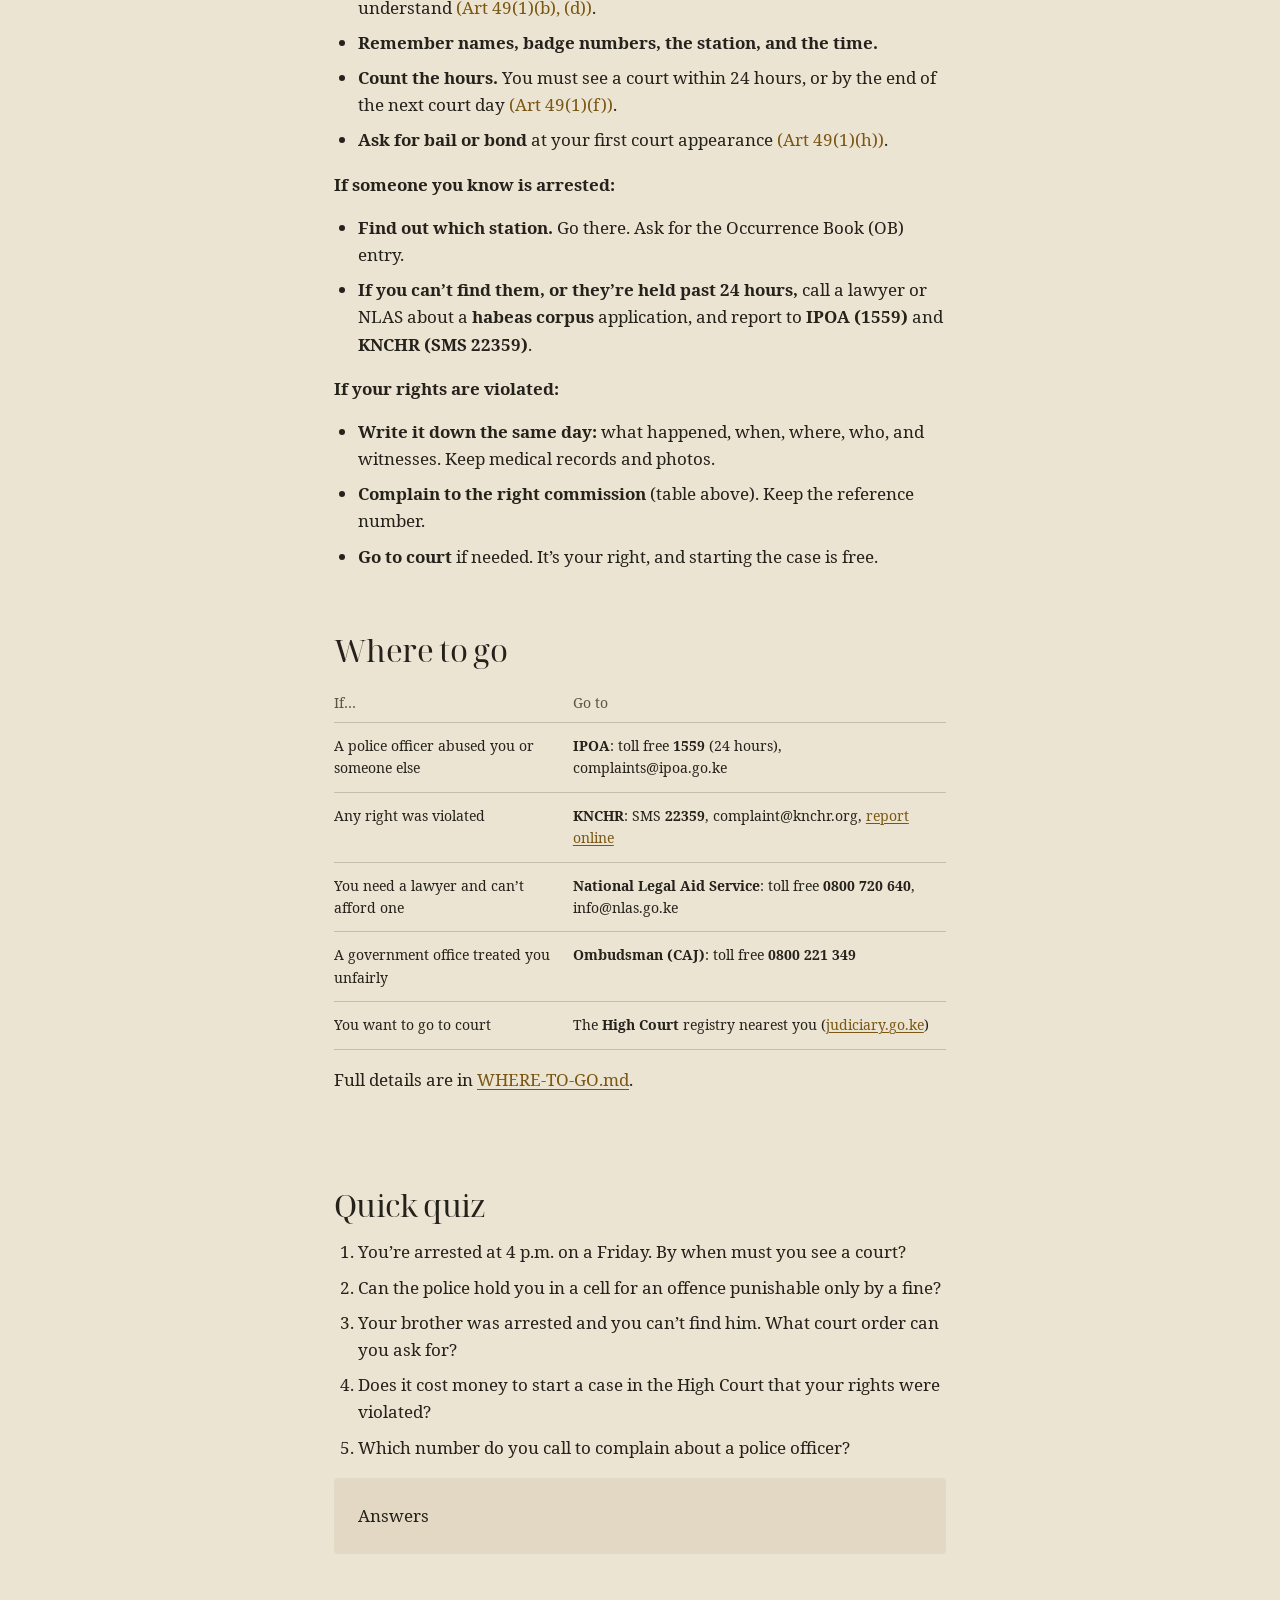
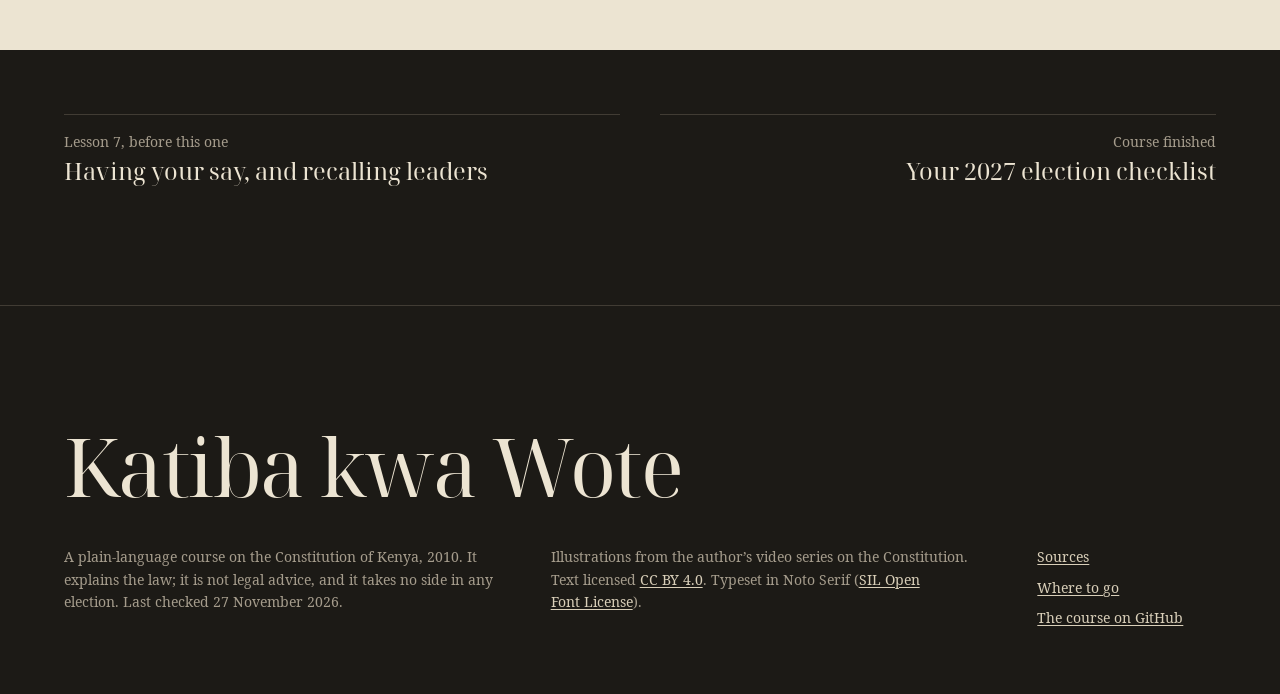
<file: docs/lessons/08-arrested-or-rights-violated.html>
<!doctype html>
<html lang="en">
<head>
<meta charset="utf-8">
<meta name="viewport" content="width=device-width, initial-scale=1">
<title>If you’re arrested, or your rights are violated | Katiba kwa Wote</title>
<meta name="description" content="Lesson 8 of a plain-language course on the Constitution of Kenya: If you’re arrested, or your rights are violated.">
<link rel="preload" href="../assets/fonts/NotoSerif-Regular.woff2" as="font" type="font/woff2" crossorigin>
<link rel="stylesheet" href="../assets/site.css">
</head>
<body>
<a class="skip" href="#main">Skip to the content</a>
<header class="masthead">
  <nav class="container nav" aria-label="Main">
    <a class="wordmark" href="../index.html">Katiba kwa Wote</a>
    <ul><li><a href="../index.html#lessons">Lessons</a></li><li><a href="../where-to-go.html">Where to go</a></li><li><a href="../glossary.html">Glossary</a></li><li><a href="../checklist.html">Checklist</a></li></ul>
  </nav>
</header>
<main id="main">

<article class="lesson">
  <header class="lesson-head container">
    <div class="lesson-title">
      <h1>If you’re arrested, or your rights are violated</h1>
      <p class="lesson-of">Lesson 8 of 8</p>
      <dl class="meta"><div><dt>Time</dt><dd>about 12 minutes</dd></div><div><dt>Articles</dt><dd>22, 23, 25, 29, 31, 48 to 51, 53, 59</dd></div></dl>
    </div>
    <figure class="lesson-art"><img src="../assets/img/06_courthouse-1600.webp" srcset="../assets/img/06_courthouse-800.webp 800w, ../assets/img/06_courthouse-1600.webp 1600w" sizes="(min-width: 60rem) 60vw, 100vw" width="1600" height="900" alt="The front of a courthouse with columns and wide steps." fetchpriority="high"></figure>
  </header>
  <div class="sheet">
    <div class="sheet-inner">
      <aside class="sw" lang="sw"><h2>Kwa ufupi</h2><p>Ukikamatwa una haki ya kuambiwa sababu, kunyamaza, kuongea na wakili, na kufikishwa
mahakamani ndani ya saa 24 (Ibara ya 49). Hakuna anayeweza kukutesa (Ibara ya 25, 29). Haki zako zikivunjwa,
unaweza kwenda Mahakama Kuu bila kulipa ada ya kufungua kesi (Ibara ya 22). Ripoti polisi kwa IPOA (1559) na
ukiukaji wa haki kwa KNCHR (SMS 22359).</p></aside>
      <div class="prose"><h2>The 24 hours</h2>
<p>Remember Otieno on the dark street in Lesson 1? This time the officer doesn&rsquo;t take a bribe. He arrests him.</p>
<p>What happens next is not up to the officer&rsquo;s mood. The Constitution has a <strong>checklist</strong>, and every item on it is
Otieno&rsquo;s.</p>
<h2>If you are arrested: your checklist <cite class="law">(Art 49)</cite></h2>
<p>You have the right:</p>
<ol>
<li><strong>To be told promptly, in a language you understand,</strong> why you&rsquo;re being arrested, that you have the right to
   remain silent, and what happens if you don&rsquo;t stay silent (49(1)(a)).</li>
<li><strong>To remain silent</strong> (49(1)(b)).</li>
<li><strong>To communicate with a lawyer</strong> and other people whose help you need, for example family (49(1)(c)).</li>
<li><strong>Not to be forced to confess</strong> or admit anything that could be used against you (49(1)(d)).</li>
<li><strong>To be kept apart from people already serving a sentence</strong> (49(1)(e)).</li>
<li><strong>To be brought before a court as soon as reasonably possible, and not later than 24 hours</strong> after arrest. If the
   24 hours end at night, on a weekend or a public holiday, then by the end of the <strong>next court day</strong> (49(1)(f)).</li>
<li><strong>At your first court appearance, to be charged, told why you&rsquo;re still being held, or released</strong> (49(1)(g)).</li>
<li><strong>To be released on bond or bail, on reasonable conditions,</strong> unless there are compelling reasons not to (49(1)(h)).</li>
</ol>
<p>And: you <strong>can&rsquo;t be held in custody</strong> for an offence punishable <strong>only by a fine</strong>, or by <strong>six months in prison or
less</strong> (49(2)).</p>
<p><strong>Never, under any circumstances:</strong> torture, beating, or cruel and degrading treatment <cite class="law">(Art 29)</cite>. Freedom from torture
is one of the four rights that <strong>can never be limited</strong>, not even in an emergency <cite class="law">(Art 25)</cite>.</p>
<p><strong>Your phone and home:</strong> nobody may search you, your home or your property, or read your communications, without a
lawful reason <cite class="law">(Art 31)</cite>.</p>
<p><strong>Children</strong> may be detained <strong>only as a last resort</strong>, for the <strong>shortest time</strong>, and <strong>separately from adults</strong>
<cite class="law">(Art 53(1)(f))</cite>.</p>
<h2>If you&rsquo;re charged: a fair trial <cite class="law">(Art 50)</cite></h2>
<p>You are <strong>presumed innocent until proven guilty</strong> (50(2)(a)). You have the right to be told the charge in enough
detail to answer it, to have time to prepare, to a lawyer of your choice, to a <strong>lawyer at State expense if
&ldquo;substantial injustice&rdquo; would otherwise result</strong>, to remain silent at the trial, to see the prosecution&rsquo;s evidence in
advance, to a free interpreter, and to appeal (50(2)).</p>
<p>Evidence obtained by violating your rights <strong>must be excluded</strong> if using it would make the trial unfair (50(4)).</p>
<h2>If you&rsquo;re held and nobody knows where: habeas corpus</h2>
<p>A person detained keeps all their rights, except those that clearly can&rsquo;t work in detention <cite class="law">(Art 51(1))</cite>. <strong>Anyone
held has the right to an order of habeas corpus</strong> <cite class="law">(Art 51(2))</cite>. That is a High Court order to the people holding
someone: <strong>bring them before the court.</strong> Family, friends or an organisation can apply on the person&rsquo;s behalf
<cite class="law">(Art 22(2))</cite>. This right <strong>can never be limited</strong> <cite class="law">(Art 25(d))</cite>.</p>
<h2>A case that shows why this matters</h2>
<p>In April 2015, a boda boda rider, Josephat Mwenda, was shot by a police officer and complained to IPOA. Human rights
lawyer <strong>Willie Kimani</strong> took up his case. On 23 June 2016, Kimani, Mwenda and their taxi driver, Joseph Muiruri,
were abducted after leaving the Mavoko law courts. Their bodies were found in a river a week later.</p>
<p>On <strong>22 July 2022</strong> the High Court convicted three police officers and a police informer of their murder. They were
sentenced on 3 February 2023 (reported by Al Jazeera and Citizen Digital). One officer was acquitted.</p>
<p>The men accused of killing them got everything the victims were denied: lawyers, time, a judge, and the presumption
of innocence. That isn&rsquo;t a weakness of the Constitution. It is the Constitution. The rules are for everyone, and
that&rsquo;s exactly why they protect you.</p>
<h2>If any of your rights is violated</h2>
<p>You have three main routes. You can use more than one.</p>
<h3>Route 1: complain to a commission (free)</h3>
<div class="table"><table>
<thead>
<tr>
<th>Who violated your right</th>
<th>Complain to</th>
</tr>
</thead>
<tbody>
<tr>
<td>A <strong>police officer</strong>: beating, shooting, unlawful arrest, a bribe, a death in custody</td>
<td><strong>IPOA</strong>: toll free <strong>1559</strong></td>
</tr>
<tr>
<td><strong>Anyone</strong>: any right in the Bill of Rights</td>
<td><strong>KNCHR</strong>: SMS <strong>22359</strong>, complaint@knchr.org. Every person has the right to complain to it <cite class="law">(Art 59(3))</cite></td>
</tr>
<tr>
<td>A <strong>government office</strong>: delay, abuse of power, unfair treatment</td>
<td><strong>Ombudsman (CAJ)</strong>: toll free <strong>0800 221 349</strong></td>
</tr>
<tr>
<td><strong>Discrimination</strong> (sex, disability, age and other grounds)</td>
<td><strong>NGEC</strong>: toll free <strong>0800 720 187</strong></td>
</tr>
<tr>
<td>A <strong>public officer asking for a bribe</strong></td>
<td><strong>EACC</strong>: toll free <strong>1551</strong></td>
</tr>
</tbody>
</table></div>
<h3>Route 2: go to court</h3>
<ul>
<li><strong>Every person</strong> can go to court claiming a right has been <strong>denied, violated, infringed or threatened</strong> <cite class="law">(Art 22(1))</cite>.</li>
<li>You can do it <strong>for yourself, for someone who can&rsquo;t act for themselves, for a group, or in the public interest</strong>
  <cite class="law">(Art 22(2))</cite>.</li>
<li><strong>No fee may be charged to start</strong> the case, formalities must be kept to a minimum, and the court may accept
  <strong>informal documents</strong>, even a letter <cite class="law">(Art 22(3))</cite>.</li>
<li>The <strong>High Court</strong> hears these cases <cite class="law">(Art 23(1))</cite>. It can make a <strong>declaration</strong> of your rights, an <strong>injunction</strong>
  (an order to stop), a <strong>conservatory order</strong> (keeping things as they are while the case runs), <strong>compensation</strong>, a
  <strong>declaration that a law is invalid</strong>, and <strong>judicial review</strong> <cite class="law">(Art 23(3))</cite>.</li>
</ul>
<h3>Route 3: get free legal help</h3>
<p>The State must ensure <strong>access to justice for all</strong>, and any fee must be reasonable <cite class="law">(Art 48)</cite>. If you can&rsquo;t afford a
lawyer, contact the <strong>National Legal Aid Service</strong>: toll free <strong>0800 720 640</strong>.</p>
<hr />
<h2>What you can do</h2>
<p><strong>If you are arrested:</strong></p>
<ul>
<li><strong>Stay calm. Don&rsquo;t resist or run.</strong> Resisting can be used against you and can get you hurt.</li>
<li><strong>Ask, politely: &ldquo;Why am I being arrested?&rdquo;</strong> <cite class="law">(Art 49(1)(a))</cite>.</li>
<li><strong>Say: &ldquo;I want to call my family / a lawyer.&rdquo;</strong> <cite class="law">(Art 49(1)(c))</cite>.</li>
<li><strong>You may stay silent.</strong> Don&rsquo;t sign or agree to anything you don&rsquo;t understand <cite class="law">(Art 49(1)(b), (d))</cite>.</li>
<li><strong>Remember names, badge numbers, the station, and the time.</strong></li>
<li><strong>Count the hours.</strong> You must see a court within 24 hours, or by the end of the next court day <cite class="law">(Art 49(1)(f))</cite>.</li>
<li><strong>Ask for bail or bond</strong> at your first court appearance <cite class="law">(Art 49(1)(h))</cite>.</li>
</ul>
<p><strong>If someone you know is arrested:</strong></p>
<ul>
<li><strong>Find out which station.</strong> Go there. Ask for the Occurrence Book (OB) entry.</li>
<li><strong>If you can&rsquo;t find them, or they&rsquo;re held past 24 hours,</strong> call a lawyer or NLAS about a <strong>habeas corpus</strong>
  application, and report to <strong>IPOA (1559)</strong> and <strong>KNCHR (SMS 22359)</strong>.</li>
</ul>
<p><strong>If your rights are violated:</strong></p>
<ul>
<li><strong>Write it down the same day:</strong> what happened, when, where, who, and witnesses. Keep medical records and photos.</li>
<li><strong>Complain to the right commission</strong> (table above). Keep the reference number.</li>
<li><strong>Go to court</strong> if needed. It&rsquo;s your right, and starting the case is free.</li>
</ul>
<h2>Where to go</h2>
<div class="table"><table>
<thead>
<tr>
<th>If&hellip;</th>
<th>Go to</th>
</tr>
</thead>
<tbody>
<tr>
<td>A police officer abused you or someone else</td>
<td><strong>IPOA</strong>: toll free <strong>1559</strong> (24 hours), complaints@ipoa.go.ke</td>
</tr>
<tr>
<td>Any right was violated</td>
<td><strong>KNCHR</strong>: SMS <strong>22359</strong>, complaint@knchr.org, <a href="https://www.knchr.org/Report-Violation" rel="noopener">report online</a></td>
</tr>
<tr>
<td>You need a lawyer and can&rsquo;t afford one</td>
<td><strong>National Legal Aid Service</strong>: toll free <strong>0800 720 640</strong>, info@nlas.go.ke</td>
</tr>
<tr>
<td>A government office treated you unfairly</td>
<td><strong>Ombudsman (CAJ)</strong>: toll free <strong>0800 221 349</strong></td>
</tr>
<tr>
<td>You want to go to court</td>
<td>The <strong>High Court</strong> registry nearest you (<a href="https://judiciary.go.ke" rel="noopener">judiciary.go.ke</a>)</td>
</tr>
</tbody>
</table></div>
<p>Full details are in <a href="../where-to-go.html">WHERE-TO-GO.md</a>.</p>
<hr />
<h2>Quick quiz</h2>
<ol>
<li>You&rsquo;re arrested at 4 p.m. on a Friday. By when must you see a court?</li>
<li>Can the police hold you in a cell for an offence punishable only by a fine?</li>
<li>Your brother was arrested and you can&rsquo;t find him. What court order can you ask for?</li>
<li>Does it cost money to start a case in the High Court that your rights were violated?</li>
<li>Which number do you call to complain about a police officer?</li>
</ol>
<details>
<summary>Answers</summary>
<ol>
<li>The 24 hours end on Saturday afternoon, outside court days, so by the end of the next court day: normally Monday
   <cite class="law">(Art 49(1)(f)(ii))</cite>.</li>
<li>No <cite class="law">(Art 49(2))</cite>.</li>
<li>Habeas corpus: an order to bring him before the court <cite class="law">(Art 51(2), 25(d))</cite>.</li>
<li>No. No fee may be charged to start the case <cite class="law">(Art 22(3)(c))</cite>.</li>
<li>IPOA, toll free 1559.</li>
</ol>
</details></div>
    </div>
  </div>
  <nav class="container steps" aria-label="Lessons"><a class="step prev" href="../lessons/07-public-participation-and-recall.html"><span>Lesson 7, before this one</span><strong>Having your say, and recalling leaders</strong></a><a class="step next" href="../checklist.html"><span>Course finished</span><strong>Your 2027 election checklist</strong></a></nav>
</article>
</main>
<footer class="colophon">
  <div class="container">
    <p class="colophon-mark"><a href="../index.html">Katiba kwa Wote</a></p>
    <div class="colophon-grid">
      <p>A plain-language course on the Constitution of Kenya, 2010. It explains the law; it is not legal advice,
      and it takes no side in any election. Last checked 27 November 2026.</p>
      <p>Illustrations from the author’s video series on the Constitution. Text licensed
      <a href="https://github.com/sagebeme/katiba-kwa-wote/blob/main/LICENSE" rel="noopener">CC BY 4.0</a>. Typeset in Noto Serif
      (<a href="../assets/fonts/OFL.txt">SIL Open Font License</a>).</p>
      <ul class="colophon-links">
        <li><a href="../sources.html">Sources</a></li>
        <li><a href="../where-to-go.html">Where to go</a></li>
        <li><a href="https://github.com/sagebeme/katiba-kwa-wote" rel="noopener">The course on GitHub</a></li>
      </ul>
    </div>
  </div>
</footer>
</body>
</html>
</file>
<file: docs/assets/site.css>
/* Hallmark · shape: course book (a home that is the contents page, then one long-document page per lesson) · genre: editorial · theme: custom (inherited from the author's video series palette) · job: learn, and find help now · idea: "every rule on the page is pinned to its Article, so a reader can check the law themselves" · vibe: "lamplit archive, plain talk, calm and honest"
 * paper: oklch(21.9% 0.008 85) umber, with reading sheets at oklch(92% 0.026 87) · accent: oklch(70.8% 0.122 85) ochre · display: Noto Serif Display · body: Noto Serif · hero: headline, one sentence and the start action beside the series' roadside illustration · nav: wordmark and four plain links, no button · footer: the wordmark returns large over two notes and three links · imagery: the author's own series illustrations · signature: the "what's happening to you?" finder, each answer carrying its Article and the number to call
 * axes: dark/roman-serif/warm · posture: committed (the series palette) · contrast: pass · fold: pass · v2.0.0 */
/* Hallmark · sweep: sloplint static 0 FAIL 0 WARN · render tier and finish review not run (no headless renderer installed); checked by hand in a browser at 1440, 768 and 375 */
/* Hallmark · dismissed 58 · the static count adds all six finder answers, which show one at a time once the script runs; the home page reads about 430 words */
/* Hallmark · pre-emit critique: P4 H4 E4 S5 R4 V4 · weakest: E, long lesson pages strain the 80-word screen; they are a Long Document shape and the home page keeps the budget */
@import url("./tokens.css");
@import url("./base.css");

@font-face { font-family: "Noto Serif"; src: url("fonts/NotoSerif-Regular.woff2") format("woff2"); font-weight: 400; font-style: normal; font-display: swap; }
@font-face { font-family: "Noto Serif"; src: url("fonts/NotoSerif-Italic.woff2") format("woff2"); font-weight: 400; font-style: italic; font-display: swap; }
@font-face { font-family: "Noto Serif"; src: url("fonts/NotoSerif-Bold.woff2") format("woff2"); font-weight: 700; font-style: normal; font-display: swap; }
@font-face { font-family: "Noto Serif Display"; src: url("fonts/NotoSerifDisplay-Regular.woff2") format("woff2"); font-weight: 400; font-style: normal; font-display: swap; }

body { font-size: var(--text-md); line-height: 1.6; }
h1, h2, h3 { font-weight: 400; letter-spacing: var(--tracking-display); line-height: 1.08; text-wrap: pretty; }
strong { font-weight: 700; }

.skip { position: absolute; left: var(--space-md); top: calc(-1 * var(--space-3xl)); background: var(--color-accent); color: var(--color-accent-ink); padding: var(--space-xs) var(--space-md); z-index: var(--z-toast); }
.skip:focus-visible { top: var(--space-md); }

/* Masthead: the wordmark and four plain links. */
.masthead { border-bottom: var(--rule-hair) solid var(--color-rule); }
.nav { display: flex; flex-wrap: wrap; align-items: baseline; justify-content: space-between; gap: var(--space-sm) var(--space-xl); padding-block: var(--space-lg); }
.wordmark { font-family: var(--font-display); font-size: var(--text-xl); text-decoration: none; color: var(--color-ink); }
.nav ul { display: flex; flex-wrap: wrap; gap: var(--space-xs) var(--space-lg); margin: 0; padding: 0; list-style: none; }
.nav ul a { font-size: var(--text-sm); color: var(--color-ink-2); text-decoration: none; white-space: nowrap; padding-block: var(--space-2xs); }
.nav ul a:hover, .nav ul a[aria-current] { color: var(--color-accent); text-decoration: underline; }
.nav a:focus-visible, .wordmark:focus-visible { outline: 2px solid var(--color-focus); outline-offset: 4px; }

/* Buttons and quiet links: one filled recipe for the whole site. */
.button { display: inline-flex; align-items: center; min-height: 48px; padding: var(--space-sm) var(--space-lg); background: var(--color-accent); color: var(--color-accent-ink); text-decoration: none; border-radius: var(--radius-card); white-space: nowrap; transition: background-color var(--dur-micro) var(--ease-out), transform var(--dur-micro) var(--ease-out); }
.button:hover { background: color-mix(in oklch, var(--color-accent) 86%, var(--color-ink)); }
.button:active { transform: translateY(1px); }
.button:focus-visible { outline: 2px solid var(--color-ink); outline-offset: 3px; }
.quiet-link { color: var(--color-ink); text-underline-offset: 0.2em; white-space: nowrap; }
.quiet-link:hover { color: var(--color-accent); }
.quiet-link:focus-visible { outline: 2px solid var(--color-focus); outline-offset: 3px; }

/* Hero: headline, one sentence, the start action, and Otieno at the roadside. */
.hero { display: grid; grid-template-columns: minmax(0, 6fr) minmax(0, 6fr); gap: var(--space-2xl); align-items: center; padding-block: var(--space-3xl) var(--section-gap-s); }
.hero h1 { font-size: clamp(2.75rem, 4vw + 0.75rem, 4.75rem); }
.lede { font-size: var(--text-lead); color: var(--color-ink-2); margin-top: var(--space-lg); max-width: 30ch; }
.hero-actions { display: flex; flex-wrap: wrap; align-items: center; gap: var(--space-md) var(--space-xl); margin-top: var(--space-xl); }
.hero-art, .ballots-art, .lesson-art { margin: 0; }
.hero-art img, .ballots-art img, .lesson-art img { width: 100%; aspect-ratio: 16 / 9; object-fit: cover; border-radius: var(--radius-card); }
figcaption { font-size: var(--text-sm); color: var(--color-muted); margin-top: var(--space-sm); max-width: 60ch; }

/* The reading sheet: paper ground, used for the finder, the checks and every lesson. */
.sheet-band, .sheet { background: var(--color-sheet); color: var(--color-sheet-ink); --color-focus: var(--color-sheet-accent); }
.sheet-band figcaption, .sheet figcaption { color: var(--color-sheet-muted); }

/* Finder: the signature. Without scripting every answer shows as a list. */
.finder-grid { display: grid; grid-template-columns: minmax(0, 5fr) minmax(0, 7fr); gap: var(--space-2xl); padding-block: var(--space-3xl); align-items: start; }
.finder h2 { font-size: var(--text-section); max-width: 12ch; }
.finder-tabs { display: none; margin: var(--space-xl) 0 0; padding: 0; list-style: none; }
.js .finder-tabs { display: block; }
.finder-tab { display: block; width: 100%; min-height: 48px; padding: var(--space-sm) 0; text-align: left; background: none; border: 0; border-bottom: var(--rule-hair) solid var(--color-sheet-rule); color: var(--color-sheet-ink); font-size: var(--text-lg); white-space: nowrap; cursor: pointer; transition: color var(--dur-micro) var(--ease-out); }
.finder-tab:hover { color: var(--color-sheet-accent); }
.finder-tab[aria-pressed="true"] { color: var(--color-sheet-accent); text-decoration: underline; text-decoration-thickness: 2px; text-underline-offset: 0.25em; }
.finder-tab:active { color: var(--color-sheet-ink); }
.finder-tab:focus-visible { outline: 2px solid var(--color-focus); outline-offset: 2px; }
.finder-answers { display: grid; gap: var(--space-2xl); }
.js .finder-answers { gap: 0; padding-top: var(--space-xs); }
.finder-answer h3 { font-size: var(--text-xl); margin-bottom: var(--space-sm); }
.js .finder-answer h3 { position: absolute; width: 1px; height: 1px; overflow: hidden; clip-path: inset(50%); white-space: nowrap; }
.finder-law { font-family: var(--font-display); font-size: var(--text-2xl); line-height: 1.25; max-width: 30ch; }
.finder-answer dl { display: grid; gap: var(--space-md); margin: var(--space-xl) 0 0; }
.finder-answer dl div { display: grid; grid-template-columns: minmax(0, 7rem) minmax(0, 1fr); gap: var(--space-md); padding-top: var(--space-md); border-top: var(--rule-hair) solid var(--color-sheet-rule); }
.finder-answer dt { font-size: var(--text-sm); color: var(--color-sheet-muted); }
.finder-answer dd { margin: 0; font-size: var(--text-lg); }
.finder-more { display: inline-block; margin-top: var(--space-lg); color: var(--color-sheet-accent); }
.finder-more:focus-visible { outline: 2px solid var(--color-focus); outline-offset: 3px; }

/* Legal citations: the idea. Every "(Art ...)" is set in the accent, so the law behind each line shows. */
cite.law { font-style: normal; color: var(--color-sheet-accent); font-variant-numeric: tabular-nums; }

/* Contents: the lessons as a book's contents page. */
.contents { padding-block: var(--section-gap); }
.contents h2, .hotlines h2 { font-size: var(--text-section); max-width: 18ch; }
.rows { margin: var(--space-2xl) 0 0; padding: 0; list-style: none; display: grid; grid-template-columns: repeat(2, minmax(0, 1fr)); column-gap: var(--space-2xl); }
.rows a { display: grid; grid-template-columns: minmax(0, 3rem) minmax(0, 1fr) auto; align-items: baseline; gap: var(--space-md); padding-block: var(--space-lg); border-top: var(--rule-hair) solid var(--color-rule); color: var(--color-ink); text-decoration: none; transition: color var(--dur-micro) var(--ease-out); }
.rows a:hover .row-title { color: var(--color-accent); }
.rows a:focus-visible { outline: 2px solid var(--color-focus); outline-offset: 4px; }
.row-num { font-family: var(--font-display); font-size: var(--text-2xl); color: var(--color-accent); font-variant-numeric: tabular-nums; }
.row-title { font-family: var(--font-display); font-size: var(--text-title); line-height: 1.2; }
.row-meta { font-size: var(--text-sm); color: var(--color-muted); white-space: nowrap; }

/* Six ballots: set as paper strips, the MCA's strip the biggest. */
.ballots { background: var(--color-paper-2); }
.ballots-grid { display: grid; grid-template-columns: minmax(0, 6fr) minmax(0, 6fr); gap: var(--space-2xl); align-items: center; padding-block: var(--section-gap-s); }
.ballots h2 { font-size: var(--text-section); max-width: 16ch; }
.ballot-stack { margin: var(--space-xl) 0 var(--space-xl); padding: 0; list-style: none; display: grid; gap: var(--space-xs); }
.ballot { display: flex; flex-wrap: wrap; align-items: baseline; gap: var(--space-2xs) var(--space-md); padding: var(--space-sm) var(--space-md); background: var(--color-sheet); color: var(--color-sheet-ink); border-radius: var(--radius-card); }
.ballot strong { font-family: var(--font-display); font-weight: 400; }
.ballot span { font-size: var(--text-sm); color: var(--color-sheet-muted); }
.ballot-1 strong, .ballot-2 strong, .ballot-3 strong { font-size: var(--text-md); }
.ballot-4 strong, .ballot-5 strong { font-size: var(--text-lg); }
.ballot-6 { padding-block: var(--space-md); transform: rotate(-0.6deg); }
.ballot-6 strong { font-size: var(--text-3xl); }
.ballot-6 span { font-size: var(--text-lg); color: var(--color-sheet-ink); }

/* Hotlines: the numbers set large. */
.hotlines { padding-block: var(--section-gap); }
.hot-list { margin: var(--space-2xl) 0 0; padding: 0; list-style: none; display: grid; grid-template-columns: repeat(3, minmax(0, 1fr)); gap: var(--space-xl) var(--space-2xl); }
.hot-list li { display: grid; gap: var(--space-2xs); padding-top: var(--space-md); border-top: var(--rule-hair) solid var(--color-rule); }
.hot-num { font-family: var(--font-display); font-size: var(--text-display-s); color: var(--color-ink); font-variant-numeric: tabular-nums lining-nums; line-height: 1.1; white-space: nowrap; }
.hot-what { font-size: var(--text-lg); }
.hot-who { font-size: var(--text-sm); color: var(--color-muted); }
.hot-note { margin-top: var(--space-xl); color: var(--color-muted); font-size: var(--text-sm); }
.hot-note a { color: var(--color-ink); }
.hot-note a:focus-visible { outline: 2px solid var(--color-focus); outline-offset: 3px; }

/* How it was checked. */
.checked-grid { display: grid; grid-template-columns: minmax(0, 5fr) minmax(0, 7fr); gap: var(--space-xl) var(--space-2xl); padding-block: var(--space-3xl); }
.checked h2 { font-size: var(--text-section); max-width: 12ch; grid-row: span 3; }
.specimen { grid-column: 2; }
.specimen { margin: 0; font-family: var(--font-display); font-size: var(--text-2xl); line-height: 1.3; }
.checked-list { grid-column: 2; margin: 0; padding-left: var(--space-lg); display: grid; gap: var(--space-xs); max-width: 60ch; }
.checked-sw { grid-column: 2; color: var(--color-sheet-muted); }

/* Colophon: the name returns, large. */
.colophon { padding-block: var(--section-gap-s) var(--space-2xl); border-top: var(--rule-hair) solid var(--color-rule); }
.colophon-mark { font-family: var(--font-display); font-size: var(--text-display); line-height: 1; letter-spacing: var(--tracking-display); }
.colophon-mark a { text-decoration: none; color: var(--color-ink); }
.colophon-grid { display: grid; grid-template-columns: minmax(0, 5fr) minmax(0, 5fr) minmax(0, 2fr); gap: var(--space-xl); margin-top: var(--space-xl); color: var(--color-muted); font-size: var(--text-sm); }
.colophon-grid a { color: var(--color-ink-2); }
.colophon-links { margin: 0; padding: 0; list-style: none; display: grid; gap: var(--space-xs); }
.colophon a:focus-visible { outline: 2px solid var(--color-focus); outline-offset: 3px; }

/* Lesson and reference pages. */
.lesson-head { display: grid; grid-template-columns: minmax(0, 6fr) minmax(0, 6fr); gap: var(--space-2xl); align-items: end; padding-block: var(--space-2xl) var(--space-3xl); }
.doc-head { padding-block: var(--space-2xl) var(--space-3xl); }
.lesson-head h1, .doc-head h1 { font-size: var(--text-display-s); max-width: 18ch; }
.lesson-of { margin-top: var(--space-lg); color: var(--color-ink-2); }
.meta { display: grid; gap: var(--space-xs); margin: var(--space-md) 0 0; font-size: var(--text-sm); color: var(--color-muted); }
.meta div { display: grid; grid-template-columns: minmax(0, 5rem) minmax(0, 1fr); gap: var(--space-sm); }
.meta dd { margin: 0; color: var(--color-ink-2); }
.sheet-inner { max-width: calc(68ch + 2 * var(--gutter)); margin-inline: auto; padding: var(--space-3xl) var(--gutter); }
.sw { background: var(--color-sheet-2); padding: var(--space-lg); border-radius: var(--radius-card); margin-bottom: var(--space-2xl); }
.sw h2 { font-size: var(--text-lg); margin-bottom: var(--space-xs); }

.prose { font-size: 1.0625rem; }
.prose > * + * { margin-top: var(--space-md); }
.prose h2 { font-size: var(--text-2xl); margin-top: var(--space-2xl); }
.prose h3 { font-size: var(--text-xl); margin-top: var(--space-xl); }
.prose h2 + *, .prose h3 + * { margin-top: var(--space-md); }
.prose p, .prose li { max-width: 68ch; }
.prose ul, .prose ol { padding-left: var(--space-lg); }
.prose li + li { margin-top: var(--space-xs); }
.prose a { color: var(--color-sheet-accent); }
.prose a:hover { color: var(--color-sheet-ink); }
.prose a:focus-visible { outline: 2px solid var(--color-focus); outline-offset: 2px; }
.prose hr { border: 0; height: var(--space-md); }
.note { background: var(--color-sheet-2); padding: var(--space-md) var(--space-lg); border-radius: var(--radius-card); }
.note > * + * { margin-top: var(--space-xs); }
.table { overflow-x: auto; }
.prose table { width: 100%; border-collapse: collapse; font-size: var(--text-sm); }
.prose th { text-align: left; font-weight: 400; color: var(--color-sheet-muted); padding: var(--space-xs) var(--space-sm) var(--space-xs) 0; border-bottom: var(--rule-hair) solid var(--color-sheet-rule); }
.prose td { padding: var(--space-sm) var(--space-sm) var(--space-sm) 0; vertical-align: top; border-bottom: var(--rule-hair) solid var(--color-sheet-rule); }
.prose details { background: var(--color-sheet-2); padding: var(--space-md) var(--space-lg); border-radius: var(--radius-card); }
.prose summary { cursor: pointer; min-height: 44px; display: flex; align-items: center; }
.prose summary:focus-visible { outline: 2px solid var(--color-focus); outline-offset: 2px; }
.prose details[open] summary { margin-bottom: var(--space-sm); }
.task { list-style: none; margin-left: calc(-1 * var(--space-lg)); }
.task label { display: grid; grid-template-columns: auto minmax(0, 1fr); gap: var(--space-sm); align-items: start; cursor: pointer; }
.task input { width: 1.25rem; height: 1.25rem; margin-top: var(--space-2xs); accent-color: var(--color-sheet-accent); }
.task input:focus-visible { outline: 2px solid var(--color-focus); outline-offset: 2px; }
.task input:disabled { cursor: not-allowed; opacity: 0.5; }

.steps { display: grid; grid-template-columns: repeat(2, minmax(0, 1fr)); gap: var(--space-xl); padding-block: var(--space-2xl) var(--section-gap-s); }
.step { display: grid; gap: var(--space-2xs); padding-top: var(--space-md); border-top: var(--rule-hair) solid var(--color-rule); color: var(--color-ink); text-decoration: none; }
.step span { font-size: var(--text-sm); color: var(--color-muted); }
.step strong { font-family: var(--font-display); font-weight: 400; font-size: var(--text-title); line-height: 1.2; }
.step:hover strong { color: var(--color-accent); }
.step:focus-visible { outline: 2px solid var(--color-focus); outline-offset: 4px; }
.step.next { grid-column: 2; text-align: right; }

@media (max-width: 60rem) {
  .hero, .finder-grid, .ballots-grid, .checked-grid, .lesson-head, .colophon-grid { grid-template-columns: minmax(0, 1fr); }
  .hero { gap: var(--space-xl); padding-top: var(--space-xl); }
  .rows, .hot-list { grid-template-columns: minmax(0, 1fr); }
  .hot-list { grid-template-columns: repeat(2, minmax(0, 1fr)); }
  .checked-list, .checked-sw, .specimen { grid-column: 1; }
  .checked h2 { grid-row: auto; }
  .lesson-head { gap: var(--space-xl); }
}
@media (max-width: 40rem) {
  .hot-list, .steps { grid-template-columns: minmax(0, 1fr); }
  .step.next { grid-column: 1; text-align: left; }
  .rows a { grid-template-columns: minmax(0, 2.25rem) minmax(0, 1fr); }
  .row-meta { grid-column: 2; }
  .finder-answer dl div { grid-template-columns: minmax(0, 1fr); gap: var(--space-2xs); }
  .finder-tab { font-size: var(--text-md); }
}
</file>
